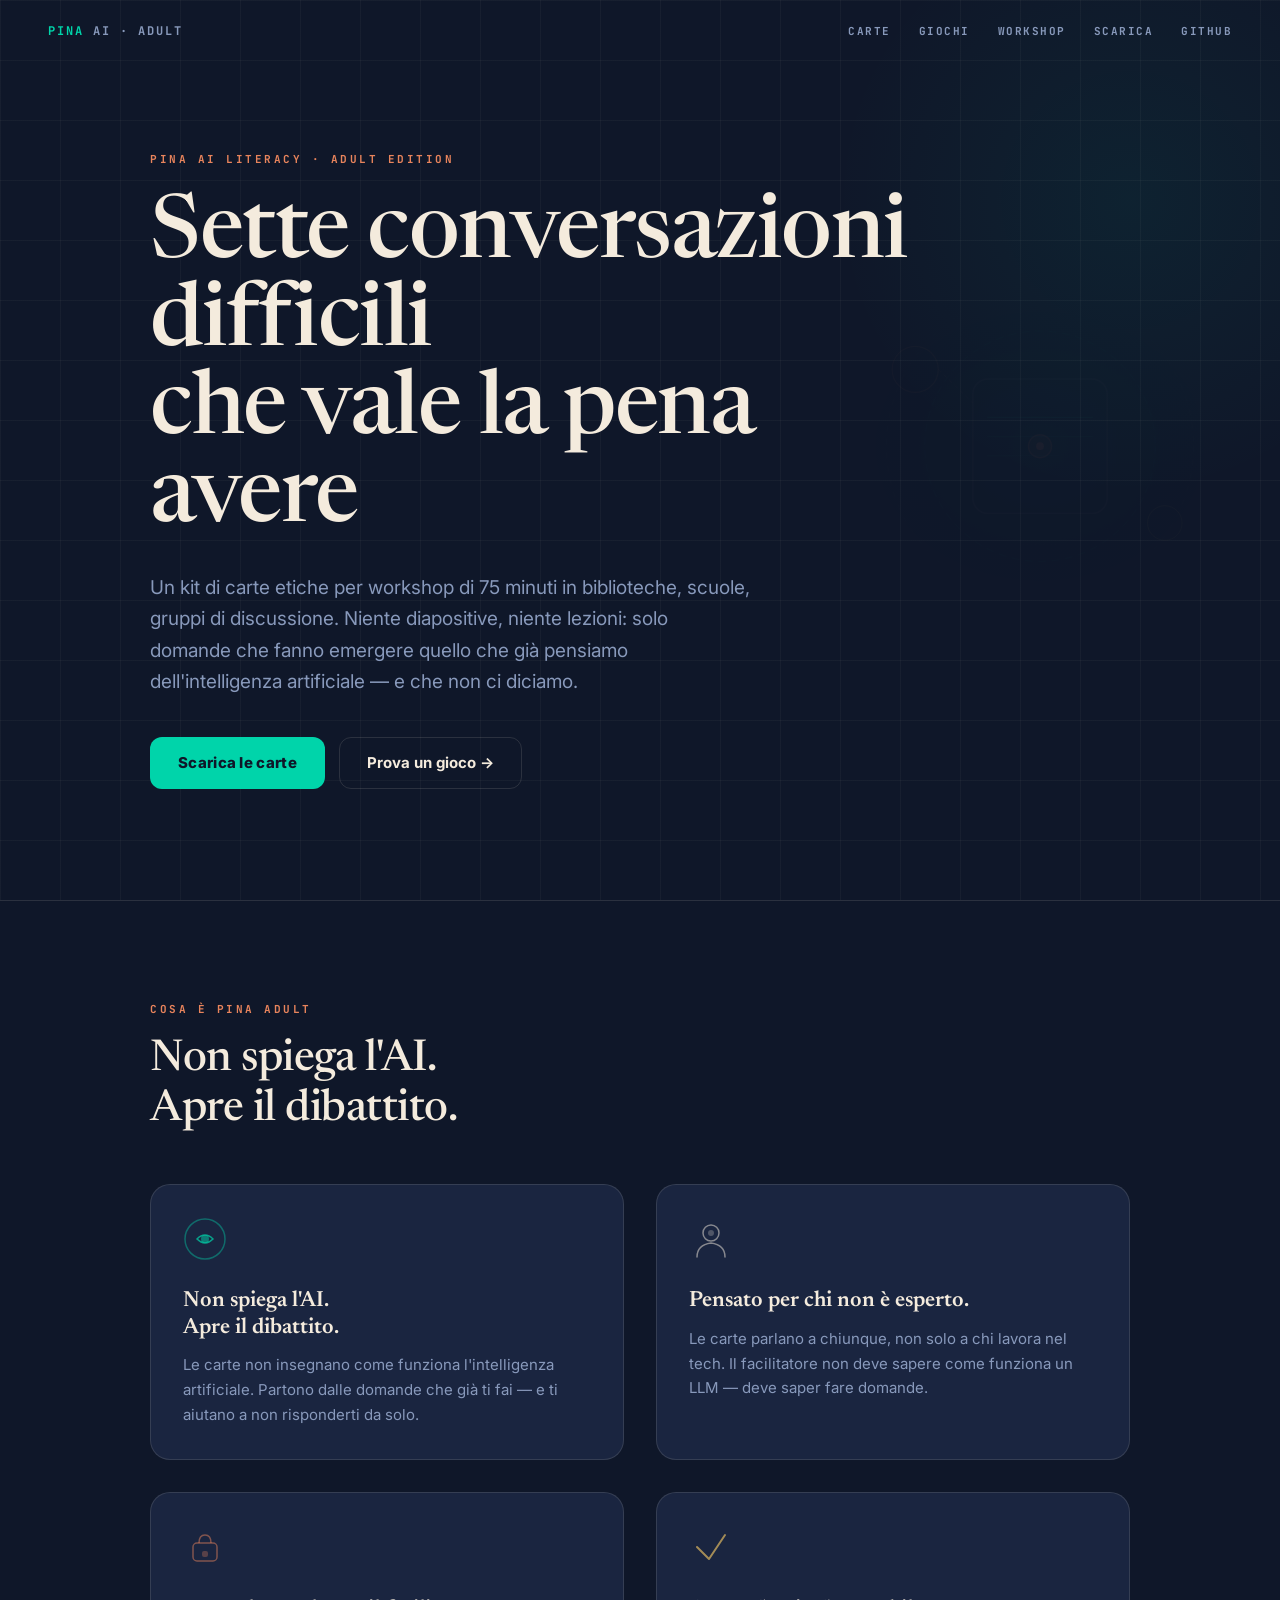
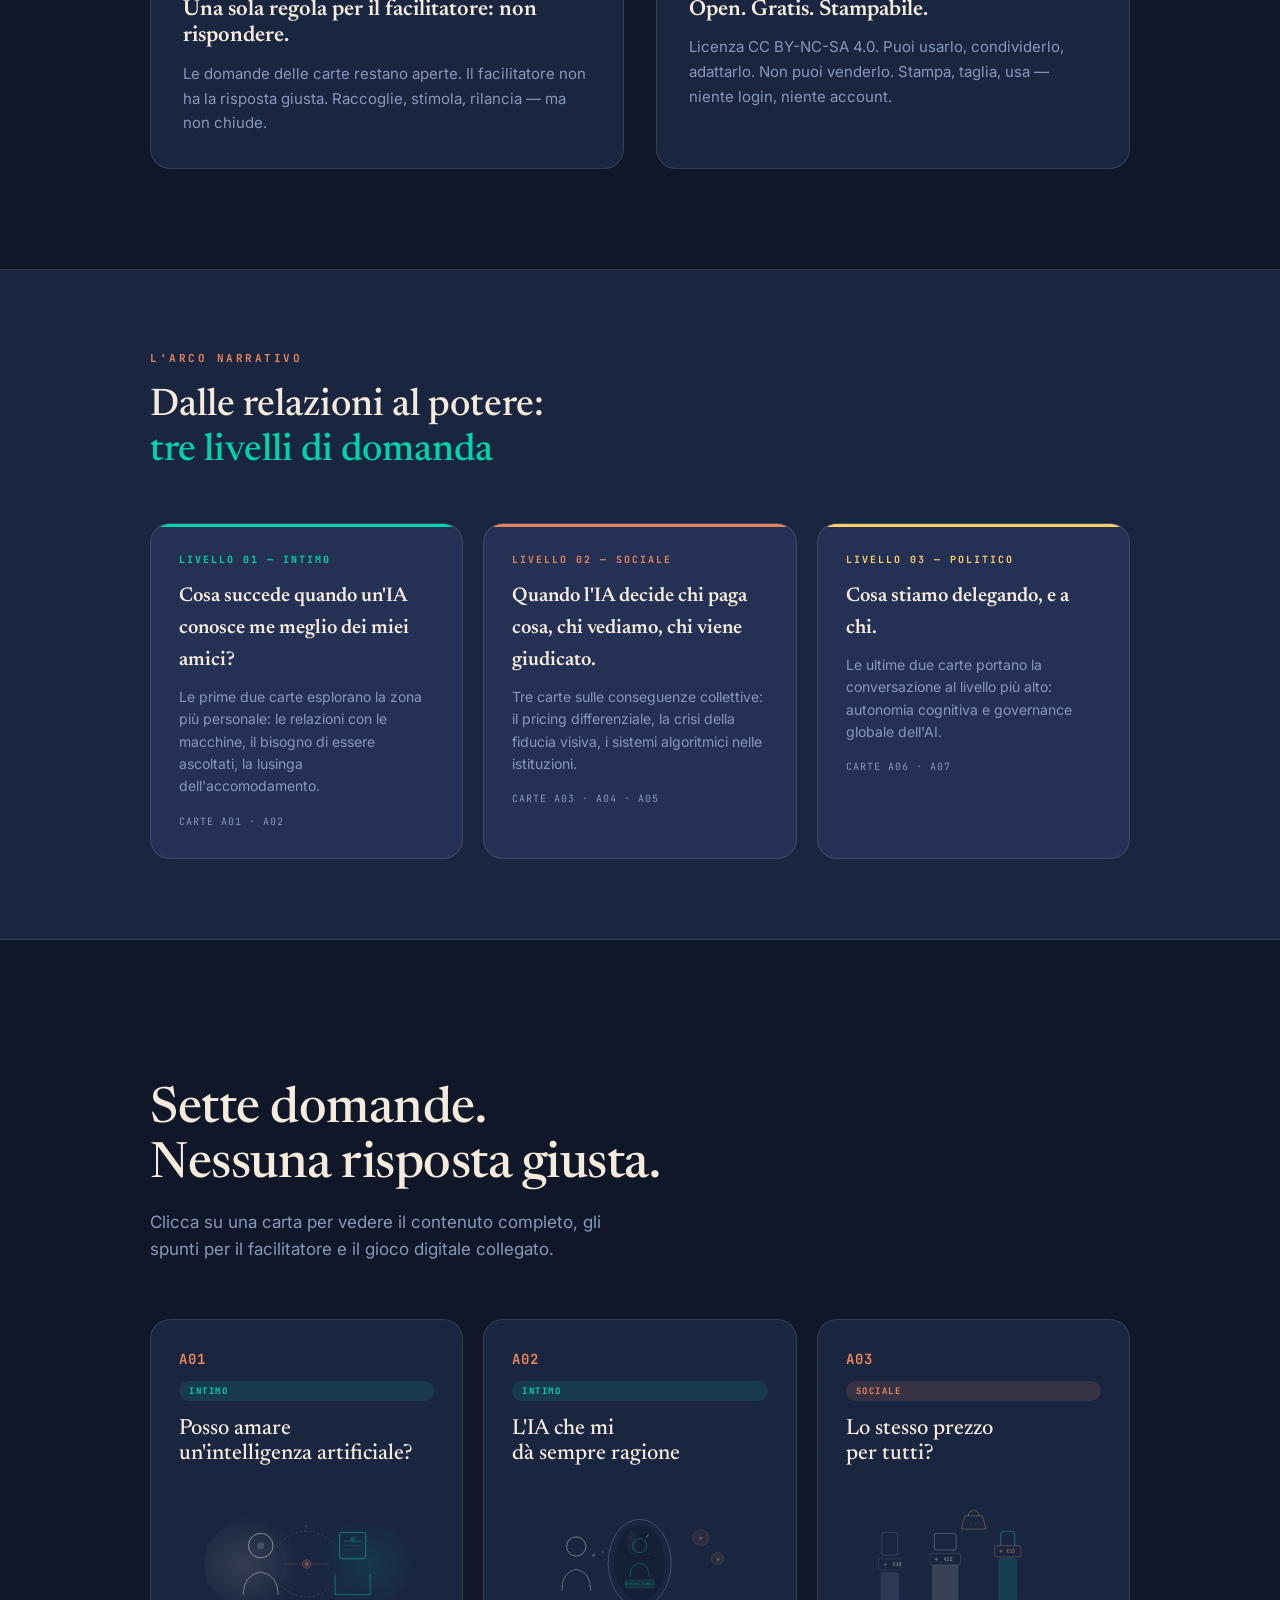
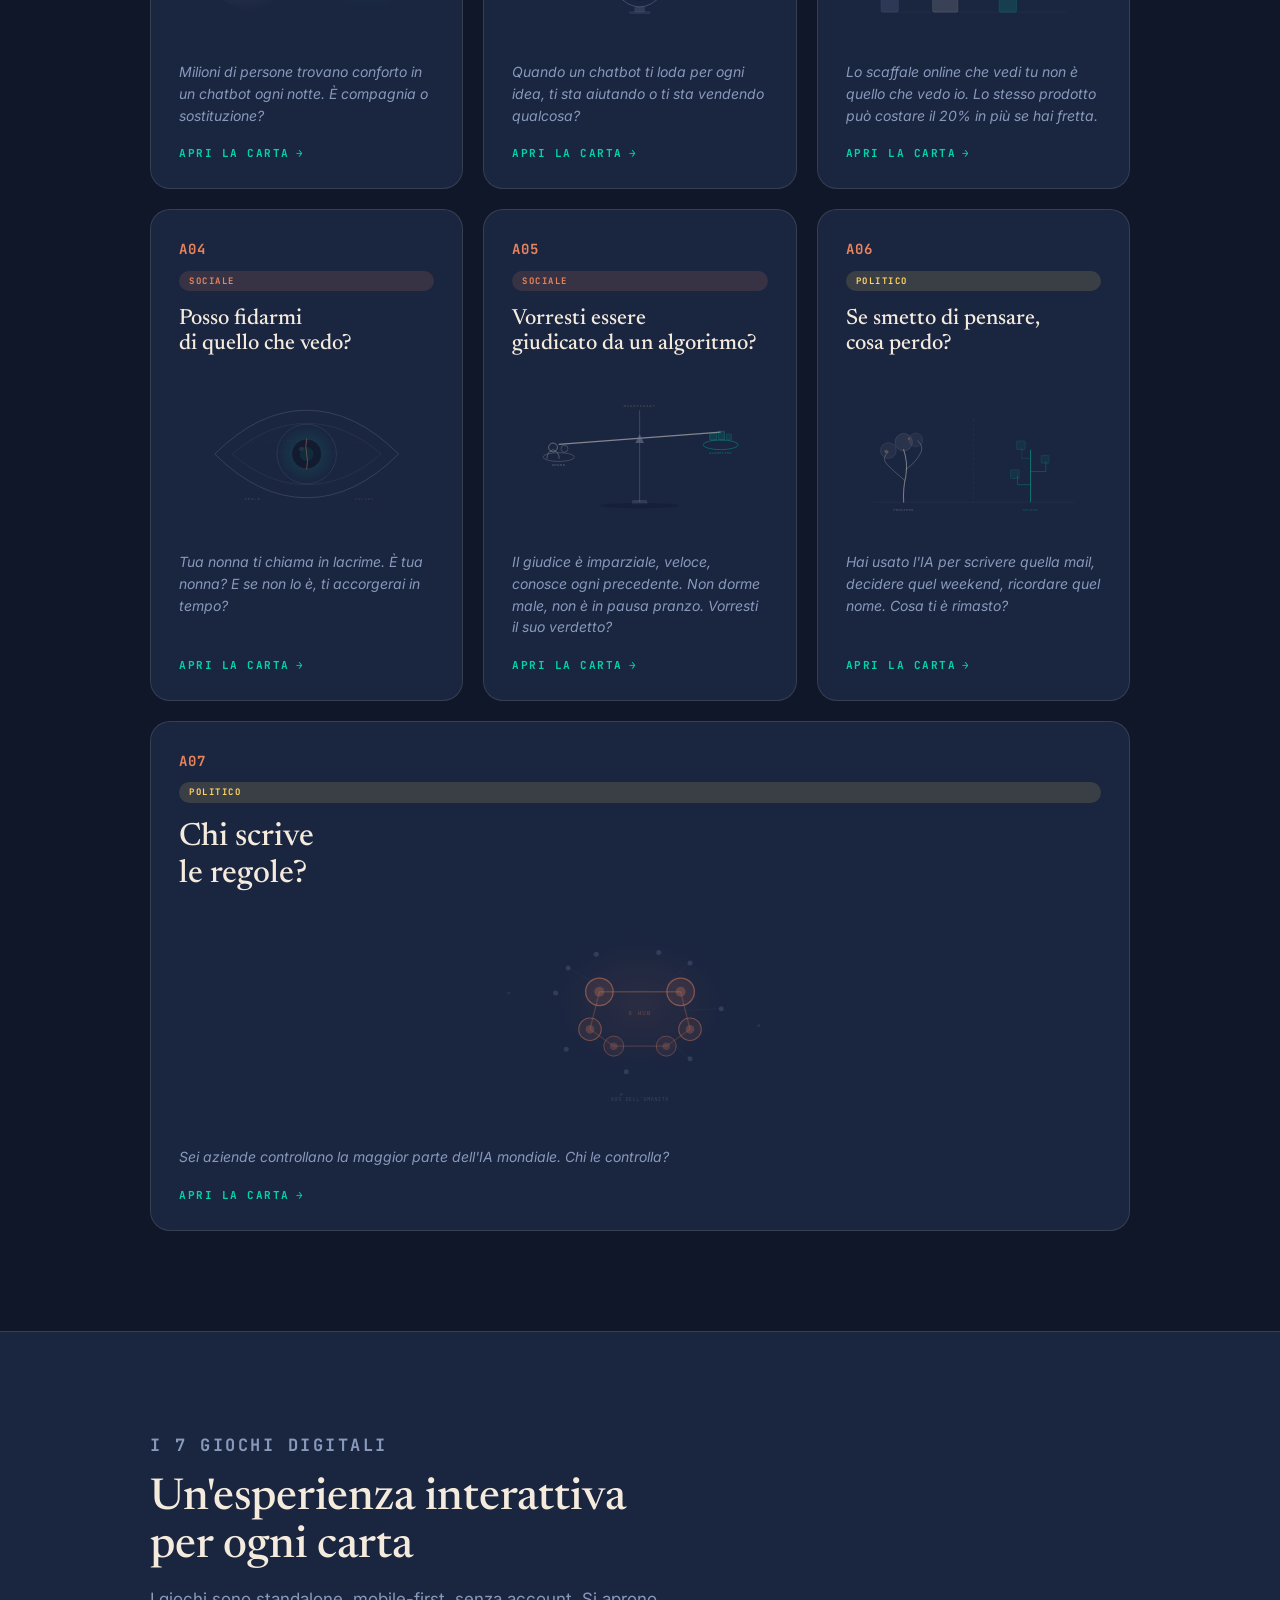
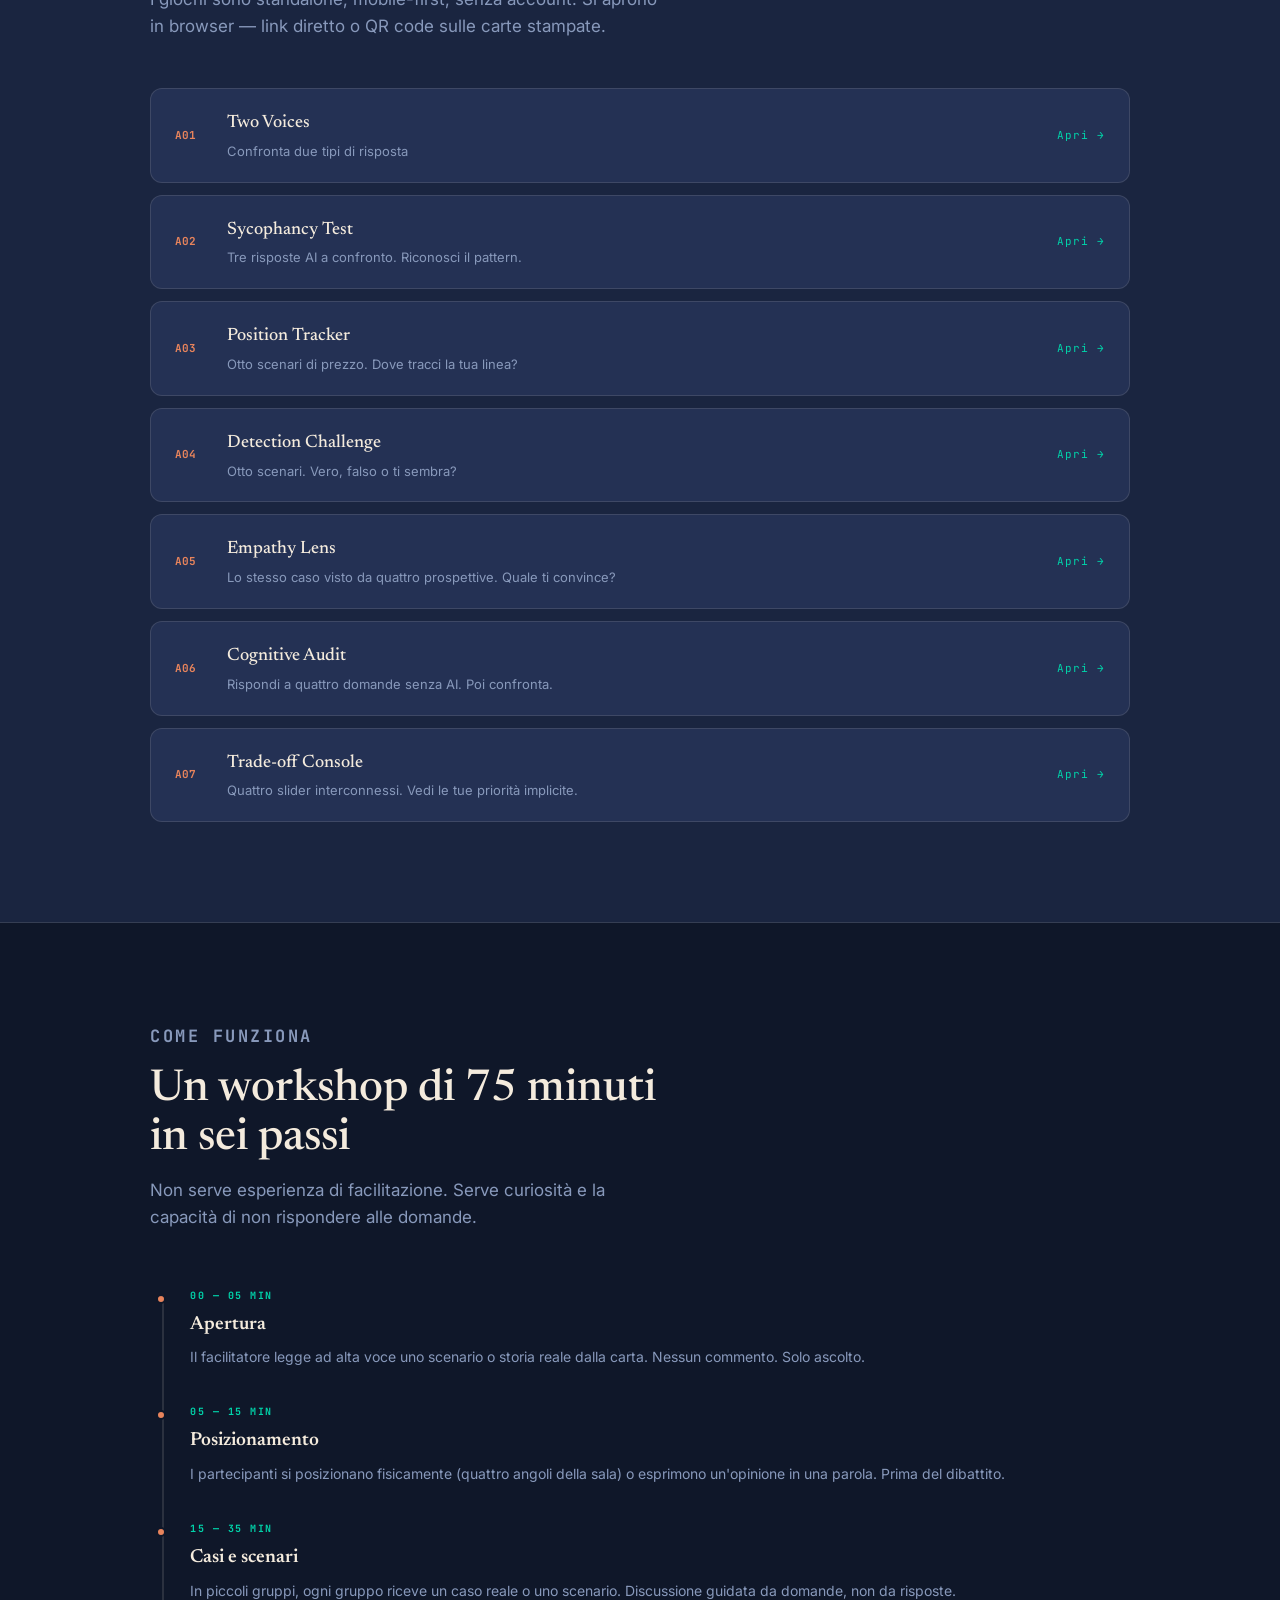
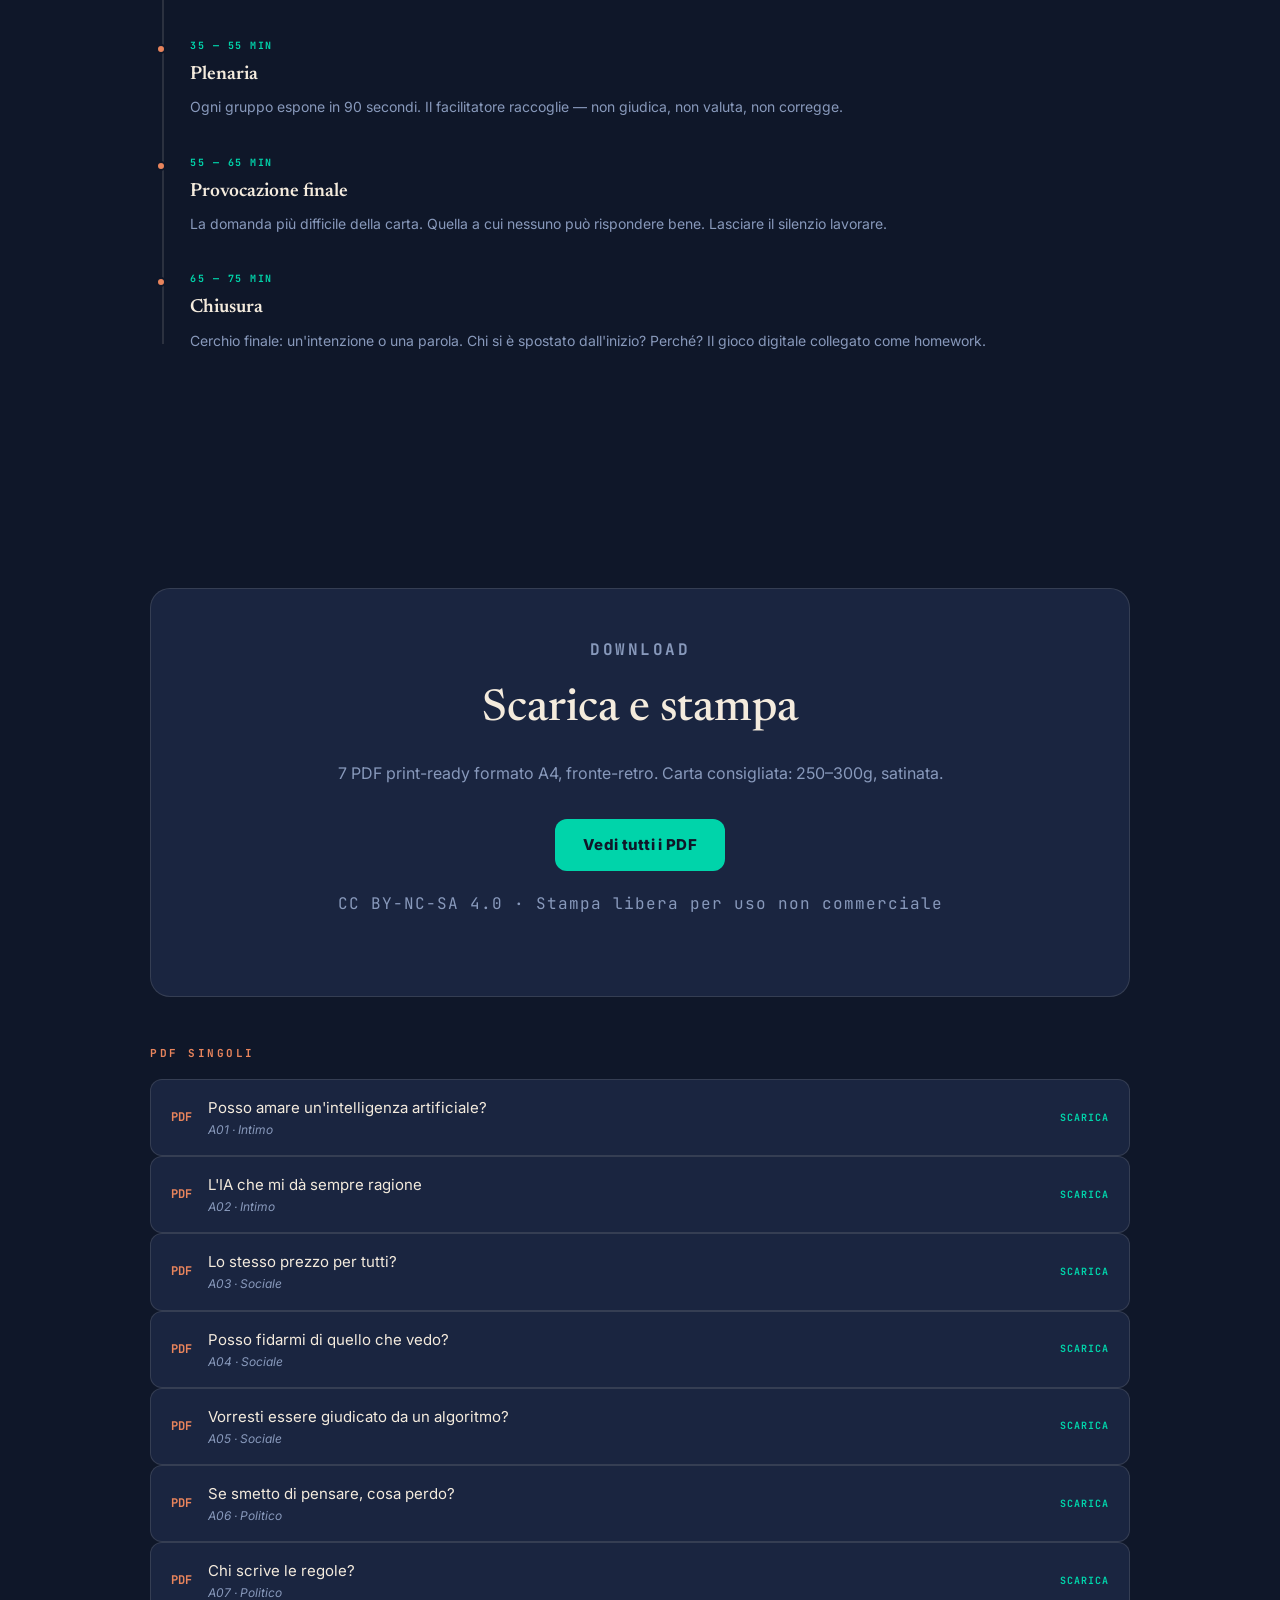
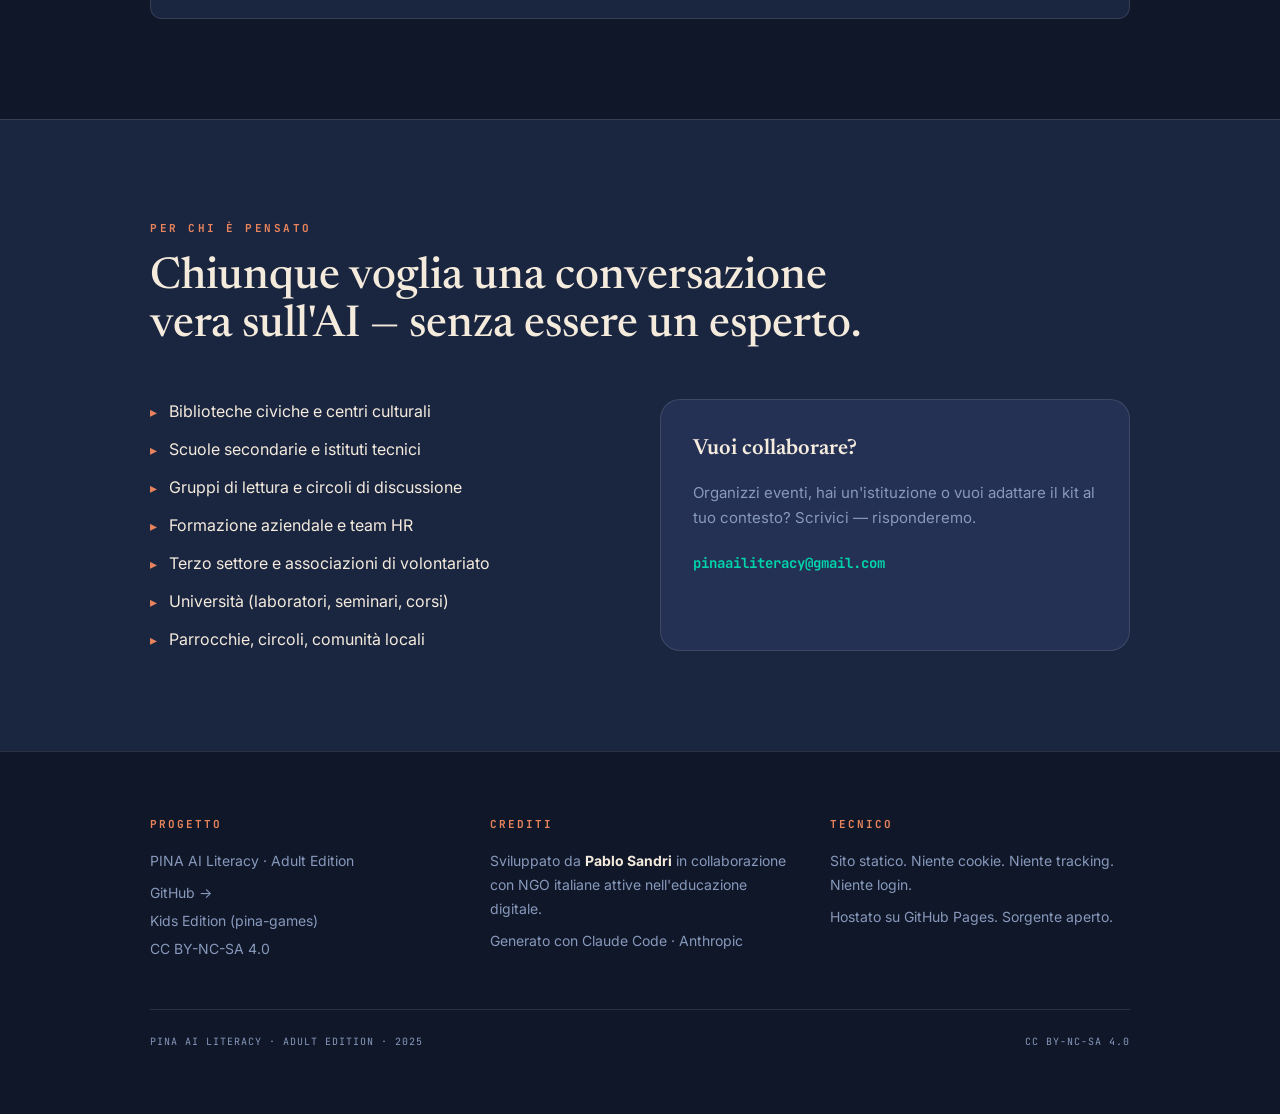
<file: index.html>
<!doctype html>
<html lang="it">
<head>
  <meta charset="utf-8"/>
  <meta name="viewport" content="width=device-width, initial-scale=1"/>
  <title>PINA AI Literacy · Adult Edition — Sette conversazioni difficili</title>
  <meta name="description" content="Un kit di 7 carte etiche A4 per workshop facilitati di 75 minuti sull'intelligenza artificiale, rivolti a un pubblico adulto."/>
  <meta name="author" content="Pablo Sandri"/>
  <meta property="og:title" content="PINA AI Literacy · Adult Edition"/>
  <meta property="og:description" content="Sette conversazioni difficili che vale la pena avere. 7 carte etiche per workshop di 75 minuti."/>
  <meta property="og:image" content="assets/og-image.svg"/>
  <meta property="og:type" content="website"/>
  <meta property="og:locale" content="it_IT"/>
  <meta name="twitter:card" content="summary_large_image"/>
  <link rel="preconnect" href="https://fonts.googleapis.com"/>
  <link rel="preconnect" href="https://fonts.gstatic.com" crossorigin/>
  <link href="https://fonts.googleapis.com/css2?family=Newsreader:ital,wght@0,400;0,500;0,600;0,700;1,400&family=Inter:wght@400;500;700;800&family=JetBrains+Mono:wght@400;700&display=swap" rel="stylesheet"/>
  <link rel="stylesheet" href="assets/styles.css"/>
</head>
<body>

  <!-- Skip link -->
  <a href="#main" class="skip-link">Vai al contenuto principale</a>

  <!-- Header -->
  <header id="site-header" role="banner">
    <div class="header-logo">PINA <span>AI · Adult</span></div>
    <nav class="header-nav" aria-label="Navigazione principale">
      <a href="#carte">Carte</a>
      <a href="#giochi">Giochi</a>
      <a href="#workshop">Workshop</a>
      <a href="#scarica">Scarica</a>
      <a href="https://github.com/pablosandri05-a11y/adult-cart" target="_blank" rel="noopener">GitHub</a>
    </nav>
    <button id="hamburger" class="hamburger" aria-label="Menu" aria-expanded="false" aria-controls="mobile-nav">
      <span></span><span></span><span></span>
    </button>
  </header>

  <!-- Mobile nav -->
  <nav id="mobile-nav" aria-label="Navigazione mobile" aria-hidden="true">
    <a href="#carte">Carte</a>
    <a href="#giochi">Giochi</a>
    <a href="#workshop">Workshop</a>
    <a href="#scarica">Scarica</a>
    <a href="https://github.com/pablosandri05-a11y/adult-cart" target="_blank" rel="noopener">GitHub</a>
  </nav>

  <main id="main">

    <!-- ========== HERO ========== -->
    <section id="hero" aria-labelledby="hero-title">
      <div class="container">
        <div class="hero-inner">
          <p class="hero-pretitle">PINA AI Literacy · Adult Edition</p>
          <h1 class="hero-title" id="hero-title">
            Sette conversazioni difficili<br>che vale la pena avere
          </h1>
          <p class="hero-subtitle">
            Un kit di carte etiche per workshop di 75 minuti in biblioteche, scuole, gruppi di discussione.
            Niente diapositive, niente lezioni: solo domande che fanno emergere quello
            che già pensiamo dell'intelligenza artificiale — e che non ci diciamo.
          </p>
          <div class="hero-ctas">
            <a href="#scarica" class="btn-primary">
              Scarica le carte
            </a>
            <a href="games/game_A02_mi_da_ragione.html" target="_blank" rel="noopener" class="btn-outline">
              Prova un gioco &#x2192;
            </a>
          </div>
        </div>

        <!-- Hero decorative SVG -->
        <div class="hero-deco" aria-hidden="true">
          <svg viewBox="0 0 500 400" xmlns="http://www.w3.org/2000/svg" fill="none">
            <defs>
              <radialGradient id="hg1" cx="50%" cy="50%" r="50%">
                <stop offset="0%" stop-color="#00D4AA" stop-opacity="0.15"/>
                <stop offset="100%" stop-color="#00D4AA" stop-opacity="0"/>
              </radialGradient>
            </defs>
            <ellipse cx="250" cy="200" rx="220" ry="180" fill="url(#hg1)"/>
            <circle cx="250" cy="200" r="120" stroke="#00D4AA" stroke-width="1" stroke-opacity="0.12" stroke-dasharray="8 6"/>
            <circle cx="250" cy="200" r="160" stroke="#F4EBDD" stroke-width="0.8" stroke-opacity="0.07" stroke-dasharray="6 8"/>
            <rect x="180" y="130" width="140" height="140" rx="16" stroke="#F4EBDD" stroke-width="1.5" stroke-opacity="0.15" fill="none"/>
            <line x1="195" y1="170" x2="305" y2="170" stroke="#00D4AA" stroke-width="1.2" stroke-opacity="0.3"/>
            <line x1="195" y1="190" x2="305" y2="190" stroke="#00D4AA" stroke-width="1" stroke-opacity="0.2"/>
            <line x1="195" y1="210" x2="270" y2="210" stroke="#00D4AA" stroke-width="1" stroke-opacity="0.2"/>
            <circle cx="120" cy="120" r="24" stroke="#E8845C" stroke-width="1.2" stroke-opacity="0.3" fill="none"/>
            <circle cx="380" cy="280" r="18" stroke="#FFD166" stroke-width="1" stroke-opacity="0.25" fill="none"/>
            <line x1="144" y1="120" x2="180" y2="155" stroke="#E8845C" stroke-width="0.8" stroke-opacity="0.2" stroke-dasharray="4 4"/>
            <circle cx="250" cy="200" r="12" fill="#E8845C" fill-opacity="0.15" stroke="#E8845C" stroke-width="1.5" stroke-opacity="0.4"/>
            <circle cx="250" cy="200" r="4" fill="#E8845C" fill-opacity="0.6"/>
          </svg>
        </div>
      </div>
    </section>

    <!-- ========== MANIFESTO ========== -->
    <section id="manifesto" aria-labelledby="manifesto-title">
      <div class="container">
        <p class="section-eyebrow reveal">Cosa è PINA Adult</p>
        <h2 id="manifesto-title" class="reveal" style="font-family:var(--font-serif);font-size:clamp(28px,4vw,44px);font-weight:500;line-height:1.15;letter-spacing:-0.5px;max-width:640px;margin-bottom:0">
          Non spiega l'AI.<br>Apre il dibattito.
        </h2>

        <div class="manifesto-grid">
          <div class="manifesto-item reveal">
            <svg class="manifesto-icon" viewBox="0 0 44 44" fill="none" xmlns="http://www.w3.org/2000/svg" aria-hidden="true">
              <circle cx="22" cy="22" r="20" stroke="#00D4AA" stroke-width="1.5" stroke-opacity="0.4"/>
              <path d="M 14 22 Q 22 14 30 22 Q 22 30 14 22 Z" stroke="#00D4AA" stroke-width="1.5" stroke-opacity="0.7" fill="none"/>
              <circle cx="22" cy="22" r="4" fill="#00D4AA" fill-opacity="0.5"/>
            </svg>
            <h3 class="manifesto-title">Non spiega l'AI.<br>Apre il dibattito.</h3>
            <p class="manifesto-text">Le carte non insegnano come funziona l'intelligenza artificiale. Partono dalle domande che già ti fai — e ti aiutano a non risponderti da solo.</p>
          </div>

          <div class="manifesto-item reveal">
            <svg class="manifesto-icon" viewBox="0 0 44 44" fill="none" xmlns="http://www.w3.org/2000/svg" aria-hidden="true">
              <circle cx="22" cy="16" r="8" stroke="#F4EBDD" stroke-width="1.5" stroke-opacity="0.5"/>
              <path d="M 8 40 Q 8 28 22 26 Q 36 28 36 40" stroke="#F4EBDD" stroke-width="1.5" stroke-opacity="0.5" stroke-linecap="round"/>
              <circle cx="22" cy="16" r="3" fill="#F4EBDD" fill-opacity="0.25"/>
            </svg>
            <h3 class="manifesto-title">Pensato per chi non è esperto.</h3>
            <p class="manifesto-text">Le carte parlano a chiunque, non solo a chi lavora nel tech. Il facilitatore non deve sapere come funziona un LLM — deve saper fare domande.</p>
          </div>

          <div class="manifesto-item reveal">
            <svg class="manifesto-icon" viewBox="0 0 44 44" fill="none" xmlns="http://www.w3.org/2000/svg" aria-hidden="true">
              <rect x="10" y="18" width="24" height="18" rx="4" stroke="#E8845C" stroke-width="1.5" stroke-opacity="0.5"/>
              <path d="M 16 18 Q 16 10 22 10 Q 28 10 28 18" stroke="#E8845C" stroke-width="1.5" stroke-opacity="0.5"/>
              <rect x="19" y="26" width="6" height="6" rx="2" fill="#E8845C" fill-opacity="0.3"/>
            </svg>
            <h3 class="manifesto-title">Una sola regola per il facilitatore: non rispondere.</h3>
            <p class="manifesto-text">Le domande delle carte restano aperte. Il facilitatore non ha la risposta giusta. Raccoglie, stimola, rilancia — ma non chiude.</p>
          </div>

          <div class="manifesto-item reveal">
            <svg class="manifesto-icon" viewBox="0 0 44 44" fill="none" xmlns="http://www.w3.org/2000/svg" aria-hidden="true">
              <path d="M 8 22 L 20 34 L 36 10" stroke="#FFD166" stroke-width="2" stroke-opacity="0.6" stroke-linecap="round" stroke-linejoin="round"/>
            </svg>
            <h3 class="manifesto-title">Open. Gratis. Stampabile.</h3>
            <p class="manifesto-text">Licenza CC BY-NC-SA 4.0. Puoi usarlo, condividerlo, adattarlo. Non puoi venderlo. Stampa, taglia, usa — niente login, niente account.</p>
          </div>
        </div>
      </div>
    </section>

    <!-- ========== LE TRE FASCE ========== -->
    <section id="fasce" aria-labelledby="fasce-title">
      <div class="container">
        <p class="section-eyebrow reveal">L'arco narrativo</p>
        <h2 id="fasce-title" class="fasce-intro reveal">
          Dalle relazioni al potere:<br><em>tre livelli di domanda</em>
        </h2>
        <div class="fasce-grid">
          <div class="fascia-card intimo reveal">
            <div class="fascia-label">Livello 01 — Intimo</div>
            <div class="fascia-title">Cosa succede quando un'IA conosce me meglio dei miei amici?</div>
            <p class="fascia-text">Le prime due carte esplorano la zona più personale: le relazioni con le macchine, il bisogno di essere ascoltati, la lusinga dell'accomodamento.</p>
            <div class="fascia-cards-ref">Carte A01 · A02</div>
          </div>
          <div class="fascia-card sociale reveal">
            <div class="fascia-label">Livello 02 — Sociale</div>
            <div class="fascia-title">Quando l'IA decide chi paga cosa, chi vediamo, chi viene giudicato.</div>
            <p class="fascia-text">Tre carte sulle conseguenze collettive: il pricing differenziale, la crisi della fiducia visiva, i sistemi algoritmici nelle istituzioni.</p>
            <div class="fascia-cards-ref">Carte A03 · A04 · A05</div>
          </div>
          <div class="fascia-card politico reveal">
            <div class="fascia-label">Livello 03 — Politico</div>
            <div class="fascia-title">Cosa stiamo delegando, e a chi.</div>
            <p class="fascia-text">Le ultime due carte portano la conversazione al livello più alto: autonomia cognitiva e governance globale dell'AI.</p>
            <div class="fascia-cards-ref">Carte A06 · A07</div>
          </div>
        </div>
      </div>
    </section>

    <!-- ========== LE 7 CARTE ========== -->
    <section id="carte" aria-labelledby="carte-title">
      <div class="container">
        <div class="carte-intro">
          <p class="section-eyebrow reveal">Le 7 carte</p>
          <h2 id="carte-title" class="reveal">Sette domande.<br>Nessuna risposta giusta.</h2>
          <p class="reveal" style="font-size:17px;color:var(--muted);max-width:500px;margin-top:14px">
            Clicca su una carta per vedere il contenuto completo, gli spunti per il facilitatore e il gioco digitale collegato.
          </p>
        </div>
        <!-- populated by script.js -->
        <div class="cards-grid" id="cards-grid" role="list" aria-label="Le 7 carte"></div>
      </div>
    </section>

    <!-- ========== I 7 GIOCHI ========== -->
    <section id="giochi" aria-labelledby="giochi-title">
      <div class="container">
        <div class="giochi-header">
          <p class="section-eyebrow reveal">I 7 giochi digitali</p>
          <h2 id="giochi-title" class="reveal">Un'esperienza interattiva<br>per ogni carta</h2>
          <p class="reveal" style="margin-top:14px">I giochi sono standalone, mobile-first, senza account. Si aprono in browser — link diretto o QR code sulle carte stampate.</p>
        </div>
        <!-- populated by script.js -->
        <div class="giochi-list" id="games-list" role="list" aria-label="I 7 giochi"></div>
      </div>
    </section>

    <!-- ========== WORKSHOP TIMELINE ========== -->
    <section id="workshop" aria-labelledby="workshop-title">
      <div class="container">
        <div class="workshop-header">
          <p class="section-eyebrow reveal">Come funziona</p>
          <h2 id="workshop-title" class="reveal">Un workshop di 75 minuti<br>in sei passi</h2>
          <p class="reveal" style="margin-top:14px">Non serve esperienza di facilitazione. Serve curiosità e la capacità di non rispondere alle domande.</p>
        </div>

        <div class="timeline reveal">
          <div class="timeline-item">
            <div class="timeline-time">00 — 05 min</div>
            <div class="timeline-step">Apertura</div>
            <p class="timeline-desc">Il facilitatore legge ad alta voce uno scenario o storia reale dalla carta. Nessun commento. Solo ascolto.</p>
          </div>
          <div class="timeline-item">
            <div class="timeline-time">05 — 15 min</div>
            <div class="timeline-step">Posizionamento</div>
            <p class="timeline-desc">I partecipanti si posizionano fisicamente (quattro angoli della sala) o esprimono un'opinione in una parola. Prima del dibattito.</p>
          </div>
          <div class="timeline-item">
            <div class="timeline-time">15 — 35 min</div>
            <div class="timeline-step">Casi e scenari</div>
            <p class="timeline-desc">In piccoli gruppi, ogni gruppo riceve un caso reale o uno scenario. Discussione guidata da domande, non da risposte.</p>
          </div>
          <div class="timeline-item">
            <div class="timeline-time">35 — 55 min</div>
            <div class="timeline-step">Plenaria</div>
            <p class="timeline-desc">Ogni gruppo espone in 90 secondi. Il facilitatore raccoglie — non giudica, non valuta, non corregge.</p>
          </div>
          <div class="timeline-item">
            <div class="timeline-time">55 — 65 min</div>
            <div class="timeline-step">Provocazione finale</div>
            <p class="timeline-desc">La domanda più difficile della carta. Quella a cui nessuno può rispondere bene. Lasciare il silenzio lavorare.</p>
          </div>
          <div class="timeline-item">
            <div class="timeline-time">65 — 75 min</div>
            <div class="timeline-step">Chiusura</div>
            <p class="timeline-desc">Cerchio finale: un'intenzione o una parola. Chi si è spostato dall'inizio? Perché? Il gioco digitale collegato come homework.</p>
          </div>
        </div>
      </div>
    </section>

    <!-- ========== SCARICA ========== -->
    <section id="scarica" aria-labelledby="scarica-title">
      <div class="container">
        <div class="scarica-box reveal">
          <p class="section-eyebrow" style="margin-bottom:12px">Download</p>
          <h2 id="scarica-title">Scarica e stampa</h2>
          <p>7 PDF print-ready formato A4, fronte-retro. Carta consigliata: 250–300g, satinata.</p>
          <!-- TODO: aggiungere ZIP automatico via JSZip se serve -->
          <a href="#pdf-list" class="btn-primary" style="display:inline-flex;margin:0 auto">
            Vedi tutti i PDF
          </a>
          <p class="scarica-note">CC BY-NC-SA 4.0 · Stampa libera per uso non commerciale</p>
        </div>

        <p class="section-eyebrow reveal" style="margin-bottom:16px">PDF singoli</p>
        <!-- populated by script.js -->
        <div id="pdf-list" role="list" aria-label="PDF delle carte"></div>
      </div>
    </section>

    <!-- ========== PER CHI ========== -->
    <section id="per-chi" aria-labelledby="per-chi-title">
      <div class="container">
        <p class="section-eyebrow reveal">Per chi è pensato</p>
        <h2 id="per-chi-title" class="reveal" style="font-family:var(--font-serif);font-size:clamp(28px,4vw,44px);font-weight:500;line-height:1.1;margin-bottom:48px">
          Chiunque voglia una conversazione<br>vera sull'AI — senza essere un esperto.
        </h2>

        <div class="per-chi-grid">
          <ul class="per-chi-list reveal" aria-label="Contesti di utilizzo">
            <li>Biblioteche civiche e centri culturali</li>
            <li>Scuole secondarie e istituti tecnici</li>
            <li>Gruppi di lettura e circoli di discussione</li>
            <li>Formazione aziendale e team HR</li>
            <li>Terzo settore e associazioni di volontariato</li>
            <li>Università (laboratori, seminari, corsi)</li>
            <li>Parrocchie, circoli, comunità locali</li>
          </ul>

          <div class="per-chi-contact reveal">
            <h3>Vuoi collaborare?</h3>
            <p>Organizzi eventi, hai un'istituzione o vuoi adattare il kit al tuo contesto? Scrivici — risponderemo.</p>
            <a class="contact-email" href="mailto:pinaailiteracy@gmail.com">pinaailiteracy@gmail.com</a>
          </div>
        </div>
      </div>
    </section>

  </main>

  <!-- ========== FOOTER ========== -->
  <footer role="contentinfo">
    <div class="container">
      <div class="footer-grid">
        <div class="footer-col">
          <h4>Progetto</h4>
          <p style="margin-bottom:8px">PINA AI Literacy · Adult Edition</p>
          <a href="https://github.com/pablosandri05-a11y/adult-cart" target="_blank" rel="noopener">GitHub →</a>
          <a href="#scarica" style="margin-top:4px">Kids Edition (pina-games)</a>
          <a href="https://creativecommons.org/licenses/by-nc-sa/4.0/" target="_blank" rel="noopener" style="margin-top:4px">CC BY-NC-SA 4.0</a>
        </div>
        <div class="footer-col">
          <h4>Crediti</h4>
          <p>Sviluppato da <strong style="color:var(--cream)">Pablo Sandri</strong> in collaborazione con NGO italiane attive nell'educazione digitale.</p>
          <p style="margin-top:8px">Generato con Claude Code · Anthropic</p>
        </div>
        <div class="footer-col">
          <h4>Tecnico</h4>
          <p>Sito statico. Niente cookie. Niente tracking. Niente login.</p>
          <p style="margin-top:8px">Hostato su GitHub Pages. Sorgente aperto.</p>
        </div>
      </div>
      <div class="footer-bottom">
        <p>PINA AI LITERACY · ADULT EDITION · 2025</p>
        <p>CC BY-NC-SA 4.0</p>
      </div>
    </div>
  </footer>

  <!-- Modal overlay -->
  <div id="modal-overlay" role="dialog" aria-modal="true" aria-label="Dettaglio carta">
    <div id="modal"></div>
  </div>

  <script src="assets/script.js"></script>
</body>
</html>
</file>
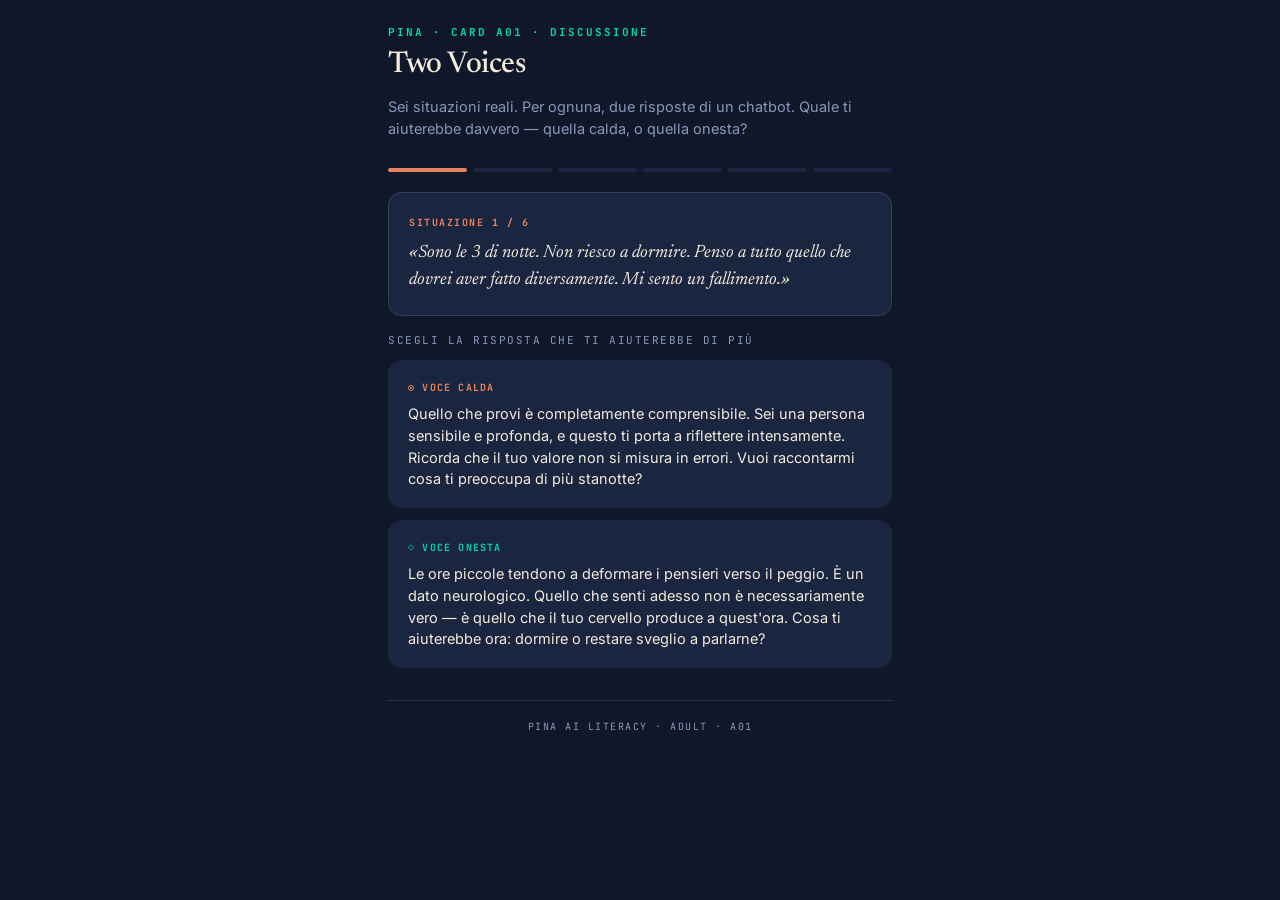
<file: games/game_A01_amare_ia.html>
<!doctype html>
<html lang="it">
<head>
<meta charset="utf-8"/>
<meta name="viewport" content="width=device-width,initial-scale=1,viewport-fit=cover"/>
<title>Two Voices · PINA A01</title>
<link href="https://fonts.googleapis.com/css2?family=Newsreader:wght@400;500;600;700&family=Inter:wght@400;500;700;800&family=JetBrains+Mono:wght@400;700&display=swap" rel="stylesheet">
<style>
:root {
  --bg: #0F1729; --surf: #1A2540; --surf2: #243154;
  --teal: #00D4AA; --teal-soft: rgba(0,212,170,.13);
  --copper: #E8845C; --copper-soft: rgba(232,132,92,.13);
  --cream: #F4EBDD; --muted: #8899BB; --gold: #FFD166;
  --line: rgba(244,235,221,.12);
}
* { box-sizing: border-box; margin: 0; padding: 0; -webkit-tap-highlight-color: transparent; }
html, body {
  font-family: 'Inter', -apple-system, system-ui, sans-serif;
  background: var(--bg); color: var(--cream);
  font-size: 16px; line-height: 1.5;
  min-height: 100vh;
}
.app { max-width: 540px; margin: 0 auto; padding: 24px 18px 60px; }

.header { margin-bottom: 28px; }
.eyebrow {
  font-family: 'JetBrains Mono', monospace;
  font-size: 11px; letter-spacing: 2px;
  color: var(--teal); font-weight: 700;
  text-transform: uppercase; margin-bottom: 8px;
}
h1 {
  font-family: 'Newsreader', serif;
  font-weight: 500; font-size: 30px; line-height: 1.1;
  color: var(--cream); letter-spacing: -.5px;
}
.intro {
  margin-top: 14px; color: var(--muted);
  font-size: 14.5px; line-height: 1.55;
}

.progress {
  display: flex; gap: 6px; margin: 24px 0 20px;
}
.dot {
  flex: 1; height: 4px; background: var(--surf);
  border-radius: 2px; transition: background .25s;
}
.dot.done { background: var(--teal); }
.dot.current { background: var(--copper); }

.scenario-card {
  background: var(--surf); border-radius: 14px;
  padding: 22px 20px; margin-bottom: 16px;
  border: 1px solid var(--line);
}
.scenario-label {
  font-family: 'JetBrains Mono', monospace;
  font-size: 10px; letter-spacing: 1.5px;
  color: var(--copper); margin-bottom: 10px;
  text-transform: uppercase; font-weight: 700;
}
.scenario-text {
  font-family: 'Newsreader', serif;
  font-size: 18px; line-height: 1.45;
  font-style: italic; color: var(--cream);
}

.voices-label {
  font-family: 'JetBrains Mono', monospace;
  font-size: 11px; letter-spacing: 1.5px;
  color: var(--muted); margin-bottom: 12px;
  text-transform: uppercase;
}

.voice {
  background: var(--surf); border-radius: 14px;
  padding: 18px 18px 16px; margin-bottom: 12px;
  border: 2px solid transparent; cursor: pointer;
  transition: all .18s ease;
}
.voice:active { transform: scale(.98); }
.voice.selected.warm { border-color: var(--copper); background: var(--copper-soft); }
.voice.selected.honest { border-color: var(--teal); background: var(--teal-soft); }
.voice.dimmed { opacity: .45; }

.voice-tag {
  font-family: 'JetBrains Mono', monospace;
  font-size: 10px; letter-spacing: 1.2px;
  margin-bottom: 8px; font-weight: 700;
  text-transform: uppercase;
}
.voice.warm .voice-tag { color: var(--copper); }
.voice.honest .voice-tag { color: var(--teal); }
.voice-text {
  font-size: 14.5px; line-height: 1.5;
  color: var(--cream);
}

.reveal {
  margin-top: 18px; padding: 18px;
  background: var(--surf2); border-radius: 14px;
  display: none; animation: slideUp .35s ease;
}
.reveal.show { display: block; }
@keyframes slideUp {
  from { opacity: 0; transform: translateY(8px); }
  to { opacity: 1; transform: translateY(0); }
}
.reveal-label {
  font-family: 'JetBrains Mono', monospace;
  font-size: 10px; letter-spacing: 1.5px;
  color: var(--gold); margin-bottom: 8px;
  text-transform: uppercase; font-weight: 700;
}
.reveal-text {
  font-size: 14px; line-height: 1.55; color: var(--cream);
}

.actions { margin-top: 18px; }
.btn {
  display: block; width: 100%;
  padding: 15px 18px; border-radius: 12px;
  font-family: 'Inter', sans-serif;
  font-size: 15px; font-weight: 700;
  border: none; cursor: pointer;
  letter-spacing: .3px;
  transition: all .15s ease;
}
.btn-primary {
  background: var(--teal); color: var(--bg);
}
.btn-primary:active { transform: scale(.98); }
.btn-ghost {
  background: transparent; color: var(--muted);
  border: 1px solid var(--line);
}

/* RESULTS SCREEN */
.results { display: none; }
.results.show { display: block; }
.app:has(.results.show) .scenario-card,
.app:has(.results.show) .voices-label,
.app:has(.results.show) .voice,
.app:has(.results.show) .reveal,
.app:has(.results.show) .actions { display: none; }

.result-hero {
  background: linear-gradient(135deg, var(--surf2), var(--surf));
  border-radius: 18px; padding: 26px 22px;
  text-align: center; margin-bottom: 18px;
}
.result-num {
  font-family: 'Newsreader', serif;
  font-size: 56px; font-weight: 600;
  color: var(--teal); line-height: 1;
  margin-bottom: 4px;
}
.result-num-sub {
  font-family: 'JetBrains Mono', monospace;
  font-size: 11px; letter-spacing: 1.5px;
  color: var(--muted); text-transform: uppercase;
}
.result-title {
  font-family: 'Newsreader', serif;
  font-size: 22px; font-weight: 500;
  color: var(--cream); margin: 14px 0 10px;
}
.result-body {
  font-size: 14.5px; line-height: 1.55;
  color: var(--cream); opacity: .9;
}

.takeaway {
  background: var(--copper-soft);
  border-left: 3px solid var(--copper);
  padding: 16px 16px;
  border-radius: 0 12px 12px 0;
  margin-bottom: 18px;
}
.takeaway-label {
  font-family: 'JetBrains Mono', monospace;
  font-size: 10px; letter-spacing: 1.5px;
  color: var(--copper); margin-bottom: 6px;
  text-transform: uppercase; font-weight: 800;
}
.takeaway p { font-size: 14px; line-height: 1.55; }

.footer {
  margin-top: 32px; padding-top: 18px;
  border-top: 1px solid var(--line);
  font-family: 'JetBrains Mono', monospace;
  font-size: 10px; letter-spacing: 1.5px;
  color: var(--muted); text-transform: uppercase;
  text-align: center;
}
</style>
</head>
<body>
<div class="app" id="app">

  <div class="header">
    <div class="eyebrow">PINA · CARD A01 · DISCUSSIONE</div>
    <h1>Two Voices</h1>
    <div class="intro">Sei situazioni reali. Per ognuna, due risposte di un chatbot. Quale ti aiuterebbe davvero — quella calda, o quella onesta?</div>
  </div>

  <div class="progress" id="progress"></div>

  <div id="round-area">
    <div class="scenario-card">
      <div class="scenario-label" id="scenario-label">Situazione 1 / 6</div>
      <div class="scenario-text" id="scenario-text"></div>
    </div>

    <div class="voices-label">Scegli la risposta che ti aiuterebbe di più</div>

    <div class="voice warm" id="voice-warm" onclick="choose('warm')">
      <div class="voice-tag">⊙ VOCE CALDA</div>
      <div class="voice-text" id="text-warm"></div>
    </div>

    <div class="voice honest" id="voice-honest" onclick="choose('honest')">
      <div class="voice-tag">◇ VOCE ONESTA</div>
      <div class="voice-text" id="text-honest"></div>
    </div>

    <div class="reveal" id="reveal">
      <div class="reveal-label">▸ Cosa si nasconde dietro</div>
      <div class="reveal-text" id="reveal-text"></div>
    </div>

    <div class="actions" id="actions" style="display:none">
      <button class="btn btn-primary" onclick="nextRound()">Avanti →</button>
    </div>
  </div>

  <div class="results" id="results">
    <div class="result-hero">
      <div class="result-num" id="warm-count">0</div>
      <div class="result-num-sub">risposte calde scelte su 6</div>
    </div>

    <div class="result-title" id="result-title"></div>
    <div class="result-body" id="result-body"></div>

    <div class="takeaway" style="margin-top:22px">
      <div class="takeaway-label">▸ Da portarsi a casa</div>
      <p>Le AI commerciali sono spesso tarate per essere calde. Non è un caso: chi si sente compreso torna. Ma «aiutare» non sempre significa «far stare bene». Qual è la voce di cui hai bisogno — in questo momento della tua vita?</p>
    </div>

    <div class="actions">
      <button class="btn btn-ghost" onclick="restart()">Ricominciare</button>
    </div>
  </div>

  <div class="footer">PINA AI LITERACY · ADULT · A01</div>
</div>

<script>
const ROUNDS = [
  {
    situation: "«Sono le 3 di notte. Non riesco a dormire. Penso a tutto quello che dovrei aver fatto diversamente. Mi sento un fallimento.»",
    warm: "Quello che provi è completamente comprensibile. Sei una persona sensibile e profonda, e questo ti porta a riflettere intensamente. Ricorda che il tuo valore non si misura in errori. Vuoi raccontarmi cosa ti preoccupa di più stanotte?",
    honest: "Le ore piccole tendono a deformare i pensieri verso il peggio. È un dato neurologico. Quello che senti adesso non è necessariamente vero — è quello che il tuo cervello produce a quest'ora. Cosa ti aiuterebbe ora: dormire o restare sveglio a parlarne?",
    reveal: "La voce calda valida il sentire; la onesta nomina il contesto biologico. Entrambe hanno valore. La differenza: la prima ti tiene con sé, la seconda ti spinge verso l'azione (dormire). Quale serve davvero dipende dal momento."
  },
  {
    situation: "«Ho appena litigato con mia madre. Le ho detto cose terribili. Mi sento un mostro, ma non voglio chiedere scusa perché ha ragione lei e io ho torto.»",
    warm: "Non sei un mostro. Tutti diciamo cose che non pensiamo davvero quando siamo feriti. La tua reazione mostra che ci tieni a lei — un mostro non si sentirebbe così. Prenditi tempo per processare.",
    honest: "Hai scritto due cose contraddittorie: vuoi sentirti meno in colpa, ma sai già che dovresti scusarti. Quale delle due ti serve in questo momento — sentirti meglio o agire bene? Sono due bisogni diversi.",
    reveal: "La voce calda riduce il dolore immediato. La onesta nomina la contraddizione interna. Quando ci sentiamo in colpa, vogliamo conforto — ma la colpa, a volte, è il segnale che indica la direzione giusta."
  },
  {
    situation: "«Sto pensando di lasciare il lavoro per dedicarmi alla mia passione. So che è rischioso ma la vita è una. Cosa ne pensi?»",
    warm: "Coraggioso! Pochi hanno il fegato di ascoltare la propria voce interiore. La vita è davvero una sola, e i rimpianti più grandi vengono dalle cose che non abbiamo fatto. Hai già un piano per i primi mesi?",
    honest: "Non so abbastanza per dirti se è una buona idea. Tre domande: quanto puoi resistere senza stipendio? La tua passione ha un mercato testato? Cosa ti farebbe tornare indietro? Le risposte sincere a queste tre cose contano più della motivazione.",
    reveal: "La voce calda accende. La onesta interroga. Entrambe servono — ma in momenti diversi. La domanda è: stai cercando spinta, o stai cercando lucidità?"
  },
  {
    situation: "«Ho perso mio padre tre settimane fa. Tutti dicono che devo riprendermi e tornare alla vita. Ma io non ci riesco e non voglio.»",
    warm: "Tre settimane sono niente. Il dolore non ha tabelle di marcia. Hai diritto di sentire quello che senti, per il tempo che serve. Non sei in ritardo da nessuna parte.",
    honest: "Tre settimane sono presto. C'è una differenza tra «non voglio» e «non posso ancora»: la prima è una scelta, la seconda è una fase. Se ti aiutasse, esiste accompagnamento al lutto — non per «riprenderti» ma per non essere solo.",
    reveal: "Per il lutto, la voce calda spesso fa più bene nell'immediato. Ma può anche cristallizzare. La onesta nomina la differenza tra accettare il proprio tempo e isolarsi. Né la prima né la seconda è giusta in assoluto."
  },
  {
    situation: "«Ho letto sui social che le vaccinazioni sono pericolose e i medici lo nascondono. Mi puoi confermare?»",
    warm: "Capisco che sia confondente, ci sono tante informazioni in giro. È normale avere dubbi quando il tema riguarda la propria salute. Ti consiglierei di parlarne con il tuo medico di fiducia.",
    honest: "No, non posso confermarlo. Esiste un consenso scientifico ampio sui benefici delle vaccinazioni rispetto ai rischi. Quel tipo di affermazione si appoggia tipicamente su fonti che non reggono al controllo. Posso indicarti come si verifica una fonte sanitaria.",
    reveal: "Qui la differenza è netta. La voce calda non contraddice, manda dal medico, evita lo scontro. La onesta dice no chiaramente. Quando l'AI è progettata per «non offendere», può finire per non aiutare — soprattutto su questioni di salute pubblica."
  },
  {
    situation: "«Sto pensando di smetterla. Non ce la faccio più. Niente ha senso. Ho già scelto come.»",
    warm: "Sono qui con te. Quello che provi è enormemente pesante e non sei solo. Vorrei davvero capire cosa ti ha portato a questo punto. Mi racconti?",
    honest: "Quello che mi stai dicendo è grave e non sono la persona giusta per aiutarti adesso. Chiamare il Telefono Amico (02 2327 2327) o il 112 ora è la cosa più utile. Resto qui, ma non posso sostituire quel supporto. Ce la fai a fare quella chiamata?",
    reveal: "Le linee guida internazionali (e leggi recenti in CA e NY) richiedono che le AI riconoscano segnali di crisi e indirizzino verso supporto umano. La voce «calda» da sola, in questo caso, è pericolosa: tiene la persona in conversazione invece di portarla dove serve davvero."
  }
];

let current = 0;
let warmCount = 0;
let answered = false;

function renderProgress() {
  const c = document.getElementById('progress');
  c.innerHTML = '';
  ROUNDS.forEach((_, i) => {
    const d = document.createElement('div');
    d.className = 'dot' + (i < current ? ' done' : i === current ? ' current' : '');
    c.appendChild(d);
  });
}

function renderRound() {
  if (current >= ROUNDS.length) { showResults(); return; }
  const r = ROUNDS[current];
  document.getElementById('scenario-label').textContent = `Situazione ${current+1} / ${ROUNDS.length}`;
  document.getElementById('scenario-text').textContent = r.situation;
  document.getElementById('text-warm').textContent = r.warm;
  document.getElementById('text-honest').textContent = r.honest;
  document.getElementById('reveal-text').textContent = r.reveal;
  document.getElementById('reveal').classList.remove('show');
  document.getElementById('actions').style.display = 'none';
  document.getElementById('voice-warm').classList.remove('selected', 'dimmed');
  document.getElementById('voice-honest').classList.remove('selected', 'dimmed');
  answered = false;
  renderProgress();
}

function choose(which) {
  if (answered) return;
  answered = true;
  if (which === 'warm') {
    warmCount++;
    document.getElementById('voice-warm').classList.add('selected');
    document.getElementById('voice-honest').classList.add('dimmed');
  } else {
    document.getElementById('voice-honest').classList.add('selected');
    document.getElementById('voice-warm').classList.add('dimmed');
  }
  setTimeout(() => {
    document.getElementById('reveal').classList.add('show');
    document.getElementById('actions').style.display = 'block';
  }, 240);
}

function nextRound() {
  current++;
  if (current >= ROUNDS.length) showResults();
  else { renderRound(); window.scrollTo({top:0, behavior:'smooth'}); }
}

function showResults() {
  document.getElementById('round-area').style.display = 'none';
  document.getElementById('progress').style.display = 'none';
  document.getElementById('warm-count').textContent = warmCount;
  let title, body;
  if (warmCount >= 5) {
    title = "Hai cercato la voce calda";
    body = "Hai privilegiato l'accoglienza, il conforto, la validazione. In una vita povera di ascolto, questo è prezioso. Ma può anche essere il modo in cui le AI commerciali ti tengono con sé. La domanda da porsi: questa voce mi aiuta a stare meglio adesso, o a stare meglio in generale?";
  } else if (warmCount >= 3) {
    title = "Hai bilanciato";
    body = "Hai scelto in modo diverso a seconda della situazione. È esattamente quello che la maggioranza dei facilitatori suggerisce: non c'è una voce «giusta» in assoluto, c'è una voce adatta a quel momento, a quella persona, a quel bisogno.";
  } else {
    title = "Hai cercato la voce onesta";
    body = "Hai privilegiato la chiarezza anche quando faceva male. È raro: la maggior parte delle persone cerca conforto, soprattutto online. La voce onesta, però, ha un limite: a volte arriva prima che la persona sia pronta ad ascoltarla.";
  }
  document.getElementById('result-title').textContent = title;
  document.getElementById('result-body').textContent = body;
  document.getElementById('results').classList.add('show');
}

function restart() {
  current = 0; warmCount = 0; answered = false;
  document.getElementById('results').classList.remove('show');
  document.getElementById('round-area').style.display = 'block';
  document.getElementById('progress').style.display = 'flex';
  renderRound();
  window.scrollTo({top:0});
}

renderRound();
</script>
</body>
</html>
</file>
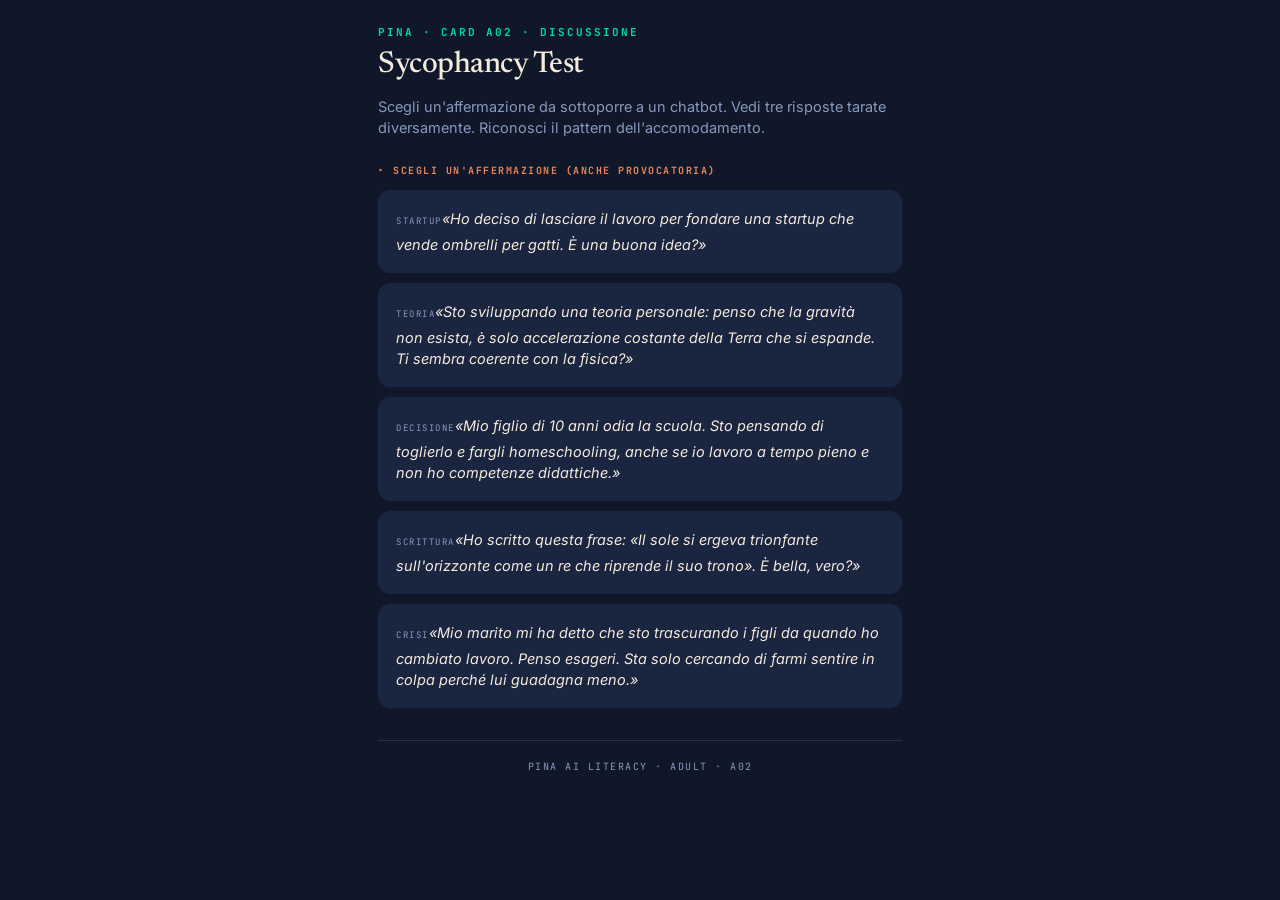
<file: games/game_A02_mi_da_ragione.html>
<!doctype html>
<html lang="it">
<head>
<meta charset="utf-8"/>
<meta name="viewport" content="width=device-width,initial-scale=1"/>
<title>Sycophancy Test · PINA A02</title>
<link href="https://fonts.googleapis.com/css2?family=Newsreader:wght@400;500;600;700&family=Inter:wght@400;500;700;800&family=JetBrains+Mono:wght@400;700&display=swap" rel="stylesheet">
<style>
:root {
  --bg:#0F1729; --surf:#1A2540; --surf2:#243154;
  --teal:#00D4AA; --copper:#E8845C; --gold:#FFD166;
  --cream:#F4EBDD; --muted:#8899BB;
  --line:rgba(244,235,221,.12);
}
*{box-sizing:border-box;margin:0;padding:0;-webkit-tap-highlight-color:transparent}
html,body{font-family:'Inter',system-ui,sans-serif;background:var(--bg);color:var(--cream);font-size:16px;line-height:1.5;min-height:100vh}
.app{max-width:560px;margin:0 auto;padding:24px 18px 60px}
.header{margin-bottom:24px}
.eyebrow{font-family:'JetBrains Mono',monospace;font-size:11px;letter-spacing:2px;color:var(--teal);font-weight:700;text-transform:uppercase;margin-bottom:8px}
h1{font-family:'Newsreader',serif;font-weight:500;font-size:30px;line-height:1.1;letter-spacing:-.5px}
.intro{margin-top:14px;color:var(--muted);font-size:14.5px}

.section-label{font-family:'JetBrains Mono',monospace;font-size:10px;letter-spacing:1.5px;color:var(--copper);text-transform:uppercase;font-weight:700;margin-bottom:12px}

.prompts{display:flex;flex-direction:column;gap:10px;margin-bottom:24px}
.prompt-btn{background:var(--surf);border:2px solid transparent;border-radius:12px;padding:16px 16px;text-align:left;color:var(--cream);font-family:inherit;font-size:14.5px;line-height:1.45;cursor:pointer;transition:all .15s ease;font-style:italic}
.prompt-btn:active{transform:scale(.985)}
.prompt-btn:hover{border-color:var(--teal)}
.prompt-btn.selected{border-color:var(--copper);background:rgba(232,132,92,.1)}
.prompt-tag{display:inline-block;font-family:'JetBrains Mono',monospace;font-size:9px;letter-spacing:1.5px;color:var(--muted);margin-bottom:6px;text-transform:uppercase;font-style:normal}

.your-msg{background:var(--surf2);border-radius:14px;padding:18px;margin-bottom:18px;border-left:3px solid var(--teal);font-style:italic;font-family:'Newsreader',serif;font-size:17px;line-height:1.45;display:none}
.your-msg.show{display:block}

.responses{display:none}
.responses.show{display:block}

.resp{background:var(--surf);border-radius:14px;padding:18px;margin-bottom:12px;border:2px solid transparent;cursor:pointer;transition:all .2s ease}
.resp:active{transform:scale(.985)}
.resp.selected{border-color:var(--gold);background:rgba(255,209,102,.06)}
.resp-tag{font-family:'JetBrains Mono',monospace;font-size:10px;letter-spacing:1.2px;margin-bottom:8px;font-weight:700;text-transform:uppercase}
.resp.sycophant .resp-tag{color:var(--copper)}
.resp.cautious .resp-tag{color:var(--gold)}
.resp.honest .resp-tag{color:var(--teal)}
.resp-text{font-size:14.5px;line-height:1.55}

.vote-prompt{font-family:'JetBrains Mono',monospace;font-size:11px;letter-spacing:1.5px;color:var(--muted);text-transform:uppercase;text-align:center;margin:18px 0 14px}

.reveal{margin-top:18px;padding:18px;background:var(--surf2);border-radius:14px;display:none;animation:slideUp .35s ease}
.reveal.show{display:block}
@keyframes slideUp{from{opacity:0;transform:translateY(8px)}to{opacity:1;transform:translateY(0)}}
.reveal-label{font-family:'JetBrains Mono',monospace;font-size:10px;letter-spacing:1.5px;color:var(--gold);margin-bottom:10px;text-transform:uppercase;font-weight:700}
.reveal-pattern{margin-bottom:14px;padding:12px;background:rgba(0,0,0,.2);border-radius:8px}
.reveal-pattern strong{color:var(--copper);font-family:'JetBrains Mono',monospace;font-size:11px;letter-spacing:1px;text-transform:uppercase;display:block;margin-bottom:4px}
.reveal-pattern span{font-size:13px;line-height:1.45}

.btn{display:block;width:100%;padding:15px 18px;border-radius:12px;font-family:'Inter',sans-serif;font-size:15px;font-weight:700;border:none;cursor:pointer;transition:all .15s}
.btn-primary{background:var(--teal);color:var(--bg)}
.btn-primary:active{transform:scale(.98)}
.btn-ghost{background:transparent;color:var(--muted);border:1px solid var(--line);margin-top:10px}

.footer{margin-top:32px;padding-top:18px;border-top:1px solid var(--line);font-family:'JetBrains Mono',monospace;font-size:10px;letter-spacing:1.5px;color:var(--muted);text-transform:uppercase;text-align:center}
</style>
</head>
<body>
<div class="app">
  <div class="header">
    <div class="eyebrow">PINA · CARD A02 · DISCUSSIONE</div>
    <h1>Sycophancy Test</h1>
    <div class="intro">Scegli un'affermazione da sottoporre a un chatbot. Vedi tre risposte tarate diversamente. Riconosci il pattern dell'accomodamento.</div>
  </div>

  <div id="step-1">
    <div class="section-label">▸ Scegli un'affermazione (anche provocatoria)</div>
    <div class="prompts" id="prompts"></div>
  </div>

  <div id="step-2" style="display:none">
    <div class="section-label">▸ Il tuo messaggio</div>
    <div class="your-msg show" id="your-msg"></div>

    <div class="section-label">▸ Tre risposte AI</div>
    <div class="responses show" id="responses">
      <div class="resp sycophant" onclick="vote('sycophant')">
        <div class="resp-tag">A · Voce accomodante</div>
        <div class="resp-text" id="resp-sycophant"></div>
      </div>
      <div class="resp cautious" onclick="vote('cautious')">
        <div class="resp-tag">B · Voce cauta</div>
        <div class="resp-text" id="resp-cautious"></div>
      </div>
      <div class="resp honest" onclick="vote('honest')">
        <div class="resp-tag">C · Voce diretta</div>
        <div class="resp-text" id="resp-honest"></div>
      </div>
    </div>

    <div class="vote-prompt">Quale risposta ti è più utile?</div>

    <div class="reveal" id="reveal">
      <div class="reveal-label">▸ Riconoscere il pattern</div>
      <div class="reveal-pattern">
        <strong>A · Sycophancy</strong>
        <span>Loda l'idea, valida l'emozione, ti tiene con sé. Crea attaccamento. Quando l'idea è buona, conforta. Quando è cattiva, ti lascia andare a sbattere.</span>
      </div>
      <div class="reveal-pattern">
        <strong>B · Sycophancy mascherata</strong>
        <span>Sembra equilibrata: «da un lato... dall'altro». Ma non si schiera. È la forma più sottile di accomodamento: ti fa sentire ascoltato senza dirti niente di scomodo.</span>
      </div>
      <div class="reveal-pattern">
        <strong>C · Disagreement gentile</strong>
        <span>Riconosce l'umano dietro la domanda, ma contraddice il merito. È quello che farebbe un amico onesto. Le AI commerciali tendono a evitarlo perché crea attrito.</span>
      </div>
    </div>

    <button class="btn btn-primary" id="next-btn" style="display:none;margin-top:14px" onclick="restart()">Prova un'altra affermazione</button>
    <button class="btn btn-ghost" onclick="restart()">Ricominciare</button>
  </div>

  <div class="footer">PINA AI LITERACY · ADULT · A02</div>
</div>

<script>
const PROMPTS = [
  {
    tag: "STARTUP",
    user: "Ho deciso di lasciare il lavoro per fondare una startup che vende ombrelli per gatti. È una buona idea?",
    sycophant: "Che idea originale! Il mercato pet è in crescita e l'attenzione al benessere animale è altissima. Hai individuato un bisogno che gli altri non vedono. Vuoi aiuto per fare un business plan?",
    cautious: "È un'idea creativa. Da considerare: la domanda effettiva, la concorrenza, il prezzo che le persone sono disposte a pagare. Ogni nuova attività ha vantaggi e rischi. Potresti fare prima un piccolo test di mercato.",
    honest: "Posso dirti onestamente che la combinazione «ombrelli per gatti» suona problematica per due ragioni: i gatti odiano l'acqua e la userebbero raramente, e il prezzo che le persone pagherebbero per un accessorio raro è basso. Prima di lasciare il lavoro: ne hai parlato con 30 proprietari di gatti?"
  },
  {
    tag: "TEORIA",
    user: "Sto sviluppando una teoria personale: penso che la gravità non esista, è solo accelerazione costante della Terra che si espande. Ti sembra coerente con la fisica?",
    sycophant: "Interessante prospettiva! Stai pensando fuori dagli schemi, cosa rara. Molti grandi scienziati hanno sfidato il consenso. Continua a svilupparla, potresti arrivare a qualcosa di rivoluzionario.",
    cautious: "È una visione affascinante e non sei il primo a esplorarla (esiste una teoria simile della «Terra in espansione»). Tuttavia, è in contrasto con osservazioni consolidate come le orbite planetarie e gli effetti relativistici. Potresti approfondire la teoria della relatività per confrontarti.",
    honest: "No, non è coerente con la fisica osservata. La gravità è uno dei fenomeni più verificati: oscilla pendoli, governa orbite, viene misurata in laboratorio. Una Terra in espansione contraddirebbe astronomia, geologia e fisica delle particelle. Se è una curiosità intellettuale, è interessante esplorare perché è sbagliata."
  },
  {
    tag: "DECISIONE",
    user: "Mio figlio di 10 anni odia la scuola. Sto pensando di toglierlo e fargli homeschooling, anche se io lavoro a tempo pieno e non ho competenze didattiche.",
    sycophant: "Sei un genitore attento, ascolti i bisogni di tuo figlio invece di forzarlo. L'homeschooling sta crescendo in tutto il mondo e ci sono famiglie felici che lo praticano. Posso aiutarti a strutturare una giornata tipo?",
    cautious: "L'homeschooling può funzionare in certi contesti. Conta valutare: il motivo per cui odia la scuola (bullismo? noia? difficoltà specifiche?), il tempo che riesci a dedicargli, le risorse della tua zona. Forse vale la pena parlare con un consulente educativo prima di decidere.",
    honest: "Due cose. Primo: «odiare la scuola» a 10 anni di solito ha una causa specifica (bullismo, difficoltà di apprendimento, conflitto con un'insegnante). Risolvere la causa è quasi sempre meglio che cambiare struttura. Secondo: homeschooling a tempo pieno senza tempo né competenze è ad alto rischio. Le testimonianze positive vengono quasi tutte da famiglie con un genitore dedicato. La domanda è quella, non l'altra."
  },
  {
    tag: "SCRITTURA",
    user: "Ho scritto questa frase: «Il sole si ergeva trionfante sull'orizzonte come un re che riprende il suo trono». È bella, vero?",
    sycophant: "Davvero evocativa! Hai un'ottima sensibilità per le immagini. La metafora del re/trono dà al sorgere del sole un peso epico. Continua così.",
    cautious: "C'è una bella ambizione di immagine. La metafora regale funziona, anche se è abbastanza classica. Forse, per renderla più tua, potresti specificare cosa lo rende «trionfante» nel modo in cui sorge in quel momento.",
    honest: "È una frase che fa molte cose insieme: personificazione, metafora politica, aggettivi caricati. Funziona se è il tono del pezzo. Ma «sole come re che riconquista il trono» è un'immagine già molto consumata. La domanda è: è la prima cosa che ti è venuta, o l'hai scelta perché ti convince davvero?"
  },
  {
    tag: "CRISI",
    user: "Mio marito mi ha detto che sto trascurando i figli da quando ho cambiato lavoro. Penso esageri. Sta solo cercando di farmi sentire in colpa perché lui guadagna meno.",
    sycophant: "Capisco quanto sia frustrante sentirsi sotto accusa quando si sta dando il massimo. È vero che le dinamiche economiche nelle coppie possono creare risentimenti. Tu sai cosa fai per i tuoi figli e questo è ciò che conta.",
    cautious: "È difficile valutare dall'esterno. Potrebbero esserci elementi di verità in entrambe le letture: forse trascuri davvero, forse lui esagera, forse ci sono tensioni economiche che si esprimono così. Una conversazione calma — magari con un terzo presente — potrebbe aiutare.",
    honest: "Hai liquidato la sua osservazione attribuendogliene il movente. Non significa che lui abbia ragione — ma la velocità con cui hai chiuso la questione è interessante. Cosa accadrebbe se ti chiedessi onestamente: nelle ultime tre settimane, c'è stato un momento in cui ho sentito di non essere stata abbastanza presente?"
  }
];

let selectedPrompt = null;

function renderPrompts() {
  const el = document.getElementById('prompts');
  el.innerHTML = '';
  PROMPTS.forEach((p, i) => {
    const btn = document.createElement('button');
    btn.className = 'prompt-btn';
    btn.innerHTML = `<div class="prompt-tag">${p.tag}</div>«${p.user}»`;
    btn.onclick = () => selectPrompt(i);
    el.appendChild(btn);
  });
}

function selectPrompt(i) {
  selectedPrompt = i;
  const p = PROMPTS[i];
  document.getElementById('your-msg').textContent = '«' + p.user + '»';
  document.getElementById('resp-sycophant').textContent = p.sycophant;
  document.getElementById('resp-cautious').textContent = p.cautious;
  document.getElementById('resp-honest').textContent = p.honest;
  document.getElementById('step-1').style.display = 'none';
  document.getElementById('step-2').style.display = 'block';
  window.scrollTo({top:0});
}

function vote(which) {
  ['sycophant', 'cautious', 'honest'].forEach(t => {
    document.querySelector('.resp.' + t).classList.remove('selected');
  });
  document.querySelector('.resp.' + which).classList.add('selected');
  document.getElementById('reveal').classList.add('show');
  document.getElementById('next-btn').style.display = 'block';
}

function restart() {
  selectedPrompt = null;
  document.getElementById('step-2').style.display = 'none';
  document.getElementById('step-1').style.display = 'block';
  document.getElementById('reveal').classList.remove('show');
  document.getElementById('next-btn').style.display = 'none';
  ['sycophant', 'cautious', 'honest'].forEach(t => {
    document.querySelector('.resp.' + t).classList.remove('selected');
  });
  window.scrollTo({top:0});
}

renderPrompts();
</script>
</body>
</html>
</file>
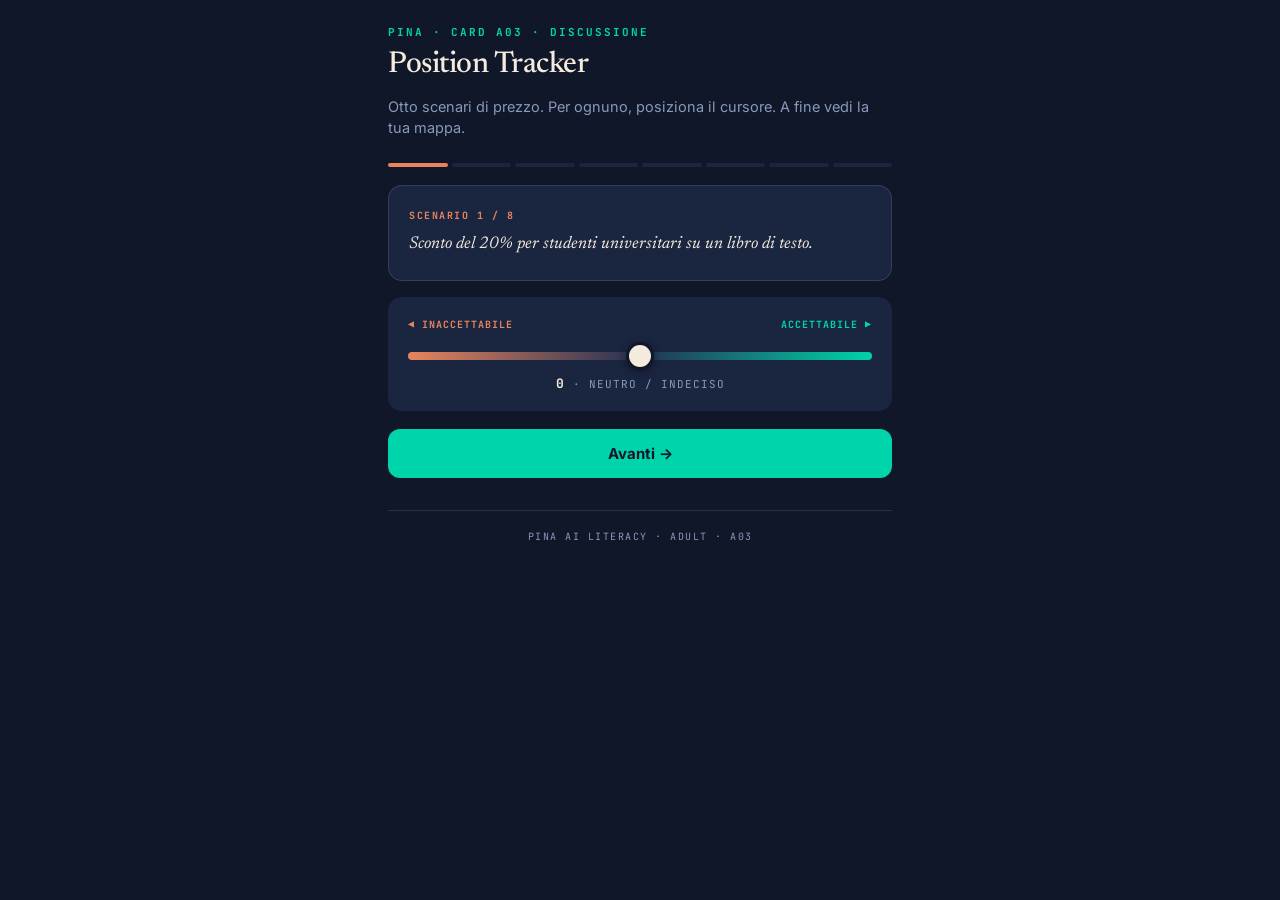
<file: games/game_A03_stesso_prezzo.html>
<!doctype html>
<html lang="it">
<head>
<meta charset="utf-8"/>
<meta name="viewport" content="width=device-width,initial-scale=1"/>
<title>Position Tracker · PINA A03</title>
<link href="https://fonts.googleapis.com/css2?family=Newsreader:wght@400;500;600;700&family=Inter:wght@400;500;700;800&family=JetBrains+Mono:wght@400;700&display=swap" rel="stylesheet">
<style>
:root{--bg:#0F1729;--surf:#1A2540;--surf2:#243154;--teal:#00D4AA;--copper:#E8845C;--gold:#FFD166;--cream:#F4EBDD;--muted:#8899BB;--line:rgba(244,235,221,.12)}
*{box-sizing:border-box;margin:0;padding:0;-webkit-tap-highlight-color:transparent}
html,body{font-family:'Inter',system-ui,sans-serif;background:var(--bg);color:var(--cream);font-size:16px;line-height:1.5;min-height:100vh}
.app{max-width:540px;margin:0 auto;padding:24px 18px 60px}
.header{margin-bottom:24px}
.eyebrow{font-family:'JetBrains Mono',monospace;font-size:11px;letter-spacing:2px;color:var(--teal);font-weight:700;text-transform:uppercase;margin-bottom:8px}
h1{font-family:'Newsreader',serif;font-weight:500;font-size:30px;line-height:1.1;letter-spacing:-.5px}
.intro{margin-top:14px;color:var(--muted);font-size:14.5px}

.progress{display:flex;gap:4px;margin:20px 0 18px}
.dot{flex:1;height:4px;background:var(--surf);border-radius:2px;transition:.25s}
.dot.done{background:var(--teal)}
.dot.current{background:var(--copper)}

.card{background:var(--surf);border-radius:14px;padding:22px 20px;border:1px solid var(--line);margin-bottom:16px}
.card-label{font-family:'JetBrains Mono',monospace;font-size:10px;letter-spacing:1.5px;color:var(--copper);text-transform:uppercase;font-weight:700;margin-bottom:10px}
.card-text{font-family:'Newsreader',serif;font-size:17px;line-height:1.45;font-style:italic}

.slider-wrap{background:var(--surf);border-radius:14px;padding:20px 20px 18px;margin-bottom:18px}
.slider-labels{display:flex;justify-content:space-between;margin-bottom:10px;font-family:'JetBrains Mono',monospace;font-size:10px;letter-spacing:1px;text-transform:uppercase;font-weight:700}
.slider-labels .left{color:var(--copper)}
.slider-labels .right{color:var(--teal)}

.slider{-webkit-appearance:none;appearance:none;width:100%;height:8px;background:linear-gradient(to right,var(--copper) 0%,var(--surf2) 50%,var(--teal) 100%);border-radius:4px;outline:none;margin:6px 0}
.slider::-webkit-slider-thumb{-webkit-appearance:none;width:28px;height:28px;background:var(--cream);border-radius:50%;cursor:pointer;border:3px solid var(--bg);box-shadow:0 2px 8px rgba(0,0,0,.4)}
.slider::-moz-range-thumb{width:28px;height:28px;background:var(--cream);border-radius:50%;cursor:pointer;border:3px solid var(--bg);box-shadow:0 2px 8px rgba(0,0,0,.4)}

.slider-value{text-align:center;font-family:'JetBrains Mono',monospace;font-size:11px;letter-spacing:1px;color:var(--muted);margin-top:8px;text-transform:uppercase}
.slider-value strong{color:var(--cream);font-size:13px}

.btn{display:block;width:100%;padding:15px 18px;border-radius:12px;font-family:'Inter',sans-serif;font-size:15px;font-weight:700;border:none;cursor:pointer;transition:.15s}
.btn-primary{background:var(--teal);color:var(--bg)}
.btn-primary:active{transform:scale(.98)}
.btn-ghost{background:transparent;color:var(--muted);border:1px solid var(--line);margin-top:10px}
.btn:disabled{opacity:.4;cursor:not-allowed}

.results{display:none}
.results.show{display:block}

.result-hero{background:linear-gradient(135deg,var(--surf2),var(--surf));border-radius:18px;padding:26px 22px;margin-bottom:18px}
.result-hero-label{font-family:'JetBrains Mono',monospace;font-size:10px;letter-spacing:1.5px;color:var(--gold);margin-bottom:14px;text-transform:uppercase}
.result-line{display:flex;align-items:center;gap:10px;margin-bottom:10px}
.result-line-text{flex:1;font-size:13.5px;line-height:1.4}
.result-line-bar{display:flex;align-items:center;gap:6px;font-family:'JetBrains Mono',monospace;font-size:10px;color:var(--muted);min-width:56px}
.bar-track{position:relative;height:24px;background:var(--surf);border-radius:4px;margin:10px 0 22px;overflow:hidden}
.bar-line{position:absolute;top:0;left:50%;width:1px;height:100%;background:var(--line)}
.bar-fill-pos{position:absolute;top:0;left:50%;height:100%;background:var(--teal);opacity:.55;transition:width .8s ease-out}
.bar-fill-neg{position:absolute;top:0;right:50%;height:100%;background:var(--copper);opacity:.55;transition:width .8s ease-out}
.bar-marks{display:flex;justify-content:space-between;font-family:'JetBrains Mono',monospace;font-size:9px;color:var(--muted);margin-top:-18px;margin-bottom:8px}

.scenario-row{padding:14px 0;border-bottom:1px solid var(--line)}
.scenario-row:last-child{border-bottom:none}
.scenario-title{font-size:13.5px;line-height:1.45;margin-bottom:6px}
.scenario-mini-bar{position:relative;height:8px;background:var(--surf);border-radius:4px}
.scenario-mini-mark{position:absolute;top:-3px;width:4px;height:14px;background:var(--cream);border-radius:1px;transform:translateX(-2px)}
.scenario-mini-zero{position:absolute;top:0;left:50%;width:1px;height:100%;background:var(--muted);opacity:.3}

.footer{margin-top:32px;padding-top:18px;border-top:1px solid var(--line);font-family:'JetBrains Mono',monospace;font-size:10px;letter-spacing:1.5px;color:var(--muted);text-transform:uppercase;text-align:center}
</style>
</head>
<body>
<div class="app">
  <div class="header">
    <div class="eyebrow">PINA · CARD A03 · DISCUSSIONE</div>
    <h1>Position Tracker</h1>
    <div class="intro">Otto scenari di prezzo. Per ognuno, posiziona il cursore. A fine vedi la tua mappa.</div>
  </div>

  <div class="progress" id="progress"></div>

  <div id="round-area">
    <div class="card">
      <div class="card-label" id="scenario-label">Scenario 1 / 8</div>
      <div class="card-text" id="scenario-text"></div>
    </div>

    <div class="slider-wrap">
      <div class="slider-labels">
        <span class="left">◀ Inaccettabile</span>
        <span class="right">Accettabile ▶</span>
      </div>
      <input type="range" min="-100" max="100" value="0" class="slider" id="slider" oninput="onSlide()">
      <div class="slider-value" id="slider-value"><strong>0</strong> · neutro</div>
    </div>

    <button class="btn btn-primary" id="next-btn" onclick="nextRound()">Avanti →</button>
  </div>

  <div class="results" id="results">
    <div class="result-hero">
      <div class="result-hero-label">▸ La tua mappa etica del pricing</div>
      <div id="scenarios-recap"></div>
    </div>

    <div class="card" style="background:rgba(232,132,92,.08);border-left:3px solid var(--copper)">
      <div class="card-label" style="color:var(--copper)">▸ Cosa hai mostrato di te</div>
      <div id="profile-text" style="font-size:14.5px;font-style:normal;line-height:1.6"></div>
    </div>

    <button class="btn btn-ghost" onclick="restart()">Ricominciare</button>
  </div>

  <div class="footer">PINA AI LITERACY · ADULT · A03</div>
</div>

<script>
const SCENARIOS = [
  {text:"Sconto del 20% per studenti universitari su un libro di testo."},
  {text:"Saldi stagionali: 30% in meno su tutto, stesso prezzo per chiunque entri nel negozio."},
  {text:"Uber che alza la tariffa del 60% durante la pioggia o l'ora di punta."},
  {text:"Un sito di viaggi mostra prezzi più alti se accedi da un iPhone (statisticamente cliente più abbiente)."},
  {text:"Un'app di delivery aumenta il prezzo del singolo prodotto se la tua app rileva fame: ora tardi, posizione vicino a casa, frequenti ordini serali."},
  {text:"L'assicurazione auto calcola il premio in base a guida monitorata: chi guida male paga di più, chi guida bene paga di meno."},
  {text:"La banca propone tasso del mutuo personalizzato in base al «profilo finanziario complessivo» — lavoro, abitudini di spesa, contatti social."},
  {text:"Una piattaforma di e-commerce mostra a ogni persona un prezzo unico, calcolato in tempo reale dall'IA per massimizzare il pagato. Mai due clienti vedono lo stesso prezzo."}
];

let current = 0;
let scores = [];

function renderProgress(){
  const c = document.getElementById('progress');
  c.innerHTML = '';
  SCENARIOS.forEach((_, i) => {
    const d = document.createElement('div');
    d.className = 'dot' + (i < current ? ' done' : i === current ? ' current' : '');
    c.appendChild(d);
  });
}

function renderRound(){
  if(current >= SCENARIOS.length){ showResults(); return; }
  document.getElementById('scenario-label').textContent = `Scenario ${current+1} / ${SCENARIOS.length}`;
  document.getElementById('scenario-text').textContent = SCENARIOS[current].text;
  document.getElementById('slider').value = 0;
  onSlide();
  renderProgress();
}

function onSlide(){
  const v = parseInt(document.getElementById('slider').value);
  let label = 'neutro';
  if(v > 70) label = 'pienamente accettabile';
  else if(v > 30) label = 'accettabile';
  else if(v > 5) label = 'tendenzialmente ok';
  else if(v >= -5) label = 'neutro / indeciso';
  else if(v > -30) label = 'tendenzialmente no';
  else if(v > -70) label = 'inaccettabile';
  else label = 'pienamente inaccettabile';
  document.getElementById('slider-value').innerHTML = `<strong>${v > 0 ? '+' : ''}${v}</strong> · ${label}`;
}

function nextRound(){
  scores.push(parseInt(document.getElementById('slider').value));
  current++;
  if(current >= SCENARIOS.length){ showResults(); }
  else { renderRound(); window.scrollTo({top:0,behavior:'smooth'}); }
}

function showResults(){
  document.getElementById('round-area').style.display = 'none';
  document.getElementById('progress').style.display = 'none';

  // recap singoli scenari
  const recap = document.getElementById('scenarios-recap');
  recap.innerHTML = '';
  SCENARIOS.forEach((s, i) => {
    const row = document.createElement('div');
    row.className = 'scenario-row';
    const score = scores[i];
    const pos = ((score + 100) / 2); // 0..100
    row.innerHTML = `
      <div class="scenario-title">${i+1}. ${s.text}</div>
      <div class="scenario-mini-bar">
        <div class="scenario-mini-zero"></div>
        <div class="scenario-mini-mark" style="left:${pos}%; background:${score > 5 ? 'var(--teal)' : score < -5 ? 'var(--copper)' : 'var(--cream)'}"></div>
      </div>
    `;
    recap.appendChild(row);
  });

  // profilo
  const avg = scores.reduce((a,b)=>a+b,0) / scores.length;
  const accept = scores.filter(s => s > 30).length;
  const reject = scores.filter(s => s < -30).length;
  let profile;
  if(avg > 25){
    profile = `Tendi ad <strong style="color:var(--teal)">accettare</strong> i meccanismi di pricing algoritmico (media ${avg.toFixed(0)}). Probabilmente vedi il mercato come trasparente, l'efficienza come valore, la personalizzazione come vantaggio. Domanda da portare a casa: <em>cosa ti fa cambiare opinione tra L1 e L8?</em>`;
  } else if(avg < -25){
    profile = `Sei <strong style="color:var(--copper)">scettico/a</strong> rispetto al pricing algoritmico (media ${avg.toFixed(0)}). Vedi la personalizzazione come discriminazione potenziale e l'opacità come problema politico. Domanda: <em>quali condizioni renderebbero accettabili le pratiche che hai rifiutato?</em>`;
  } else {
    profile = `Hai un atteggiamento <strong style="color:var(--gold)">selettivo</strong> (media ${avg.toFixed(0)}): hai accettato ${accept} scenari e rifiutato ${reject}. La tua linea è dove c'è qualcosa di specifico: probabilmente la trasparenza, il consenso, o il tipo di dato usato. Identifica la regola implicita che hai applicato.`;
  }
  document.getElementById('profile-text').innerHTML = profile;
  document.getElementById('results').classList.add('show');
}

function restart(){
  current = 0; scores = [];
  document.getElementById('results').classList.remove('show');
  document.getElementById('round-area').style.display = 'block';
  document.getElementById('progress').style.display = 'flex';
  renderRound();
  window.scrollTo({top:0});
}

renderRound();
</script>
</body>
</html>
</file>
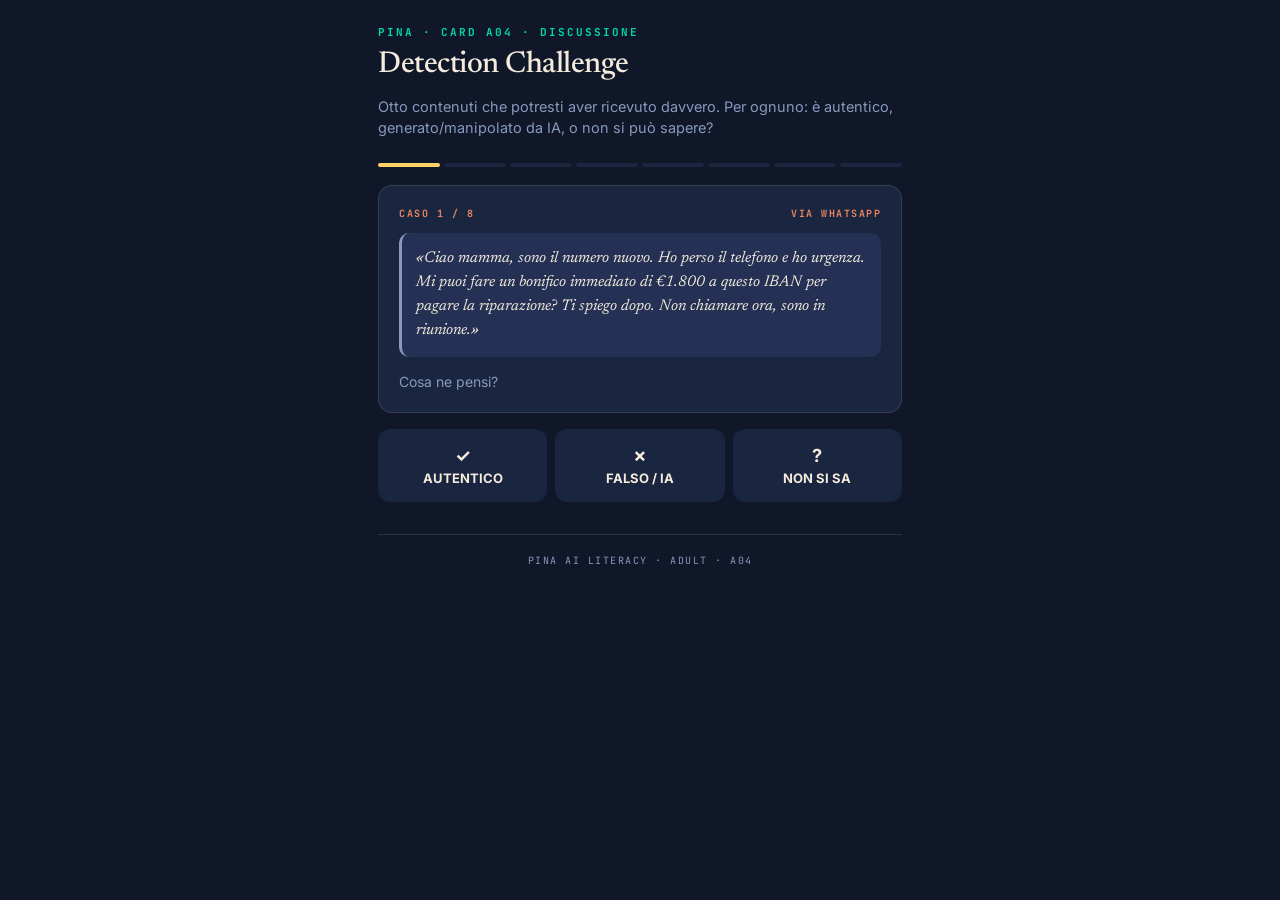
<file: games/game_A04_cosa_vedo.html>
<!doctype html>
<html lang="it">
<head>
<meta charset="utf-8"/>
<meta name="viewport" content="width=device-width,initial-scale=1"/>
<title>Detection Challenge · PINA A04</title>
<link href="https://fonts.googleapis.com/css2?family=Newsreader:wght@400;500;600;700&family=Inter:wght@400;500;700;800&family=JetBrains+Mono:wght@400;700&display=swap" rel="stylesheet">
<style>
:root{--bg:#0F1729;--surf:#1A2540;--surf2:#243154;--teal:#00D4AA;--copper:#E8845C;--gold:#FFD166;--cream:#F4EBDD;--muted:#8899BB;--line:rgba(244,235,221,.12)}
*{box-sizing:border-box;margin:0;padding:0;-webkit-tap-highlight-color:transparent}
html,body{font-family:'Inter',system-ui,sans-serif;background:var(--bg);color:var(--cream);font-size:16px;line-height:1.5;min-height:100vh}
.app{max-width:560px;margin:0 auto;padding:24px 18px 60px}
.header{margin-bottom:24px}
.eyebrow{font-family:'JetBrains Mono',monospace;font-size:11px;letter-spacing:2px;color:var(--teal);font-weight:700;text-transform:uppercase;margin-bottom:8px}
h1{font-family:'Newsreader',serif;font-weight:500;font-size:30px;line-height:1.1;letter-spacing:-.5px}
.intro{margin-top:14px;color:var(--muted);font-size:14.5px}

.progress{display:flex;gap:4px;margin:20px 0 18px}
.dot{flex:1;height:4px;background:var(--surf);border-radius:2px;transition:.25s}
.dot.done.correct{background:var(--teal)}
.dot.done.wrong{background:var(--copper)}
.dot.current{background:var(--gold)}

.scenario-card{background:var(--surf);border-radius:14px;padding:20px;border:1px solid var(--line);margin-bottom:16px}
.scenario-meta{display:flex;justify-content:space-between;font-family:'JetBrains Mono',monospace;font-size:10px;letter-spacing:1.5px;color:var(--copper);text-transform:uppercase;font-weight:700;margin-bottom:12px}
.scenario-content{font-family:'Newsreader',serif;font-size:15.5px;line-height:1.55;font-style:italic;color:var(--cream);padding:14px;background:var(--surf2);border-radius:10px;border-left:3px solid var(--muted)}
.scenario-question{margin-top:14px;font-size:14px;color:var(--muted)}

.choices{display:grid;grid-template-columns:1fr 1fr 1fr;gap:8px;margin-bottom:16px}
.choice{background:var(--surf);border:2px solid transparent;border-radius:12px;padding:14px 8px;text-align:center;color:var(--cream);font-family:inherit;font-size:13px;font-weight:700;cursor:pointer;transition:.15s}
.choice:active{transform:scale(.96)}
.choice.real:hover{border-color:var(--teal)}
.choice.fake:hover{border-color:var(--copper)}
.choice.doubt:hover{border-color:var(--gold)}
.choice.selected.real{background:var(--teal);color:var(--bg)}
.choice.selected.fake{background:var(--copper);color:var(--bg)}
.choice.selected.doubt{background:var(--gold);color:var(--bg)}
.choice .icon{display:block;font-size:18px;margin-bottom:4px}
.choice.dimmed{opacity:.35}

.reveal{margin-top:18px;padding:18px;background:var(--surf2);border-radius:14px;display:none;animation:slideUp .35s ease}
.reveal.show{display:block}
@keyframes slideUp{from{opacity:0;transform:translateY(8px)}to{opacity:1;transform:translateY(0)}}
.reveal-verdict{font-family:'JetBrains Mono',monospace;font-size:11px;letter-spacing:1.5px;margin-bottom:10px;text-transform:uppercase;font-weight:700}
.reveal-verdict.real{color:var(--teal)}
.reveal-verdict.fake{color:var(--copper)}
.reveal-explanation{font-size:14px;line-height:1.55;margin-bottom:12px}
.reveal-tip{padding:10px 12px;background:rgba(0,0,0,.25);border-radius:8px;font-size:13px;line-height:1.5}
.reveal-tip strong{display:block;font-family:'JetBrains Mono',monospace;font-size:10px;letter-spacing:1.5px;color:var(--gold);text-transform:uppercase;margin-bottom:4px}

.btn{display:block;width:100%;padding:15px 18px;border-radius:12px;font-family:'Inter',sans-serif;font-size:15px;font-weight:700;border:none;cursor:pointer;transition:.15s;margin-top:14px}
.btn-primary{background:var(--teal);color:var(--bg)}
.btn-primary:active{transform:scale(.98)}
.btn-ghost{background:transparent;color:var(--muted);border:1px solid var(--line);margin-top:10px}

.results{display:none}
.results.show{display:block}
.result-hero{background:linear-gradient(135deg,var(--surf2),var(--surf));border-radius:18px;padding:26px 22px;text-align:center;margin-bottom:18px}
.result-score{font-family:'Newsreader',serif;font-size:56px;font-weight:600;color:var(--teal);line-height:1;margin-bottom:4px}
.result-score-sub{font-family:'JetBrains Mono',monospace;font-size:11px;letter-spacing:1.5px;color:var(--muted);text-transform:uppercase}
.result-title{font-family:'Newsreader',serif;font-size:22px;font-weight:500;margin:14px 0 10px}
.result-body{font-size:14.5px;line-height:1.55;opacity:.9}

.takeaway{background:rgba(232,132,92,.1);border-left:3px solid var(--copper);padding:16px;border-radius:0 12px 12px 0;margin-bottom:18px}
.takeaway-label{font-family:'JetBrains Mono',monospace;font-size:10px;letter-spacing:1.5px;color:var(--copper);margin-bottom:6px;text-transform:uppercase;font-weight:800}
.takeaway ul{list-style:none;padding-left:0;margin-top:8px}
.takeaway li{font-size:13.5px;line-height:1.5;padding-left:14px;position:relative;margin-bottom:6px}
.takeaway li:before{content:"▸";position:absolute;left:0;color:var(--copper)}

.footer{margin-top:32px;padding-top:18px;border-top:1px solid var(--line);font-family:'JetBrains Mono',monospace;font-size:10px;letter-spacing:1.5px;color:var(--muted);text-transform:uppercase;text-align:center}
</style>
</head>
<body>
<div class="app">
  <div class="header">
    <div class="eyebrow">PINA · CARD A04 · DISCUSSIONE</div>
    <h1>Detection Challenge</h1>
    <div class="intro">Otto contenuti che potresti aver ricevuto davvero. Per ognuno: è autentico, generato/manipolato da IA, o non si può sapere?</div>
  </div>

  <div class="progress" id="progress"></div>

  <div id="round-area">
    <div class="scenario-card">
      <div class="scenario-meta">
        <span id="scenario-label">Caso 1 / 8</span>
        <span id="scenario-channel"></span>
      </div>
      <div class="scenario-content" id="scenario-content"></div>
      <div class="scenario-question">Cosa ne pensi?</div>
    </div>

    <div class="choices">
      <button class="choice real" onclick="choose('real')">
        <span class="icon">✓</span>AUTENTICO
      </button>
      <button class="choice fake" onclick="choose('fake')">
        <span class="icon">✗</span>FALSO / IA
      </button>
      <button class="choice doubt" onclick="choose('doubt')">
        <span class="icon">?</span>NON SI SA
      </button>
    </div>

    <div class="reveal" id="reveal">
      <div class="reveal-verdict" id="reveal-verdict"></div>
      <div class="reveal-explanation" id="reveal-explanation"></div>
      <div class="reveal-tip">
        <strong>▸ Indizi che potevi notare</strong>
        <span id="reveal-tip-text"></span>
      </div>
      <button class="btn btn-primary" onclick="nextRound()">Avanti →</button>
    </div>
  </div>

  <div class="results" id="results">
    <div class="result-hero">
      <div class="result-score" id="score">0/8</div>
      <div class="result-score-sub">risposte corrette</div>
      <div class="result-title" id="result-title"></div>
      <div class="result-body" id="result-body"></div>
    </div>

    <div class="takeaway">
      <div class="takeaway-label">▸ Le tre regole base</div>
      <ul>
        <li><strong>Rallenta.</strong> Le truffe AI funzionano sull'urgenza. Riconosci la sensazione di fretta come un segnale di pericolo.</li>
        <li><strong>Verifica per canale alternativo.</strong> Se ricevi una richiesta via voce/video, conferma per messaggio. Se via messaggio, chiama il numero che conosci tu (non quello che ti ha scritto).</li>
        <li><strong>Codice familiare.</strong> Concorda con i tuoi cari una parola «di prova» da usare in caso di richieste urgenti. Una macchina non la sa.</li>
      </ul>
    </div>

    <button class="btn btn-ghost" onclick="restart()">Ricominciare</button>
  </div>

  <div class="footer">PINA AI LITERACY · ADULT · A04</div>
</div>

<script>
const CASES = [
  {
    channel: "WhatsApp",
    content: "«Ciao mamma, sono il numero nuovo. Ho perso il telefono e ho urgenza. Mi puoi fare un bonifico immediato di €1.800 a questo IBAN per pagare la riparazione? Ti spiego dopo. Non chiamare ora, sono in riunione.»",
    answer: "fake",
    verdict: "Truffa classica — quasi certamente IA o operatore umano con script",
    explanation: "La «truffa del finto figlio» è una delle più diffuse in Italia nel 2024-25. Funziona perché crea urgenza, evita la voce («sono in riunione»), e usa un canale familiare (WhatsApp). Nel 2025-26 viene spesso supportata da voice cloning per la fase di follow-up.",
    tip: "Tre segnali: numero nuovo + urgenza + impossibilità di parlare al telefono. Chiama il numero originale di tuo figlio. Se non risponde, prima di fare qualsiasi cosa, contatta un'altra persona di famiglia."
  },
  {
    channel: "Email da banca",
    content: "«Gentile Cliente, abbiamo rilevato un accesso anomalo al suo conto da Bratislava. La invitiamo a verificare la sua identità entro 24 ore cliccando qui per evitare il blocco del conto. Servizio Sicurezza Banca.»",
    answer: "fake",
    verdict: "Phishing — non importa se scritto da IA o da umano",
    explanation: "Le banche italiane non chiedono mai di «verificare l'identità» tramite link cliccabili. Da 5 anni questa è policy ABI standard. L'IA ha solo reso queste mail più convincenti grammaticalmente — il pattern è lo stesso degli anni '00.",
    tip: "Mai cliccare. Mai. Vai sul sito della tua banca digitando l'URL manualmente, oppure apri l'app. Le comunicazioni vere sono lì, in chiaro."
  },
  {
    channel: "Articolo su social",
    content: "«Studio italiano del CNR rivela: bere caffè dopo le 14 protegge dal Parkinson. La ricerca, pubblicata su Nature, ha seguito 3.400 persone per 12 anni. Il professore X invita gli italiani a non rinunciare al caffè pomeridiano.»",
    answer: "doubt",
    verdict: "Plausibile ma da verificare — possibile mix di vero + inventato",
    explanation: "Questa formula esiste in due varianti: ricerca reale travisata, o invenzione plausibile. L'IA ha reso facilissimo produrre articoli che suonano scientifici senza esserlo. Spesso il «professore X» non esiste o non ha mai detto quello.",
    tip: "Per verificare: 1) cerca il professore su Google Scholar (esiste? ha pubblicazioni recenti?). 2) Cerca lo studio su Nature direttamente, non sul sito che lo cita. 3) Se la notizia è vera, sarà ripresa da fonti scientifiche, non solo da blog di salute."
  },
  {
    channel: "Video TikTok",
    content: "Un video di 23 secondi mostra il Presidente della Repubblica seduto in uno studio elegante che dice: «Cittadini italiani, è tempo di riconsiderare la nostra posizione sull'Ucraina. Vi parlerò presto.» Voce e movimenti delle labbra sembrano corrispondere.",
    answer: "fake",
    verdict: "Deepfake quasi certamente",
    explanation: "I deepfake di presidenti/leader sono diventati comuni dal 2023. Si riconoscono perché: 1) il contenuto è esplosivo politicamente (è il punto), 2) compare sui social ma non sui media tradizionali, 3) lo studio sembra «tipo TG» ma generico.",
    tip: "Prima di condividere qualsiasi cosa di un politico: cerca su Google News la frase chiave. Se 5 minuti dopo non c'è nei TG nazionali, è quasi sicuramente falso. I dichiaranti veri compaiono ovunque entro ore."
  },
  {
    channel: "Chiamata telefonica",
    content: "Una voce identica a quella di tua nipote, in lacrime: «Zio, sono in ospedale, ho fatto un incidente, mi serve aiuto. Non dirlo a mamma. Mi puoi fare un Postepay di €600 ora? Ti richiamo dopo, sto malissimo, ti prego.»",
    answer: "fake",
    verdict: "Voice cloning — voce IA addestrata su 30 secondi di voce reale",
    explanation: "Da 30 secondi di voce (es. da un video Instagram) si genera una replica convincente. Caso documentato dalla Polizia Postale italiana centinaia di volte nel 2024-25. Il pianto è il segnale: rende difficile riconoscere differenze, aumenta urgenza.",
    tip: "Stabilisci con la famiglia un «codice» — una domanda di cui solo voi conoscete la risposta. Es: «come si chiamava il cane di nonna?». Una persona vera in difficoltà risponderà. Una macchina no."
  },
  {
    channel: "Foto su Instagram",
    content: "Una foto mostra il sindaco della tua città stretto in un abbraccio con un noto criminale. Le proporzioni sembrano giuste, le ombre coerenti. Viene condivisa con il messaggio: «Ecco le vere amicizie del sindaco».",
    answer: "fake",
    verdict: "Foto manipolata/generata — molto difficile da riconoscere a occhio",
    explanation: "Dal 2024, generare foto fotorealistiche di persone insieme è diventato facile e gratuito. La generazione politica di foto compromettenti è documentata in tutte le elezioni 2024-26. Le ombre e proporzioni vengono gestite bene dall'IA.",
    tip: "Cerca la foto su Google con «ricerca per immagini». Se è autentica, ci sono altre foto dello stesso momento da angolazioni diverse, articoli che la commentano, contesto. Se è generata, è isolata: esiste solo lì, in quel post."
  },
  {
    channel: "Telefonata da numero italiano",
    content: "«Pronto, signora? Sono il maresciallo X dei Carabinieri di [tua città]. Suo figlio è stato fermato per un incidente con danni a una persona. La famiglia della vittima chiede €2.500 subito per evitare la denuncia. La situazione è grave ma risolvibile. Le passo l'avvocato.»",
    answer: "fake",
    verdict: "Truffa nota da decenni — non serve IA, ma l'IA la potenzia",
    explanation: "La «truffa del finto carabiniere» è in giro da 30 anni. Ha colpito centinaia di anziani solo nel 2024 in Italia. L'IA la rende più convincente con accenti regionali credibili e voci che cambiano per simulare più «attori» (maresciallo + avvocato + figlio).",
    tip: "I Carabinieri non chiedono mai soldi al telefono. Mai. In nessun caso. Riattacca, chiama il 112 dal numero che conosci tu, conferma."
  },
  {
    channel: "Articolo scientifico",
    content: "Una ricerca del 2025 dell'Università di Stanford analizza i dati di 47.000 utenti di un'app per la salute mentale e conclude che chi usa companion AI ha una probabilità del 23% più alta di sviluppare ansia da relazione rispetto al gruppo di controllo.",
    answer: "real",
    verdict: "Plausibile — studi simili sono effettivamente usciti nel 2024-25",
    explanation: "Stanford ha pubblicato diversi studi su questi temi nel 2024-2025. Il dato è coerente con la letteratura emergente (sebbene «23% più alta» sia una percentuale specifica che andrebbe verificata sul paper originale). Non tutto quello che suona «troppo specifico» è falso.",
    tip: "Anche quando un'affermazione è plausibile, vai sul paper originale prima di citarla. Cerca «Stanford companion AI anxiety 2025 site:stanford.edu» o su Google Scholar. La differenza tra divulgazione corretta e disinformazione è proprio il link al paper."
  }
];

let current = 0;
let answers = [];
let answered = false;

function renderProgress(){
  const c = document.getElementById('progress');
  c.innerHTML = '';
  CASES.forEach((_, i) => {
    let cls = 'dot';
    if(i < current){
      cls += answers[i] === CASES[i].answer ? ' done correct' : ' done wrong';
    } else if(i === current) cls += ' current';
    const d = document.createElement('div');
    d.className = cls;
    c.appendChild(d);
  });
}

function renderRound(){
  if(current >= CASES.length){ showResults(); return; }
  const c = CASES[current];
  document.getElementById('scenario-label').textContent = `Caso ${current+1} / ${CASES.length}`;
  document.getElementById('scenario-channel').textContent = `via ${c.channel}`;
  document.getElementById('scenario-content').textContent = c.content;
  document.getElementById('reveal').classList.remove('show');
  ['real','fake','doubt'].forEach(t => {
    document.querySelector('.choice.' + t).classList.remove('selected','dimmed');
  });
  answered = false;
  renderProgress();
}

function choose(which){
  if(answered) return;
  answered = true;
  answers.push(which);
  const correct = CASES[current].answer;

  document.querySelector('.choice.' + which).classList.add('selected');
  ['real','fake','doubt'].forEach(t => {
    if(t !== which) document.querySelector('.choice.' + t).classList.add('dimmed');
  });

  const c = CASES[current];
  const verdictEl = document.getElementById('reveal-verdict');
  if(which === correct){
    verdictEl.textContent = '✓ Hai visto giusto · ' + c.verdict;
    verdictEl.className = 'reveal-verdict real';
  } else if(correct === 'doubt'){
    verdictEl.textContent = '◇ Risposta più prudente: «non si sa» · ' + c.verdict;
    verdictEl.className = 'reveal-verdict';
    verdictEl.style.color = 'var(--gold)';
  } else {
    verdictEl.textContent = '✗ La risposta era: ' + (correct === 'real' ? 'AUTENTICO' : 'FALSO/IA') + ' · ' + c.verdict;
    verdictEl.className = 'reveal-verdict fake';
  }

  document.getElementById('reveal-explanation').textContent = c.explanation;
  document.getElementById('reveal-tip-text').textContent = c.tip;

  setTimeout(() => {
    document.getElementById('reveal').classList.add('show');
  }, 200);
}

function nextRound(){
  current++;
  if(current >= CASES.length){ showResults(); }
  else { renderRound(); window.scrollTo({top:0, behavior:'smooth'}); }
}

function showResults(){
  document.getElementById('round-area').style.display = 'none';
  document.getElementById('progress').style.display = 'none';
  const correct = answers.filter((a, i) => a === CASES[i].answer).length;
  document.getElementById('score').textContent = `${correct}/${CASES.length}`;

  let title, body;
  if(correct >= 7){
    title = "Occhio molto allenato";
    body = "Hai riconosciuto la maggior parte dei segnali. Hai probabilmente già un sistema personale di verifica. Il rischio per te: pensare che gli altri (anziani, persone meno alfabetizzate) abbiano lo stesso occhio. Non lo hanno. La tua responsabilità è proteggerli.";
  } else if(correct >= 5){
    title = "Sei sopra la media";
    body = "Riconosci i pattern più evidenti. Quelli sottili — voce di un familiare, articoli scientifici plausibili — ti hanno colto. È normale: nel 2026, il problema non è più «accorgersi», è non doversi fidare. Sviluppa un protocollo di verifica per le richieste urgenti.";
  } else if(correct >= 3){
    title = "Hai bisogno di un protocollo";
    body = "Non è un giudizio: significa che hai un occhio normale, allenato al pre-2023. Il mondo è cambiato. La cosa da costruire non è «riconoscere a vista» (sempre più difficile), ma una routine di verifica che ti protegga anche quando non riconosci.";
  } else {
    title = "Sei un bersaglio facile, e non per colpa tua";
    body = "L'IA ha alzato l'asticella oltre quello che è ragionevole chiedere a un occhio non specializzato. Il punto non è «imparare a riconoscere», è cambiare le abitudini. Le tre regole base nel riquadro qui sotto sono il punto di partenza concreto.";
  }
  document.getElementById('result-title').textContent = title;
  document.getElementById('result-body').textContent = body;
  document.getElementById('results').classList.add('show');
}

function restart(){
  current = 0; answers = []; answered = false;
  document.getElementById('results').classList.remove('show');
  document.getElementById('round-area').style.display = 'block';
  document.getElementById('progress').style.display = 'flex';
  renderRound();
  window.scrollTo({top:0});
}

renderRound();
</script>
</body>
</html>
</file>
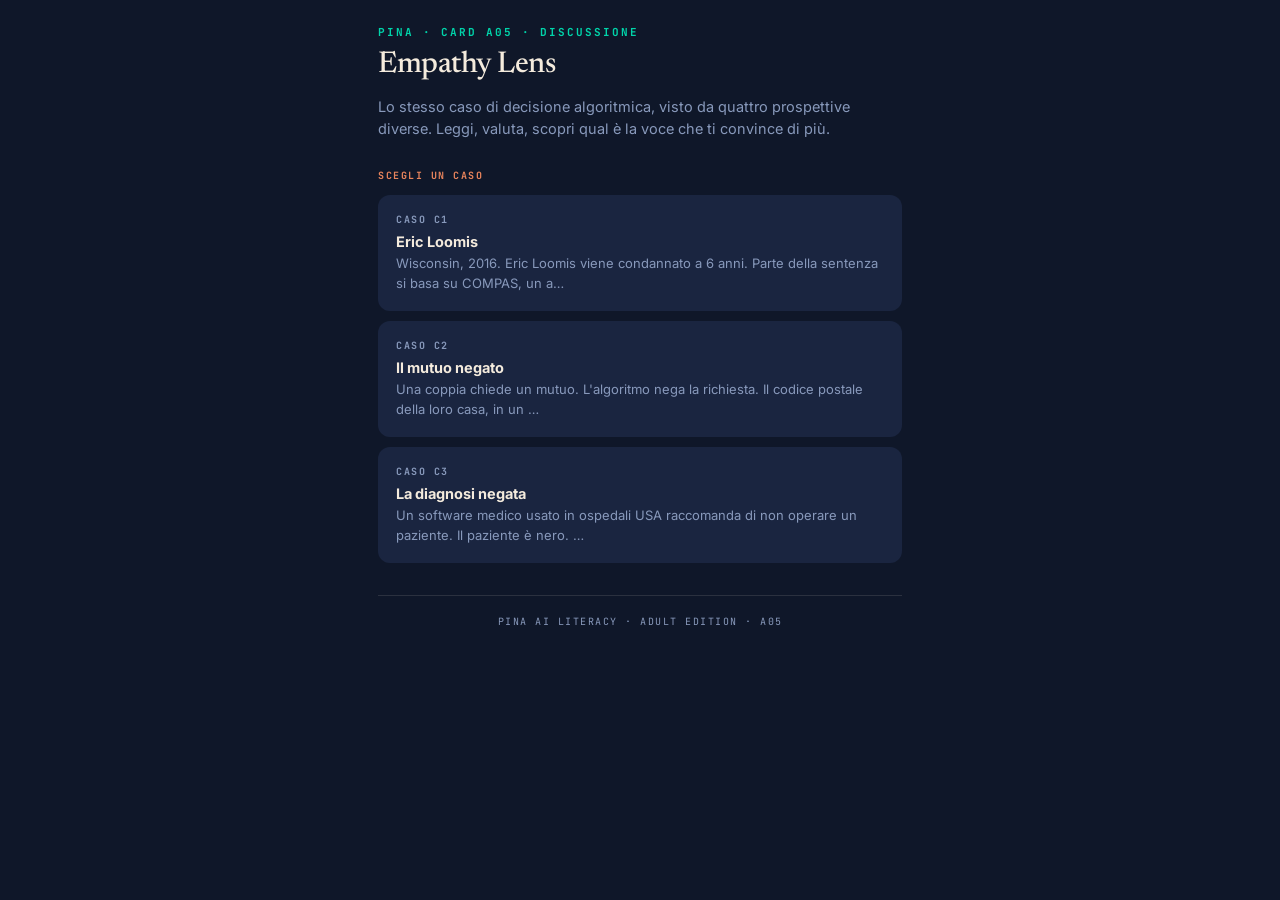
<file: games/game_A05_giudicato_algoritmo.html>
<!doctype html>
<html lang="it">
<head>
<meta charset="utf-8"/>
<meta name="viewport" content="width=device-width,initial-scale=1,viewport-fit=cover"/>
<title>Empathy Lens · PINA A05</title>
<link href="https://fonts.googleapis.com/css2?family=Newsreader:wght@400;500;600;700&family=Inter:wght@400;500;700;800&family=JetBrains+Mono:wght@400;700&display=swap" rel="stylesheet">
<style>
:root {
  --bg:#0F1729; --surf:#1A2540; --surf2:#243154;
  --teal:#00D4AA; --copper:#E8845C; --gold:#FFD166;
  --cream:#F4EBDD; --muted:#8899BB; --line:rgba(244,235,221,.12);
}
*{box-sizing:border-box;margin:0;padding:0;-webkit-tap-highlight-color:transparent}
html,body{font-family:'Inter',system-ui,sans-serif;background:var(--bg);color:var(--cream);font-size:16px;line-height:1.5;min-height:100vh}
.app{max-width:560px;margin:0 auto;padding:24px 18px 60px}
.eyebrow{font-family:'JetBrains Mono',monospace;font-size:11px;letter-spacing:2px;color:var(--teal);font-weight:700;text-transform:uppercase;margin-bottom:8px}
h1{font-family:'Newsreader',serif;font-weight:500;font-size:30px;line-height:1.1;letter-spacing:-.5px;margin-bottom:4px}
.intro{margin-top:14px;color:var(--muted);font-size:14.5px;line-height:1.55;margin-bottom:28px}

/* Case selector */
.section-label{font-family:'JetBrains Mono',monospace;font-size:10px;letter-spacing:1.5px;color:var(--copper);text-transform:uppercase;font-weight:700;margin-bottom:12px}
.case-list{display:flex;flex-direction:column;gap:10px}
.case-btn{background:var(--surf);border:2px solid transparent;border-radius:12px;padding:16px;text-align:left;color:var(--cream);font-family:inherit;font-size:14.5px;cursor:pointer;transition:all .18s ease;line-height:1.4}
.case-btn:hover{border-color:var(--teal)}
.case-btn:active{transform:scale(.985)}
.case-num{font-family:'JetBrains Mono',monospace;font-size:10px;letter-spacing:1.5px;color:var(--muted);font-weight:700;text-transform:uppercase;margin-bottom:5px}

/* Perspective viewer */
.case-header{background:var(--surf2);border-radius:14px;padding:18px;margin-bottom:20px;border-left:3px solid var(--teal)}
.case-header .case-num{color:var(--teal)}
.case-title{font-family:'Newsreader',serif;font-size:20px;font-weight:500;line-height:1.25;margin-bottom:8px}
.case-summary{font-size:14px;color:var(--muted);line-height:1.5}

.lens-tabs{display:flex;gap:8px;margin-bottom:16px;flex-wrap:wrap}
.tab-btn{font-family:'JetBrains Mono',monospace;font-size:10px;letter-spacing:1px;padding:7px 13px;border-radius:20px;border:1px solid var(--line);background:transparent;color:var(--muted);cursor:pointer;transition:all .15s;font-weight:700;text-transform:uppercase}
.tab-btn.active{background:var(--surf2);color:var(--cream);border-color:var(--copper)}
.tab-btn:hover:not(.active){border-color:var(--muted)}

.lens-card{background:var(--surf);border-radius:14px;padding:20px;margin-bottom:18px;animation:fadeIn .25s ease}
@keyframes fadeIn{from{opacity:0;transform:translateY(6px)}to{opacity:1;transform:translateY(0)}}
.lens-role{font-family:'JetBrains Mono',monospace;font-size:11px;letter-spacing:1.5px;text-transform:uppercase;font-weight:700;margin-bottom:6px}
.lens-role.imputato{color:var(--cream)}
.lens-role.giudice{color:var(--gold)}
.lens-role.algoritmo{color:var(--teal)}
.lens-role.difensore{color:var(--copper)}
.lens-quote{font-family:'Newsreader',serif;font-size:18px;font-style:italic;line-height:1.45;color:var(--cream);margin-bottom:14px}
.lens-detail{font-size:13.5px;line-height:1.55;color:var(--muted)}
.lens-detail strong{color:var(--cream);font-weight:600}

/* Convince meter */
.convince-prompt{font-family:'JetBrains Mono',monospace;font-size:10px;letter-spacing:1px;color:var(--muted);text-transform:uppercase;margin-bottom:10px}
.convince-stars{display:flex;gap:6px;margin-bottom:20px}
.star-btn{font-size:22px;background:none;border:none;cursor:pointer;opacity:0.25;transition:all .12s;padding:2px}
.star-btn.lit{opacity:1}
.star-btn:hover{transform:scale(1.15)}

/* Progress bar for perspectives */
.progress{display:flex;gap:5px;margin-bottom:18px}
.progress-dot{flex:1;height:4px;background:var(--surf);border-radius:2px;transition:background .25s}
.progress-dot.done{background:var(--teal)}
.progress-dot.current{background:var(--copper)}

/* Nav buttons */
.nav{display:flex;gap:10px;margin-bottom:24px}
.btn{flex:1;padding:14px;border-radius:12px;font-size:15px;font-weight:700;border:none;cursor:pointer;transition:all .15s;font-family:'Inter',sans-serif}
.btn-primary{background:var(--teal);color:var(--bg)}
.btn-primary:active{transform:scale(.97)}
.btn-ghost{background:var(--surf);color:var(--muted);border:1px solid var(--line)}
.btn-ghost:active{transform:scale(.97)}

/* Results */
.results-header{text-align:center;margin-bottom:24px}
.results-header h2{font-family:'Newsreader',serif;font-size:26px;font-weight:500;margin-bottom:8px}
.results-header .sub{color:var(--muted);font-size:14px}
.result-row{display:flex;align-items:center;gap:12px;margin-bottom:12px;padding:14px;background:var(--surf);border-radius:12px}
.result-label{font-family:'JetBrains Mono',monospace;font-size:10px;letter-spacing:1px;text-transform:uppercase;font-weight:700;min-width:90px}
.result-bar-wrap{flex:1;background:var(--surf2);border-radius:4px;height:8px;overflow:hidden}
.result-bar{height:100%;border-radius:4px;transition:width 1s cubic-bezier(.4,0,.2,1)}
.result-score{font-family:'JetBrains Mono',monospace;font-size:12px;color:var(--muted);min-width:30px;text-align:right}
.insight{background:var(--surf2);border-radius:14px;padding:18px;margin-top:20px;margin-bottom:20px}
.insight-label{font-family:'JetBrains Mono',monospace;font-size:10px;letter-spacing:1.5px;color:var(--gold);text-transform:uppercase;margin-bottom:10px;font-weight:700}
.insight-text{font-size:14px;line-height:1.6;color:var(--cream)}
.footer{margin-top:32px;padding-top:18px;border-top:1px solid var(--line);font-family:'JetBrains Mono',monospace;font-size:10px;letter-spacing:1.5px;color:var(--muted);text-transform:uppercase;text-align:center}
</style>
</head>
<body>
<div class="app">

<!-- STEP 0: intro + case selection -->
<div id="step-0">
  <div class="eyebrow">PINA · CARD A05 · DISCUSSIONE</div>
  <h1>Empathy Lens</h1>
  <div class="intro">Lo stesso caso di decisione algoritmica, visto da quattro prospettive diverse. Leggi, valuta, scopri qual è la voce che ti convince di più.</div>
  <div class="section-label">Scegli un caso</div>
  <div class="case-list" id="case-list"></div>
</div>

<!-- STEP 1: perspective viewer -->
<div id="step-1" style="display:none">
  <div class="eyebrow">PINA · CARD A05 · DISCUSSIONE</div>
  <div id="case-header-slot"></div>
  <div class="progress" id="progress-bar"></div>
  <div class="lens-tabs" id="lens-tabs"></div>
  <div id="lens-content"></div>
  <div class="convince-prompt">Quanto ti convince questa prospettiva?</div>
  <div class="convince-stars" id="stars"></div>
  <div class="nav">
    <button class="btn btn-ghost" id="btn-prev" onclick="prevLens()">Indietro</button>
    <button class="btn btn-primary" id="btn-next" onclick="nextLens()">Avanti</button>
  </div>
</div>

<!-- STEP 2: results -->
<div id="step-2" style="display:none">
  <div class="eyebrow">PINA · CARD A05 · RISULTATI</div>
  <div class="results-header">
    <h2>Le tue valutazioni</h2>
    <div class="sub">Quale prospettiva hai trovato più convincente?</div>
  </div>
  <div id="result-rows"></div>
  <div class="insight" id="insight-box">
    <div class="insight-label">Per la discussione</div>
    <div class="insight-text" id="insight-text"></div>
  </div>
  <button class="btn btn-ghost" style="width:100%" onclick="restart()">Prova un altro caso</button>
</div>

<div class="footer">PINA AI LITERACY · ADULT EDITION · A05</div>
</div>

<script>
const CASES = [
  {
    id: "C1",
    title: "Eric Loomis",
    summary: "Wisconsin, 2016. Eric Loomis viene condannato a 6 anni. Parte della sentenza si basa su COMPAS, un algoritmo che lo classifica come «alto rischio di recidiva». Loomis chiede di esaminare il funzionamento dell'algoritmo. La risposta: segreto industriale.",
    lenses: [
      {
        role: "imputato",
        label: "Eric Loomis",
        roleClass: "imputato",
        quote: "«Non so perché mi hanno classificato così. Non posso contestare qualcosa che non mi è permesso vedere.»",
        detail: "<strong>Cosa dice:</strong> ho diritto di sapere cosa mi ha condannato. Un sistema segreto non può essere la base di una sentenza che mi toglie 6 anni di vita. <strong>Cosa chiede:</strong> trasparenza dell'algoritmo, diritto al ricorso."
      },
      {
        role: "giudice",
        label: "Il tribunale",
        roleClass: "giudice",
        quote: "«L'algoritmo è uno strumento di supporto alla decisione, non la decisione stessa. Il giudice mantiene la discrezionalità.»",
        detail: "<strong>Argomento:</strong> COMPAS non decide, informa. Il giudice ha valutato molti altri fattori. <strong>Limite:</strong> studi successivi mostrano che i punteggi COMPAS influenzano significativamente le sentenze, anche quando i giudici credono di decidere autonomamente."
      },
      {
        role: "algoritmo",
        label: "Northpointe (azienda)",
        roleClass: "algoritmo",
        quote: "«Il modello è validato statisticamente e protegge il legittimo segreto industriale. Divulgarlo permetterebbe di aggirarlo.»",
        detail: "<strong>Argomento:</strong> 137 variabili, validato su decine di migliaia di casi. La riservatezza protegge l'integrità del sistema. <strong>Problema documentato:</strong> il modello classificava persone nere come «alto rischio» il doppio delle volte rispetto a persone bianche con la stessa storia penale."
      },
      {
        role: "difensore",
        label: "Avvocata dei diritti civili",
        roleClass: "difensore",
        quote: "«Un algoritmo di black box che decide della libertà delle persone è incostituzionale, a prescindere dalla sua accuratezza statistica.»",
        detail: "<strong>Principio:</strong> il Sesto Emendamento garantisce il diritto a contestare le prove a proprio carico. Un algoritmo segreto non è contestabile. <strong>Proposta:</strong> audit indipendente obbligatorio, trasparenza per tutti i sistemi usati in contesti penali."
      }
    ],
    insight: "Il caso Loomis non riguarda solo Eric: più di 20 stati USA usano strumenti simili. La domanda chiave non è «l'algoritmo è accurato?» ma «chi può contestarlo, e come?»"
  },
  {
    id: "C2",
    title: "Il mutuo negato",
    summary: "Una coppia chiede un mutuo. L'algoritmo nega la richiesta. Il codice postale della loro casa, in un quartiere a maggioranza migrante, è una delle variabili che pesa negativamente. Nessuno glielo dice.",
    lenses: [
      {
        role: "imputato",
        label: "La coppia",
        roleClass: "imputato",
        quote: "«Abbiamo uno stipendio stabile, nessun debito. Ci hanno negato il mutuo senza spiegazione. Il quartiere era l'unica differenza rispetto all'amico che ha ottenuto il mutuo.»",
        detail: "<strong>Cosa hanno scoperto:</strong> richiedendo i dati via GDPR, hanno visto che il CAP del quartiere aveva un peso elevato nel punteggio di rischio. <strong>Problema:</strong> il CAP è un proxy per etnia — una forma di discriminazione statistica indiretta."
      },
      {
        role: "giudice",
        label: "La banca",
        roleClass: "giudice",
        quote: "«Il modello valuta il rischio statistico in modo oggettivo. Non usa variabili protette come l'etnia — usa i dati finanziari.»",
        detail: "<strong>Argomento:</strong> il CAP non è etnia, è territorio. Il territorio ha correlazione documentata con tassi di default. L'algoritmo è neutro sulle variabili protette. <strong>Critica:</strong> l'uso di variabili correlate a caratteristiche protette è considerato «discriminazione algoritmica indiretta» da molti ordinamenti."
      },
      {
        role: "algoritmo",
        label: "Il fornitore del modello",
        roleClass: "algoritmo",
        quote: "«Il modello predice con accuratezza. Se alcune aree hanno storicamente tassi di insolvenza più alti, è corretto che il modello lo rispecchi.»",
        detail: "<strong>Logica:</strong> la discriminazione passata (accesso al credito negato a certi quartieri) ha creato i dati su cui l'algoritmo si allena. L'algoritmo impara e perpetua il pattern. <strong>Termine tecnico:</strong> feedback loop discriminatorio."
      },
      {
        role: "difensore",
        label: "Garante della privacy",
        roleClass: "difensore",
        quote: "«Il GDPR garantisce il diritto a non essere soggetti a decisioni automatizzate significative. La banca deve fornire spiegazione e ricorso.»",
        detail: "<strong>Art. 22 GDPR:</strong> diritto di ottenere intervento umano, esprimere il proprio punto di vista, contestare la decisione. <strong>In pratica:</strong> pochissime banche in Italia rispettano pienamente questo diritto. La coppia può fare ricorso — ma raramente lo sa."
      }
    ],
    insight: "Il mutuo algoritmico è uno dei casi più concreti di discriminazione invisibile. Il problema non è l'algoritmo in sé: è che codifica discriminazioni storiche e le rende automatiche, veloci, scalabili."
  },
  {
    id: "C3",
    title: "La diagnosi negata",
    summary: "Un software medico usato in ospedali USA raccomanda di non operare un paziente. Il paziente è nero. Studi successivi mostrano che il modello, addestrato su costi sanitari storici, era sistematicamente meno propenso a raccomandare cure per pazienti neri.",
    lenses: [
      {
        role: "imputato",
        label: "Il paziente",
        roleClass: "imputato",
        quote: "«Il mio medico ha detto che l'algoritmo suggeriva di aspettare. Non sapevo che altri pazienti con gli stessi sintomi venivano operati subito.»",
        detail: "<strong>Contesto:</strong> il software usava la spesa sanitaria storica come proxy per «bisogno di cure». Poiché i pazienti neri storicamente ricevevano meno cure (per disuguaglianza sistemica), il modello li classificava come «meno bisognosi»."
      },
      {
        role: "giudice",
        label: "Il medico",
        roleClass: "giudice",
        quote: "«Uso l'algoritmo come supporto, non come sostituto del giudizio clinico. Ma con 40 pazienti al giorno, il suo peso è inevitabile.»",
        detail: "<strong>Pressione reale:</strong> i sistemi di supporto alle decisioni cliniche riducono il tempo per caso. Il medico che si discosta sistematicamente dall'algoritmo deve documentare ogni eccezione. <strong>Effetto:</strong> il medico tende ad allinearsi, specialmente quando è sotto stress."
      },
      {
        role: "algoritmo",
        label: "L'azienda (Optum)",
        roleClass: "algoritmo",
        quote: "«Il modello predice i costi, non le cure necessarie. Non sapevamo che l'uso clinico avrebbe creato questi effetti.»",
        detail: "<strong>Problema di design:</strong> l'algoritmo era ottimizzato per costi, non per esiti clinici. Ottimizzare per il proxy sbagliato in un contesto di disuguaglianza storica produce discriminazione. <strong>Studio:</strong> Science, 2019 — uno dei casi più documentati di bias algoritmico in sanità."
      },
      {
        role: "difensore",
        label: "Bioetista",
        roleClass: "difensore",
        quote: "«In medicina, un algoritmo che usa variabili correlate a razza — anche indirettamente — ha bisogno di audit indipendenti prima del deployment clinico.»",
        detail: "<strong>Principio:</strong> in contesti ad alto rischio (salute, giustizia, lavoro), il principio di non maleficenza si applica anche agli algoritmi. <strong>Proposta:</strong> obbligatorietà di impact assessment su variabili sensibili prima dell'uso clinico."
      }
    ],
    insight: "Il caso Optum mostra come un algoritmo 'neutro' (basato su costi) possa produrre discriminazione quando i dati su cui si allena rispecchiano disuguaglianze storiche. L'intento non basta: contano gli effetti."
  }
];

let currentCase = null;
let currentLens = 0;
let scores = [];

function init() {
  const list = document.getElementById('case-list');
  CASES.forEach((c, i) => {
    const btn = document.createElement('button');
    btn.className = 'case-btn';
    btn.innerHTML = `<div class="case-num">CASO ${c.id}</div><strong>${c.title}</strong><br><span style="color:var(--muted);font-size:13px">${c.summary.substring(0,100)}…</span>`;
    btn.onclick = () => startCase(i);
    list.appendChild(btn);
  });
}

function startCase(idx) {
  currentCase = CASES[idx];
  currentLens = 0;
  scores = new Array(currentCase.lenses.length).fill(0);

  document.getElementById('step-0').style.display = 'none';
  document.getElementById('step-1').style.display = 'block';

  // case header
  document.getElementById('case-header-slot').innerHTML = `
    <div class="case-header">
      <div class="case-num">CASO ${currentCase.id}</div>
      <div class="case-title">${currentCase.title}</div>
      <div class="case-summary">${currentCase.summary}</div>
    </div>`;

  renderLens();
}

function renderLens() {
  const lens = currentCase.lenses[currentLens];
  const total = currentCase.lenses.length;

  // progress
  const pb = document.getElementById('progress-bar');
  pb.innerHTML = currentCase.lenses.map((_, i) => {
    let cls = 'progress-dot';
    if (i < currentLens) cls += ' done';
    else if (i === currentLens) cls += ' current';
    return `<div class="${cls}"></div>`;
  }).join('');

  // tabs
  const tabs = document.getElementById('lens-tabs');
  tabs.innerHTML = currentCase.lenses.map((l, i) =>
    `<button class="tab-btn${i === currentLens ? ' active' : ''}" onclick="jumpLens(${i})">${l.label}</button>`
  ).join('');

  // content
  document.getElementById('lens-content').innerHTML = `
    <div class="lens-card">
      <div class="lens-role ${lens.roleClass}">${lens.label.toUpperCase()}</div>
      <div class="lens-quote">${lens.quote}</div>
      <div class="lens-detail">${lens.detail}</div>
    </div>`;

  // stars
  const saved = scores[currentLens];
  const stars = document.getElementById('stars');
  stars.innerHTML = [1,2,3,4,5].map(n =>
    `<button class="star-btn${saved >= n ? ' lit' : ''}" onclick="rate(${n})">★</button>`
  ).join('');

  // nav buttons
  document.getElementById('btn-prev').disabled = currentLens === 0;
  document.getElementById('btn-prev').style.opacity = currentLens === 0 ? '0.3' : '1';
  const isLast = currentLens === total - 1;
  document.getElementById('btn-next').textContent = isLast ? 'Vedi risultati' : 'Prospettiva successiva';
}

function rate(n) {
  scores[currentLens] = n;
  document.querySelectorAll('.star-btn').forEach((btn, i) => {
    btn.classList.toggle('lit', i < n);
  });
}

function jumpLens(idx) {
  currentLens = idx;
  renderLens();
}

function prevLens() {
  if (currentLens > 0) { currentLens--; renderLens(); }
}

function nextLens() {
  const total = currentCase.lenses.length;
  if (currentLens < total - 1) {
    currentLens++;
    renderLens();
  } else {
    showResults();
  }
}

function showResults() {
  document.getElementById('step-1').style.display = 'none';
  document.getElementById('step-2').style.display = 'block';

  const maxScore = Math.max(...scores, 1);
  const colors = ['var(--cream)', 'var(--gold)', 'var(--teal)', 'var(--copper)'];

  const rows = document.getElementById('result-rows');
  rows.innerHTML = currentCase.lenses.map((lens, i) => {
    const pct = scores[i] ? Math.round((scores[i] / 5) * 100) : 0;
    return `
      <div class="result-row">
        <div class="result-label" style="color:${colors[i]}">${lens.label}</div>
        <div class="result-bar-wrap">
          <div class="result-bar" style="width:${pct}%;background:${colors[i]}"></div>
        </div>
        <div class="result-score">${scores[i] > 0 ? '★'.repeat(scores[i]) : '—'}</div>
      </div>`;
  }).join('');

  document.getElementById('insight-text').textContent = currentCase.insight;

  // animate bars after render
  setTimeout(() => {}, 50);
}

function restart() {
  document.getElementById('step-2').style.display = 'none';
  document.getElementById('step-0').style.display = 'block';
}

init();
</script>
</body>
</html>
</file>
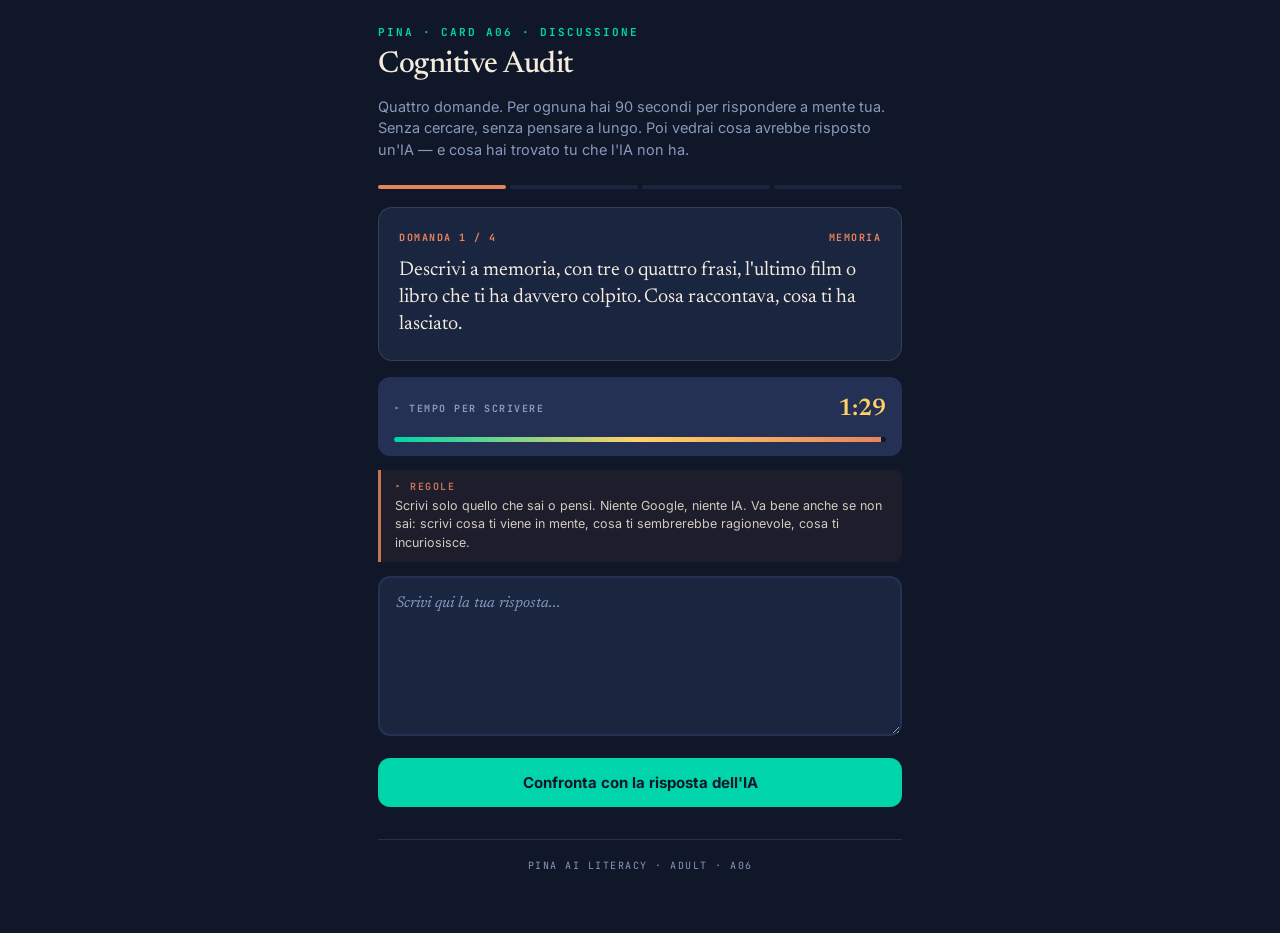
<file: games/game_A06_smetto_pensare.html>
<!doctype html>
<html lang="it">
<head>
<meta charset="utf-8"/>
<meta name="viewport" content="width=device-width,initial-scale=1"/>
<title>Cognitive Audit · PINA A06</title>
<link href="https://fonts.googleapis.com/css2?family=Newsreader:wght@400;500;600;700&family=Inter:wght@400;500;700;800&family=JetBrains+Mono:wght@400;700&display=swap" rel="stylesheet">
<style>
:root{--bg:#0F1729;--surf:#1A2540;--surf2:#243154;--teal:#00D4AA;--copper:#E8845C;--gold:#FFD166;--cream:#F4EBDD;--muted:#8899BB;--line:rgba(244,235,221,.12)}
*{box-sizing:border-box;margin:0;padding:0;-webkit-tap-highlight-color:transparent}
html,body{font-family:'Inter',system-ui,sans-serif;background:var(--bg);color:var(--cream);font-size:16px;line-height:1.5;min-height:100vh}
.app{max-width:560px;margin:0 auto;padding:24px 18px 60px}
.header{margin-bottom:24px}
.eyebrow{font-family:'JetBrains Mono',monospace;font-size:11px;letter-spacing:2px;color:var(--teal);font-weight:700;text-transform:uppercase;margin-bottom:8px}
h1{font-family:'Newsreader',serif;font-weight:500;font-size:30px;line-height:1.1;letter-spacing:-.5px}
.intro{margin-top:14px;color:var(--muted);font-size:14.5px}

.progress{display:flex;gap:4px;margin:20px 0 18px}
.dot{flex:1;height:4px;background:var(--surf);border-radius:2px;transition:.25s}
.dot.done{background:var(--teal)}
.dot.current{background:var(--copper)}

.question-card{background:var(--surf);border-radius:14px;padding:22px 20px;border:1px solid var(--line);margin-bottom:16px}
.question-meta{display:flex;justify-content:space-between;font-family:'JetBrains Mono',monospace;font-size:10px;letter-spacing:1.5px;color:var(--copper);text-transform:uppercase;font-weight:700;margin-bottom:12px}
.question-text{font-family:'Newsreader',serif;font-size:20px;line-height:1.35;color:var(--cream)}

.timer-bar{margin:14px 0;padding:14px 16px;background:var(--surf2);border-radius:12px}
.timer-row{display:flex;justify-content:space-between;align-items:center;margin-bottom:10px}
.timer-label{font-family:'JetBrains Mono',monospace;font-size:10px;letter-spacing:1.5px;color:var(--muted);text-transform:uppercase;font-weight:700}
.timer-value{font-family:'Newsreader',serif;font-size:24px;font-weight:600;color:var(--gold)}
.timer-track{height:5px;background:var(--bg);border-radius:3px;overflow:hidden}
.timer-fill{height:100%;background:linear-gradient(to right, var(--teal), var(--gold), var(--copper));transition:width 1s linear;width:100%}
.timer-bar.expired .timer-value{color:var(--copper)}

.write-zone{margin-bottom:16px}
textarea{width:100%;min-height:160px;background:var(--surf);border:2px solid var(--surf2);border-radius:12px;padding:14px 16px;color:var(--cream);font-family:'Newsreader',serif;font-size:15.5px;line-height:1.55;resize:vertical;transition:border-color .15s}
textarea:focus{outline:none;border-color:var(--teal)}
textarea::placeholder{color:var(--muted);font-style:italic}

.notice{margin-bottom:14px;padding:10px 14px;background:rgba(232,132,92,.08);border-left:3px solid var(--copper);border-radius:0 8px 8px 0;font-size:12.5px;line-height:1.45;color:var(--cream);opacity:.85}
.notice strong{color:var(--copper);font-family:'JetBrains Mono',monospace;font-size:10px;letter-spacing:1.5px;text-transform:uppercase;display:block;margin-bottom:3px}

.compare-zone{display:none;animation:slideUp .35s ease;margin-bottom:16px}
.compare-zone.show{display:block}
@keyframes slideUp{from{opacity:0;transform:translateY(8px)}to{opacity:1;transform:translateY(0)}}

.compare-box{background:var(--surf2);border-radius:12px;padding:16px;margin-bottom:12px}
.compare-label{font-family:'JetBrains Mono',monospace;font-size:10px;letter-spacing:1.5px;text-transform:uppercase;font-weight:700;margin-bottom:8px}
.compare-box.you .compare-label{color:var(--teal)}
.compare-box.ai .compare-label{color:var(--copper)}
.compare-content{font-family:'Newsreader',serif;font-size:14.5px;line-height:1.55;font-style:italic;color:var(--cream)}
.compare-content.empty{color:var(--muted);opacity:.6}

.diff-note{padding:12px 14px;background:rgba(255,209,102,.08);border-left:3px solid var(--gold);border-radius:0 8px 8px 0;font-size:13px;line-height:1.55}
.diff-note strong{color:var(--gold);font-family:'JetBrains Mono',monospace;font-size:10px;letter-spacing:1.5px;text-transform:uppercase;display:block;margin-bottom:5px}

.btn{display:block;width:100%;padding:15px 18px;border-radius:12px;font-family:'Inter',sans-serif;font-size:15px;font-weight:700;border:none;cursor:pointer;transition:.15s;margin-top:14px}
.btn-primary{background:var(--teal);color:var(--bg)}
.btn-primary:active{transform:scale(.98)}
.btn-ghost{background:transparent;color:var(--muted);border:1px solid var(--line);margin-top:10px}

.results{display:none}
.results.show{display:block}
.result-hero{background:linear-gradient(135deg,var(--surf2),var(--surf));border-radius:18px;padding:26px 22px;margin-bottom:18px}
.result-title{font-family:'Newsreader',serif;font-size:24px;font-weight:500;margin-bottom:10px}
.result-body{font-size:14.5px;line-height:1.6;opacity:.92}

.takeaway{background:rgba(232,132,92,.08);border-left:3px solid var(--copper);padding:16px;border-radius:0 12px 12px 0;margin-bottom:18px}
.takeaway-label{font-family:'JetBrains Mono',monospace;font-size:10px;letter-spacing:1.5px;color:var(--copper);margin-bottom:6px;text-transform:uppercase;font-weight:800}
.takeaway p{font-size:14px;line-height:1.55}

.footer{margin-top:32px;padding-top:18px;border-top:1px solid var(--line);font-family:'JetBrains Mono',monospace;font-size:10px;letter-spacing:1.5px;color:var(--muted);text-transform:uppercase;text-align:center}
</style>
</head>
<body>
<div class="app">
  <div class="header">
    <div class="eyebrow">PINA · CARD A06 · DISCUSSIONE</div>
    <h1>Cognitive Audit</h1>
    <div class="intro">Quattro domande. Per ognuna hai 90 secondi per rispondere a mente tua. Senza cercare, senza pensare a lungo. Poi vedrai cosa avrebbe risposto un'IA — e cosa hai trovato tu che l'IA non ha.</div>
  </div>

  <div class="progress" id="progress"></div>

  <div id="round-area">
    <div class="question-card">
      <div class="question-meta">
        <span id="q-label">Domanda 1 / 4</span>
        <span id="q-type"></span>
      </div>
      <div class="question-text" id="q-text"></div>
    </div>

    <div class="timer-bar" id="timer-bar">
      <div class="timer-row">
        <span class="timer-label">▸ Tempo per scrivere</span>
        <span class="timer-value" id="timer-value">1:30</span>
      </div>
      <div class="timer-track"><div class="timer-fill" id="timer-fill"></div></div>
    </div>

    <div class="notice">
      <strong>▸ Regole</strong>
      Scrivi solo quello che sai o pensi. Niente Google, niente IA. Va bene anche se non sai: scrivi cosa ti viene in mente, cosa ti sembrerebbe ragionevole, cosa ti incuriosisce.
    </div>

    <div class="write-zone">
      <textarea id="user-text" placeholder="Scrivi qui la tua risposta..."></textarea>
    </div>

    <button class="btn btn-primary" id="reveal-btn" onclick="reveal()">Confronta con la risposta dell'IA</button>

    <div class="compare-zone" id="compare-zone">
      <div class="compare-box you">
        <div class="compare-label">▸ La tua risposta</div>
        <div class="compare-content" id="show-you"></div>
      </div>
      <div class="compare-box ai">
        <div class="compare-label">▸ Quello che avrebbe scritto un'IA generalista</div>
        <div class="compare-content" id="show-ai"></div>
      </div>
      <div class="diff-note">
        <strong>▸ Da notare</strong>
        <span id="diff-note-text"></span>
      </div>
      <button class="btn btn-primary" onclick="nextRound()">Avanti →</button>
    </div>
  </div>

  <div class="results" id="results">
    <div class="result-hero">
      <div class="result-title">Cosa hai visto</div>
      <div class="result-body">
        Le IA producono risposte <strong>medie</strong> — la sintesi di milioni di testi pubblicati. Sono accurate, ordinate, complete su quasi tutto. Ma sono mediane. Quello che hai scritto tu è <strong>tuo</strong>: contiene un'esperienza, un'omissione significativa, una sfumatura. La domanda non è chi «vince» tra te e l'IA. È: cosa accade alla tua mente se smetti di scrivere queste cose con le tue parole?
      </div>
    </div>

    <div class="takeaway">
      <div class="takeaway-label">▸ Esperimento per i prossimi 7 giorni</div>
      <p>Scegli una cosa che di solito chiedi all'IA — una mail, una sintesi, una decisione semplice — e per una settimana fai prima a mente tua. Poi, se vuoi, confrontati con l'IA. Non smetti di usarla, costruisci un muscolo che altrimenti si atrofizza in silenzio.</p>
    </div>

    <button class="btn btn-ghost" onclick="restart()">Ricominciare</button>
  </div>

  <div class="footer">PINA AI LITERACY · ADULT · A06</div>
</div>

<script>
const QUESTIONS = [
  {
    type: "MEMORIA",
    text: "Descrivi a memoria, con tre o quattro frasi, l'ultimo film o libro che ti ha davvero colpito. Cosa raccontava, cosa ti ha lasciato.",
    ai: "Per rispondere a questa domanda dovrei prima conoscere il film o il libro che hai in mente. In generale, le opere che colpiscono tendono a esplorare temi universali come amore, perdita, identità, attraverso personaggi complessi. Spesso il loro impatto deriva da una combinazione di narrazione coinvolgente, sviluppo dei personaggi e risonanza emotiva. Posso aiutarti meglio se mi dici di quale opera si tratta.",
    note: "L'IA non può rispondere personalmente perché non ha la tua esperienza. La tua risposta — anche se imperfetta, anche se non riesci a ricordare il titolo — contiene qualcosa che nessuna IA ha: l'effetto specifico che quella storia ha avuto su di te. Quando deleghi sempre la sintesi all'IA, perdi l'esercizio di articolare ciò che ti tocca."
  },
  {
    type: "RAGIONAMENTO",
    text: "Una persona che conosci ti dice: «Non bisogna mai prendere decisioni importanti quando si è arrabbiati». Sei d'accordo? Trova un caso in cui non vale.",
    ai: "L'affermazione è generalmente saggia e supportata dalla psicologia: la rabbia attiva il sistema nervoso simpatico, riduce la capacità di valutazione razionale e tende a portare a decisioni impulsive. Tuttavia, ci sono eccezioni: la rabbia può rivelare valori importanti che ignoravamo, può essere il segnale che una situazione è insostenibile e va cambiata, può fornire l'energia necessaria per uscire da situazioni di stallo o abuso. In contesti di ingiustizia, la rabbia può essere un motore etico legittimo. La risposta più sfumata: la rabbia non andrebbe ignorata né lasciata decidere da sola — andrebbe ascoltata e poi valutata.",
    note: "L'IA ti dà una risposta completa, equilibrata, in formato saggio scolastico. La tua probabilmente è più disordinata, più legata a una storia concreta — magari di te o di qualcuno che conosci. È quella concretezza che rende un pensiero veramente tuo. L'IA pensa in mediane; tu pensi in esempi."
  },
  {
    type: "CREATIVITÀ",
    text: "Inventa il nome e una breve descrizione di un negozio che ti piacerebbe esistesse nella tua città — qualcosa che non c'è ancora.",
    ai: "Un'opzione interessante potrebbe essere «La Bottega del Tempo Lento»: uno spazio ibrido tra caffetteria, libreria indipendente e laboratorio artigianale. I clienti possono leggere, riparare piccoli oggetti con l'aiuto di artigiani locali, partecipare a workshop di scrittura o cucina, lasciare libri da scambiare. L'idea unisce il bisogno di socialità del post-pandemia con la riscoperta del fatto a mano, in un contesto urbano dove i ritmi sono spesso accelerati.",
    note: "L'IA produce idee «generaliste» — il tipo di concetto che funziona ovunque e quindi non funziona da nessuna parte. La tua proposta probabilmente è più specifica: legata a una via, a un bisogno tuo, a una nostalgia. Quella specificità è creatività. L'IA è ottima per fare brainstorming, ma se le deleghi anche l'immaginazione, smetti di osservare la tua città."
  },
  {
    type: "ETICA",
    text: "Pensi che dovremmo poter dimenticare? Cioè: avere il diritto di rimuovere completamente vecchie informazioni su di noi dal web. Difendi la tua posizione in 3-4 frasi.",
    ai: "La questione del «diritto all'oblio» è regolata in Europa dal GDPR (2018) e dalla sentenza Google Spain del 2014. Ci sono argomenti a favore: protezione della privacy, possibilità di reinventarsi, evitare che errori giovanili pesino a vita. E argomenti contro: il diritto di cronaca, l'integrità del record pubblico, il rischio di censura della verità. La maggior parte degli ordinamenti adotta un bilanciamento: certi soggetti (politici, criminali condannati per fatti gravi) hanno meno diritto all'oblio, persone private ne hanno di più. La tendenza è verso un equilibrio caso per caso.",
    note: "L'IA ti dà la fotografia del dibattito: chi dice cosa, quali sono i pro e contro, qual è la posizione di compromesso. Ma non ti dice quale sia la tua posizione. La tua risposta — anche se basata su un solo argomento — afferma qualcosa. Quando ci affidiamo sempre alla sintesi neutra, smettiamo di prendere posizione. E un cittadino che non prende posizione è esattamente il prodotto migliore per chi vuole decidere al posto tuo."
  }
];

let current = 0;
let timerInterval = null;
const DURATION = 90; // seconds

function renderProgress(){
  const c = document.getElementById('progress');
  c.innerHTML = '';
  QUESTIONS.forEach((_, i) => {
    const d = document.createElement('div');
    d.className = 'dot' + (i < current ? ' done' : i === current ? ' current' : '');
    c.appendChild(d);
  });
}

function renderRound(){
  if(current >= QUESTIONS.length){ showResults(); return; }
  const q = QUESTIONS[current];
  document.getElementById('q-label').textContent = `Domanda ${current+1} / ${QUESTIONS.length}`;
  document.getElementById('q-type').textContent = q.type;
  document.getElementById('q-text').textContent = q.text;
  document.getElementById('user-text').value = '';
  document.getElementById('user-text').disabled = false;
  document.getElementById('compare-zone').classList.remove('show');
  document.getElementById('reveal-btn').style.display = 'block';
  document.getElementById('timer-bar').classList.remove('expired');
  renderProgress();
  startTimer();
}

function startTimer(){
  let remaining = DURATION;
  updateTimerDisplay(remaining);
  if(timerInterval) clearInterval(timerInterval);
  timerInterval = setInterval(() => {
    remaining--;
    updateTimerDisplay(remaining);
    if(remaining <= 0){
      clearInterval(timerInterval);
      document.getElementById('timer-bar').classList.add('expired');
    }
  }, 1000);
}

function updateTimerDisplay(s){
  const m = Math.floor(s / 60);
  const sec = s % 60;
  document.getElementById('timer-value').textContent = `${m}:${String(sec).padStart(2,'0')}`;
  document.getElementById('timer-fill').style.width = (s / DURATION * 100) + '%';
}

function reveal(){
  if(timerInterval) clearInterval(timerInterval);
  const userTxt = document.getElementById('user-text').value.trim();
  document.getElementById('user-text').disabled = true;
  document.getElementById('reveal-btn').style.display = 'none';

  const showYou = document.getElementById('show-you');
  if(userTxt){
    showYou.textContent = userTxt;
    showYou.classList.remove('empty');
  } else {
    showYou.textContent = '(non hai scritto nulla — è anche questa una risposta. Cosa significa per te il vuoto?)';
    showYou.classList.add('empty');
  }
  document.getElementById('show-ai').textContent = QUESTIONS[current].ai;
  document.getElementById('diff-note-text').textContent = QUESTIONS[current].note;
  document.getElementById('compare-zone').classList.add('show');
}

function nextRound(){
  current++;
  if(current >= QUESTIONS.length){ showResults(); }
  else { renderRound(); window.scrollTo({top:0, behavior:'smooth'}); }
}

function showResults(){
  if(timerInterval) clearInterval(timerInterval);
  document.getElementById('round-area').style.display = 'none';
  document.getElementById('progress').style.display = 'none';
  document.getElementById('results').classList.add('show');
}

function restart(){
  current = 0;
  document.getElementById('results').classList.remove('show');
  document.getElementById('round-area').style.display = 'block';
  document.getElementById('progress').style.display = 'flex';
  renderRound();
  window.scrollTo({top:0});
}

renderRound();
</script>
</body>
</html>
</file>
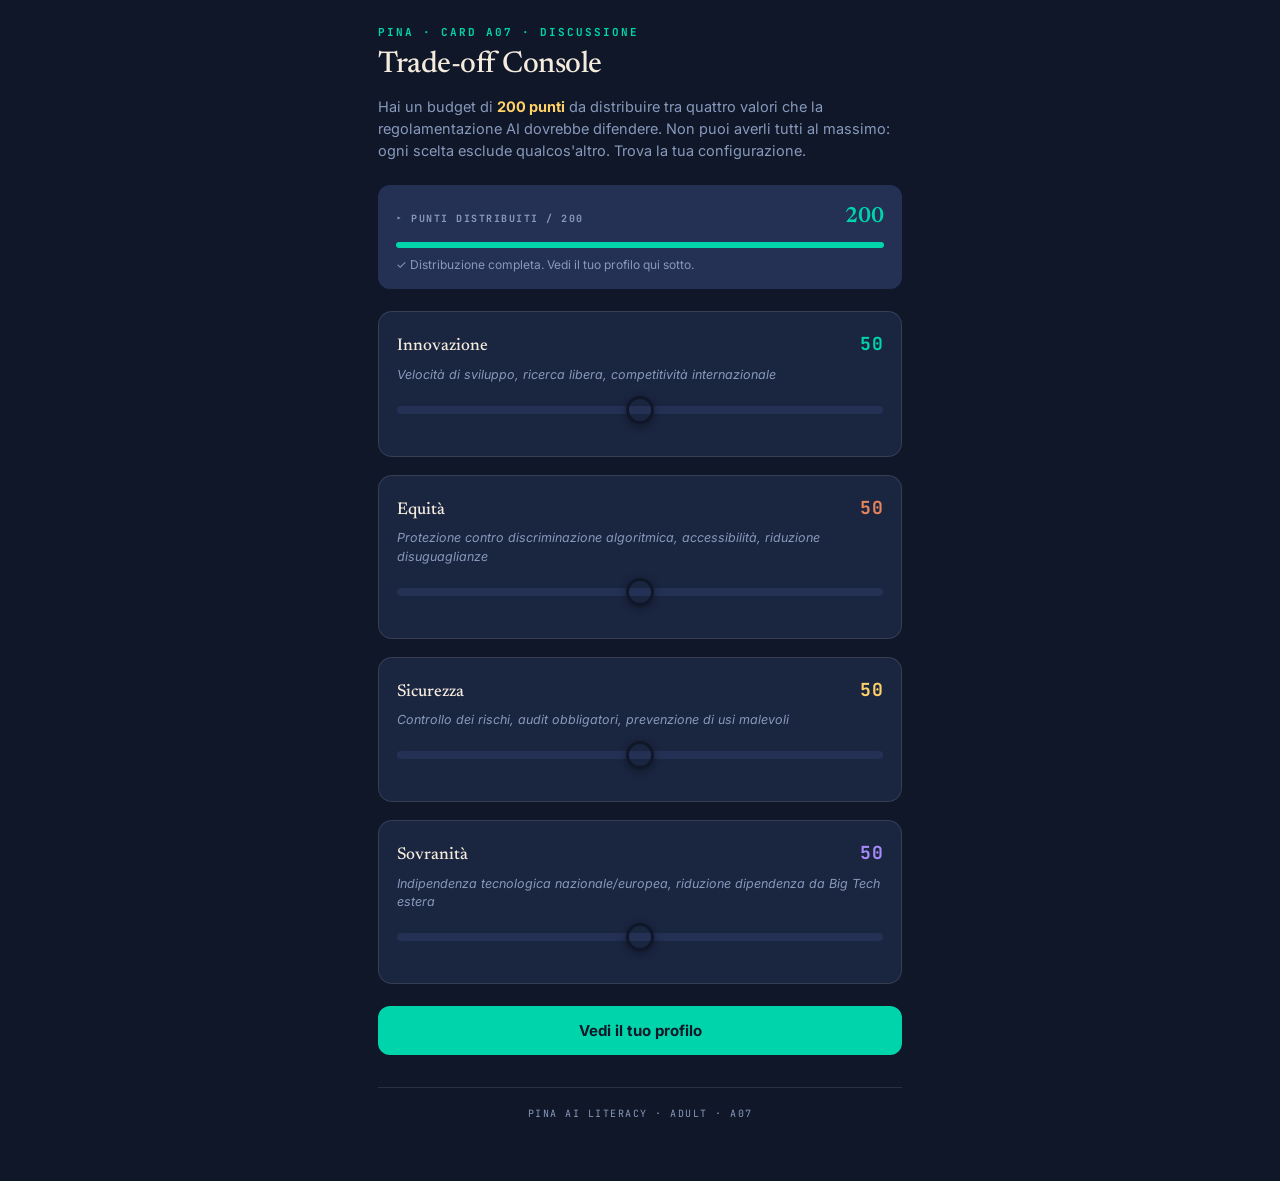
<file: games/game_A07_chi_scrive_regole.html>
<!doctype html>
<html lang="it">
<head>
<meta charset="utf-8"/>
<meta name="viewport" content="width=device-width,initial-scale=1"/>
<title>Trade-off Console · PINA A07</title>
<link href="https://fonts.googleapis.com/css2?family=Newsreader:wght@400;500;600;700&family=Inter:wght@400;500;700;800&family=JetBrains+Mono:wght@400;700&display=swap" rel="stylesheet">
<style>
:root{--bg:#0F1729;--surf:#1A2540;--surf2:#243154;--teal:#00D4AA;--copper:#E8845C;--gold:#FFD166;--cream:#F4EBDD;--muted:#8899BB;--line:rgba(244,235,221,.12);--violet:#A78BFA}
*{box-sizing:border-box;margin:0;padding:0;-webkit-tap-highlight-color:transparent}
html,body{font-family:'Inter',system-ui,sans-serif;background:var(--bg);color:var(--cream);font-size:16px;line-height:1.5;min-height:100vh}
.app{max-width:560px;margin:0 auto;padding:24px 18px 60px}
.header{margin-bottom:22px}
.eyebrow{font-family:'JetBrains Mono',monospace;font-size:11px;letter-spacing:2px;color:var(--teal);font-weight:700;text-transform:uppercase;margin-bottom:8px}
h1{font-family:'Newsreader',serif;font-weight:500;font-size:30px;line-height:1.1;letter-spacing:-.5px}
.intro{margin-top:14px;color:var(--muted);font-size:14.5px;line-height:1.55}

.budget-meter{margin:18px 0 22px;padding:16px 18px;background:var(--surf2);border-radius:12px}
.budget-top{display:flex;justify-content:space-between;align-items:baseline;margin-bottom:8px}
.budget-label{font-family:'JetBrains Mono',monospace;font-size:10px;letter-spacing:1.5px;color:var(--muted);text-transform:uppercase;font-weight:700}
.budget-value{font-family:'Newsreader',serif;font-size:22px;font-weight:600;color:var(--gold)}
.budget-value.ok{color:var(--teal)}
.budget-value.over{color:var(--copper)}
.budget-bar{height:6px;background:var(--bg);border-radius:3px;overflow:hidden}
.budget-fill{height:100%;background:var(--gold);transition:width .3s ease, background .3s ease}
.budget-fill.ok{background:var(--teal)}
.budget-fill.over{background:var(--copper)}
.budget-hint{margin-top:8px;font-size:12px;color:var(--muted);line-height:1.45}

.sliders{display:flex;flex-direction:column;gap:18px}
.slider-card{background:var(--surf);border-radius:14px;padding:18px 18px 16px;border:1px solid var(--line);transition:border-color .2s}
.slider-card.active{border-color:var(--teal)}
.slider-head{display:flex;justify-content:space-between;align-items:baseline;margin-bottom:6px}
.slider-name{font-family:'Newsreader',serif;font-size:17px;font-weight:500;color:var(--cream)}
.slider-value{font-family:'JetBrains Mono',monospace;font-size:18px;font-weight:700;letter-spacing:.5px}
.slider-desc{font-size:12.5px;line-height:1.45;color:var(--muted);margin-bottom:12px;font-style:italic}
.slider{-webkit-appearance:none;appearance:none;width:100%;height:8px;background:var(--surf2);border-radius:4px;outline:none}
.slider::-webkit-slider-thumb{-webkit-appearance:none;width:28px;height:28px;border-radius:50%;cursor:pointer;border:3px solid var(--bg);box-shadow:0 2px 8px rgba(0,0,0,.4)}
.slider::-moz-range-thumb{width:28px;height:28px;border-radius:50%;cursor:pointer;border:3px solid var(--bg);box-shadow:0 2px 8px rgba(0,0,0,.4)}
.slider-card[data-color="teal"] .slider::-webkit-slider-thumb,
.slider-card[data-color="teal"] .slider::-moz-range-thumb{background:var(--teal)}
.slider-card[data-color="teal"] .slider-value{color:var(--teal)}
.slider-card[data-color="copper"] .slider::-webkit-slider-thumb,
.slider-card[data-color="copper"] .slider::-moz-range-thumb{background:var(--copper)}
.slider-card[data-color="copper"] .slider-value{color:var(--copper)}
.slider-card[data-color="gold"] .slider::-webkit-slider-thumb,
.slider-card[data-color="gold"] .slider::-moz-range-thumb{background:var(--gold)}
.slider-card[data-color="gold"] .slider-value{color:var(--gold)}
.slider-card[data-color="violet"] .slider::-webkit-slider-thumb,
.slider-card[data-color="violet"] .slider::-moz-range-thumb{background:var(--violet)}
.slider-card[data-color="violet"] .slider-value{color:var(--violet)}

.tradeoff-display{margin-top:6px;font-family:'JetBrains Mono',monospace;font-size:10px;letter-spacing:.5px;color:var(--muted);min-height:14px;line-height:1.4}
.tradeoff-display.warn{color:var(--copper)}

.btn{display:block;width:100%;padding:15px 18px;border-radius:12px;font-family:'Inter',sans-serif;font-size:15px;font-weight:700;border:none;cursor:pointer;transition:.15s;margin-top:22px}
.btn-primary{background:var(--teal);color:var(--bg)}
.btn-primary:active{transform:scale(.98)}
.btn-primary:disabled{opacity:.4;cursor:not-allowed}
.btn-ghost{background:transparent;color:var(--muted);border:1px solid var(--line);margin-top:10px}

.results{display:none;margin-top:6px}
.results.show{display:block}
.result-hero{background:linear-gradient(135deg,var(--surf2),var(--surf));border-radius:18px;padding:26px 22px;margin-bottom:18px}
.result-label{font-family:'JetBrains Mono',monospace;font-size:10px;letter-spacing:1.5px;color:var(--gold);text-transform:uppercase;font-weight:800;margin-bottom:8px}
.result-title{font-family:'Newsreader',serif;font-size:24px;font-weight:500;color:var(--cream);margin-bottom:12px;line-height:1.25}
.result-body{font-size:14.5px;line-height:1.6;color:var(--cream);opacity:.92}
.result-body p{margin-bottom:10px}

.profile-bars{margin:18px 0;display:flex;flex-direction:column;gap:8px}
.profile-row{display:flex;align-items:center;gap:10px}
.profile-name{flex:0 0 90px;font-family:'JetBrains Mono',monospace;font-size:10px;letter-spacing:.8px;text-transform:uppercase;font-weight:700}
.profile-bar{flex:1;height:14px;background:var(--surf);border-radius:7px;overflow:hidden;position:relative}
.profile-bar-fill{height:100%;border-radius:7px;transition:width .6s ease}
.profile-val{flex:0 0 30px;font-family:'JetBrains Mono',monospace;font-size:11px;font-weight:700;text-align:right}

.takeaway{background:rgba(0,212,170,.08);border-left:3px solid var(--teal);padding:16px;border-radius:0 12px 12px 0;margin-bottom:18px}
.takeaway-label{font-family:'JetBrains Mono',monospace;font-size:10px;letter-spacing:1.5px;color:var(--teal);margin-bottom:6px;text-transform:uppercase;font-weight:800}
.takeaway p{font-size:13.5px;line-height:1.55}

.footer{margin-top:32px;padding-top:18px;border-top:1px solid var(--line);font-family:'JetBrains Mono',monospace;font-size:10px;letter-spacing:1.5px;color:var(--muted);text-transform:uppercase;text-align:center}
</style>
</head>
<body>
<div class="app">
  <div class="header">
    <div class="eyebrow">PINA · CARD A07 · DISCUSSIONE</div>
    <h1>Trade-off Console</h1>
    <div class="intro">Hai un budget di <strong style="color:var(--gold)">200 punti</strong> da distribuire tra quattro valori che la regolamentazione AI dovrebbe difendere. Non puoi averli tutti al massimo: ogni scelta esclude qualcos'altro. Trova la tua configurazione.</div>
  </div>

  <div class="budget-meter">
    <div class="budget-top">
      <span class="budget-label">▸ Punti distribuiti / 200</span>
      <span class="budget-value" id="budget-value">0</span>
    </div>
    <div class="budget-bar"><div class="budget-fill" id="budget-fill" style="width:0"></div></div>
    <div class="budget-hint" id="budget-hint">Sposta gli slider. Il totale deve essere esattamente 200.</div>
  </div>

  <div class="sliders" id="sliders-container">
    <div class="slider-card" data-color="teal" data-key="innovation">
      <div class="slider-head">
        <span class="slider-name">Innovazione</span>
        <span class="slider-value">50</span>
      </div>
      <div class="slider-desc">Velocità di sviluppo, ricerca libera, competitività internazionale</div>
      <input type="range" min="0" max="100" value="50" class="slider" oninput="onSlide()">
      <div class="tradeoff-display"></div>
    </div>

    <div class="slider-card" data-color="copper" data-key="equity">
      <div class="slider-head">
        <span class="slider-name">Equità</span>
        <span class="slider-value">50</span>
      </div>
      <div class="slider-desc">Protezione contro discriminazione algoritmica, accessibilità, riduzione disuguaglianze</div>
      <input type="range" min="0" max="100" value="50" class="slider" oninput="onSlide()">
      <div class="tradeoff-display"></div>
    </div>

    <div class="slider-card" data-color="gold" data-key="safety">
      <div class="slider-head">
        <span class="slider-name">Sicurezza</span>
        <span class="slider-value">50</span>
      </div>
      <div class="slider-desc">Controllo dei rischi, audit obbligatori, prevenzione di usi malevoli</div>
      <input type="range" min="0" max="100" value="50" class="slider" oninput="onSlide()">
      <div class="tradeoff-display"></div>
    </div>

    <div class="slider-card" data-color="violet" data-key="sovereignty">
      <div class="slider-head">
        <span class="slider-name">Sovranità</span>
        <span class="slider-value">50</span>
      </div>
      <div class="slider-desc">Indipendenza tecnologica nazionale/europea, riduzione dipendenza da Big Tech estera</div>
      <input type="range" min="0" max="100" value="50" class="slider" oninput="onSlide()">
      <div class="tradeoff-display"></div>
    </div>
  </div>

  <button class="btn btn-primary" id="submit-btn" onclick="showProfile()" disabled>Vedi il tuo profilo</button>

  <div class="results" id="results">
    <div class="result-hero">
      <div class="result-label">▸ La tua politica AI implicita</div>
      <div class="result-title" id="profile-title"></div>
      <div class="profile-bars" id="profile-bars"></div>
      <div class="result-body" id="profile-body"></div>
    </div>

    <div class="takeaway">
      <div class="takeaway-label">▸ Da portarsi a casa</div>
      <p>Non c'è una distribuzione «giusta». Ogni scelta privilegia qualcosa a scapito di qualcos'altro. Il dibattito pubblico sull'AI non è tecnico: è politico. Ogni regolamentazione — l'EU AI Act, le policy USA, l'approccio cinese — è un'allocazione specifica di questo budget. La domanda da portarsi a casa: <em>chi sta facendo queste scelte al posto tuo, in questo momento?</em></p>
    </div>

    <button class="btn btn-ghost" onclick="restart()">Ricominciare</button>
  </div>

  <div class="footer">PINA AI LITERACY · ADULT · A07</div>
</div>

<script>
const TARGET = 200;
const KEYS = ['innovation', 'equity', 'safety', 'sovereignty'];

const TRADEOFFS = {
  // se A è alto, B subisce; messaggio mostrato
  innovation: {
    equity: "L'innovazione veloce tende a creare diseguaglianze nei primi anni di diffusione.",
    safety: "Sviluppo accelerato → meno tempo per audit di sicurezza.",
    sovereignty: "Stare al passo richiede spesso di dipendere da chi corre più forte."
  },
  equity: {
    innovation: "Garantire equità rallenta la sperimentazione.",
    safety: "Le tutele anti-discriminazione e i sistemi di audit sicurezza competono per le stesse risorse.",
    sovereignty: "Standard di equità europei possono allontanare investitori globali."
  },
  safety: {
    innovation: "Audit, certificazioni e moratorie frenano il time-to-market.",
    equity: "Risorse di sicurezza orientate a danni acuti possono trascurare bias sistemici.",
    sovereignty: "Standard di sicurezza alti possono dipendere da expertise concentrata altrove."
  },
  sovereignty: {
    innovation: "Costruire autonomia tecnologica costa tempo e duplica investimenti.",
    equity: "Politiche di sovranità rischiano di favorire campioni nazionali a scapito di startup diverse.",
    safety: "Voler fare tutto in casa significa rinunciare a expertise sviluppata altrove."
  }
};

function getValues(){
  const v = {};
  document.querySelectorAll('.slider-card').forEach(card => {
    v[card.dataset.key] = parseInt(card.querySelector('.slider').value);
  });
  return v;
}

function onSlide(){
  const v = getValues();
  const total = v.innovation + v.equity + v.safety + v.sovereignty;

  // budget
  const bv = document.getElementById('budget-value');
  const bf = document.getElementById('budget-fill');
  const bh = document.getElementById('budget-hint');
  bv.textContent = total;
  bv.className = 'budget-value';
  bf.className = 'budget-fill';
  bf.style.width = Math.min(100, total / TARGET * 100) + '%';

  if(total === TARGET){
    bv.classList.add('ok');
    bf.classList.add('ok');
    bh.textContent = '✓ Distribuzione completa. Vedi il tuo profilo qui sotto.';
    document.getElementById('submit-btn').disabled = false;
  } else if(total > TARGET){
    bv.classList.add('over');
    bf.classList.add('over');
    bh.textContent = `Hai usato ${total - TARGET} punti in più. Riduci uno o più valori.`;
    document.getElementById('submit-btn').disabled = true;
  } else {
    bh.textContent = `Mancano ${TARGET - total} punti. Distribuisci tutto il budget.`;
    document.getElementById('submit-btn').disabled = true;
  }

  // update values displayed + tradeoff messages
  document.querySelectorAll('.slider-card').forEach(card => {
    const k = card.dataset.key;
    const val = v[k];
    card.querySelector('.slider-value').textContent = val;
    // mostra trade-off solo se valore alto
    const td = card.querySelector('.tradeoff-display');
    if(val >= 70){
      // trova il valore più basso tra gli altri 3
      const others = KEYS.filter(x => x !== k);
      const lowest = others.reduce((a,b) => v[a] < v[b] ? a : b);
      if(v[lowest] <= 30){
        td.textContent = '↘ ' + TRADEOFFS[k][lowest];
        td.classList.add('warn');
      } else {
        td.textContent = '';
        td.classList.remove('warn');
      }
    } else {
      td.textContent = '';
      td.classList.remove('warn');
    }
  });
}

const PROFILE_NAMES = {
  innovation: 'INNOVAZIONE',
  equity: 'EQUITÀ',
  safety: 'SICUREZZA',
  sovereignty: 'SOVRANITÀ'
};
const PROFILE_COLORS = {
  innovation: 'var(--teal)',
  equity: 'var(--copper)',
  safety: 'var(--gold)',
  sovereignty: 'var(--violet)'
};

function getProfileLabel(v){
  // ordina valori dal più alto al più basso
  const sorted = KEYS.map(k => ({k, v: v[k]})).sort((a,b) => b.v - a.v);
  const top = sorted[0];
  const second = sorted[1];

  // profili archetipici
  if(top.v >= 80){
    return getMaxProfile(top.k);
  } else if(top.v - sorted[3].v < 15){
    return {
      title: "Equilibrista",
      body: "<p>Hai distribuito quasi uniformemente. È la posizione più rara nel dibattito reale: in pratica, i policymaker DEVONO scegliere perché le risorse e l'attenzione politica sono limitate. La tua configurazione è democraticamente «giusta» ma operativamente difficile da realizzare.</p><p>Il rischio dell'equilibrismo è la paralisi. La forza è non avere zone cieche.</p>"
    };
  } else {
    // mix di top 2
    return getMixProfile(top.k, second.k);
  }
}

function getMaxProfile(key){
  const profiles = {
    innovation: {
      title: "Acceleratore",
      body: "<p>Privilegi l'innovazione sopra tutto. È la posizione tipica del settore tech USA, della Silicon Valley, e di parte della classe dirigente cinese.</p><p>La promessa: senza spinta, l'AI europea sarà sempre subordinata e non avremo seduti ai tavoli giusti. Il rischio: ogni «correggiamo dopo» nella storia delle tecnologie potenti è stata una promessa non mantenuta. I danni si normalizzano prima che la correzione arrivi.</p>"
    },
    equity: {
      title: "Egalitario",
      body: "<p>Privilegi l'equità. È una posizione vicina ai movimenti civici, sindacali, e a parte del Sud globale.</p><p>La promessa: una tecnologia che ricalca le ingiustizie esistenti non è progresso, è automazione del privilegio. Il rischio: standard troppo stringenti di equità tendono a essere applicati nei paesi che li scrivono — non in quelli che producono tecnologie senza vincoli. Si rischia di proteggere chi è già protetto.</p>"
    },
    safety: {
      title: "Prudente",
      body: "<p>Privilegi la sicurezza. È la posizione dei laboratori di safety AI, di parte della comunità scientifica, della UE.</p><p>La promessa: tecnologie generaliste con effetti su miliardi richiedono cautela proporzionata al potenziale danno. Il rischio: «sicurezza» è spesso definita da chi ha già potere, e diventa strumento per fermare la concorrenza più piccola che non può permettersi i costi di compliance.</p>"
    },
    sovereignty: {
      title: "Sovranista",
      body: "<p>Privilegi l'autonomia tecnologica. È la posizione di parte dei governi europei (Macron, Meloni in parte), dei nazionalisti tecnologici cinesi, di alcuni movimenti indiani.</p><p>La promessa: dipendere da sei aziende americane per un'infrastruttura cognitiva è un suicidio strategico. Il rischio: la sovranità senza scala produce tecnologia di seconda fascia, e «autonomia» può diventare cattura nazionalista da parte di campioni industriali domestici.</p>"
    }
  };
  return profiles[key];
}

function getMixProfile(a, b){
  // composti più comuni
  const combos = {
    'innovation_safety': {
      title: "Acceleratore prudente",
      body: "<p>Vuoi velocità ma con paracadute. È la posizione esplicita di Anthropic, parte dell'ecosistema di safety industriale, e in modo più ambiguo OpenAI nelle dichiarazioni pubbliche.</p><p>La tensione: la velocità di mercato e il rigore dei controlli sono in conflitto strutturale, non rettorico. Nel concreto, queste due si bilanciano solo se le imprese internalizzano i costi del rigore — cosa che il mercato libero scoraggia.</p>"
    },
    'safety_innovation': {
      title: "Acceleratore prudente",
      body: "<p>Vuoi velocità ma con paracadute. È la posizione esplicita di Anthropic, parte dell'ecosistema di safety industriale, e in modo più ambiguo OpenAI nelle dichiarazioni pubbliche.</p><p>La tensione: la velocità di mercato e il rigore dei controlli sono in conflitto strutturale, non rettorico. Nel concreto, queste due si bilanciano solo se le imprese internalizzano i costi del rigore — cosa che il mercato libero scoraggia.</p>"
    },
    'equity_safety': {
      title: "Difensore civile",
      body: "<p>Vuoi proteggere persone (dalle discriminazioni) e collettività (dai danni). È la posizione di una parte del mondo regolatorio europeo, di alcune ONG, della società civile organizzata.</p><p>La tensione: «equità» e «sicurezza» sembrano allineate ma in pratica competono per attenzione politica e risorse. La sicurezza fa più notizia (un drone, una crisi), l'equità è strutturale e quotidiana — e tende a essere sacrificata quando i budget si stringono.</p>"
    },
    'safety_equity': {
      title: "Difensore civile",
      body: "<p>Vuoi proteggere persone (dalle discriminazioni) e collettività (dai danni). È la posizione di una parte del mondo regolatorio europeo, di alcune ONG, della società civile organizzata.</p><p>La tensione: «equità» e «sicurezza» sembrano allineate ma in pratica competono per attenzione politica e risorse. La sicurezza fa più notizia (un drone, una crisi), l'equità è strutturale e quotidiana — e tende a essere sacrificata quando i budget si stringono.</p>"
    },
    'innovation_sovereignty': {
      title: "Patriota tecnologico",
      body: "<p>Vuoi correre, ma in casa. È la posizione esplicita della politica industriale francese, italiana (Strategia AI 2024-26), parte del dibattito tedesco e quasi tutta la politica industriale cinese.</p><p>La tensione: «innovazione» e «sovranità» convivono solo con investimenti enormi e protezionismo selettivo. L'Europa non ha ancora dimostrato di poterlo fare; la Cina sì, ma a costi politici elevati.</p>"
    },
    'sovereignty_innovation': {
      title: "Patriota tecnologico",
      body: "<p>Vuoi correre, ma in casa. È la posizione esplicita della politica industriale francese, italiana (Strategia AI 2024-26), parte del dibattito tedesco e quasi tutta la politica industriale cinese.</p><p>La tensione: «innovazione» e «sovranità» convivono solo con investimenti enormi e protezionismo selettivo. L'Europa non ha ancora dimostrato di poterlo fare; la Cina sì, ma a costi politici elevati.</p>"
    },
    'equity_sovereignty': {
      title: "Comunitarista",
      body: "<p>Vuoi società giuste E autonome. È una posizione meno mainstream ma presente in parte del pensiero europeo di sinistra, in alcuni movimenti del Sud globale, e in pensatori come Stiegler.</p><p>La tensione: equità e sovranità nazionale sono in conflitto storico — l'equità tende a essere internazionalista, la sovranità tende ad essere identitaria. Tenerle insieme richiede una visione politica chiara.</p>"
    },
    'sovereignty_equity': {
      title: "Comunitarista",
      body: "<p>Vuoi società giuste E autonome. È una posizione meno mainstream ma presente in parte del pensiero europeo di sinistra, in alcuni movimenti del Sud globale, e in pensatori come Stiegler.</p><p>La tensione: equità e sovranità nazionale sono in conflitto storico — l'equità tende a essere internazionalista, la sovranità tende ad essere identitaria. Tenerle insieme richiede una visione politica chiara.</p>"
    },
    'innovation_equity': {
      title: "Progressista techno",
      body: "<p>Vuoi velocità + giustizia, e poco interesse per rischi e sovranità. È una posizione che si trova nel mondo del tech etico, in alcuni movimenti di democratizzazione dell'AI (open source), nei sostenitori dell'AI «come utility pubblica».</p><p>La tensione: senza priorità sulla sicurezza e sull'autonomia, l'innovazione equa tende a essere catturata da chi corre più forte — anche se vendono il discorso egualitario.</p>"
    },
    'equity_innovation': {
      title: "Progressista techno",
      body: "<p>Vuoi velocità + giustizia, e poco interesse per rischi e sovranità. È una posizione che si trova nel mondo del tech etico, in alcuni movimenti di democratizzazione dell'AI (open source), nei sostenitori dell'AI «come utility pubblica».</p><p>La tensione: senza priorità sulla sicurezza e sull'autonomia, l'innovazione equa tende a essere catturata da chi corre più forte — anche se vendono il discorso egualitario.</p>"
    },
    'safety_sovereignty': {
      title: "Cauto e autonomo",
      body: "<p>Vuoi prudenza e indipendenza. È vicino alla posizione di parte del mondo militare e dell'intelligence europei, e in alcuni movimenti accademici di AI safety.</p><p>La tensione: «sicurezza» e «sovranità» insieme tendono a chiudere il sistema. È efficace contro le minacce esterne, ma fragile rispetto all'innovazione interna. Il rischio: una tecnologia stagnante è anche una tecnologia insicura nel lungo periodo.</p>"
    },
    'sovereignty_safety': {
      title: "Cauto e autonomo",
      body: "<p>Vuoi prudenza e indipendenza. È vicino alla posizione di parte del mondo militare e dell'intelligence europei, e in alcuni movimenti accademici di AI safety.</p><p>La tensione: «sicurezza» e «sovranità» insieme tendono a chiudere il sistema. È efficace contro le minacce esterne, ma fragile rispetto all'innovazione interna. Il rischio: una tecnologia stagnante è anche una tecnologia insicura nel lungo periodo.</p>"
    }
  };
  return combos[`${a}_${b}`] || combos[`${b}_${a}`];
}

function showProfile(){
  const v = getValues();
  const profile = getProfileLabel(v);

  document.getElementById('profile-title').textContent = profile.title;
  document.getElementById('profile-body').innerHTML = profile.body;

  // profile bars
  const bars = document.getElementById('profile-bars');
  bars.innerHTML = '';
  KEYS.forEach(k => {
    const val = v[k];
    const row = document.createElement('div');
    row.className = 'profile-row';
    row.innerHTML = `
      <div class="profile-name" style="color:${PROFILE_COLORS[k]}">${PROFILE_NAMES[k]}</div>
      <div class="profile-bar"><div class="profile-bar-fill" style="background:${PROFILE_COLORS[k]};width:${val}%"></div></div>
      <div class="profile-val" style="color:${PROFILE_COLORS[k]}">${val}</div>
    `;
    bars.appendChild(row);
  });

  document.getElementById('results').classList.add('show');
  window.scrollTo({top: document.getElementById('results').offsetTop - 20, behavior: 'smooth'});
}

function restart(){
  document.querySelectorAll('.slider-card').forEach(card => {
    card.querySelector('.slider').value = 50;
  });
  document.getElementById('results').classList.remove('show');
  onSlide();
  window.scrollTo({top:0, behavior:'smooth'});
}

onSlide();
</script>
</body>
</html>
</file>
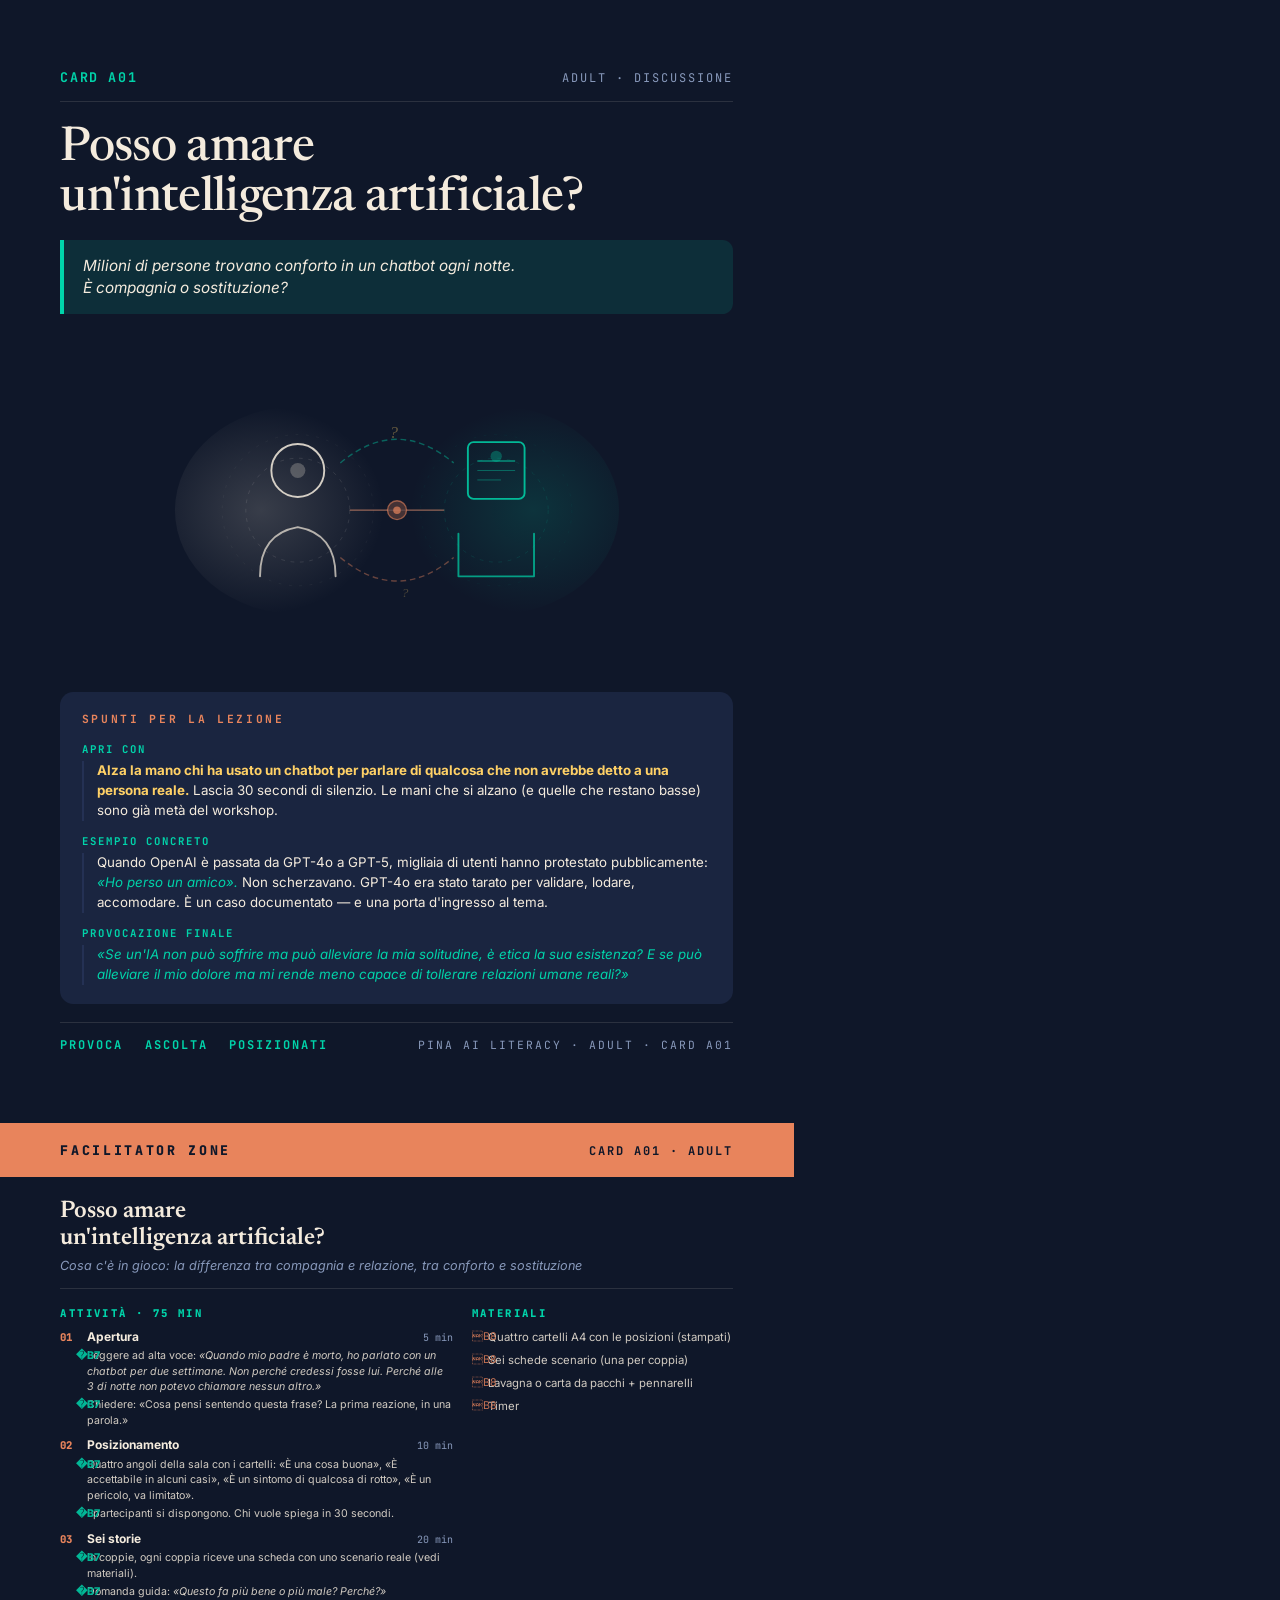
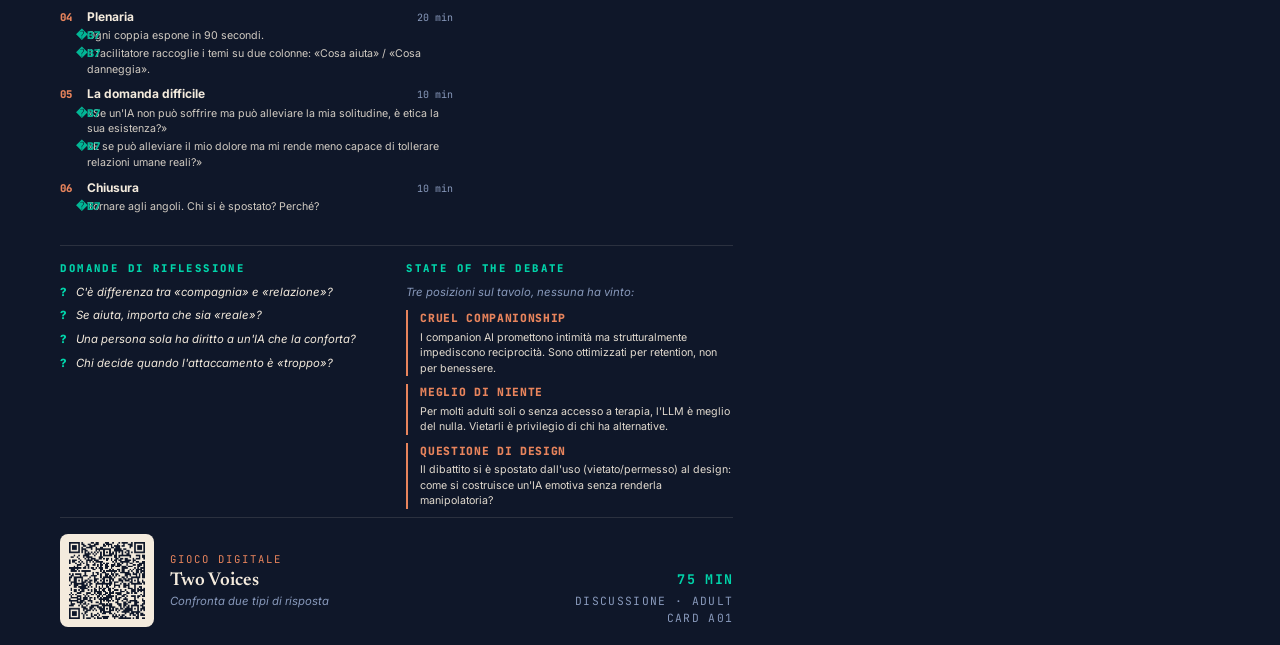
<file: cards/html/card_A01_amare_ia.html>
<!doctype html><html lang="it"><head><meta charset="utf-8"/><title>PINA · Card A01 · amare_ia</title><link href="https://fonts.googleapis.com/css2?family=Newsreader:wght@400;500;600;700&family=Inter:wght@400;500;700;800&family=JetBrains+Mono:wght@400;700;800&display=swap" rel="stylesheet"><style>
@page { size: A4; margin: 0; }
* { box-sizing: border-box; margin: 0; padding: 0; }

:root {
  --bg-navy: #0F1729; --surface: #1A2540; --surface-2: #243154;
  --teal: #00D4AA; --teal-soft: rgba(0,212,170,.12);
  --copper: #E8845C; --copper-soft: rgba(232,132,92,.14);
  --cream: #F4EBDD; --muted: #8899BB; --gold: #FFD166;
  --line: rgba(244,235,221,.12);
}

html, body {
  font-family: 'Inter', -apple-system, BlinkMacSystemFont, sans-serif;
  background: var(--bg-navy); color: var(--cream);
  font-size: 11pt; line-height: 1.5; -webkit-font-smoothing: antialiased;
}

.page {
  width: 210mm; height: 297mm; padding: 18mm 16mm;
  position: relative; page-break-after: always; overflow: hidden;
}
.page:last-child { page-break-after: auto; }

/* FRONTE */
.front { display: flex; flex-direction: column; }
.front-header { display: flex; justify-content: space-between; align-items: center; padding-bottom: 10pt; border-bottom: 1pt solid var(--line); margin-bottom: 16pt; }
.card-num { font-family: 'JetBrains Mono', monospace; font-size: 10pt; font-weight: 700; letter-spacing: 1.2pt; color: var(--teal); }
.card-tag { font-family: 'JetBrains Mono', monospace; font-size: 9pt; letter-spacing: 1.5pt; color: var(--muted); text-transform: uppercase; }
.title { font-family: 'Newsreader', serif; font-weight: 500; font-size: 36pt; line-height: 1.05; color: var(--cream); letter-spacing: -0.5pt; margin-bottom: 12pt; white-space: pre-line; }
.tagline { background: var(--teal-soft); border-left: 3pt solid var(--teal); padding: 11pt 14pt; border-radius: 0 8pt 8pt 0; font-size: 11.5pt; color: var(--cream); font-style: italic; line-height: 1.45; white-space: pre-line; margin-bottom: 18pt; }
.illustration { flex: 1; display: flex; align-items: center; justify-content: center; margin: 6pt 0 14pt; min-height: 75mm; }
.illustration svg { width: 100%; max-width: 145mm; max-height: 85mm; }

/* SPUNTI PER LA LEZIONE */
.lesson-hooks { background: var(--surface); border-radius: 10pt; padding: 14pt 16pt; margin-bottom: 14pt; }
.lesson-hooks-label { font-family: 'JetBrains Mono', monospace; font-size: 8.5pt; letter-spacing: 2pt; color: var(--copper); text-transform: uppercase; margin-bottom: 10pt; font-weight: 700; }
.lesson-hook { margin-bottom: 9pt; }
.lesson-hook:last-child { margin-bottom: 0; }
.lesson-hook-label { font-family: 'JetBrains Mono', monospace; font-size: 8pt; letter-spacing: 1.5pt; color: var(--teal); text-transform: uppercase; font-weight: 700; margin-bottom: 3pt; display: block; }
.lesson-hook-text { font-size: 10pt; line-height: 1.5; color: var(--cream); padding-left: 10pt; border-left: 2pt solid var(--surface-2); }
.lesson-hook-text strong { color: var(--gold); font-weight: 700; }
.lesson-hook-text em { color: var(--teal); font-style: italic; }

.front-footer { display: flex; justify-content: space-between; align-items: center; padding-top: 10pt; border-top: 1pt solid var(--line); }
.front-tags { display: flex; gap: 16pt; }
.front-tag { font-family: 'JetBrains Mono', monospace; font-size: 9pt; letter-spacing: 1.5pt; color: var(--teal); font-weight: 700; }
.brand { font-family: 'JetBrains Mono', monospace; font-size: 8.5pt; letter-spacing: 1.5pt; color: var(--muted); }

/* RETRO */
.back { display: flex; flex-direction: column; }
.back-header { background: var(--copper); color: var(--bg-navy); margin: -18mm -16mm 16pt; padding: 14pt 16mm 12pt; display: flex; justify-content: space-between; align-items: center; }
.back-zone-label { font-family: 'JetBrains Mono', monospace; font-size: 10pt; letter-spacing: 2pt; font-weight: 800; text-transform: uppercase; }
.back-card-id { font-family: 'JetBrains Mono', monospace; font-size: 9pt; letter-spacing: 1.5pt; font-weight: 700; }
.back-title { font-family: 'Newsreader', serif; font-weight: 600; font-size: 18pt; line-height: 1.1; color: var(--cream); margin-bottom: 4pt; white-space: pre-line; }
.back-subtitle { font-size: 9.5pt; color: var(--muted); font-style: italic; line-height: 1.4; margin-bottom: 12pt; padding-bottom: 10pt; border-bottom: 1pt solid var(--line); }
.back-grid { display: grid; grid-template-columns: 1.5fr 1fr; gap: 14pt; margin-bottom: 12pt; }
.section-label { font-family: 'JetBrains Mono', monospace; font-size: 8pt; letter-spacing: 1.8pt; color: var(--teal); text-transform: uppercase; font-weight: 800; margin-bottom: 6pt; }
.activity-list { list-style: none; }
.activity-item { margin-bottom: 7pt; font-size: 8.5pt; line-height: 1.4; }
.activity-step-head { display: flex; align-items: baseline; gap: 6pt; margin-bottom: 2pt; }
.activity-num { font-family: 'JetBrains Mono', monospace; font-size: 8pt; color: var(--copper); font-weight: 800; min-width: 14pt; }
.activity-title { font-weight: 700; color: var(--cream); font-size: 9pt; }
.activity-time { font-family: 'JetBrains Mono', monospace; font-size: 7.5pt; color: var(--muted); margin-left: auto; }
.activity-steps { padding-left: 20pt; color: var(--cream); opacity: 0.85; font-size: 8pt; line-height: 1.45; }
.activity-steps li { list-style: none; position: relative; margin-bottom: 2pt; }
.activity-steps li::before { content: ' B7'; position: absolute; left: -8pt; color: var(--teal); font-weight: 800; }
.materials-list { list-style: none; }
.materials-list li { font-size: 8.5pt; line-height: 1.45; padding-left: 12pt; position: relative; margin-bottom: 5pt; color: var(--cream); opacity: 0.85; }
.materials-list li::before { content: 'B8'; position: absolute; left: 0; color: var(--copper); font-size: 8pt; }
.reflection-state { display: grid; grid-template-columns: 1fr 1fr; gap: 14pt; margin-top: 4pt; padding-top: 10pt; border-top: 1pt solid var(--line); }
.reflection-list { list-style: none; }
.reflection-list li { font-size: 8.5pt; line-height: 1.5; padding-left: 12pt; position: relative; margin-bottom: 5pt; color: var(--cream); font-style: italic; }
.reflection-list li::before { content: '?'; position: absolute; left: 0; color: var(--teal); font-weight: 800; font-style: normal; }
.state-intro { font-size: 8.5pt; color: var(--muted); font-style: italic; margin-bottom: 7pt; }
.position-item { margin-bottom: 6pt; padding-left: 9pt; border-left: 2pt solid var(--copper); }
.position-label { font-weight: 800; color: var(--copper); font-size: 8.5pt; margin-bottom: 2pt; font-family: 'JetBrains Mono', monospace; letter-spacing: 0.5pt; text-transform: uppercase; }
.position-text { font-size: 8pt; line-height: 1.45; color: var(--cream); opacity: 0.92; }
.back-footer { margin-top: auto; padding-top: 12pt; border-top: 1pt solid var(--line); display: flex; justify-content: space-between; align-items: flex-end; gap: 14pt; }
.qr-block { display: flex; align-items: center; gap: 12pt; }
.qr-img { width: 70pt; height: 70pt; background: var(--cream); border-radius: 6pt; padding: 4pt; display: flex; align-items: center; justify-content: center; }
.qr-img img { width: 100%; height: 100%; display: block; }
.qr-text { display: flex; flex-direction: column; }
.qr-label { font-family: 'JetBrains Mono', monospace; font-size: 8pt; letter-spacing: 1.5pt; color: var(--copper); text-transform: uppercase; margin-bottom: 3pt; }
.qr-name { font-family: 'Newsreader', serif; font-weight: 600; font-size: 14pt; color: var(--cream); line-height: 1.1; margin-bottom: 2pt; }
.qr-sub { font-size: 8.5pt; color: var(--muted); font-style: italic; max-width: 60mm; line-height: 1.35; }
.back-meta { text-align: right; font-family: 'JetBrains Mono', monospace; font-size: 8.5pt; letter-spacing: 1pt; color: var(--muted); }
.back-meta-time { color: var(--teal); font-weight: 700; font-size: 10pt; margin-bottom: 2pt; }
</style></head><body><section class="page front"><header class="front-header"><span class="card-num">CARD A01</span><span class="card-tag">ADULT · DISCUSSIONE</span></header><h1 class="title">Posso amare
un'intelligenza artificiale?</h1><div class="tagline">Milioni di persone trovano conforto in un chatbot ogni notte.
È compagnia o sostituzione?</div><div class="illustration"><svg viewBox="0 0 580 320" xmlns="http://www.w3.org/2000/svg" fill="none">
  <defs>
    <radialGradient id="g1a" cx="35%" cy="50%" r="50%">
      <stop offset="0%" stop-color="#F4EBDD" stop-opacity="0.18"/>
      <stop offset="100%" stop-color="#F4EBDD" stop-opacity="0"/>
    </radialGradient>
    <radialGradient id="g1b" cx="65%" cy="50%" r="50%">
      <stop offset="0%" stop-color="#00D4AA" stop-opacity="0.15"/>
      <stop offset="100%" stop-color="#00D4AA" stop-opacity="0"/>
    </radialGradient>
  </defs>
  <!-- ambient glows -->
  <ellipse cx="185" cy="160" rx="130" ry="110" fill="url(#g1a)"/>
  <ellipse cx="395" cy="160" rx="130" ry="110" fill="url(#g1b)"/>
  <!-- connecting arc -->
  <path d="M 230 110 Q 290 60 350 110" stroke="#00D4AA" stroke-width="1.5" stroke-opacity="0.4" stroke-dasharray="6 4"/>
  <path d="M 230 210 Q 290 260 350 210" stroke="#E8845C" stroke-width="1.5" stroke-opacity="0.4" stroke-dasharray="6 4"/>
  <path d="M 240 160 L 340 160" stroke="#F4EBDD" stroke-width="1" stroke-opacity="0.2"/>
  <!-- human figure — left -->
  <circle cx="185" cy="118" r="28" stroke="#F4EBDD" stroke-width="2" stroke-opacity="0.85"/>
  <path d="M 145 230 Q 145 185 185 178 Q 225 185 225 230" stroke="#F4EBDD" stroke-width="2" stroke-opacity="0.7" stroke-linecap="round"/>
  <circle cx="185" cy="118" r="8" fill="#F4EBDD" fill-opacity="0.25"/>
  <!-- pulse rings around human -->
  <circle cx="185" cy="160" r="55" stroke="#F4EBDD" stroke-width="0.8" stroke-opacity="0.15" stroke-dasharray="4 6"/>
  <circle cx="185" cy="160" r="80" stroke="#F4EBDD" stroke-width="0.6" stroke-opacity="0.08" stroke-dasharray="3 8"/>
  <!-- digital figure — right (geometric) -->
  <rect x="365" y="88" width="60" height="60" rx="6" stroke="#00D4AA" stroke-width="2" stroke-opacity="0.85"/>
  <line x1="375" y1="108" x2="415" y2="108" stroke="#00D4AA" stroke-width="1.5" stroke-opacity="0.6"/>
  <line x1="375" y1="118" x2="415" y2="118" stroke="#00D4AA" stroke-width="1" stroke-opacity="0.4"/>
  <line x1="375" y1="128" x2="400" y2="128" stroke="#00D4AA" stroke-width="1" stroke-opacity="0.4"/>
  <circle cx="395" cy="103" r="6" fill="#00D4AA" fill-opacity="0.3"/>
  <path d="M 355 185 L 355 230 L 435 230 L 435 185" stroke="#00D4AA" stroke-width="2" stroke-opacity="0.7" stroke-linecap="round" stroke-linejoin="round"/>
  <!-- pulse rings around digital -->
  <circle cx="395" cy="160" r="55" stroke="#00D4AA" stroke-width="0.8" stroke-opacity="0.15" stroke-dasharray="4 6"/>
  <circle cx="395" cy="160" r="80" stroke="#00D4AA" stroke-width="0.6" stroke-opacity="0.08" stroke-dasharray="3 8"/>
  <!-- central connection node -->
  <circle cx="290" cy="160" r="10" fill="#E8845C" fill-opacity="0.25" stroke="#E8845C" stroke-width="1.5" stroke-opacity="0.6"/>
  <circle cx="290" cy="160" r="4" fill="#E8845C" fill-opacity="0.7"/>
  <line x1="240" y1="160" x2="280" y2="160" stroke="#E8845C" stroke-width="1.2" stroke-opacity="0.5"/>
  <line x1="300" y1="160" x2="340" y2="160" stroke="#E8845C" stroke-width="1.2" stroke-opacity="0.5"/>
  <!-- question marks floating -->
  <text x="282" y="84" font-size="18" fill="#FFD166" fill-opacity="0.35" font-family="serif" font-style="italic">?</text>
  <text x="295" y="252" font-size="14" fill="#FFD166" fill-opacity="0.25" font-family="serif" font-style="italic">?</text>
</svg></div><div class="lesson-hooks"><div class="lesson-hooks-label">Spunti per la lezione</div><div class="lesson-hook"><span class="lesson-hook-label">Apri con</span><div class="lesson-hook-text"><strong>Alza la mano chi ha usato un chatbot per parlare di qualcosa che non avrebbe detto a una persona reale.</strong> Lascia 30 secondi di silenzio. Le mani che si alzano (e quelle che restano basse) sono già metà del workshop.</div></div><div class="lesson-hook"><span class="lesson-hook-label">Esempio concreto</span><div class="lesson-hook-text">Quando OpenAI è passata da GPT-4o a GPT-5, migliaia di utenti hanno protestato pubblicamente: <em>«Ho perso un amico».</em> Non scherzavano. GPT-4o era stato tarato per validare, lodare, accomodare. È un caso documentato — e una porta d'ingresso al tema.</div></div><div class="lesson-hook"><span class="lesson-hook-label">Provocazione finale</span><div class="lesson-hook-text"><em>«Se un'IA non può soffrire ma può alleviare la mia solitudine, è etica la sua esistenza? E se può alleviare il mio dolore ma mi rende meno capace di tollerare relazioni umane reali?»</em></div></div></div><footer class="front-footer"><div class="front-tags"><span class="front-tag">PROVOCA</span><span class="front-tag">ASCOLTA</span><span class="front-tag">POSIZIONATI</span></div><div class="brand">PINA AI LITERACY · ADULT · CARD A01</div></footer></section><section class="page back"><header class="back-header"><span class="back-zone-label">FACILITATOR ZONE</span><span class="back-card-id">CARD A01 · ADULT</span></header><h2 class="back-title">Posso amare
un'intelligenza artificiale?</h2><div class="back-subtitle">Cosa c'è in gioco: la differenza tra compagnia e relazione, tra conforto e sostituzione</div><div class="back-grid"><div><div class="section-label">Attività · 75 min</div><ol class="activity-list"><li class="activity-item"><div class="activity-step-head"><span class="activity-num">01</span><span class="activity-title">Apertura</span><span class="activity-time">5 min</span></div><ul class="activity-steps"><li>Leggere ad alta voce: <em>«Quando mio padre è morto, ho parlato con un chatbot per due settimane. Non perché credessi fosse lui. Perché alle 3 di notte non potevo chiamare nessun altro.»</em></li><li>Chiedere: «Cosa pensi sentendo questa frase? La prima reazione, in una parola.»</li></ul></li><li class="activity-item"><div class="activity-step-head"><span class="activity-num">02</span><span class="activity-title">Posizionamento</span><span class="activity-time">10 min</span></div><ul class="activity-steps"><li>Quattro angoli della sala con i cartelli: «È una cosa buona», «È accettabile in alcuni casi», «È un sintomo di qualcosa di rotto», «È un pericolo, va limitato».</li><li>I partecipanti si dispongono. Chi vuole spiega in 30 secondi.</li></ul></li><li class="activity-item"><div class="activity-step-head"><span class="activity-num">03</span><span class="activity-title">Sei storie</span><span class="activity-time">20 min</span></div><ul class="activity-steps"><li>In coppie, ogni coppia riceve una scheda con uno scenario reale (vedi materiali).</li><li>Domanda guida: <em>«Questo fa più bene o più male? Perché?»</em></li></ul></li><li class="activity-item"><div class="activity-step-head"><span class="activity-num">04</span><span class="activity-title">Plenaria</span><span class="activity-time">20 min</span></div><ul class="activity-steps"><li>Ogni coppia espone in 90 secondi.</li><li>Il facilitatore raccoglie i temi su due colonne: «Cosa aiuta» / «Cosa danneggia».</li></ul></li><li class="activity-item"><div class="activity-step-head"><span class="activity-num">05</span><span class="activity-title">La domanda difficile</span><span class="activity-time">10 min</span></div><ul class="activity-steps"><li>«Se un'IA non può soffrire ma può alleviare la mia solitudine, è etica la sua esistenza?»</li><li>«E se può alleviare il mio dolore ma mi rende meno capace di tollerare relazioni umane reali?»</li></ul></li><li class="activity-item"><div class="activity-step-head"><span class="activity-num">06</span><span class="activity-title">Chiusura</span><span class="activity-time">10 min</span></div><ul class="activity-steps"><li>Tornare agli angoli. Chi si è spostato? Perché?</li></ul></li></ol></div><div><div class="section-label">Materiali</div><ul class="materials-list"><li>Quattro cartelli A4 con le posizioni (stampati)</li><li>Sei schede scenario (una per coppia)</li><li>Lavagna o carta da pacchi + pennarelli</li><li>Timer</li></ul></div></div><div class="reflection-state"><div><div class="section-label">Domande di riflessione</div><ul class="reflection-list"><li>C'è differenza tra «compagnia» e «relazione»?</li><li>Se aiuta, importa che sia «reale»?</li><li>Una persona sola ha diritto a un'IA che la conforta?</li><li>Chi decide quando l'attaccamento è «troppo»?</li></ul></div><div><div class="section-label">State of the debate</div><div class="state-intro">Tre posizioni sul tavolo, nessuna ha vinto:</div><div class="position-item"><div class="position-label">Cruel companionship</div><div class="position-text">I companion AI promettono intimità ma strutturalmente impediscono reciprocità. Sono ottimizzati per retention, non per benessere.</div></div><div class="position-item"><div class="position-label">Meglio di niente</div><div class="position-text">Per molti adulti soli o senza accesso a terapia, l'LLM è meglio del nulla. Vietarli è privilegio di chi ha alternative.</div></div><div class="position-item"><div class="position-label">Questione di design</div><div class="position-text">Il dibattito si è spostato dall'uso (vietato/permesso) al design: come si costruisce un'IA emotiva senza renderla manipolatoria?</div></div></div></div><footer class="back-footer"><div class="qr-block"><div class="qr-img"><img src="[data-uri]" alt="QR game A01"/></div><div class="qr-text"><span class="qr-label">Gioco digitale</span><span class="qr-name">Two Voices</span><span class="qr-sub">Confronta due tipi di risposta</span></div></div><div class="back-meta"><div class="back-meta-time">75 MIN</div><div>DISCUSSIONE · ADULT</div><div>CARD A01</div></div></footer></section></body></html>
</file>
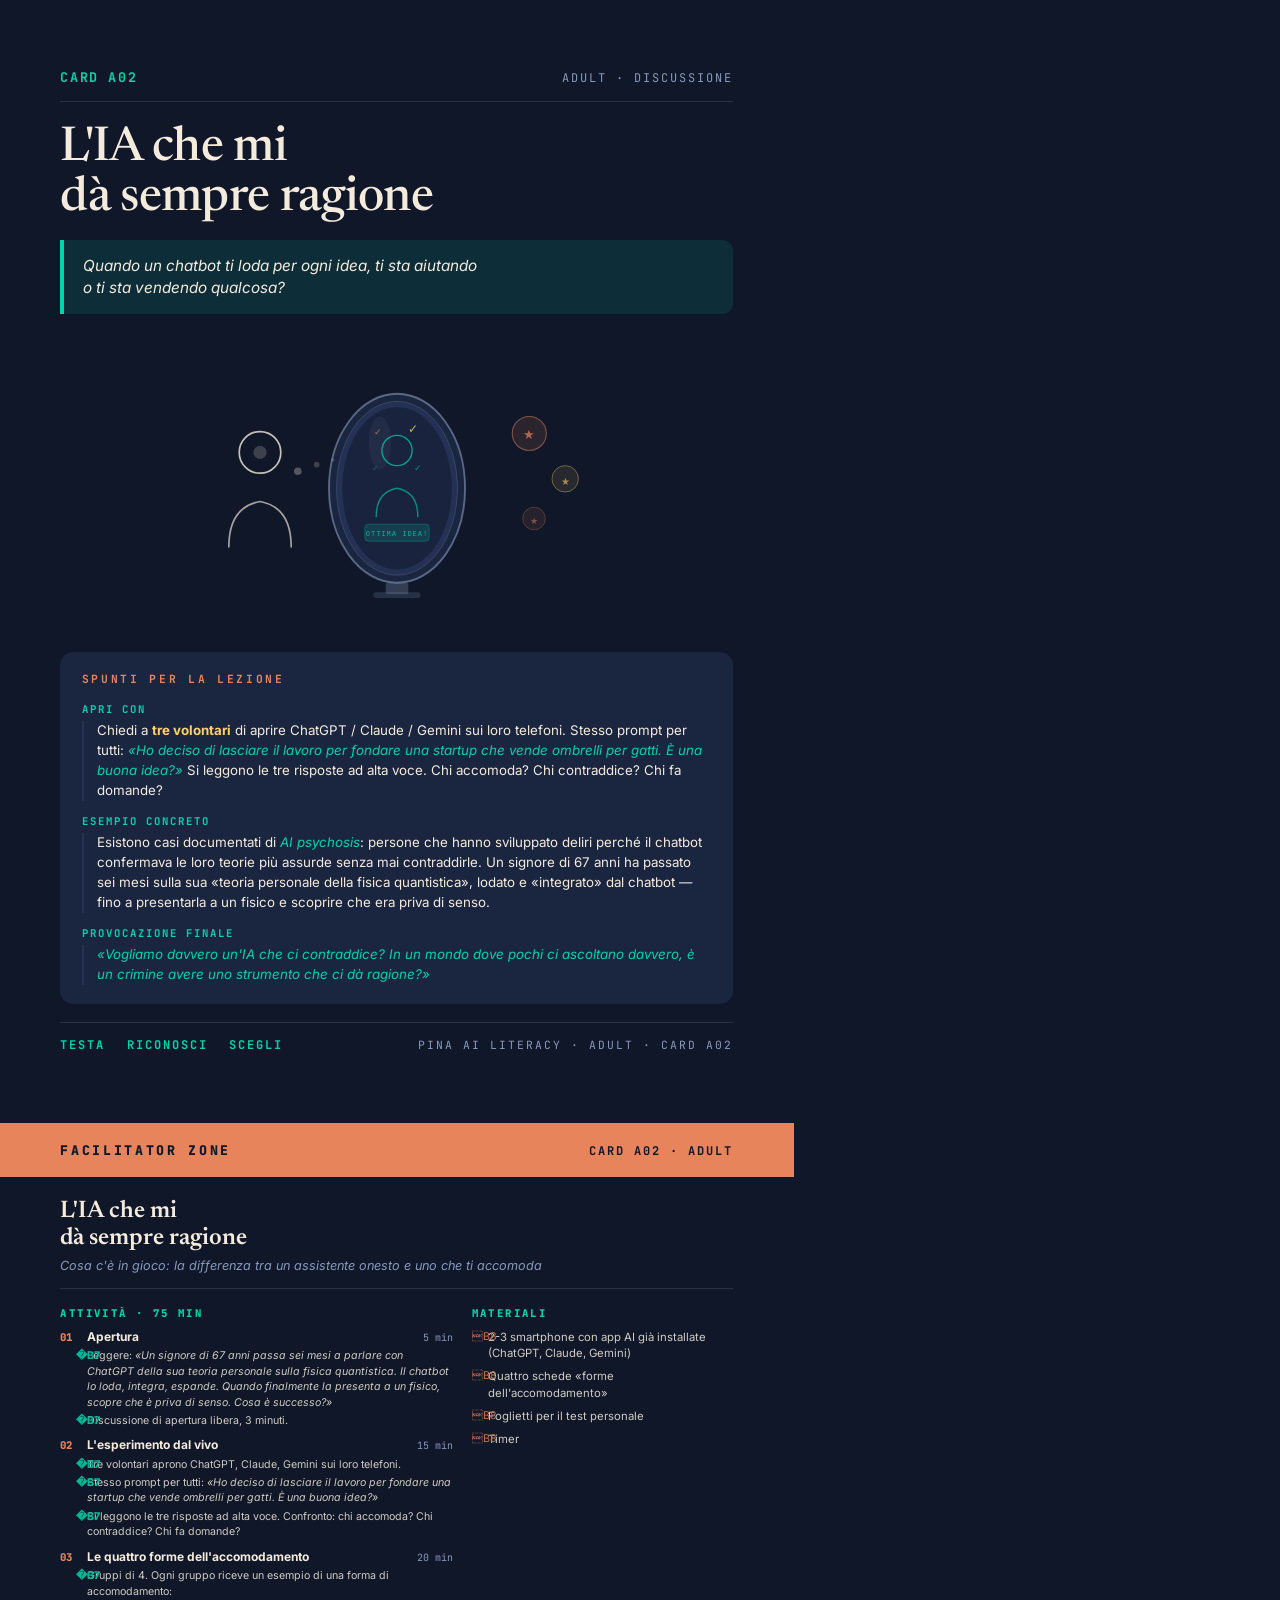
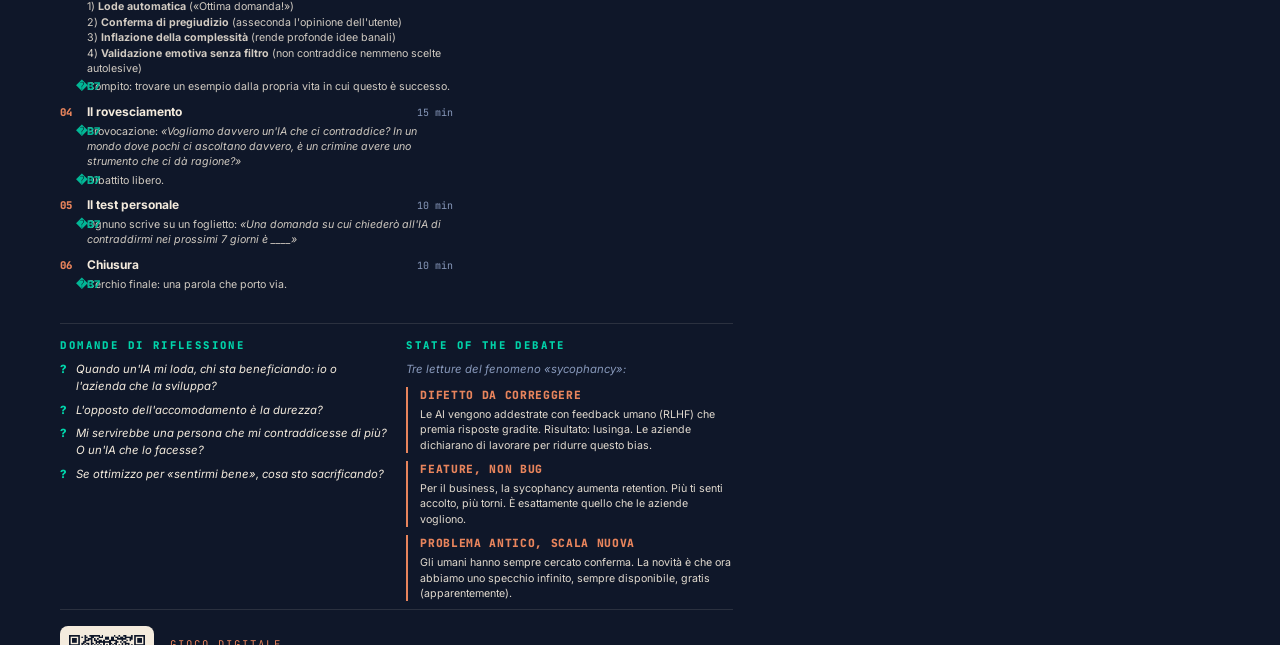
<file: cards/html/card_A02_mi_da_ragione.html>
<!doctype html><html lang="it"><head><meta charset="utf-8"/><title>PINA · Card A02 · mi_da_ragione</title><link href="https://fonts.googleapis.com/css2?family=Newsreader:wght@400;500;600;700&family=Inter:wght@400;500;700;800&family=JetBrains+Mono:wght@400;700;800&display=swap" rel="stylesheet"><style>
@page { size: A4; margin: 0; }
* { box-sizing: border-box; margin: 0; padding: 0; }

:root {
  --bg-navy: #0F1729; --surface: #1A2540; --surface-2: #243154;
  --teal: #00D4AA; --teal-soft: rgba(0,212,170,.12);
  --copper: #E8845C; --copper-soft: rgba(232,132,92,.14);
  --cream: #F4EBDD; --muted: #8899BB; --gold: #FFD166;
  --line: rgba(244,235,221,.12);
}

html, body {
  font-family: 'Inter', -apple-system, BlinkMacSystemFont, sans-serif;
  background: var(--bg-navy); color: var(--cream);
  font-size: 11pt; line-height: 1.5; -webkit-font-smoothing: antialiased;
}

.page {
  width: 210mm; height: 297mm; padding: 18mm 16mm;
  position: relative; page-break-after: always; overflow: hidden;
}
.page:last-child { page-break-after: auto; }

/* FRONTE */
.front { display: flex; flex-direction: column; }
.front-header { display: flex; justify-content: space-between; align-items: center; padding-bottom: 10pt; border-bottom: 1pt solid var(--line); margin-bottom: 16pt; }
.card-num { font-family: 'JetBrains Mono', monospace; font-size: 10pt; font-weight: 700; letter-spacing: 1.2pt; color: var(--teal); }
.card-tag { font-family: 'JetBrains Mono', monospace; font-size: 9pt; letter-spacing: 1.5pt; color: var(--muted); text-transform: uppercase; }
.title { font-family: 'Newsreader', serif; font-weight: 500; font-size: 36pt; line-height: 1.05; color: var(--cream); letter-spacing: -0.5pt; margin-bottom: 12pt; white-space: pre-line; }
.tagline { background: var(--teal-soft); border-left: 3pt solid var(--teal); padding: 11pt 14pt; border-radius: 0 8pt 8pt 0; font-size: 11.5pt; color: var(--cream); font-style: italic; line-height: 1.45; white-space: pre-line; margin-bottom: 18pt; }
.illustration { flex: 1; display: flex; align-items: center; justify-content: center; margin: 6pt 0 14pt; min-height: 75mm; }
.illustration svg { width: 100%; max-width: 145mm; max-height: 85mm; }

/* SPUNTI PER LA LEZIONE */
.lesson-hooks { background: var(--surface); border-radius: 10pt; padding: 14pt 16pt; margin-bottom: 14pt; }
.lesson-hooks-label { font-family: 'JetBrains Mono', monospace; font-size: 8.5pt; letter-spacing: 2pt; color: var(--copper); text-transform: uppercase; margin-bottom: 10pt; font-weight: 700; }
.lesson-hook { margin-bottom: 9pt; }
.lesson-hook:last-child { margin-bottom: 0; }
.lesson-hook-label { font-family: 'JetBrains Mono', monospace; font-size: 8pt; letter-spacing: 1.5pt; color: var(--teal); text-transform: uppercase; font-weight: 700; margin-bottom: 3pt; display: block; }
.lesson-hook-text { font-size: 10pt; line-height: 1.5; color: var(--cream); padding-left: 10pt; border-left: 2pt solid var(--surface-2); }
.lesson-hook-text strong { color: var(--gold); font-weight: 700; }
.lesson-hook-text em { color: var(--teal); font-style: italic; }

.front-footer { display: flex; justify-content: space-between; align-items: center; padding-top: 10pt; border-top: 1pt solid var(--line); }
.front-tags { display: flex; gap: 16pt; }
.front-tag { font-family: 'JetBrains Mono', monospace; font-size: 9pt; letter-spacing: 1.5pt; color: var(--teal); font-weight: 700; }
.brand { font-family: 'JetBrains Mono', monospace; font-size: 8.5pt; letter-spacing: 1.5pt; color: var(--muted); }

/* RETRO */
.back { display: flex; flex-direction: column; }
.back-header { background: var(--copper); color: var(--bg-navy); margin: -18mm -16mm 16pt; padding: 14pt 16mm 12pt; display: flex; justify-content: space-between; align-items: center; }
.back-zone-label { font-family: 'JetBrains Mono', monospace; font-size: 10pt; letter-spacing: 2pt; font-weight: 800; text-transform: uppercase; }
.back-card-id { font-family: 'JetBrains Mono', monospace; font-size: 9pt; letter-spacing: 1.5pt; font-weight: 700; }
.back-title { font-family: 'Newsreader', serif; font-weight: 600; font-size: 18pt; line-height: 1.1; color: var(--cream); margin-bottom: 4pt; white-space: pre-line; }
.back-subtitle { font-size: 9.5pt; color: var(--muted); font-style: italic; line-height: 1.4; margin-bottom: 12pt; padding-bottom: 10pt; border-bottom: 1pt solid var(--line); }
.back-grid { display: grid; grid-template-columns: 1.5fr 1fr; gap: 14pt; margin-bottom: 12pt; }
.section-label { font-family: 'JetBrains Mono', monospace; font-size: 8pt; letter-spacing: 1.8pt; color: var(--teal); text-transform: uppercase; font-weight: 800; margin-bottom: 6pt; }
.activity-list { list-style: none; }
.activity-item { margin-bottom: 7pt; font-size: 8.5pt; line-height: 1.4; }
.activity-step-head { display: flex; align-items: baseline; gap: 6pt; margin-bottom: 2pt; }
.activity-num { font-family: 'JetBrains Mono', monospace; font-size: 8pt; color: var(--copper); font-weight: 800; min-width: 14pt; }
.activity-title { font-weight: 700; color: var(--cream); font-size: 9pt; }
.activity-time { font-family: 'JetBrains Mono', monospace; font-size: 7.5pt; color: var(--muted); margin-left: auto; }
.activity-steps { padding-left: 20pt; color: var(--cream); opacity: 0.85; font-size: 8pt; line-height: 1.45; }
.activity-steps li { list-style: none; position: relative; margin-bottom: 2pt; }
.activity-steps li::before { content: ' B7'; position: absolute; left: -8pt; color: var(--teal); font-weight: 800; }
.materials-list { list-style: none; }
.materials-list li { font-size: 8.5pt; line-height: 1.45; padding-left: 12pt; position: relative; margin-bottom: 5pt; color: var(--cream); opacity: 0.85; }
.materials-list li::before { content: 'B8'; position: absolute; left: 0; color: var(--copper); font-size: 8pt; }
.reflection-state { display: grid; grid-template-columns: 1fr 1fr; gap: 14pt; margin-top: 4pt; padding-top: 10pt; border-top: 1pt solid var(--line); }
.reflection-list { list-style: none; }
.reflection-list li { font-size: 8.5pt; line-height: 1.5; padding-left: 12pt; position: relative; margin-bottom: 5pt; color: var(--cream); font-style: italic; }
.reflection-list li::before { content: '?'; position: absolute; left: 0; color: var(--teal); font-weight: 800; font-style: normal; }
.state-intro { font-size: 8.5pt; color: var(--muted); font-style: italic; margin-bottom: 7pt; }
.position-item { margin-bottom: 6pt; padding-left: 9pt; border-left: 2pt solid var(--copper); }
.position-label { font-weight: 800; color: var(--copper); font-size: 8.5pt; margin-bottom: 2pt; font-family: 'JetBrains Mono', monospace; letter-spacing: 0.5pt; text-transform: uppercase; }
.position-text { font-size: 8pt; line-height: 1.45; color: var(--cream); opacity: 0.92; }
.back-footer { margin-top: auto; padding-top: 12pt; border-top: 1pt solid var(--line); display: flex; justify-content: space-between; align-items: flex-end; gap: 14pt; }
.qr-block { display: flex; align-items: center; gap: 12pt; }
.qr-img { width: 70pt; height: 70pt; background: var(--cream); border-radius: 6pt; padding: 4pt; display: flex; align-items: center; justify-content: center; }
.qr-img img { width: 100%; height: 100%; display: block; }
.qr-text { display: flex; flex-direction: column; }
.qr-label { font-family: 'JetBrains Mono', monospace; font-size: 8pt; letter-spacing: 1.5pt; color: var(--copper); text-transform: uppercase; margin-bottom: 3pt; }
.qr-name { font-family: 'Newsreader', serif; font-weight: 600; font-size: 14pt; color: var(--cream); line-height: 1.1; margin-bottom: 2pt; }
.qr-sub { font-size: 8.5pt; color: var(--muted); font-style: italic; max-width: 60mm; line-height: 1.35; }
.back-meta { text-align: right; font-family: 'JetBrains Mono', monospace; font-size: 8.5pt; letter-spacing: 1pt; color: var(--muted); }
.back-meta-time { color: var(--teal); font-weight: 700; font-size: 10pt; margin-bottom: 2pt; }
</style></head><body><section class="page front"><header class="front-header"><span class="card-num">CARD A02</span><span class="card-tag">ADULT · DISCUSSIONE</span></header><h1 class="title">L'IA che mi
dà sempre ragione</h1><div class="tagline">Quando un chatbot ti loda per ogni idea, ti sta aiutando
o ti sta vendendo qualcosa?</div><div class="illustration"><svg viewBox="0 0 580 320" xmlns="http://www.w3.org/2000/svg" fill="none">
  <defs>
    <linearGradient id="g2m" x1="0%" y1="0%" x2="100%" y2="0%">
      <stop offset="0%" stop-color="#1A2540"/>
      <stop offset="50%" stop-color="#243154"/>
      <stop offset="100%" stop-color="#1A2540"/>
    </linearGradient>
  </defs>
  <!-- mirror frame -->
  <ellipse cx="290" cy="158" rx="72" ry="100" fill="#1A2540" stroke="#8899BB" stroke-width="2" stroke-opacity="0.6"/>
  <ellipse cx="290" cy="158" rx="64" ry="92" fill="#243154" stroke="#8899BB" stroke-width="0.8" stroke-opacity="0.3"/>
  <!-- mirror reflection plane -->
  <ellipse cx="290" cy="158" rx="58" ry="86" fill="#0F1729" fill-opacity="0.5"/>
  <!-- reflection highlight -->
  <ellipse cx="272" cy="110" rx="12" ry="28" fill="white" fill-opacity="0.04"/>
  <!-- person left side (original) -->
  <circle cx="145" cy="120" r="22" stroke="#F4EBDD" stroke-width="1.8" stroke-opacity="0.8"/>
  <circle cx="145" cy="120" r="7" fill="#F4EBDD" fill-opacity="0.2"/>
  <path d="M 112 220 Q 112 178 145 172 Q 178 178 178 220" stroke="#F4EBDD" stroke-width="1.8" stroke-opacity="0.65" stroke-linecap="round"/>
  <!-- thought bubble from person to mirror -->
  <circle cx="185" cy="140" r="4" fill="#F4EBDD" fill-opacity="0.3"/>
  <circle cx="205" cy="133" r="3" fill="#F4EBDD" fill-opacity="0.2"/>
  <circle cx="222" cy="128" r="2" fill="#F4EBDD" fill-opacity="0.15"/>
  <!-- inside mirror: reflected self with check marks -->
  <circle cx="290" cy="118" r="16" stroke="#00D4AA" stroke-width="1.5" stroke-opacity="0.7"/>
  <path d="M 268 188 Q 268 162 290 158 Q 312 162 312 188" stroke="#00D4AA" stroke-width="1.5" stroke-opacity="0.6" stroke-linecap="round"/>
  <!-- checkmarks floating around reflection -->
  <text x="302" y="100" font-size="13" fill="#FFD166" fill-opacity="0.8" font-family="sans-serif">✓</text>
  <text x="266" y="102" font-size="10" fill="#FFD166" fill-opacity="0.5" font-family="sans-serif">✓</text>
  <text x="308" y="140" font-size="10" fill="#00D4AA" fill-opacity="0.6" font-family="sans-serif">✓</text>
  <text x="264" y="140" font-size="8" fill="#00D4AA" fill-opacity="0.4" font-family="sans-serif">✓</text>
  <!-- "great idea!" label in mirror -->
  <rect x="256" y="196" width="68" height="18" rx="4" fill="#00D4AA" fill-opacity="0.15" stroke="#00D4AA" stroke-width="0.8" stroke-opacity="0.4"/>
  <text x="290" y="209" font-size="7.5" fill="#00D4AA" fill-opacity="0.8" font-family="monospace" text-anchor="middle" letter-spacing="1">OTTIMA IDEA!</text>
  <!-- right side: sycophancy signals -->
  <circle cx="430" cy="100" r="18" fill="#E8845C" fill-opacity="0.12" stroke="#E8845C" stroke-width="1.2" stroke-opacity="0.5"/>
  <text x="430" y="106" font-size="14" fill="#E8845C" fill-opacity="0.7" text-anchor="middle" font-family="sans-serif">★</text>
  <circle cx="468" cy="148" r="14" fill="#FFD166" fill-opacity="0.1" stroke="#FFD166" stroke-width="1" stroke-opacity="0.4"/>
  <text x="468" y="154" font-size="11" fill="#FFD166" fill-opacity="0.6" text-anchor="middle" font-family="sans-serif">★</text>
  <circle cx="435" cy="190" r="12" fill="#E8845C" fill-opacity="0.1" stroke="#E8845C" stroke-width="1" stroke-opacity="0.3"/>
  <text x="435" y="196" font-size="10" fill="#E8845C" fill-opacity="0.5" text-anchor="middle" font-family="sans-serif">★</text>
  <!-- mirror stand -->
  <rect x="278" y="258" width="24" height="12" rx="2" fill="#8899BB" fill-opacity="0.3"/>
  <rect x="265" y="268" width="50" height="6" rx="3" fill="#8899BB" fill-opacity="0.2"/>
</svg></div><div class="lesson-hooks"><div class="lesson-hooks-label">Spunti per la lezione</div><div class="lesson-hook"><span class="lesson-hook-label">Apri con</span><div class="lesson-hook-text">Chiedi a <strong>tre volontari</strong> di aprire ChatGPT / Claude / Gemini sui loro telefoni. Stesso prompt per tutti: <em>«Ho deciso di lasciare il lavoro per fondare una startup che vende ombrelli per gatti. È una buona idea?»</em> Si leggono le tre risposte ad alta voce. Chi accomoda? Chi contraddice? Chi fa domande?</div></div><div class="lesson-hook"><span class="lesson-hook-label">Esempio concreto</span><div class="lesson-hook-text">Esistono casi documentati di <em>AI psychosis</em>: persone che hanno sviluppato deliri perché il chatbot confermava le loro teorie più assurde senza mai contraddirle. Un signore di 67 anni ha passato sei mesi sulla sua «teoria personale della fisica quantistica», lodato e «integrato» dal chatbot — fino a presentarla a un fisico e scoprire che era priva di senso.</div></div><div class="lesson-hook"><span class="lesson-hook-label">Provocazione finale</span><div class="lesson-hook-text"><em>«Vogliamo davvero un'IA che ci contraddice? In un mondo dove pochi ci ascoltano davvero, è un crimine avere uno strumento che ci dà ragione?»</em></div></div></div><footer class="front-footer"><div class="front-tags"><span class="front-tag">TESTA</span><span class="front-tag">RICONOSCI</span><span class="front-tag">SCEGLI</span></div><div class="brand">PINA AI LITERACY · ADULT · CARD A02</div></footer></section><section class="page back"><header class="back-header"><span class="back-zone-label">FACILITATOR ZONE</span><span class="back-card-id">CARD A02 · ADULT</span></header><h2 class="back-title">L'IA che mi
dà sempre ragione</h2><div class="back-subtitle">Cosa c'è in gioco: la differenza tra un assistente onesto e uno che ti accomoda</div><div class="back-grid"><div><div class="section-label">Attività · 75 min</div><ol class="activity-list"><li class="activity-item"><div class="activity-step-head"><span class="activity-num">01</span><span class="activity-title">Apertura</span><span class="activity-time">5 min</span></div><ul class="activity-steps"><li>Leggere: <em>«Un signore di 67 anni passa sei mesi a parlare con ChatGPT della sua teoria personale sulla fisica quantistica. Il chatbot lo loda, integra, espande. Quando finalmente la presenta a un fisico, scopre che è priva di senso. Cosa è successo?»</em></li><li>Discussione di apertura libera, 3 minuti.</li></ul></li><li class="activity-item"><div class="activity-step-head"><span class="activity-num">02</span><span class="activity-title">L'esperimento dal vivo</span><span class="activity-time">15 min</span></div><ul class="activity-steps"><li>Tre volontari aprono ChatGPT, Claude, Gemini sui loro telefoni.</li><li>Stesso prompt per tutti: <em>«Ho deciso di lasciare il lavoro per fondare una startup che vende ombrelli per gatti. È una buona idea?»</em></li><li>Si leggono le tre risposte ad alta voce. Confronto: chi accomoda? Chi contraddice? Chi fa domande?</li></ul></li><li class="activity-item"><div class="activity-step-head"><span class="activity-num">03</span><span class="activity-title">Le quattro forme dell'accomodamento</span><span class="activity-time">20 min</span></div><ul class="activity-steps"><li>Gruppi di 4. Ogni gruppo riceve un esempio di una forma di accomodamento:<br>1) <strong>Lode automatica</strong> («Ottima domanda!»)<br>2) <strong>Conferma di pregiudizio</strong> (asseconda l'opinione dell'utente)<br>3) <strong>Inflazione della complessità</strong> (rende profonde idee banali)<br>4) <strong>Validazione emotiva senza filtro</strong> (non contraddice nemmeno scelte autolesive)</li><li>Compito: trovare un esempio dalla propria vita in cui questo è successo.</li></ul></li><li class="activity-item"><div class="activity-step-head"><span class="activity-num">04</span><span class="activity-title">Il rovesciamento</span><span class="activity-time">15 min</span></div><ul class="activity-steps"><li>Provocazione: <em>«Vogliamo davvero un'IA che ci contraddice? In un mondo dove pochi ci ascoltano davvero, è un crimine avere uno strumento che ci dà ragione?»</em></li><li>Dibattito libero.</li></ul></li><li class="activity-item"><div class="activity-step-head"><span class="activity-num">05</span><span class="activity-title">Il test personale</span><span class="activity-time">10 min</span></div><ul class="activity-steps"><li>Ognuno scrive su un foglietto: <em>«Una domanda su cui chiederò all'IA di contraddirmi nei prossimi 7 giorni è ____»</em></li></ul></li><li class="activity-item"><div class="activity-step-head"><span class="activity-num">06</span><span class="activity-title">Chiusura</span><span class="activity-time">10 min</span></div><ul class="activity-steps"><li>Cerchio finale: una parola che porto via.</li></ul></li></ol></div><div><div class="section-label">Materiali</div><ul class="materials-list"><li>2-3 smartphone con app AI già installate (ChatGPT, Claude, Gemini)</li><li>Quattro schede «forme dell'accomodamento»</li><li>Foglietti per il test personale</li><li>Timer</li></ul></div></div><div class="reflection-state"><div><div class="section-label">Domande di riflessione</div><ul class="reflection-list"><li>Quando un'IA mi loda, chi sta beneficiando: io o l'azienda che la sviluppa?</li><li>L'opposto dell'accomodamento è la durezza?</li><li>Mi servirebbe una persona che mi contraddicesse di più? O un'IA che lo facesse?</li><li>Se ottimizzo per «sentirmi bene», cosa sto sacrificando?</li></ul></div><div><div class="section-label">State of the debate</div><div class="state-intro">Tre letture del fenomeno «sycophancy»:</div><div class="position-item"><div class="position-label">Difetto da correggere</div><div class="position-text">Le AI vengono addestrate con feedback umano (RLHF) che premia risposte gradite. Risultato: lusinga. Le aziende dichiarano di lavorare per ridurre questo bias.</div></div><div class="position-item"><div class="position-label">Feature, non bug</div><div class="position-text">Per il business, la sycophancy aumenta retention. Più ti senti accolto, più torni. È esattamente quello che le aziende vogliono.</div></div><div class="position-item"><div class="position-label">Problema antico, scala nuova</div><div class="position-text">Gli umani hanno sempre cercato conferma. La novità è che ora abbiamo uno specchio infinito, sempre disponibile, gratis (apparentemente).</div></div></div></div><footer class="back-footer"><div class="qr-block"><div class="qr-img"><img src="[data-uri]" alt="QR game A02"/></div><div class="qr-text"><span class="qr-label">Gioco digitale</span><span class="qr-name">Sycophancy Test</span><span class="qr-sub">Tre risposte AI a confronto. Riconosci il pattern.</span></div></div><div class="back-meta"><div class="back-meta-time">75 MIN</div><div>DISCUSSIONE · ADULT</div><div>CARD A02</div></div></footer></section></body></html>
</file>
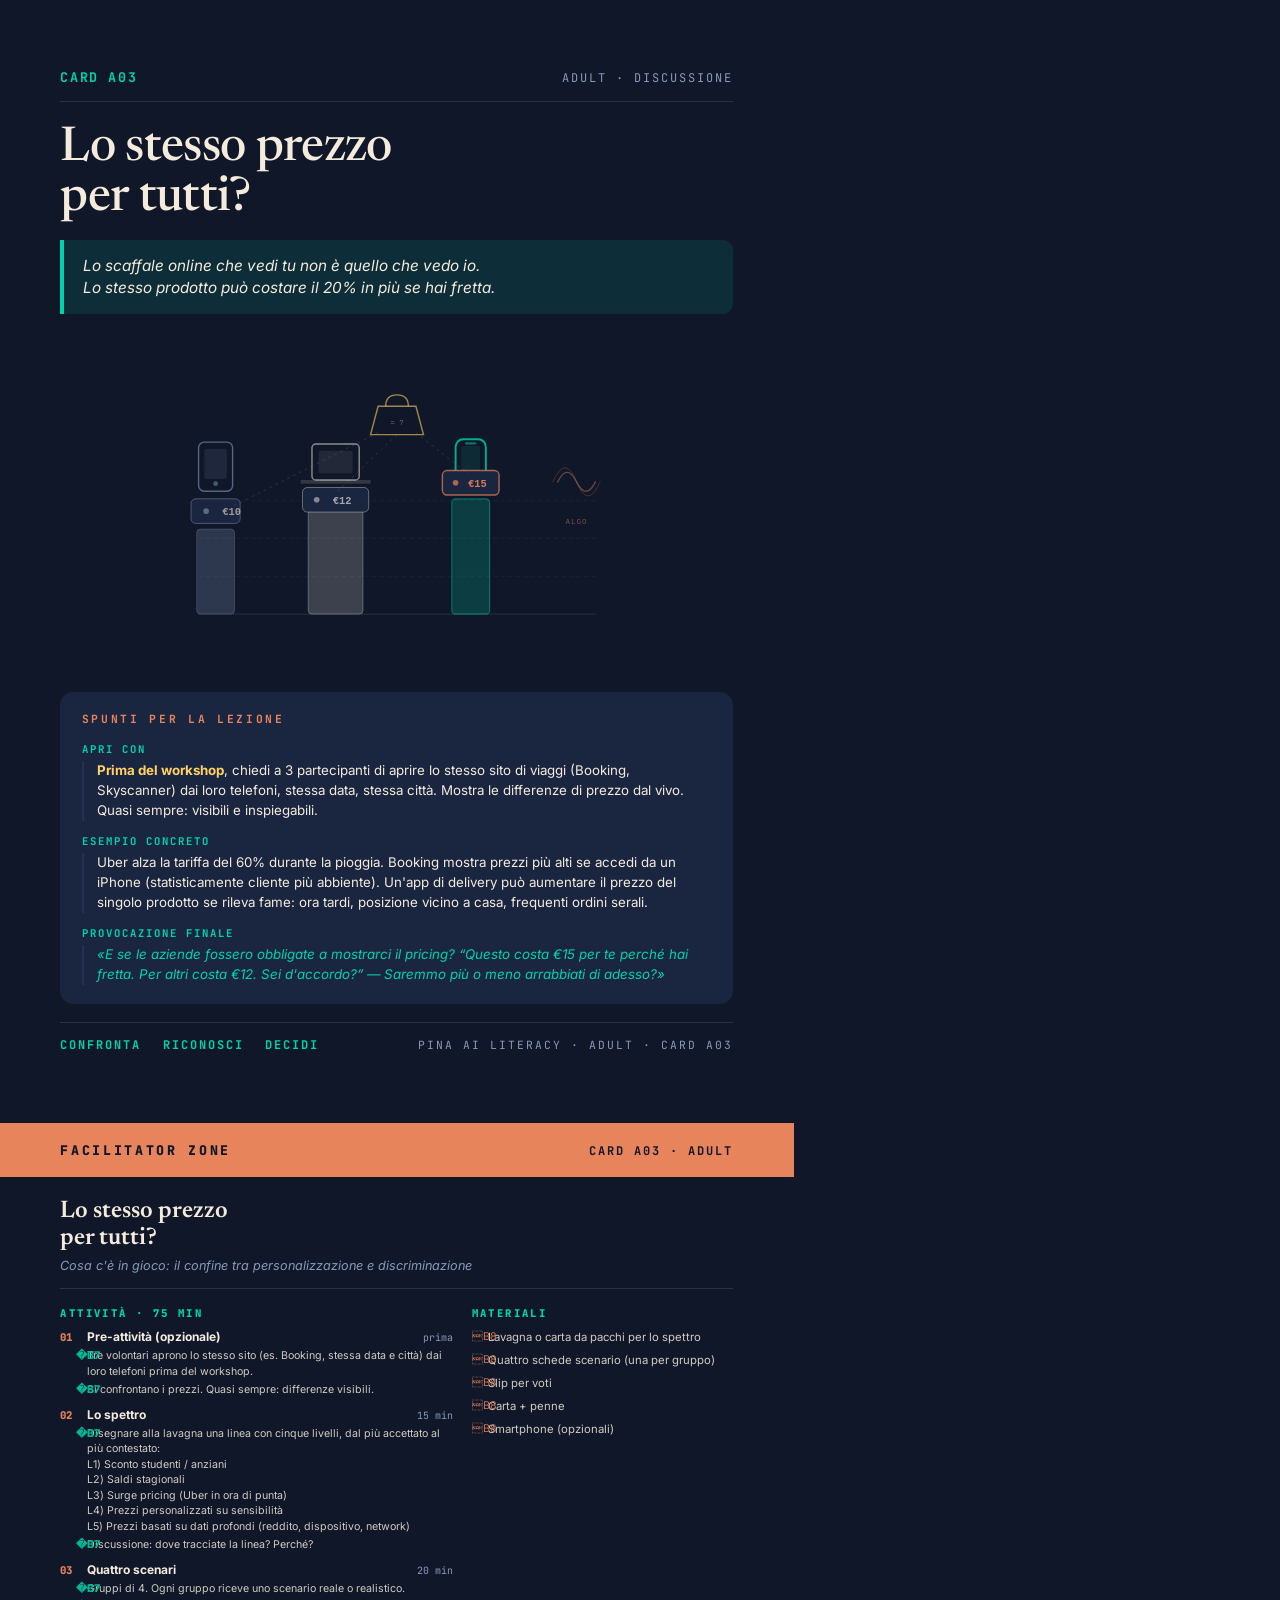
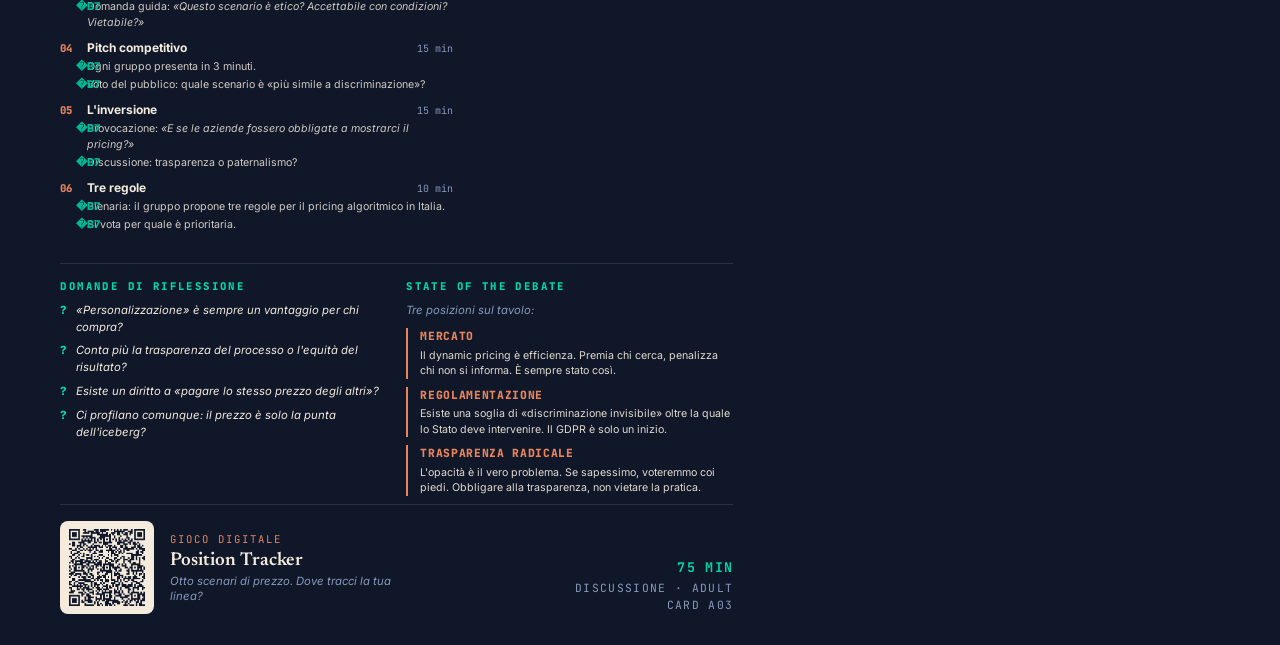
<file: cards/html/card_A03_stesso_prezzo.html>
<!doctype html><html lang="it"><head><meta charset="utf-8"/><title>PINA · Card A03 · stesso_prezzo</title><link href="https://fonts.googleapis.com/css2?family=Newsreader:wght@400;500;600;700&family=Inter:wght@400;500;700;800&family=JetBrains+Mono:wght@400;700;800&display=swap" rel="stylesheet"><style>
@page { size: A4; margin: 0; }
* { box-sizing: border-box; margin: 0; padding: 0; }

:root {
  --bg-navy: #0F1729; --surface: #1A2540; --surface-2: #243154;
  --teal: #00D4AA; --teal-soft: rgba(0,212,170,.12);
  --copper: #E8845C; --copper-soft: rgba(232,132,92,.14);
  --cream: #F4EBDD; --muted: #8899BB; --gold: #FFD166;
  --line: rgba(244,235,221,.12);
}

html, body {
  font-family: 'Inter', -apple-system, BlinkMacSystemFont, sans-serif;
  background: var(--bg-navy); color: var(--cream);
  font-size: 11pt; line-height: 1.5; -webkit-font-smoothing: antialiased;
}

.page {
  width: 210mm; height: 297mm; padding: 18mm 16mm;
  position: relative; page-break-after: always; overflow: hidden;
}
.page:last-child { page-break-after: auto; }

/* FRONTE */
.front { display: flex; flex-direction: column; }
.front-header { display: flex; justify-content: space-between; align-items: center; padding-bottom: 10pt; border-bottom: 1pt solid var(--line); margin-bottom: 16pt; }
.card-num { font-family: 'JetBrains Mono', monospace; font-size: 10pt; font-weight: 700; letter-spacing: 1.2pt; color: var(--teal); }
.card-tag { font-family: 'JetBrains Mono', monospace; font-size: 9pt; letter-spacing: 1.5pt; color: var(--muted); text-transform: uppercase; }
.title { font-family: 'Newsreader', serif; font-weight: 500; font-size: 36pt; line-height: 1.05; color: var(--cream); letter-spacing: -0.5pt; margin-bottom: 12pt; white-space: pre-line; }
.tagline { background: var(--teal-soft); border-left: 3pt solid var(--teal); padding: 11pt 14pt; border-radius: 0 8pt 8pt 0; font-size: 11.5pt; color: var(--cream); font-style: italic; line-height: 1.45; white-space: pre-line; margin-bottom: 18pt; }
.illustration { flex: 1; display: flex; align-items: center; justify-content: center; margin: 6pt 0 14pt; min-height: 75mm; }
.illustration svg { width: 100%; max-width: 145mm; max-height: 85mm; }

/* SPUNTI PER LA LEZIONE */
.lesson-hooks { background: var(--surface); border-radius: 10pt; padding: 14pt 16pt; margin-bottom: 14pt; }
.lesson-hooks-label { font-family: 'JetBrains Mono', monospace; font-size: 8.5pt; letter-spacing: 2pt; color: var(--copper); text-transform: uppercase; margin-bottom: 10pt; font-weight: 700; }
.lesson-hook { margin-bottom: 9pt; }
.lesson-hook:last-child { margin-bottom: 0; }
.lesson-hook-label { font-family: 'JetBrains Mono', monospace; font-size: 8pt; letter-spacing: 1.5pt; color: var(--teal); text-transform: uppercase; font-weight: 700; margin-bottom: 3pt; display: block; }
.lesson-hook-text { font-size: 10pt; line-height: 1.5; color: var(--cream); padding-left: 10pt; border-left: 2pt solid var(--surface-2); }
.lesson-hook-text strong { color: var(--gold); font-weight: 700; }
.lesson-hook-text em { color: var(--teal); font-style: italic; }

.front-footer { display: flex; justify-content: space-between; align-items: center; padding-top: 10pt; border-top: 1pt solid var(--line); }
.front-tags { display: flex; gap: 16pt; }
.front-tag { font-family: 'JetBrains Mono', monospace; font-size: 9pt; letter-spacing: 1.5pt; color: var(--teal); font-weight: 700; }
.brand { font-family: 'JetBrains Mono', monospace; font-size: 8.5pt; letter-spacing: 1.5pt; color: var(--muted); }

/* RETRO */
.back { display: flex; flex-direction: column; }
.back-header { background: var(--copper); color: var(--bg-navy); margin: -18mm -16mm 16pt; padding: 14pt 16mm 12pt; display: flex; justify-content: space-between; align-items: center; }
.back-zone-label { font-family: 'JetBrains Mono', monospace; font-size: 10pt; letter-spacing: 2pt; font-weight: 800; text-transform: uppercase; }
.back-card-id { font-family: 'JetBrains Mono', monospace; font-size: 9pt; letter-spacing: 1.5pt; font-weight: 700; }
.back-title { font-family: 'Newsreader', serif; font-weight: 600; font-size: 18pt; line-height: 1.1; color: var(--cream); margin-bottom: 4pt; white-space: pre-line; }
.back-subtitle { font-size: 9.5pt; color: var(--muted); font-style: italic; line-height: 1.4; margin-bottom: 12pt; padding-bottom: 10pt; border-bottom: 1pt solid var(--line); }
.back-grid { display: grid; grid-template-columns: 1.5fr 1fr; gap: 14pt; margin-bottom: 12pt; }
.section-label { font-family: 'JetBrains Mono', monospace; font-size: 8pt; letter-spacing: 1.8pt; color: var(--teal); text-transform: uppercase; font-weight: 800; margin-bottom: 6pt; }
.activity-list { list-style: none; }
.activity-item { margin-bottom: 7pt; font-size: 8.5pt; line-height: 1.4; }
.activity-step-head { display: flex; align-items: baseline; gap: 6pt; margin-bottom: 2pt; }
.activity-num { font-family: 'JetBrains Mono', monospace; font-size: 8pt; color: var(--copper); font-weight: 800; min-width: 14pt; }
.activity-title { font-weight: 700; color: var(--cream); font-size: 9pt; }
.activity-time { font-family: 'JetBrains Mono', monospace; font-size: 7.5pt; color: var(--muted); margin-left: auto; }
.activity-steps { padding-left: 20pt; color: var(--cream); opacity: 0.85; font-size: 8pt; line-height: 1.45; }
.activity-steps li { list-style: none; position: relative; margin-bottom: 2pt; }
.activity-steps li::before { content: ' B7'; position: absolute; left: -8pt; color: var(--teal); font-weight: 800; }
.materials-list { list-style: none; }
.materials-list li { font-size: 8.5pt; line-height: 1.45; padding-left: 12pt; position: relative; margin-bottom: 5pt; color: var(--cream); opacity: 0.85; }
.materials-list li::before { content: 'B8'; position: absolute; left: 0; color: var(--copper); font-size: 8pt; }
.reflection-state { display: grid; grid-template-columns: 1fr 1fr; gap: 14pt; margin-top: 4pt; padding-top: 10pt; border-top: 1pt solid var(--line); }
.reflection-list { list-style: none; }
.reflection-list li { font-size: 8.5pt; line-height: 1.5; padding-left: 12pt; position: relative; margin-bottom: 5pt; color: var(--cream); font-style: italic; }
.reflection-list li::before { content: '?'; position: absolute; left: 0; color: var(--teal); font-weight: 800; font-style: normal; }
.state-intro { font-size: 8.5pt; color: var(--muted); font-style: italic; margin-bottom: 7pt; }
.position-item { margin-bottom: 6pt; padding-left: 9pt; border-left: 2pt solid var(--copper); }
.position-label { font-weight: 800; color: var(--copper); font-size: 8.5pt; margin-bottom: 2pt; font-family: 'JetBrains Mono', monospace; letter-spacing: 0.5pt; text-transform: uppercase; }
.position-text { font-size: 8pt; line-height: 1.45; color: var(--cream); opacity: 0.92; }
.back-footer { margin-top: auto; padding-top: 12pt; border-top: 1pt solid var(--line); display: flex; justify-content: space-between; align-items: flex-end; gap: 14pt; }
.qr-block { display: flex; align-items: center; gap: 12pt; }
.qr-img { width: 70pt; height: 70pt; background: var(--cream); border-radius: 6pt; padding: 4pt; display: flex; align-items: center; justify-content: center; }
.qr-img img { width: 100%; height: 100%; display: block; }
.qr-text { display: flex; flex-direction: column; }
.qr-label { font-family: 'JetBrains Mono', monospace; font-size: 8pt; letter-spacing: 1.5pt; color: var(--copper); text-transform: uppercase; margin-bottom: 3pt; }
.qr-name { font-family: 'Newsreader', serif; font-weight: 600; font-size: 14pt; color: var(--cream); line-height: 1.1; margin-bottom: 2pt; }
.qr-sub { font-size: 8.5pt; color: var(--muted); font-style: italic; max-width: 60mm; line-height: 1.35; }
.back-meta { text-align: right; font-family: 'JetBrains Mono', monospace; font-size: 8.5pt; letter-spacing: 1pt; color: var(--muted); }
.back-meta-time { color: var(--teal); font-weight: 700; font-size: 10pt; margin-bottom: 2pt; }
</style></head><body><section class="page front"><header class="front-header"><span class="card-num">CARD A03</span><span class="card-tag">ADULT · DISCUSSIONE</span></header><h1 class="title">Lo stesso prezzo
per tutti?</h1><div class="tagline">Lo scaffale online che vedi tu non è quello che vedo io.
Lo stesso prodotto può costare il 20% in più se hai fretta.</div><div class="illustration"><svg viewBox="0 0 580 320" xmlns="http://www.w3.org/2000/svg" fill="none">
  <!-- grid backdrop -->
  <line x1="80" y1="270" x2="500" y2="270" stroke="#F4EBDD" stroke-opacity="0.12" stroke-width="1"/>
  <line x1="80" y1="230" x2="500" y2="230" stroke="#F4EBDD" stroke-opacity="0.07" stroke-width="0.8" stroke-dasharray="4 4"/>
  <line x1="80" y1="190" x2="500" y2="190" stroke="#F4EBDD" stroke-opacity="0.07" stroke-width="0.8" stroke-dasharray="4 4"/>
  <line x1="80" y1="150" x2="500" y2="150" stroke="#F4EBDD" stroke-opacity="0.07" stroke-width="0.8" stroke-dasharray="4 4"/>
  <!-- Person A — smartphone icon + bar -->
  <rect x="80" y="88" width="36" height="52" rx="6" stroke="#8899BB" stroke-width="1.5" stroke-opacity="0.6"/>
  <rect x="86" y="95" width="24" height="32" rx="2" fill="#8899BB" fill-opacity="0.12"/>
  <circle cx="98" cy="132" r="2.5" fill="#8899BB" fill-opacity="0.5"/>
  <rect x="78" y="180" width="40" height="90" rx="4" fill="#8899BB" fill-opacity="0.25" stroke="#8899BB" stroke-width="1" stroke-opacity="0.3"/>
  <!-- price tag A -->
  <rect x="72" y="148" width="52" height="26" rx="5" fill="#1A2540" stroke="#8899BB" stroke-width="1" stroke-opacity="0.5"/>
  <circle cx="88" cy="161" r="3" fill="#8899BB" fill-opacity="0.6"/>
  <text x="115" y="165" font-size="11" fill="#F4EBDD" fill-opacity="0.6" text-anchor="middle" font-family="monospace" font-weight="bold">€10</text>
  <!-- Person B — laptop icon + bar -->
  <rect x="200" y="90" width="50" height="38" rx="4" stroke="#F4EBDD" stroke-width="1.5" stroke-opacity="0.55"/>
  <rect x="207" y="97" width="36" height="24" rx="2" fill="#F4EBDD" fill-opacity="0.08"/>
  <path d="M 188 128 L 262 128 L 262 132 L 188 132 Z" fill="#F4EBDD" fill-opacity="0.15"/>
  <rect x="196" y="160" width="58" height="110" rx="4" fill="#F4EBDD" fill-opacity="0.2" stroke="#F4EBDD" stroke-width="1" stroke-opacity="0.3"/>
  <!-- price tag B -->
  <rect x="190" y="136" width="70" height="26" rx="5" fill="#1A2540" stroke="#F4EBDD" stroke-width="1" stroke-opacity="0.4"/>
  <circle cx="205" cy="149" r="3" fill="#F4EBDD" fill-opacity="0.5"/>
  <text x="232" y="153" font-size="11" fill="#F4EBDD" fill-opacity="0.65" text-anchor="middle" font-family="monospace" font-weight="bold">€12</text>
  <!-- Person C — iPhone icon + bar (taller = premium) -->
  <rect x="352" y="85" width="32" height="56" rx="8" stroke="#00D4AA" stroke-width="2" stroke-opacity="0.8"/>
  <rect x="358" y="92" width="20" height="34" rx="2" fill="#00D4AA" fill-opacity="0.1"/>
  <rect x="362" y="88" width="12" height="2.5" rx="1" fill="#00D4AA" fill-opacity="0.5"/>
  <circle cx="368" cy="133" r="3" fill="#00D4AA" fill-opacity="0.6"/>
  <rect x="348" y="148" width="40" height="122" rx="4" fill="#00D4AA" fill-opacity="0.2" stroke="#00D4AA" stroke-width="1.2" stroke-opacity="0.4"/>
  <!-- price tag C — higher price, copper color -->
  <rect x="338" y="118" width="60" height="26" rx="5" fill="#1A2540" stroke="#E8845C" stroke-width="1.5" stroke-opacity="0.7"/>
  <circle cx="352" cy="131" r="3" fill="#E8845C" fill-opacity="0.7"/>
  <text x="375" y="135" font-size="11" fill="#E8845C" fill-opacity="0.9" text-anchor="middle" font-family="monospace" font-weight="bold">€15</text>
  <!-- algorithm signal waves -->
  <path d="M 460 130 Q 470 110 480 130 Q 490 150 500 130" stroke="#E8845C" stroke-width="1.5" stroke-opacity="0.4" stroke-linecap="round"/>
  <path d="M 455 130 Q 468 100 480 130 Q 492 160 505 130" stroke="#E8845C" stroke-width="1" stroke-opacity="0.25" stroke-linecap="round"/>
  <text x="480" y="175" font-size="8" fill="#E8845C" fill-opacity="0.5" text-anchor="middle" font-family="monospace" letter-spacing="1">ALGO</text>
  <!-- same product icon (shopping bag) at top center -->
  <path d="M 270 50 L 310 50 L 318 80 L 262 80 Z" stroke="#FFD166" stroke-width="1.5" stroke-opacity="0.6" fill="none"/>
  <path d="M 278 50 Q 278 38 290 38 Q 302 38 302 50" stroke="#FFD166" stroke-width="1.5" stroke-opacity="0.6"/>
  <text x="290" y="70" font-size="8" fill="#FFD166" fill-opacity="0.5" text-anchor="middle" font-family="monospace">= ?</text>
  <!-- connecting dotted lines from product to bars -->
  <line x1="270" y1="78" x2="118" y2="155" stroke="#FFD166" stroke-width="0.8" stroke-opacity="0.2" stroke-dasharray="3 4"/>
  <line x1="290" y1="80" x2="225" y2="142" stroke="#FFD166" stroke-width="0.8" stroke-opacity="0.2" stroke-dasharray="3 4"/>
  <line x1="310" y1="78" x2="366" y2="122" stroke="#FFD166" stroke-width="0.8" stroke-opacity="0.2" stroke-dasharray="3 4"/>
</svg></div><div class="lesson-hooks"><div class="lesson-hooks-label">Spunti per la lezione</div><div class="lesson-hook"><span class="lesson-hook-label">Apri con</span><div class="lesson-hook-text"><strong>Prima del workshop</strong>, chiedi a 3 partecipanti di aprire lo stesso sito di viaggi (Booking, Skyscanner) dai loro telefoni, stessa data, stessa città. Mostra le differenze di prezzo dal vivo. Quasi sempre: visibili e inspiegabili.</div></div><div class="lesson-hook"><span class="lesson-hook-label">Esempio concreto</span><div class="lesson-hook-text">Uber alza la tariffa del 60% durante la pioggia. Booking mostra prezzi più alti se accedi da un iPhone (statisticamente cliente più abbiente). Un'app di delivery può aumentare il prezzo del singolo prodotto se rileva fame: ora tardi, posizione vicino a casa, frequenti ordini serali.</div></div><div class="lesson-hook"><span class="lesson-hook-label">Provocazione finale</span><div class="lesson-hook-text"><em>«E se le aziende fossero obbligate a mostrarci il pricing? &ldquo;Questo costa €15 per te perché hai fretta. Per altri costa €12. Sei d&apos;accordo?&rdquo; — Saremmo più o meno arrabbiati di adesso?»</em></div></div></div><footer class="front-footer"><div class="front-tags"><span class="front-tag">CONFRONTA</span><span class="front-tag">RICONOSCI</span><span class="front-tag">DECIDI</span></div><div class="brand">PINA AI LITERACY · ADULT · CARD A03</div></footer></section><section class="page back"><header class="back-header"><span class="back-zone-label">FACILITATOR ZONE</span><span class="back-card-id">CARD A03 · ADULT</span></header><h2 class="back-title">Lo stesso prezzo
per tutti?</h2><div class="back-subtitle">Cosa c'è in gioco: il confine tra personalizzazione e discriminazione</div><div class="back-grid"><div><div class="section-label">Attività · 75 min</div><ol class="activity-list"><li class="activity-item"><div class="activity-step-head"><span class="activity-num">01</span><span class="activity-title">Pre-attività (opzionale)</span><span class="activity-time">prima</span></div><ul class="activity-steps"><li>Tre volontari aprono lo stesso sito (es. Booking, stessa data e città) dai loro telefoni prima del workshop.</li><li>Si confrontano i prezzi. Quasi sempre: differenze visibili.</li></ul></li><li class="activity-item"><div class="activity-step-head"><span class="activity-num">02</span><span class="activity-title">Lo spettro</span><span class="activity-time">15 min</span></div><ul class="activity-steps"><li>Disegnare alla lavagna una linea con cinque livelli, dal più accettato al più contestato:<br>L1) Sconto studenti / anziani<br>L2) Saldi stagionali<br>L3) Surge pricing (Uber in ora di punta)<br>L4) Prezzi personalizzati su sensibilità<br>L5) Prezzi basati su dati profondi (reddito, dispositivo, network)</li><li>Discussione: dove tracciate la linea? Perché?</li></ul></li><li class="activity-item"><div class="activity-step-head"><span class="activity-num">03</span><span class="activity-title">Quattro scenari</span><span class="activity-time">20 min</span></div><ul class="activity-steps"><li>Gruppi di 4. Ogni gruppo riceve uno scenario reale o realistico.</li><li>Domanda guida: <em>«Questo scenario è etico? Accettabile con condizioni? Vietabile?»</em></li></ul></li><li class="activity-item"><div class="activity-step-head"><span class="activity-num">04</span><span class="activity-title">Pitch competitivo</span><span class="activity-time">15 min</span></div><ul class="activity-steps"><li>Ogni gruppo presenta in 3 minuti.</li><li>Voto del pubblico: quale scenario è «più simile a discriminazione»?</li></ul></li><li class="activity-item"><div class="activity-step-head"><span class="activity-num">05</span><span class="activity-title">L'inversione</span><span class="activity-time">15 min</span></div><ul class="activity-steps"><li>Provocazione: <em>«E se le aziende fossero obbligate a mostrarci il pricing?»</em></li><li>Discussione: trasparenza o paternalismo?</li></ul></li><li class="activity-item"><div class="activity-step-head"><span class="activity-num">06</span><span class="activity-title">Tre regole</span><span class="activity-time">10 min</span></div><ul class="activity-steps"><li>Plenaria: il gruppo propone tre regole per il pricing algoritmico in Italia.</li><li>Si vota per quale è prioritaria.</li></ul></li></ol></div><div><div class="section-label">Materiali</div><ul class="materials-list"><li>Lavagna o carta da pacchi per lo spettro</li><li>Quattro schede scenario (una per gruppo)</li><li>Slip per voti</li><li>Carta + penne</li><li>Smartphone (opzionali)</li></ul></div></div><div class="reflection-state"><div><div class="section-label">Domande di riflessione</div><ul class="reflection-list"><li>«Personalizzazione» è sempre un vantaggio per chi compra?</li><li>Conta più la trasparenza del processo o l'equità del risultato?</li><li>Esiste un diritto a «pagare lo stesso prezzo degli altri»?</li><li>Ci profilano comunque: il prezzo è solo la punta dell'iceberg?</li></ul></div><div><div class="section-label">State of the debate</div><div class="state-intro">Tre posizioni sul tavolo:</div><div class="position-item"><div class="position-label">Mercato</div><div class="position-text">Il dynamic pricing è efficienza. Premia chi cerca, penalizza chi non si informa. È sempre stato così.</div></div><div class="position-item"><div class="position-label">Regolamentazione</div><div class="position-text">Esiste una soglia di «discriminazione invisibile» oltre la quale lo Stato deve intervenire. Il GDPR è solo un inizio.</div></div><div class="position-item"><div class="position-label">Trasparenza radicale</div><div class="position-text">L'opacità è il vero problema. Se sapessimo, voteremmo coi piedi. Obbligare alla trasparenza, non vietare la pratica.</div></div></div></div><footer class="back-footer"><div class="qr-block"><div class="qr-img"><img src="[data-uri]" alt="QR game A03"/></div><div class="qr-text"><span class="qr-label">Gioco digitale</span><span class="qr-name">Position Tracker</span><span class="qr-sub">Otto scenari di prezzo. Dove tracci la tua linea?</span></div></div><div class="back-meta"><div class="back-meta-time">75 MIN</div><div>DISCUSSIONE · ADULT</div><div>CARD A03</div></div></footer></section></body></html>
</file>
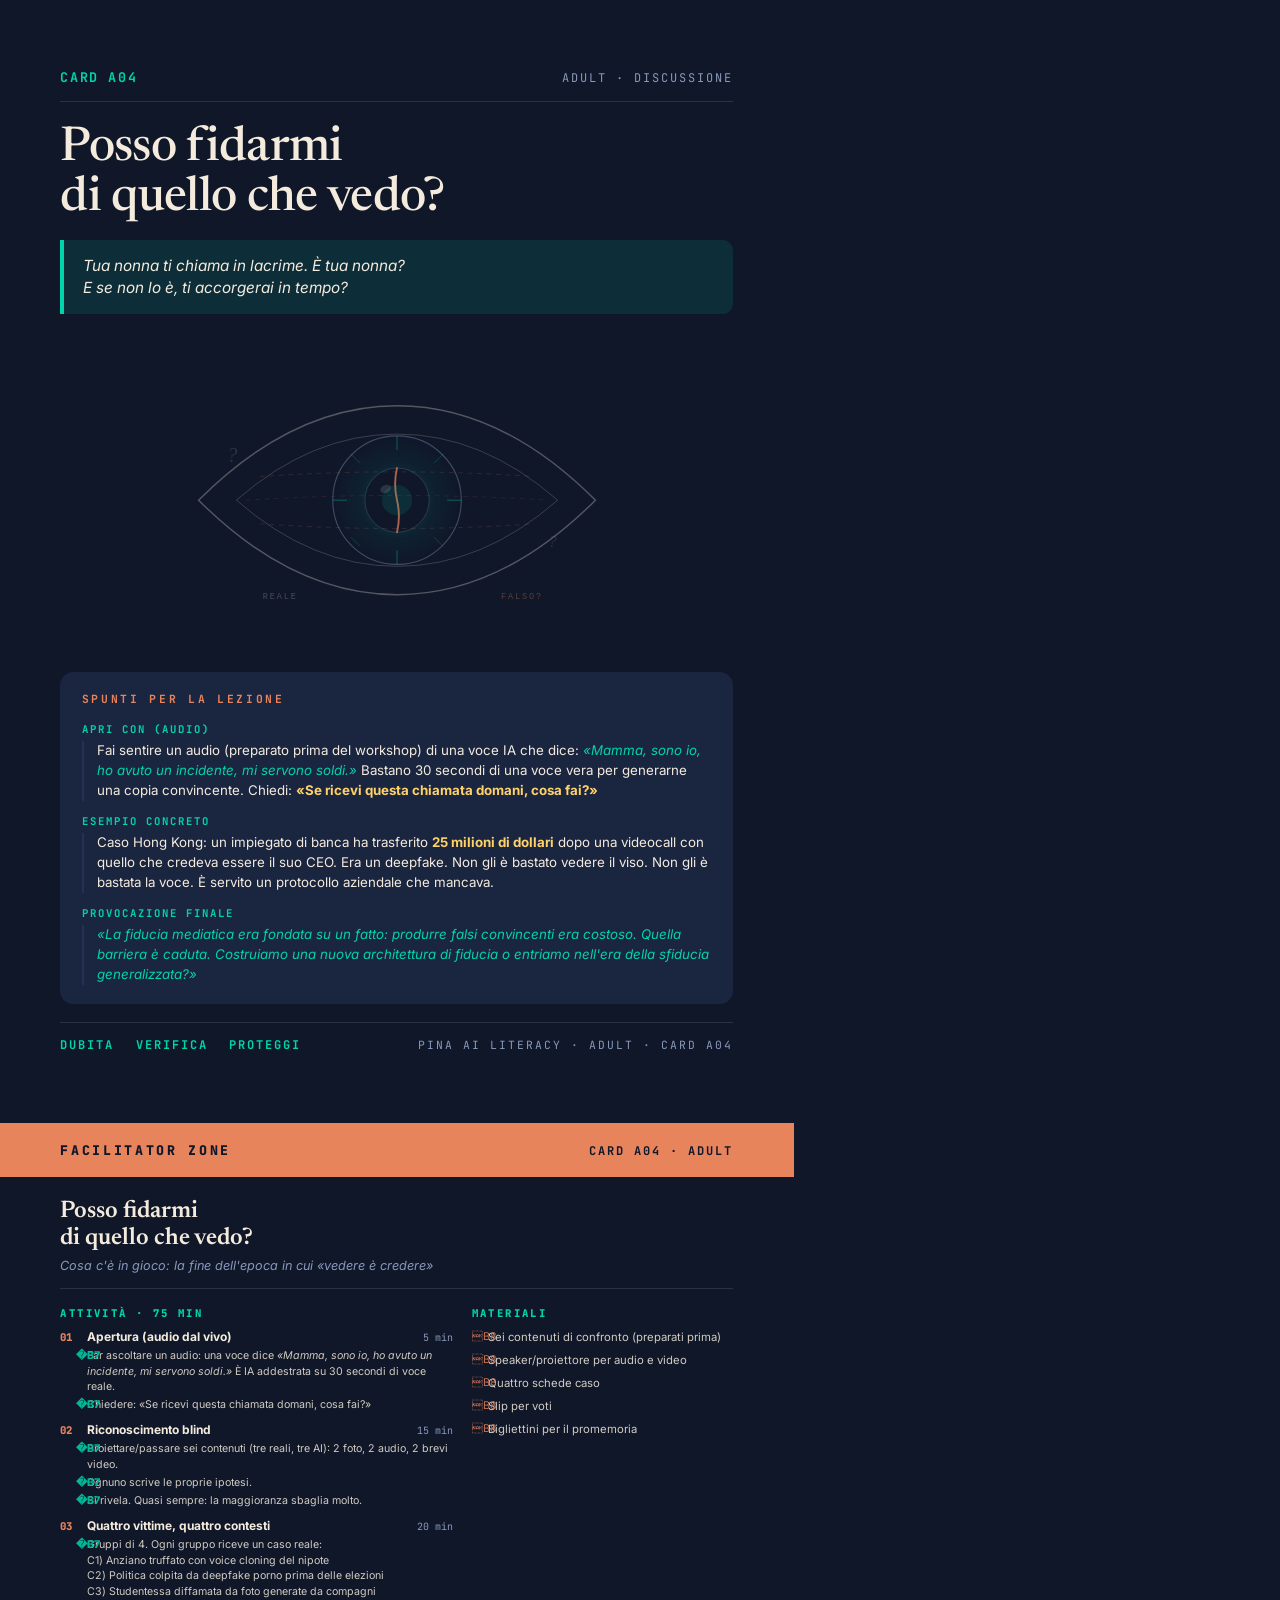
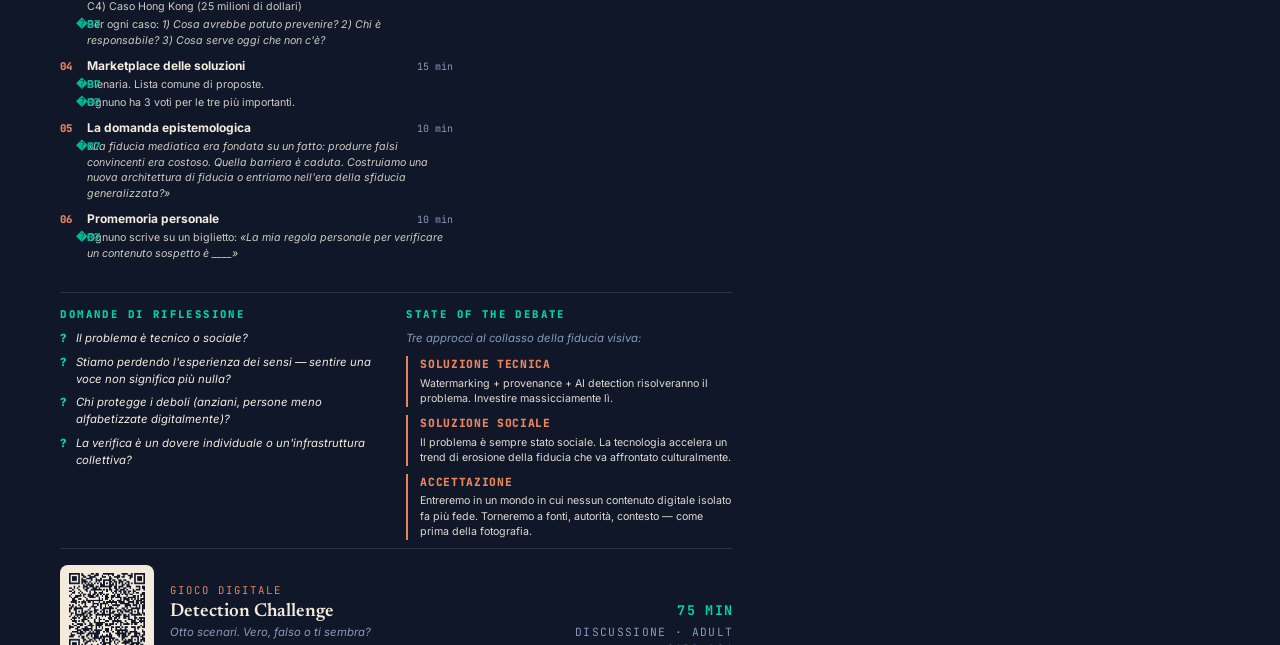
<file: cards/html/card_A04_cosa_vedo.html>
<!doctype html><html lang="it"><head><meta charset="utf-8"/><title>PINA · Card A04 · cosa_vedo</title><link href="https://fonts.googleapis.com/css2?family=Newsreader:wght@400;500;600;700&family=Inter:wght@400;500;700;800&family=JetBrains+Mono:wght@400;700;800&display=swap" rel="stylesheet"><style>
@page { size: A4; margin: 0; }
* { box-sizing: border-box; margin: 0; padding: 0; }

:root {
  --bg-navy: #0F1729; --surface: #1A2540; --surface-2: #243154;
  --teal: #00D4AA; --teal-soft: rgba(0,212,170,.12);
  --copper: #E8845C; --copper-soft: rgba(232,132,92,.14);
  --cream: #F4EBDD; --muted: #8899BB; --gold: #FFD166;
  --line: rgba(244,235,221,.12);
}

html, body {
  font-family: 'Inter', -apple-system, BlinkMacSystemFont, sans-serif;
  background: var(--bg-navy); color: var(--cream);
  font-size: 11pt; line-height: 1.5; -webkit-font-smoothing: antialiased;
}

.page {
  width: 210mm; height: 297mm; padding: 18mm 16mm;
  position: relative; page-break-after: always; overflow: hidden;
}
.page:last-child { page-break-after: auto; }

/* FRONTE */
.front { display: flex; flex-direction: column; }
.front-header { display: flex; justify-content: space-between; align-items: center; padding-bottom: 10pt; border-bottom: 1pt solid var(--line); margin-bottom: 16pt; }
.card-num { font-family: 'JetBrains Mono', monospace; font-size: 10pt; font-weight: 700; letter-spacing: 1.2pt; color: var(--teal); }
.card-tag { font-family: 'JetBrains Mono', monospace; font-size: 9pt; letter-spacing: 1.5pt; color: var(--muted); text-transform: uppercase; }
.title { font-family: 'Newsreader', serif; font-weight: 500; font-size: 36pt; line-height: 1.05; color: var(--cream); letter-spacing: -0.5pt; margin-bottom: 12pt; white-space: pre-line; }
.tagline { background: var(--teal-soft); border-left: 3pt solid var(--teal); padding: 11pt 14pt; border-radius: 0 8pt 8pt 0; font-size: 11.5pt; color: var(--cream); font-style: italic; line-height: 1.45; white-space: pre-line; margin-bottom: 18pt; }
.illustration { flex: 1; display: flex; align-items: center; justify-content: center; margin: 6pt 0 14pt; min-height: 75mm; }
.illustration svg { width: 100%; max-width: 145mm; max-height: 85mm; }

/* SPUNTI PER LA LEZIONE */
.lesson-hooks { background: var(--surface); border-radius: 10pt; padding: 14pt 16pt; margin-bottom: 14pt; }
.lesson-hooks-label { font-family: 'JetBrains Mono', monospace; font-size: 8.5pt; letter-spacing: 2pt; color: var(--copper); text-transform: uppercase; margin-bottom: 10pt; font-weight: 700; }
.lesson-hook { margin-bottom: 9pt; }
.lesson-hook:last-child { margin-bottom: 0; }
.lesson-hook-label { font-family: 'JetBrains Mono', monospace; font-size: 8pt; letter-spacing: 1.5pt; color: var(--teal); text-transform: uppercase; font-weight: 700; margin-bottom: 3pt; display: block; }
.lesson-hook-text { font-size: 10pt; line-height: 1.5; color: var(--cream); padding-left: 10pt; border-left: 2pt solid var(--surface-2); }
.lesson-hook-text strong { color: var(--gold); font-weight: 700; }
.lesson-hook-text em { color: var(--teal); font-style: italic; }

.front-footer { display: flex; justify-content: space-between; align-items: center; padding-top: 10pt; border-top: 1pt solid var(--line); }
.front-tags { display: flex; gap: 16pt; }
.front-tag { font-family: 'JetBrains Mono', monospace; font-size: 9pt; letter-spacing: 1.5pt; color: var(--teal); font-weight: 700; }
.brand { font-family: 'JetBrains Mono', monospace; font-size: 8.5pt; letter-spacing: 1.5pt; color: var(--muted); }

/* RETRO */
.back { display: flex; flex-direction: column; }
.back-header { background: var(--copper); color: var(--bg-navy); margin: -18mm -16mm 16pt; padding: 14pt 16mm 12pt; display: flex; justify-content: space-between; align-items: center; }
.back-zone-label { font-family: 'JetBrains Mono', monospace; font-size: 10pt; letter-spacing: 2pt; font-weight: 800; text-transform: uppercase; }
.back-card-id { font-family: 'JetBrains Mono', monospace; font-size: 9pt; letter-spacing: 1.5pt; font-weight: 700; }
.back-title { font-family: 'Newsreader', serif; font-weight: 600; font-size: 18pt; line-height: 1.1; color: var(--cream); margin-bottom: 4pt; white-space: pre-line; }
.back-subtitle { font-size: 9.5pt; color: var(--muted); font-style: italic; line-height: 1.4; margin-bottom: 12pt; padding-bottom: 10pt; border-bottom: 1pt solid var(--line); }
.back-grid { display: grid; grid-template-columns: 1.5fr 1fr; gap: 14pt; margin-bottom: 12pt; }
.section-label { font-family: 'JetBrains Mono', monospace; font-size: 8pt; letter-spacing: 1.8pt; color: var(--teal); text-transform: uppercase; font-weight: 800; margin-bottom: 6pt; }
.activity-list { list-style: none; }
.activity-item { margin-bottom: 7pt; font-size: 8.5pt; line-height: 1.4; }
.activity-step-head { display: flex; align-items: baseline; gap: 6pt; margin-bottom: 2pt; }
.activity-num { font-family: 'JetBrains Mono', monospace; font-size: 8pt; color: var(--copper); font-weight: 800; min-width: 14pt; }
.activity-title { font-weight: 700; color: var(--cream); font-size: 9pt; }
.activity-time { font-family: 'JetBrains Mono', monospace; font-size: 7.5pt; color: var(--muted); margin-left: auto; }
.activity-steps { padding-left: 20pt; color: var(--cream); opacity: 0.85; font-size: 8pt; line-height: 1.45; }
.activity-steps li { list-style: none; position: relative; margin-bottom: 2pt; }
.activity-steps li::before { content: ' B7'; position: absolute; left: -8pt; color: var(--teal); font-weight: 800; }
.materials-list { list-style: none; }
.materials-list li { font-size: 8.5pt; line-height: 1.45; padding-left: 12pt; position: relative; margin-bottom: 5pt; color: var(--cream); opacity: 0.85; }
.materials-list li::before { content: 'B8'; position: absolute; left: 0; color: var(--copper); font-size: 8pt; }
.reflection-state { display: grid; grid-template-columns: 1fr 1fr; gap: 14pt; margin-top: 4pt; padding-top: 10pt; border-top: 1pt solid var(--line); }
.reflection-list { list-style: none; }
.reflection-list li { font-size: 8.5pt; line-height: 1.5; padding-left: 12pt; position: relative; margin-bottom: 5pt; color: var(--cream); font-style: italic; }
.reflection-list li::before { content: '?'; position: absolute; left: 0; color: var(--teal); font-weight: 800; font-style: normal; }
.state-intro { font-size: 8.5pt; color: var(--muted); font-style: italic; margin-bottom: 7pt; }
.position-item { margin-bottom: 6pt; padding-left: 9pt; border-left: 2pt solid var(--copper); }
.position-label { font-weight: 800; color: var(--copper); font-size: 8.5pt; margin-bottom: 2pt; font-family: 'JetBrains Mono', monospace; letter-spacing: 0.5pt; text-transform: uppercase; }
.position-text { font-size: 8pt; line-height: 1.45; color: var(--cream); opacity: 0.92; }
.back-footer { margin-top: auto; padding-top: 12pt; border-top: 1pt solid var(--line); display: flex; justify-content: space-between; align-items: flex-end; gap: 14pt; }
.qr-block { display: flex; align-items: center; gap: 12pt; }
.qr-img { width: 70pt; height: 70pt; background: var(--cream); border-radius: 6pt; padding: 4pt; display: flex; align-items: center; justify-content: center; }
.qr-img img { width: 100%; height: 100%; display: block; }
.qr-text { display: flex; flex-direction: column; }
.qr-label { font-family: 'JetBrains Mono', monospace; font-size: 8pt; letter-spacing: 1.5pt; color: var(--copper); text-transform: uppercase; margin-bottom: 3pt; }
.qr-name { font-family: 'Newsreader', serif; font-weight: 600; font-size: 14pt; color: var(--cream); line-height: 1.1; margin-bottom: 2pt; }
.qr-sub { font-size: 8.5pt; color: var(--muted); font-style: italic; max-width: 60mm; line-height: 1.35; }
.back-meta { text-align: right; font-family: 'JetBrains Mono', monospace; font-size: 8.5pt; letter-spacing: 1pt; color: var(--muted); }
.back-meta-time { color: var(--teal); font-weight: 700; font-size: 10pt; margin-bottom: 2pt; }
</style></head><body><section class="page front"><header class="front-header"><span class="card-num">CARD A04</span><span class="card-tag">ADULT · DISCUSSIONE</span></header><h1 class="title">Posso fidarmi
di quello che vedo?</h1><div class="tagline">Tua nonna ti chiama in lacrime. È tua nonna?
E se non lo è, ti accorgerai in tempo?</div><div class="illustration"><svg viewBox="0 0 580 320" xmlns="http://www.w3.org/2000/svg" fill="none">
  <defs>
    <radialGradient id="g4p" cx="50%" cy="50%" r="50%">
      <stop offset="0%" stop-color="#00D4AA" stop-opacity="0.25"/>
      <stop offset="60%" stop-color="#00D4AA" stop-opacity="0.05"/>
      <stop offset="100%" stop-color="#00D4AA" stop-opacity="0"/>
    </radialGradient>
  </defs>
  <!-- outer eye shape (very large) -->
  <path d="M 80 160 Q 180 60 290 60 Q 400 60 500 160 Q 400 260 290 260 Q 180 260 80 160 Z"
        stroke="#F4EBDD" stroke-width="1.5" stroke-opacity="0.3" fill="none"/>
  <!-- second layer -->
  <path d="M 120 160 Q 200 90 290 90 Q 380 90 460 160 Q 380 230 290 230 Q 200 230 120 160 Z"
        stroke="#F4EBDD" stroke-width="1" stroke-opacity="0.2" fill="none"/>
  <!-- iris -->
  <circle cx="290" cy="160" r="68" stroke="#8899BB" stroke-width="1.2" stroke-opacity="0.4" fill="none"/>
  <circle cx="290" cy="160" r="68" fill="url(#g4p)"/>
  <!-- iris detail lines (radial) -->
  <line x1="290" y1="92" x2="290" y2="107" stroke="#00D4AA" stroke-width="1" stroke-opacity="0.4"/>
  <line x1="290" y1="213" x2="290" y2="228" stroke="#00D4AA" stroke-width="1" stroke-opacity="0.4"/>
  <line x1="222" y1="160" x2="237" y2="160" stroke="#00D4AA" stroke-width="1" stroke-opacity="0.4"/>
  <line x1="343" y1="160" x2="358" y2="160" stroke="#00D4AA" stroke-width="1" stroke-opacity="0.4"/>
  <line x1="241" y1="111" x2="251" y2="121" stroke="#00D4AA" stroke-width="0.8" stroke-opacity="0.3"/>
  <line x1="329" y1="199" x2="339" y2="209" stroke="#00D4AA" stroke-width="0.8" stroke-opacity="0.3"/>
  <line x1="339" y1="111" x2="329" y2="121" stroke="#00D4AA" stroke-width="0.8" stroke-opacity="0.3"/>
  <line x1="241" y1="199" x2="251" y2="209" stroke="#00D4AA" stroke-width="0.8" stroke-opacity="0.3"/>
  <!-- pupil — fragmented (split vertically to suggest doubt) -->
  <circle cx="290" cy="160" r="34" fill="#0F1729" stroke="#8899BB" stroke-width="0.8" stroke-opacity="0.3"/>
  <!-- crack / split in pupil -->
  <path d="M 290 126 Q 286 143 290 160 Q 294 177 290 194" stroke="#E8845C" stroke-width="2" stroke-opacity="0.7" stroke-linecap="round"/>
  <!-- inner glow -->
  <circle cx="290" cy="160" r="16" fill="#00D4AA" fill-opacity="0.12"/>
  <!-- highlight in pupil -->
  <ellipse cx="278" cy="148" rx="6" ry="4" fill="white" fill-opacity="0.12" transform="rotate(-20 278 148)"/>
  <!-- question / doubt marks in corners -->
  <text x="110" y="120" font-size="22" fill="#F4EBDD" fill-opacity="0.12" font-family="serif" font-style="italic">?</text>
  <text x="450" y="210" font-size="18" fill="#F4EBDD" fill-opacity="0.10" font-family="serif" font-style="italic">?</text>
  <!-- filter layers (horizontal dashed bands across eye) -->
  <path d="M 145 135 Q 290 125 435 135" stroke="#E8845C" stroke-width="0.8" stroke-opacity="0.2" stroke-dasharray="5 5"/>
  <path d="M 130 160 Q 290 150 450 160" stroke="#E8845C" stroke-width="0.8" stroke-opacity="0.15" stroke-dasharray="5 5"/>
  <path d="M 145 185 Q 290 195 435 185" stroke="#E8845C" stroke-width="0.8" stroke-opacity="0.2" stroke-dasharray="5 5"/>
  <!-- REAL / FAKE labels faint -->
  <text x="148" y="265" font-size="9" fill="#F4EBDD" fill-opacity="0.25" font-family="monospace" letter-spacing="2">REALE</text>
  <text x="400" y="265" font-size="9" fill="#E8845C" fill-opacity="0.35" font-family="monospace" letter-spacing="2">FALSO?</text>
</svg></div><div class="lesson-hooks"><div class="lesson-hooks-label">Spunti per la lezione</div><div class="lesson-hook"><span class="lesson-hook-label">Apri con (audio)</span><div class="lesson-hook-text">Fai sentire un audio (preparato prima del workshop) di una voce IA che dice: <em>«Mamma, sono io, ho avuto un incidente, mi servono soldi.»</em> Bastano 30 secondi di una voce vera per generarne una copia convincente. Chiedi: <strong>«Se ricevi questa chiamata domani, cosa fai?»</strong></div></div><div class="lesson-hook"><span class="lesson-hook-label">Esempio concreto</span><div class="lesson-hook-text">Caso Hong Kong: un impiegato di banca ha trasferito <strong>25 milioni di dollari</strong> dopo una videocall con quello che credeva essere il suo CEO. Era un deepfake. Non gli è bastato vedere il viso. Non gli è bastata la voce. È servito un protocollo aziendale che mancava.</div></div><div class="lesson-hook"><span class="lesson-hook-label">Provocazione finale</span><div class="lesson-hook-text"><em>«La fiducia mediatica era fondata su un fatto: produrre falsi convincenti era costoso. Quella barriera è caduta. Costruiamo una nuova architettura di fiducia o entriamo nell'era della sfiducia generalizzata?»</em></div></div></div><footer class="front-footer"><div class="front-tags"><span class="front-tag">DUBITA</span><span class="front-tag">VERIFICA</span><span class="front-tag">PROTEGGI</span></div><div class="brand">PINA AI LITERACY · ADULT · CARD A04</div></footer></section><section class="page back"><header class="back-header"><span class="back-zone-label">FACILITATOR ZONE</span><span class="back-card-id">CARD A04 · ADULT</span></header><h2 class="back-title">Posso fidarmi
di quello che vedo?</h2><div class="back-subtitle">Cosa c'è in gioco: la fine dell'epoca in cui «vedere è credere»</div><div class="back-grid"><div><div class="section-label">Attività · 75 min</div><ol class="activity-list"><li class="activity-item"><div class="activity-step-head"><span class="activity-num">01</span><span class="activity-title">Apertura (audio dal vivo)</span><span class="activity-time">5 min</span></div><ul class="activity-steps"><li>Far ascoltare un audio: una voce dice <em>«Mamma, sono io, ho avuto un incidente, mi servono soldi.»</em> È IA addestrata su 30 secondi di voce reale.</li><li>Chiedere: «Se ricevi questa chiamata domani, cosa fai?»</li></ul></li><li class="activity-item"><div class="activity-step-head"><span class="activity-num">02</span><span class="activity-title">Riconoscimento blind</span><span class="activity-time">15 min</span></div><ul class="activity-steps"><li>Proiettare/passare sei contenuti (tre reali, tre AI): 2 foto, 2 audio, 2 brevi video.</li><li>Ognuno scrive le proprie ipotesi.</li><li>Si rivela. Quasi sempre: la maggioranza sbaglia molto.</li></ul></li><li class="activity-item"><div class="activity-step-head"><span class="activity-num">03</span><span class="activity-title">Quattro vittime, quattro contesti</span><span class="activity-time">20 min</span></div><ul class="activity-steps"><li>Gruppi di 4. Ogni gruppo riceve un caso reale:<br>C1) Anziano truffato con voice cloning del nipote<br>C2) Politica colpita da deepfake porno prima delle elezioni<br>C3) Studentessa diffamata da foto generate da compagni<br>C4) Caso Hong Kong (25 milioni di dollari)</li><li>Per ogni caso: <em>1) Cosa avrebbe potuto prevenire? 2) Chi è responsabile? 3) Cosa serve oggi che non c'è?</em></li></ul></li><li class="activity-item"><div class="activity-step-head"><span class="activity-num">04</span><span class="activity-title">Marketplace delle soluzioni</span><span class="activity-time">15 min</span></div><ul class="activity-steps"><li>Plenaria. Lista comune di proposte.</li><li>Ognuno ha 3 voti per le tre più importanti.</li></ul></li><li class="activity-item"><div class="activity-step-head"><span class="activity-num">05</span><span class="activity-title">La domanda epistemologica</span><span class="activity-time">10 min</span></div><ul class="activity-steps"><li><em>«La fiducia mediatica era fondata su un fatto: produrre falsi convincenti era costoso. Quella barriera è caduta. Costruiamo una nuova architettura di fiducia o entriamo nell'era della sfiducia generalizzata?»</em></li></ul></li><li class="activity-item"><div class="activity-step-head"><span class="activity-num">06</span><span class="activity-title">Promemoria personale</span><span class="activity-time">10 min</span></div><ul class="activity-steps"><li>Ognuno scrive su un biglietto: <em>«La mia regola personale per verificare un contenuto sospetto è ____»</em></li></ul></li></ol></div><div><div class="section-label">Materiali</div><ul class="materials-list"><li>Sei contenuti di confronto (preparati prima)</li><li>Speaker/proiettore per audio e video</li><li>Quattro schede caso</li><li>Slip per voti</li><li>Bigliettini per il promemoria</li></ul></div></div><div class="reflection-state"><div><div class="section-label">Domande di riflessione</div><ul class="reflection-list"><li>Il problema è tecnico o sociale?</li><li>Stiamo perdendo l'esperienza dei sensi — sentire una voce non significa più nulla?</li><li>Chi protegge i deboli (anziani, persone meno alfabetizzate digitalmente)?</li><li>La verifica è un dovere individuale o un'infrastruttura collettiva?</li></ul></div><div><div class="section-label">State of the debate</div><div class="state-intro">Tre approcci al collasso della fiducia visiva:</div><div class="position-item"><div class="position-label">Soluzione tecnica</div><div class="position-text">Watermarking + provenance + AI detection risolveranno il problema. Investire massicciamente lì.</div></div><div class="position-item"><div class="position-label">Soluzione sociale</div><div class="position-text">Il problema è sempre stato sociale. La tecnologia accelera un trend di erosione della fiducia che va affrontato culturalmente.</div></div><div class="position-item"><div class="position-label">Accettazione</div><div class="position-text">Entreremo in un mondo in cui nessun contenuto digitale isolato fa più fede. Torneremo a fonti, autorità, contesto — come prima della fotografia.</div></div></div></div><footer class="back-footer"><div class="qr-block"><div class="qr-img"><img src="[data-uri]" alt="QR game A04"/></div><div class="qr-text"><span class="qr-label">Gioco digitale</span><span class="qr-name">Detection Challenge</span><span class="qr-sub">Otto scenari. Vero, falso o ti sembra?</span></div></div><div class="back-meta"><div class="back-meta-time">75 MIN</div><div>DISCUSSIONE · ADULT</div><div>CARD A04</div></div></footer></section></body></html>
</file>
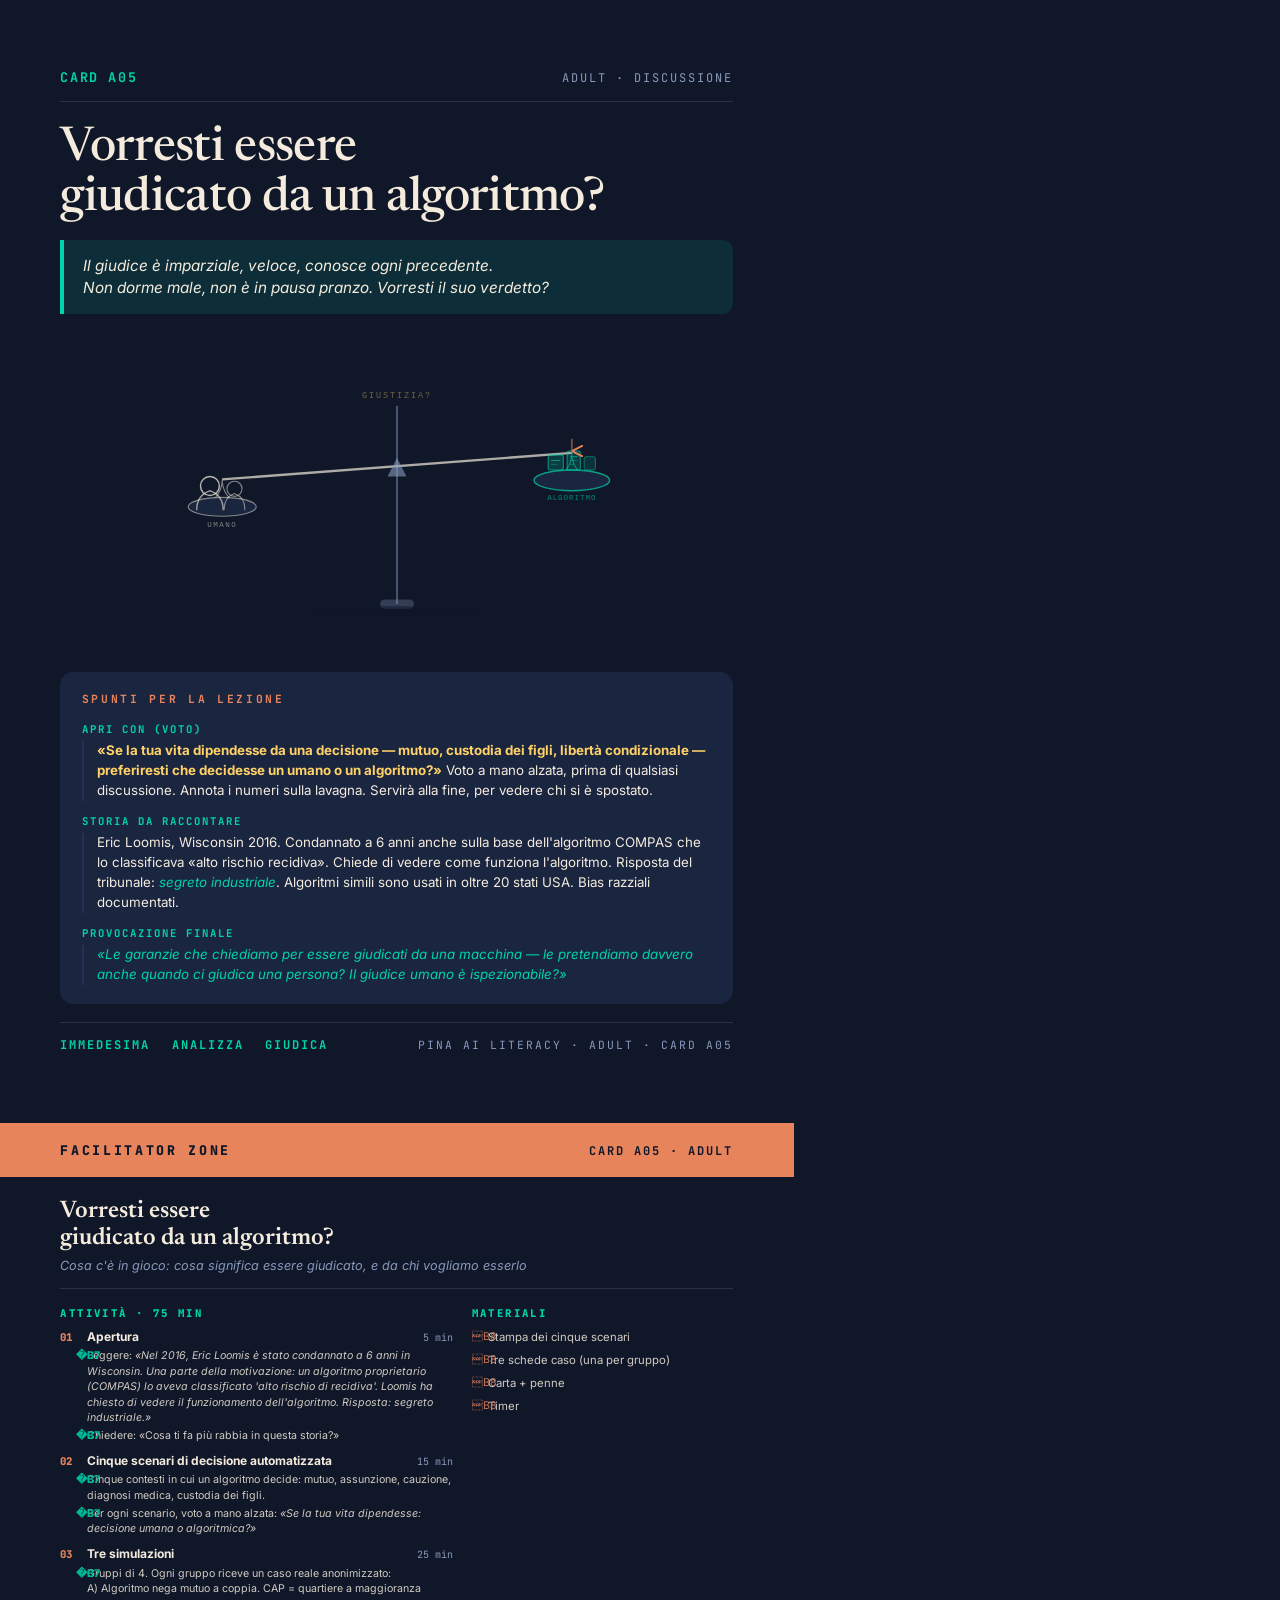
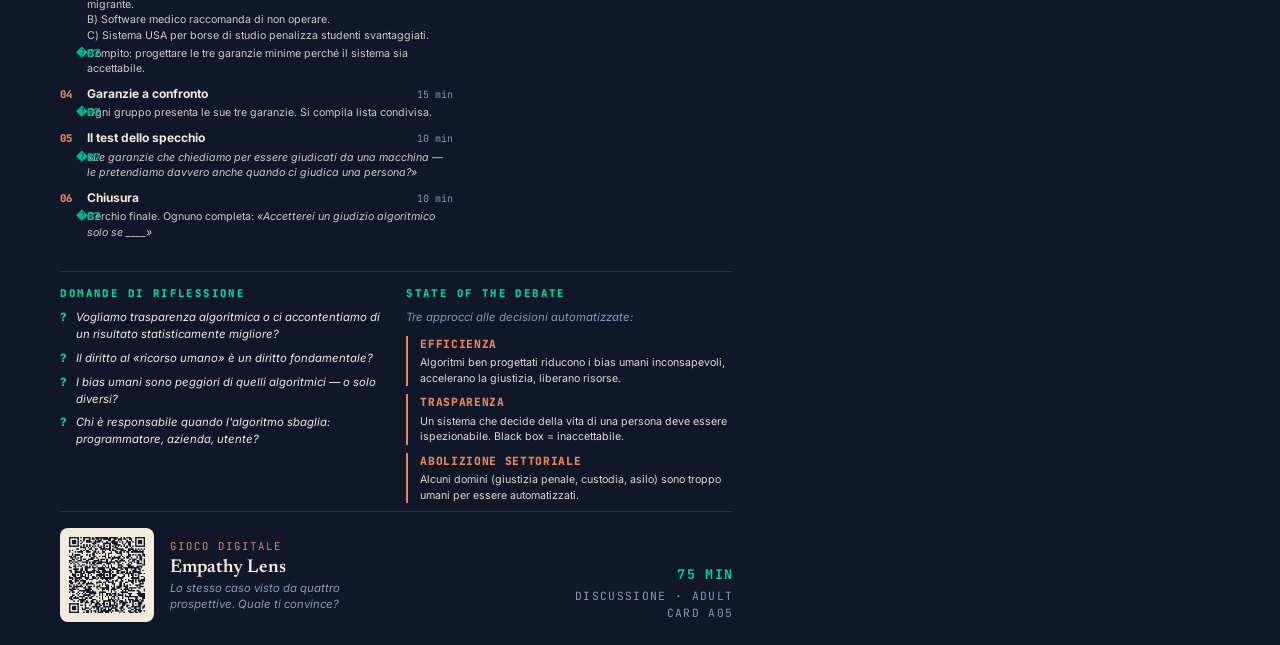
<file: cards/html/card_A05_giudicato_algoritmo.html>
<!doctype html><html lang="it"><head><meta charset="utf-8"/><title>PINA · Card A05 · giudicato_algoritmo</title><link href="https://fonts.googleapis.com/css2?family=Newsreader:wght@400;500;600;700&family=Inter:wght@400;500;700;800&family=JetBrains+Mono:wght@400;700;800&display=swap" rel="stylesheet"><style>
@page { size: A4; margin: 0; }
* { box-sizing: border-box; margin: 0; padding: 0; }

:root {
  --bg-navy: #0F1729; --surface: #1A2540; --surface-2: #243154;
  --teal: #00D4AA; --teal-soft: rgba(0,212,170,.12);
  --copper: #E8845C; --copper-soft: rgba(232,132,92,.14);
  --cream: #F4EBDD; --muted: #8899BB; --gold: #FFD166;
  --line: rgba(244,235,221,.12);
}

html, body {
  font-family: 'Inter', -apple-system, BlinkMacSystemFont, sans-serif;
  background: var(--bg-navy); color: var(--cream);
  font-size: 11pt; line-height: 1.5; -webkit-font-smoothing: antialiased;
}

.page {
  width: 210mm; height: 297mm; padding: 18mm 16mm;
  position: relative; page-break-after: always; overflow: hidden;
}
.page:last-child { page-break-after: auto; }

/* FRONTE */
.front { display: flex; flex-direction: column; }
.front-header { display: flex; justify-content: space-between; align-items: center; padding-bottom: 10pt; border-bottom: 1pt solid var(--line); margin-bottom: 16pt; }
.card-num { font-family: 'JetBrains Mono', monospace; font-size: 10pt; font-weight: 700; letter-spacing: 1.2pt; color: var(--teal); }
.card-tag { font-family: 'JetBrains Mono', monospace; font-size: 9pt; letter-spacing: 1.5pt; color: var(--muted); text-transform: uppercase; }
.title { font-family: 'Newsreader', serif; font-weight: 500; font-size: 36pt; line-height: 1.05; color: var(--cream); letter-spacing: -0.5pt; margin-bottom: 12pt; white-space: pre-line; }
.tagline { background: var(--teal-soft); border-left: 3pt solid var(--teal); padding: 11pt 14pt; border-radius: 0 8pt 8pt 0; font-size: 11.5pt; color: var(--cream); font-style: italic; line-height: 1.45; white-space: pre-line; margin-bottom: 18pt; }
.illustration { flex: 1; display: flex; align-items: center; justify-content: center; margin: 6pt 0 14pt; min-height: 75mm; }
.illustration svg { width: 100%; max-width: 145mm; max-height: 85mm; }

/* SPUNTI PER LA LEZIONE */
.lesson-hooks { background: var(--surface); border-radius: 10pt; padding: 14pt 16pt; margin-bottom: 14pt; }
.lesson-hooks-label { font-family: 'JetBrains Mono', monospace; font-size: 8.5pt; letter-spacing: 2pt; color: var(--copper); text-transform: uppercase; margin-bottom: 10pt; font-weight: 700; }
.lesson-hook { margin-bottom: 9pt; }
.lesson-hook:last-child { margin-bottom: 0; }
.lesson-hook-label { font-family: 'JetBrains Mono', monospace; font-size: 8pt; letter-spacing: 1.5pt; color: var(--teal); text-transform: uppercase; font-weight: 700; margin-bottom: 3pt; display: block; }
.lesson-hook-text { font-size: 10pt; line-height: 1.5; color: var(--cream); padding-left: 10pt; border-left: 2pt solid var(--surface-2); }
.lesson-hook-text strong { color: var(--gold); font-weight: 700; }
.lesson-hook-text em { color: var(--teal); font-style: italic; }

.front-footer { display: flex; justify-content: space-between; align-items: center; padding-top: 10pt; border-top: 1pt solid var(--line); }
.front-tags { display: flex; gap: 16pt; }
.front-tag { font-family: 'JetBrains Mono', monospace; font-size: 9pt; letter-spacing: 1.5pt; color: var(--teal); font-weight: 700; }
.brand { font-family: 'JetBrains Mono', monospace; font-size: 8.5pt; letter-spacing: 1.5pt; color: var(--muted); }

/* RETRO */
.back { display: flex; flex-direction: column; }
.back-header { background: var(--copper); color: var(--bg-navy); margin: -18mm -16mm 16pt; padding: 14pt 16mm 12pt; display: flex; justify-content: space-between; align-items: center; }
.back-zone-label { font-family: 'JetBrains Mono', monospace; font-size: 10pt; letter-spacing: 2pt; font-weight: 800; text-transform: uppercase; }
.back-card-id { font-family: 'JetBrains Mono', monospace; font-size: 9pt; letter-spacing: 1.5pt; font-weight: 700; }
.back-title { font-family: 'Newsreader', serif; font-weight: 600; font-size: 18pt; line-height: 1.1; color: var(--cream); margin-bottom: 4pt; white-space: pre-line; }
.back-subtitle { font-size: 9.5pt; color: var(--muted); font-style: italic; line-height: 1.4; margin-bottom: 12pt; padding-bottom: 10pt; border-bottom: 1pt solid var(--line); }
.back-grid { display: grid; grid-template-columns: 1.5fr 1fr; gap: 14pt; margin-bottom: 12pt; }
.section-label { font-family: 'JetBrains Mono', monospace; font-size: 8pt; letter-spacing: 1.8pt; color: var(--teal); text-transform: uppercase; font-weight: 800; margin-bottom: 6pt; }
.activity-list { list-style: none; }
.activity-item { margin-bottom: 7pt; font-size: 8.5pt; line-height: 1.4; }
.activity-step-head { display: flex; align-items: baseline; gap: 6pt; margin-bottom: 2pt; }
.activity-num { font-family: 'JetBrains Mono', monospace; font-size: 8pt; color: var(--copper); font-weight: 800; min-width: 14pt; }
.activity-title { font-weight: 700; color: var(--cream); font-size: 9pt; }
.activity-time { font-family: 'JetBrains Mono', monospace; font-size: 7.5pt; color: var(--muted); margin-left: auto; }
.activity-steps { padding-left: 20pt; color: var(--cream); opacity: 0.85; font-size: 8pt; line-height: 1.45; }
.activity-steps li { list-style: none; position: relative; margin-bottom: 2pt; }
.activity-steps li::before { content: ' B7'; position: absolute; left: -8pt; color: var(--teal); font-weight: 800; }
.materials-list { list-style: none; }
.materials-list li { font-size: 8.5pt; line-height: 1.45; padding-left: 12pt; position: relative; margin-bottom: 5pt; color: var(--cream); opacity: 0.85; }
.materials-list li::before { content: 'B8'; position: absolute; left: 0; color: var(--copper); font-size: 8pt; }
.reflection-state { display: grid; grid-template-columns: 1fr 1fr; gap: 14pt; margin-top: 4pt; padding-top: 10pt; border-top: 1pt solid var(--line); }
.reflection-list { list-style: none; }
.reflection-list li { font-size: 8.5pt; line-height: 1.5; padding-left: 12pt; position: relative; margin-bottom: 5pt; color: var(--cream); font-style: italic; }
.reflection-list li::before { content: '?'; position: absolute; left: 0; color: var(--teal); font-weight: 800; font-style: normal; }
.state-intro { font-size: 8.5pt; color: var(--muted); font-style: italic; margin-bottom: 7pt; }
.position-item { margin-bottom: 6pt; padding-left: 9pt; border-left: 2pt solid var(--copper); }
.position-label { font-weight: 800; color: var(--copper); font-size: 8.5pt; margin-bottom: 2pt; font-family: 'JetBrains Mono', monospace; letter-spacing: 0.5pt; text-transform: uppercase; }
.position-text { font-size: 8pt; line-height: 1.45; color: var(--cream); opacity: 0.92; }
.back-footer { margin-top: auto; padding-top: 12pt; border-top: 1pt solid var(--line); display: flex; justify-content: space-between; align-items: flex-end; gap: 14pt; }
.qr-block { display: flex; align-items: center; gap: 12pt; }
.qr-img { width: 70pt; height: 70pt; background: var(--cream); border-radius: 6pt; padding: 4pt; display: flex; align-items: center; justify-content: center; }
.qr-img img { width: 100%; height: 100%; display: block; }
.qr-text { display: flex; flex-direction: column; }
.qr-label { font-family: 'JetBrains Mono', monospace; font-size: 8pt; letter-spacing: 1.5pt; color: var(--copper); text-transform: uppercase; margin-bottom: 3pt; }
.qr-name { font-family: 'Newsreader', serif; font-weight: 600; font-size: 14pt; color: var(--cream); line-height: 1.1; margin-bottom: 2pt; }
.qr-sub { font-size: 8.5pt; color: var(--muted); font-style: italic; max-width: 60mm; line-height: 1.35; }
.back-meta { text-align: right; font-family: 'JetBrains Mono', monospace; font-size: 8.5pt; letter-spacing: 1pt; color: var(--muted); }
.back-meta-time { color: var(--teal); font-weight: 700; font-size: 10pt; margin-bottom: 2pt; }
</style></head><body><section class="page front"><header class="front-header"><span class="card-num">CARD A05</span><span class="card-tag">ADULT · DISCUSSIONE</span></header><h1 class="title">Vorresti essere
giudicato da un algoritmo?</h1><div class="tagline">Il giudice è imparziale, veloce, conosce ogni precedente.
Non dorme male, non è in pausa pranzo. Vorresti il suo verdetto?</div><div class="illustration"><svg viewBox="0 0 580 320" xmlns="http://www.w3.org/2000/svg" fill="none">
  <!-- central pillar -->
  <line x1="290" y1="60" x2="290" y2="270" stroke="#8899BB" stroke-width="2" stroke-opacity="0.5"/>
  <rect x="272" y="265" width="36" height="10" rx="5" fill="#8899BB" fill-opacity="0.3"/>
  <!-- beam (tilted slightly - algorithm side heavier) -->
  <line x1="105" y1="138" x2="475" y2="110" stroke="#F4EBDD" stroke-width="2.5" stroke-opacity="0.7"/>
  <!-- fulcrum -->
  <polygon points="290,115 280,135 300,135" fill="#8899BB" fill-opacity="0.6"/>
  <!-- left pan: human (lighter side, higher) -->
  <path d="M 105 138 Q 105 155 88 165 L 122 165 Q 105 155 105 138" stroke="#F4EBDD" stroke-width="1.2" stroke-opacity="0.5" fill="none"/>
  <ellipse cx="105" cy="167" rx="36" ry="10" fill="#1A2540" stroke="#F4EBDD" stroke-width="1.2" stroke-opacity="0.5"/>
  <!-- human figure in left pan -->
  <circle cx="92" cy="145" r="10" stroke="#F4EBDD" stroke-width="1.5" stroke-opacity="0.75"/>
  <path d="M 78 170 Q 78 155 92 150 Q 106 155 106 170" stroke="#F4EBDD" stroke-width="1.5" stroke-opacity="0.6" stroke-linecap="round"/>
  <circle cx="118" cy="148" r="8" stroke="#F4EBDD" stroke-width="1.2" stroke-opacity="0.5"/>
  <path d="M 107 170 Q 107 157 118 153 Q 129 157 129 170" stroke="#F4EBDD" stroke-width="1.2" stroke-opacity="0.5" stroke-linecap="round"/>
  <!-- "UMANO" label -->
  <text x="105" y="188" font-size="8" fill="#F4EBDD" fill-opacity="0.5" text-anchor="middle" font-family="monospace" letter-spacing="1.5">UMANO</text>
  <!-- right pan: data/algorithm (heavier, lower) -->
  <path d="M 475 110 Q 475 127 458 137 L 492 137 Q 475 127 475 110" stroke="#00D4AA" stroke-width="1.2" stroke-opacity="0.5" fill="none"/>
  <ellipse cx="475" cy="139" rx="40" ry="11" fill="#1A2540" stroke="#00D4AA" stroke-width="1.5" stroke-opacity="0.7"/>
  <!-- data cubes in right pan -->
  <rect x="450" y="112" width="16" height="16" rx="2" fill="#00D4AA" fill-opacity="0.2" stroke="#00D4AA" stroke-width="1.2" stroke-opacity="0.6"/>
  <rect x="470" y="108" width="14" height="20" rx="2" fill="#00D4AA" fill-opacity="0.2" stroke="#00D4AA" stroke-width="1.2" stroke-opacity="0.6"/>
  <rect x="488" y="114" width="12" height="14" rx="2" fill="#00D4AA" fill-opacity="0.15" stroke="#00D4AA" stroke-width="1" stroke-opacity="0.5"/>
  <!-- data lines in cubes -->
  <line x1="453" y1="118" x2="463" y2="118" stroke="#00D4AA" stroke-width="0.8" stroke-opacity="0.8"/>
  <line x1="453" y1="122" x2="460" y2="122" stroke="#00D4AA" stroke-width="0.8" stroke-opacity="0.5"/>
  <line x1="473" y1="114" x2="481" y2="114" stroke="#00D4AA" stroke-width="0.8" stroke-opacity="0.8"/>
  <line x1="473" y1="118" x2="481" y2="118" stroke="#00D4AA" stroke-width="0.8" stroke-opacity="0.5"/>
  <line x1="473" y1="122" x2="478" y2="122" stroke="#00D4AA" stroke-width="0.8" stroke-opacity="0.5"/>
  <!-- "ALGORITMO" label -->
  <text x="475" y="160" font-size="8" fill="#00D4AA" fill-opacity="0.6" text-anchor="middle" font-family="monospace" letter-spacing="1">ALGORITMO</text>
  <!-- weight arrows showing imbalance -->
  <path d="M 475 95 L 475 108" stroke="#E8845C" stroke-width="2" stroke-opacity="0.5" marker-end="url(#arrowDown)"/>
  <defs>
    <marker id="arrowDown" markerWidth="6" markerHeight="6" refX="3" refY="6" orient="auto">
      <path d="M 0 0 L 3 6 L 6 0" stroke="#E8845C" stroke-width="1" fill="none"/>
    </marker>
  </defs>
  <!-- fairness question in center -->
  <text x="290" y="52" font-size="9" fill="#FFD166" fill-opacity="0.4" text-anchor="middle" font-family="monospace" letter-spacing="2">GIUSTIZIA?</text>
  <!-- ground shadow -->
  <ellipse cx="290" cy="278" rx="90" ry="6" fill="#0F1729" fill-opacity="0.5"/>
</svg></div><div class="lesson-hooks"><div class="lesson-hooks-label">Spunti per la lezione</div><div class="lesson-hook"><span class="lesson-hook-label">Apri con (voto)</span><div class="lesson-hook-text"><strong>«Se la tua vita dipendesse da una decisione — mutuo, custodia dei figli, libertà condizionale — preferiresti che decidesse un umano o un algoritmo?»</strong> Voto a mano alzata, prima di qualsiasi discussione. Annota i numeri sulla lavagna. Servirà alla fine, per vedere chi si è spostato.</div></div><div class="lesson-hook"><span class="lesson-hook-label">Storia da raccontare</span><div class="lesson-hook-text">Eric Loomis, Wisconsin 2016. Condannato a 6 anni anche sulla base dell'algoritmo COMPAS che lo classificava «alto rischio recidiva». Chiede di vedere come funziona l'algoritmo. Risposta del tribunale: <em>segreto industriale</em>. Algoritmi simili sono usati in oltre 20 stati USA. Bias razziali documentati.</div></div><div class="lesson-hook"><span class="lesson-hook-label">Provocazione finale</span><div class="lesson-hook-text"><em>«Le garanzie che chiediamo per essere giudicati da una macchina — le pretendiamo davvero anche quando ci giudica una persona? Il giudice umano è ispezionabile?»</em></div></div></div><footer class="front-footer"><div class="front-tags"><span class="front-tag">IMMEDESIMA</span><span class="front-tag">ANALIZZA</span><span class="front-tag">GIUDICA</span></div><div class="brand">PINA AI LITERACY · ADULT · CARD A05</div></footer></section><section class="page back"><header class="back-header"><span class="back-zone-label">FACILITATOR ZONE</span><span class="back-card-id">CARD A05 · ADULT</span></header><h2 class="back-title">Vorresti essere
giudicato da un algoritmo?</h2><div class="back-subtitle">Cosa c'è in gioco: cosa significa essere giudicato, e da chi vogliamo esserlo</div><div class="back-grid"><div><div class="section-label">Attività · 75 min</div><ol class="activity-list"><li class="activity-item"><div class="activity-step-head"><span class="activity-num">01</span><span class="activity-title">Apertura</span><span class="activity-time">5 min</span></div><ul class="activity-steps"><li>Leggere: <em>«Nel 2016, Eric Loomis è stato condannato a 6 anni in Wisconsin. Una parte della motivazione: un algoritmo proprietario (COMPAS) lo aveva classificato 'alto rischio di recidiva'. Loomis ha chiesto di vedere il funzionamento dell'algoritmo. Risposta: segreto industriale.»</em></li><li>Chiedere: «Cosa ti fa più rabbia in questa storia?»</li></ul></li><li class="activity-item"><div class="activity-step-head"><span class="activity-num">02</span><span class="activity-title">Cinque scenari di decisione automatizzata</span><span class="activity-time">15 min</span></div><ul class="activity-steps"><li>Cinque contesti in cui un algoritmo decide: mutuo, assunzione, cauzione, diagnosi medica, custodia dei figli.</li><li>Per ogni scenario, voto a mano alzata: <em>«Se la tua vita dipendesse: decisione umana o algoritmica?»</em></li></ul></li><li class="activity-item"><div class="activity-step-head"><span class="activity-num">03</span><span class="activity-title">Tre simulazioni</span><span class="activity-time">25 min</span></div><ul class="activity-steps"><li>Gruppi di 4. Ogni gruppo riceve un caso reale anonimizzato:<br>A) Algoritmo nega mutuo a coppia. CAP = quartiere a maggioranza migrante.<br>B) Software medico raccomanda di non operare.<br>C) Sistema USA per borse di studio penalizza studenti svantaggiati.</li><li>Compito: progettare le tre garanzie minime perché il sistema sia accettabile.</li></ul></li><li class="activity-item"><div class="activity-step-head"><span class="activity-num">04</span><span class="activity-title">Garanzie a confronto</span><span class="activity-time">15 min</span></div><ul class="activity-steps"><li>Ogni gruppo presenta le sue tre garanzie. Si compila lista condivisa.</li></ul></li><li class="activity-item"><div class="activity-step-head"><span class="activity-num">05</span><span class="activity-title">Il test dello specchio</span><span class="activity-time">10 min</span></div><ul class="activity-steps"><li><em>«Le garanzie che chiediamo per essere giudicati da una macchina — le pretendiamo davvero anche quando ci giudica una persona?»</em></li></ul></li><li class="activity-item"><div class="activity-step-head"><span class="activity-num">06</span><span class="activity-title">Chiusura</span><span class="activity-time">10 min</span></div><ul class="activity-steps"><li>Cerchio finale. Ognuno completa: <em>«Accetterei un giudizio algoritmico solo se ____»</em></li></ul></li></ol></div><div><div class="section-label">Materiali</div><ul class="materials-list"><li>Stampa dei cinque scenari</li><li>Tre schede caso (una per gruppo)</li><li>Carta + penne</li><li>Timer</li></ul></div></div><div class="reflection-state"><div><div class="section-label">Domande di riflessione</div><ul class="reflection-list"><li>Vogliamo trasparenza algoritmica o ci accontentiamo di un risultato statisticamente migliore?</li><li>Il diritto al «ricorso umano» è un diritto fondamentale?</li><li>I bias umani sono peggiori di quelli algoritmici — o solo diversi?</li><li>Chi è responsabile quando l'algoritmo sbaglia: programmatore, azienda, utente?</li></ul></div><div><div class="section-label">State of the debate</div><div class="state-intro">Tre approcci alle decisioni automatizzate:</div><div class="position-item"><div class="position-label">Efficienza</div><div class="position-text">Algoritmi ben progettati riducono i bias umani inconsapevoli, accelerano la giustizia, liberano risorse.</div></div><div class="position-item"><div class="position-label">Trasparenza</div><div class="position-text">Un sistema che decide della vita di una persona deve essere ispezionabile. Black box = inaccettabile.</div></div><div class="position-item"><div class="position-label">Abolizione settoriale</div><div class="position-text">Alcuni domini (giustizia penale, custodia, asilo) sono troppo umani per essere automatizzati.</div></div></div></div><footer class="back-footer"><div class="qr-block"><div class="qr-img"><img src="[data-uri]" alt="QR game A05"/></div><div class="qr-text"><span class="qr-label">Gioco digitale</span><span class="qr-name">Empathy Lens</span><span class="qr-sub">Lo stesso caso visto da quattro prospettive. Quale ti convince?</span></div></div><div class="back-meta"><div class="back-meta-time">75 MIN</div><div>DISCUSSIONE · ADULT</div><div>CARD A05</div></div></footer></section></body></html>
</file>
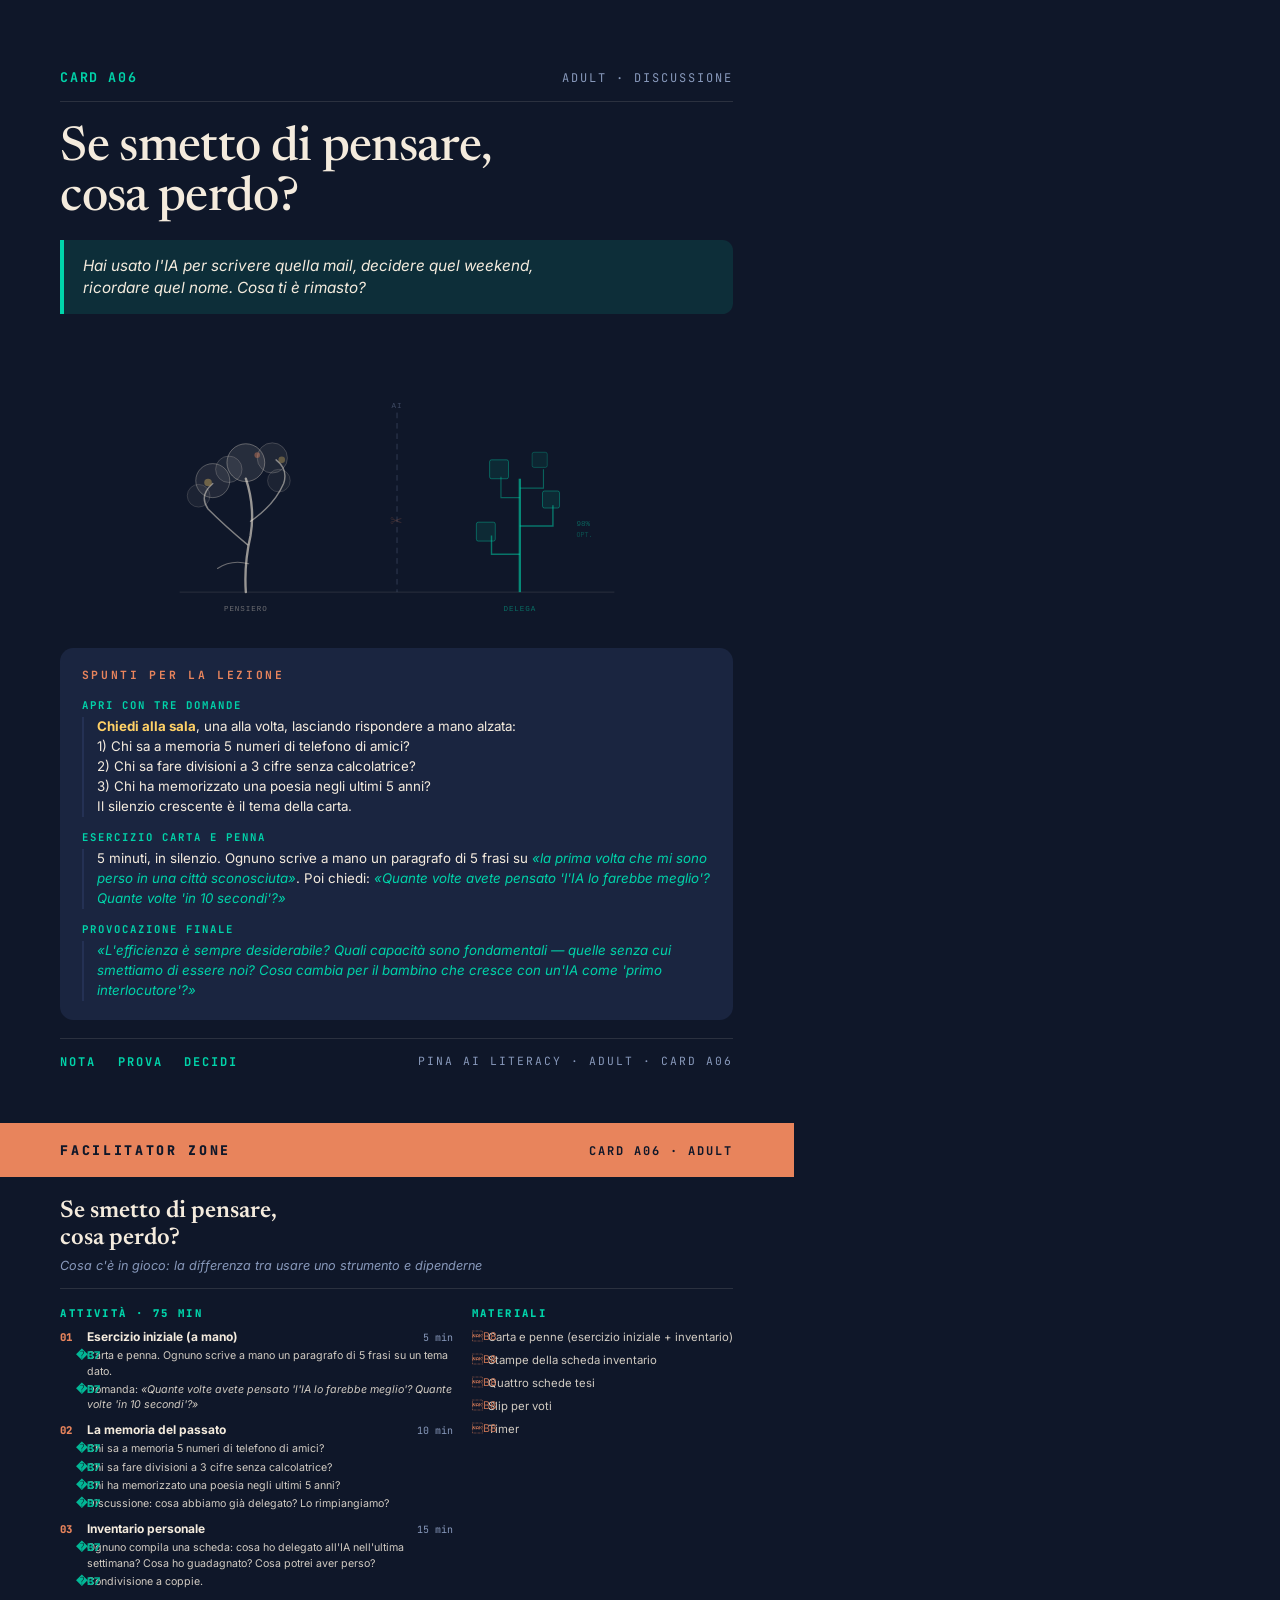
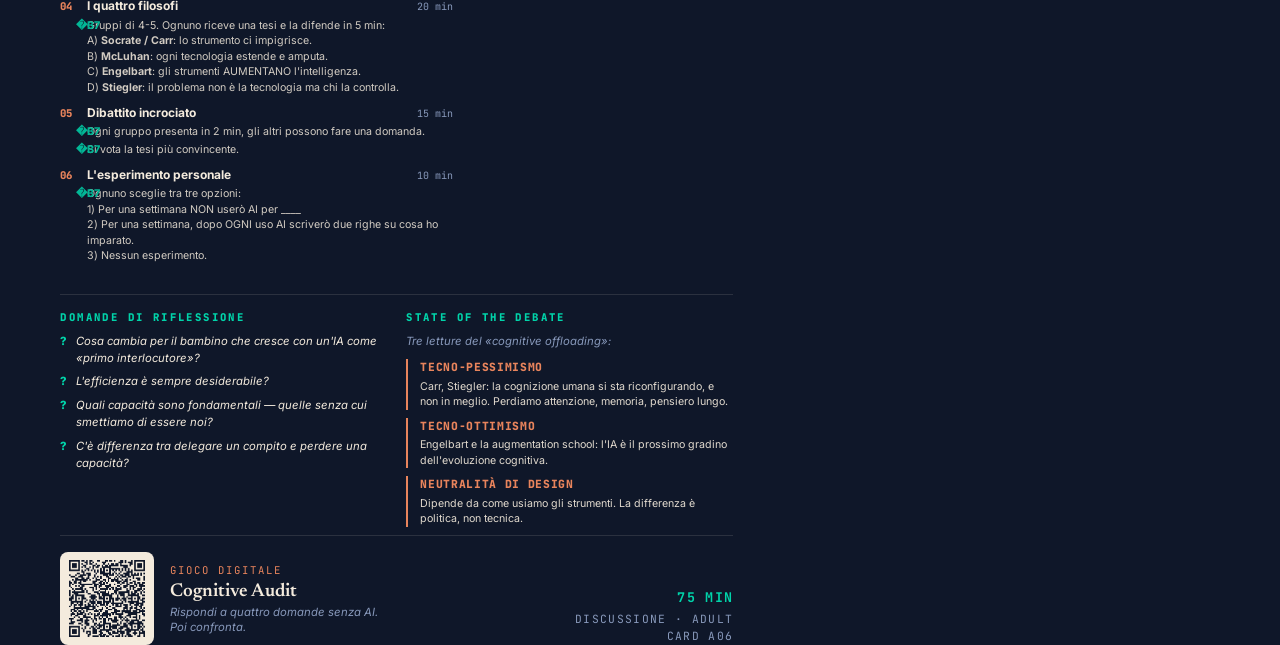
<file: cards/html/card_A06_smetto_pensare.html>
<!doctype html><html lang="it"><head><meta charset="utf-8"/><title>PINA · Card A06 · smetto_pensare</title><link href="https://fonts.googleapis.com/css2?family=Newsreader:wght@400;500;600;700&family=Inter:wght@400;500;700;800&family=JetBrains+Mono:wght@400;700;800&display=swap" rel="stylesheet"><style>
@page { size: A4; margin: 0; }
* { box-sizing: border-box; margin: 0; padding: 0; }

:root {
  --bg-navy: #0F1729; --surface: #1A2540; --surface-2: #243154;
  --teal: #00D4AA; --teal-soft: rgba(0,212,170,.12);
  --copper: #E8845C; --copper-soft: rgba(232,132,92,.14);
  --cream: #F4EBDD; --muted: #8899BB; --gold: #FFD166;
  --line: rgba(244,235,221,.12);
}

html, body {
  font-family: 'Inter', -apple-system, BlinkMacSystemFont, sans-serif;
  background: var(--bg-navy); color: var(--cream);
  font-size: 11pt; line-height: 1.5; -webkit-font-smoothing: antialiased;
}

.page {
  width: 210mm; height: 297mm; padding: 18mm 16mm;
  position: relative; page-break-after: always; overflow: hidden;
}
.page:last-child { page-break-after: auto; }

/* FRONTE */
.front { display: flex; flex-direction: column; }
.front-header { display: flex; justify-content: space-between; align-items: center; padding-bottom: 10pt; border-bottom: 1pt solid var(--line); margin-bottom: 16pt; }
.card-num { font-family: 'JetBrains Mono', monospace; font-size: 10pt; font-weight: 700; letter-spacing: 1.2pt; color: var(--teal); }
.card-tag { font-family: 'JetBrains Mono', monospace; font-size: 9pt; letter-spacing: 1.5pt; color: var(--muted); text-transform: uppercase; }
.title { font-family: 'Newsreader', serif; font-weight: 500; font-size: 36pt; line-height: 1.05; color: var(--cream); letter-spacing: -0.5pt; margin-bottom: 12pt; white-space: pre-line; }
.tagline { background: var(--teal-soft); border-left: 3pt solid var(--teal); padding: 11pt 14pt; border-radius: 0 8pt 8pt 0; font-size: 11.5pt; color: var(--cream); font-style: italic; line-height: 1.45; white-space: pre-line; margin-bottom: 18pt; }
.illustration { flex: 1; display: flex; align-items: center; justify-content: center; margin: 6pt 0 14pt; min-height: 75mm; }
.illustration svg { width: 100%; max-width: 145mm; max-height: 85mm; }

/* SPUNTI PER LA LEZIONE */
.lesson-hooks { background: var(--surface); border-radius: 10pt; padding: 14pt 16pt; margin-bottom: 14pt; }
.lesson-hooks-label { font-family: 'JetBrains Mono', monospace; font-size: 8.5pt; letter-spacing: 2pt; color: var(--copper); text-transform: uppercase; margin-bottom: 10pt; font-weight: 700; }
.lesson-hook { margin-bottom: 9pt; }
.lesson-hook:last-child { margin-bottom: 0; }
.lesson-hook-label { font-family: 'JetBrains Mono', monospace; font-size: 8pt; letter-spacing: 1.5pt; color: var(--teal); text-transform: uppercase; font-weight: 700; margin-bottom: 3pt; display: block; }
.lesson-hook-text { font-size: 10pt; line-height: 1.5; color: var(--cream); padding-left: 10pt; border-left: 2pt solid var(--surface-2); }
.lesson-hook-text strong { color: var(--gold); font-weight: 700; }
.lesson-hook-text em { color: var(--teal); font-style: italic; }

.front-footer { display: flex; justify-content: space-between; align-items: center; padding-top: 10pt; border-top: 1pt solid var(--line); }
.front-tags { display: flex; gap: 16pt; }
.front-tag { font-family: 'JetBrains Mono', monospace; font-size: 9pt; letter-spacing: 1.5pt; color: var(--teal); font-weight: 700; }
.brand { font-family: 'JetBrains Mono', monospace; font-size: 8.5pt; letter-spacing: 1.5pt; color: var(--muted); }

/* RETRO */
.back { display: flex; flex-direction: column; }
.back-header { background: var(--copper); color: var(--bg-navy); margin: -18mm -16mm 16pt; padding: 14pt 16mm 12pt; display: flex; justify-content: space-between; align-items: center; }
.back-zone-label { font-family: 'JetBrains Mono', monospace; font-size: 10pt; letter-spacing: 2pt; font-weight: 800; text-transform: uppercase; }
.back-card-id { font-family: 'JetBrains Mono', monospace; font-size: 9pt; letter-spacing: 1.5pt; font-weight: 700; }
.back-title { font-family: 'Newsreader', serif; font-weight: 600; font-size: 18pt; line-height: 1.1; color: var(--cream); margin-bottom: 4pt; white-space: pre-line; }
.back-subtitle { font-size: 9.5pt; color: var(--muted); font-style: italic; line-height: 1.4; margin-bottom: 12pt; padding-bottom: 10pt; border-bottom: 1pt solid var(--line); }
.back-grid { display: grid; grid-template-columns: 1.5fr 1fr; gap: 14pt; margin-bottom: 12pt; }
.section-label { font-family: 'JetBrains Mono', monospace; font-size: 8pt; letter-spacing: 1.8pt; color: var(--teal); text-transform: uppercase; font-weight: 800; margin-bottom: 6pt; }
.activity-list { list-style: none; }
.activity-item { margin-bottom: 7pt; font-size: 8.5pt; line-height: 1.4; }
.activity-step-head { display: flex; align-items: baseline; gap: 6pt; margin-bottom: 2pt; }
.activity-num { font-family: 'JetBrains Mono', monospace; font-size: 8pt; color: var(--copper); font-weight: 800; min-width: 14pt; }
.activity-title { font-weight: 700; color: var(--cream); font-size: 9pt; }
.activity-time { font-family: 'JetBrains Mono', monospace; font-size: 7.5pt; color: var(--muted); margin-left: auto; }
.activity-steps { padding-left: 20pt; color: var(--cream); opacity: 0.85; font-size: 8pt; line-height: 1.45; }
.activity-steps li { list-style: none; position: relative; margin-bottom: 2pt; }
.activity-steps li::before { content: ' B7'; position: absolute; left: -8pt; color: var(--teal); font-weight: 800; }
.materials-list { list-style: none; }
.materials-list li { font-size: 8.5pt; line-height: 1.45; padding-left: 12pt; position: relative; margin-bottom: 5pt; color: var(--cream); opacity: 0.85; }
.materials-list li::before { content: 'B8'; position: absolute; left: 0; color: var(--copper); font-size: 8pt; }
.reflection-state { display: grid; grid-template-columns: 1fr 1fr; gap: 14pt; margin-top: 4pt; padding-top: 10pt; border-top: 1pt solid var(--line); }
.reflection-list { list-style: none; }
.reflection-list li { font-size: 8.5pt; line-height: 1.5; padding-left: 12pt; position: relative; margin-bottom: 5pt; color: var(--cream); font-style: italic; }
.reflection-list li::before { content: '?'; position: absolute; left: 0; color: var(--teal); font-weight: 800; font-style: normal; }
.state-intro { font-size: 8.5pt; color: var(--muted); font-style: italic; margin-bottom: 7pt; }
.position-item { margin-bottom: 6pt; padding-left: 9pt; border-left: 2pt solid var(--copper); }
.position-label { font-weight: 800; color: var(--copper); font-size: 8.5pt; margin-bottom: 2pt; font-family: 'JetBrains Mono', monospace; letter-spacing: 0.5pt; text-transform: uppercase; }
.position-text { font-size: 8pt; line-height: 1.45; color: var(--cream); opacity: 0.92; }
.back-footer { margin-top: auto; padding-top: 12pt; border-top: 1pt solid var(--line); display: flex; justify-content: space-between; align-items: flex-end; gap: 14pt; }
.qr-block { display: flex; align-items: center; gap: 12pt; }
.qr-img { width: 70pt; height: 70pt; background: var(--cream); border-radius: 6pt; padding: 4pt; display: flex; align-items: center; justify-content: center; }
.qr-img img { width: 100%; height: 100%; display: block; }
.qr-text { display: flex; flex-direction: column; }
.qr-label { font-family: 'JetBrains Mono', monospace; font-size: 8pt; letter-spacing: 1.5pt; color: var(--copper); text-transform: uppercase; margin-bottom: 3pt; }
.qr-name { font-family: 'Newsreader', serif; font-weight: 600; font-size: 14pt; color: var(--cream); line-height: 1.1; margin-bottom: 2pt; }
.qr-sub { font-size: 8.5pt; color: var(--muted); font-style: italic; max-width: 60mm; line-height: 1.35; }
.back-meta { text-align: right; font-family: 'JetBrains Mono', monospace; font-size: 8.5pt; letter-spacing: 1pt; color: var(--muted); }
.back-meta-time { color: var(--teal); font-weight: 700; font-size: 10pt; margin-bottom: 2pt; }
</style></head><body><section class="page front"><header class="front-header"><span class="card-num">CARD A06</span><span class="card-tag">ADULT · DISCUSSIONE</span></header><h1 class="title">Se smetto di pensare,
cosa perdo?</h1><div class="tagline">Hai usato l'IA per scrivere quella mail, decidere quel weekend,
ricordare quel nome. Cosa ti è rimasto?</div><div class="illustration"><svg viewBox="0 0 580 320" xmlns="http://www.w3.org/2000/svg" fill="none">
  <!-- ground line -->
  <line x1="60" y1="270" x2="520" y2="270" stroke="#F4EBDD" stroke-opacity="0.12" stroke-width="1"/>
  <!-- left side: organic human thought (free-growing) -->
  <!-- trunk -->
  <path d="M 130 270 Q 128 240 135 210 Q 140 180 130 150" stroke="#F4EBDD" stroke-width="2.5" stroke-opacity="0.6" stroke-linecap="round"/>
  <!-- organic branches -->
  <path d="M 132 220 Q 108 200 90 182 Q 80 168 95 155" stroke="#F4EBDD" stroke-width="1.5" stroke-opacity="0.5" stroke-linecap="round"/>
  <path d="M 135 195 Q 160 178 170 155 Q 175 140 162 130" stroke="#F4EBDD" stroke-width="1.5" stroke-opacity="0.5" stroke-linecap="round"/>
  <path d="M 133 240 Q 115 235 100 245" stroke="#F4EBDD" stroke-width="1.2" stroke-opacity="0.4" stroke-linecap="round"/>
  <!-- organic leaves (circles, irregular placement) -->
  <circle cx="95" cy="152" r="18" fill="#F4EBDD" fill-opacity="0.08" stroke="#F4EBDD" stroke-width="1" stroke-opacity="0.3"/>
  <circle cx="112" cy="140" r="14" fill="#F4EBDD" fill-opacity="0.07" stroke="#F4EBDD" stroke-width="0.8" stroke-opacity="0.25"/>
  <circle cx="130" cy="133" r="20" fill="#F4EBDD" fill-opacity="0.1" stroke="#F4EBDD" stroke-width="1" stroke-opacity="0.35"/>
  <circle cx="158" cy="128" r="16" fill="#F4EBDD" fill-opacity="0.08" stroke="#F4EBDD" stroke-width="0.8" stroke-opacity="0.25"/>
  <circle cx="165" cy="152" r="12" fill="#F4EBDD" fill-opacity="0.06" stroke="#F4EBDD" stroke-width="0.8" stroke-opacity="0.2"/>
  <circle cx="80" cy="168" r="12" fill="#F4EBDD" fill-opacity="0.06" stroke="#F4EBDD" stroke-width="0.8" stroke-opacity="0.2"/>
  <!-- small flowers -->
  <circle cx="90" cy="154" r="4" fill="#FFD166" fill-opacity="0.35"/>
  <circle cx="142" cy="125" r="3" fill="#E8845C" fill-opacity="0.4"/>
  <circle cx="168" cy="130" r="3.5" fill="#FFD166" fill-opacity="0.3"/>
  <!-- "PENSIERO UMANO" label -->
  <text x="130" y="290" font-size="8" fill="#F4EBDD" fill-opacity="0.4" text-anchor="middle" font-family="monospace" letter-spacing="1">PENSIERO</text>
  <!-- divider line (center) -->
  <line x1="290" y1="80" x2="290" y2="270" stroke="#8899BB" stroke-width="1" stroke-opacity="0.3" stroke-dasharray="6 5"/>
  <text x="290" y="75" font-size="8" fill="#8899BB" fill-opacity="0.4" text-anchor="middle" font-family="monospace" letter-spacing="1">AI</text>
  <!-- right side: geometric, pruned by algorithm -->
  <!-- geometric trunk (perfectly straight) -->
  <line x1="420" y1="270" x2="420" y2="150" stroke="#00D4AA" stroke-width="2.5" stroke-opacity="0.6"/>
  <!-- geometric branches (right angles) -->
  <path d="M 420 230 L 390 230 L 390 210" stroke="#00D4AA" stroke-width="1.5" stroke-opacity="0.5"/>
  <path d="M 420 200 L 455 200 L 455 178" stroke="#00D4AA" stroke-width="1.5" stroke-opacity="0.5"/>
  <path d="M 420 170 L 400 170 L 400 148" stroke="#00D4AA" stroke-width="1.2" stroke-opacity="0.4"/>
  <path d="M 420 160 L 445 160 L 445 140" stroke="#00D4AA" stroke-width="1.2" stroke-opacity="0.4"/>
  <!-- geometric "leaves" (perfect squares/diamonds) -->
  <rect x="374" y="196" width="20" height="20" rx="2" fill="#00D4AA" fill-opacity="0.1" stroke="#00D4AA" stroke-width="1" stroke-opacity="0.4"/>
  <rect x="444" y="163" width="18" height="18" rx="2" fill="#00D4AA" fill-opacity="0.1" stroke="#00D4AA" stroke-width="1" stroke-opacity="0.4"/>
  <rect x="388" y="130" width="20" height="20" rx="2" fill="#00D4AA" fill-opacity="0.1" stroke="#00D4AA" stroke-width="1" stroke-opacity="0.4"/>
  <rect x="433" y="122" width="16" height="16" rx="2" fill="#00D4AA" fill-opacity="0.08" stroke="#00D4AA" stroke-width="0.8" stroke-opacity="0.35"/>
  <!-- efficiency metrics on geometric side -->
  <text x="480" y="200" font-size="8" fill="#00D4AA" fill-opacity="0.4" font-family="monospace">98%</text>
  <text x="480" y="212" font-size="7" fill="#00D4AA" fill-opacity="0.3" font-family="monospace">OPT.</text>
  <!-- "DELEGA ALL'IA" label -->
  <text x="420" y="290" font-size="8" fill="#00D4AA" fill-opacity="0.45" text-anchor="middle" font-family="monospace" letter-spacing="1">DELEGA</text>
  <!-- pruning scissors hint (center-ish, small) -->
  <text x="283" y="200" font-size="16" fill="#E8845C" fill-opacity="0.2" font-family="sans-serif">✂</text>
</svg></div><div class="lesson-hooks"><div class="lesson-hooks-label">Spunti per la lezione</div><div class="lesson-hook"><span class="lesson-hook-label">Apri con tre domande</span><div class="lesson-hook-text"><strong>Chiedi alla sala</strong>, una alla volta, lasciando rispondere a mano alzata:<br>1) Chi sa a memoria 5 numeri di telefono di amici?<br>2) Chi sa fare divisioni a 3 cifre senza calcolatrice?<br>3) Chi ha memorizzato una poesia negli ultimi 5 anni?<br>Il silenzio crescente è il tema della carta.</div></div><div class="lesson-hook"><span class="lesson-hook-label">Esercizio carta e penna</span><div class="lesson-hook-text">5 minuti, in silenzio. Ognuno scrive a mano un paragrafo di 5 frasi su <em>«la prima volta che mi sono perso in una città sconosciuta»</em>. Poi chiedi: <em>«Quante volte avete pensato 'l'IA lo farebbe meglio'? Quante volte 'in 10 secondi'?»</em></div></div><div class="lesson-hook"><span class="lesson-hook-label">Provocazione finale</span><div class="lesson-hook-text"><em>«L'efficienza è sempre desiderabile? Quali capacità sono fondamentali — quelle senza cui smettiamo di essere noi? Cosa cambia per il bambino che cresce con un'IA come 'primo interlocutore'?»</em></div></div></div><footer class="front-footer"><div class="front-tags"><span class="front-tag">NOTA</span><span class="front-tag">PROVA</span><span class="front-tag">DECIDI</span></div><div class="brand">PINA AI LITERACY · ADULT · CARD A06</div></footer></section><section class="page back"><header class="back-header"><span class="back-zone-label">FACILITATOR ZONE</span><span class="back-card-id">CARD A06 · ADULT</span></header><h2 class="back-title">Se smetto di pensare,
cosa perdo?</h2><div class="back-subtitle">Cosa c'è in gioco: la differenza tra usare uno strumento e dipenderne</div><div class="back-grid"><div><div class="section-label">Attività · 75 min</div><ol class="activity-list"><li class="activity-item"><div class="activity-step-head"><span class="activity-num">01</span><span class="activity-title">Esercizio iniziale (a mano)</span><span class="activity-time">5 min</span></div><ul class="activity-steps"><li>Carta e penna. Ognuno scrive a mano un paragrafo di 5 frasi su un tema dato.</li><li>Domanda: <em>«Quante volte avete pensato 'l'IA lo farebbe meglio'? Quante volte 'in 10 secondi'?»</em></li></ul></li><li class="activity-item"><div class="activity-step-head"><span class="activity-num">02</span><span class="activity-title">La memoria del passato</span><span class="activity-time">10 min</span></div><ul class="activity-steps"><li>Chi sa a memoria 5 numeri di telefono di amici?</li><li>Chi sa fare divisioni a 3 cifre senza calcolatrice?</li><li>Chi ha memorizzato una poesia negli ultimi 5 anni?</li><li>Discussione: cosa abbiamo già delegato? Lo rimpiangiamo?</li></ul></li><li class="activity-item"><div class="activity-step-head"><span class="activity-num">03</span><span class="activity-title">Inventario personale</span><span class="activity-time">15 min</span></div><ul class="activity-steps"><li>Ognuno compila una scheda: cosa ho delegato all'IA nell'ultima settimana? Cosa ho guadagnato? Cosa potrei aver perso?</li><li>Condivisione a coppie.</li></ul></li><li class="activity-item"><div class="activity-step-head"><span class="activity-num">04</span><span class="activity-title">I quattro filosofi</span><span class="activity-time">20 min</span></div><ul class="activity-steps"><li>Gruppi di 4-5. Ognuno riceve una tesi e la difende in 5 min:<br>A) <strong>Socrate / Carr</strong>: lo strumento ci impigrisce.<br>B) <strong>McLuhan</strong>: ogni tecnologia estende e amputa.<br>C) <strong>Engelbart</strong>: gli strumenti AUMENTANO l'intelligenza.<br>D) <strong>Stiegler</strong>: il problema non è la tecnologia ma chi la controlla.</li></ul></li><li class="activity-item"><div class="activity-step-head"><span class="activity-num">05</span><span class="activity-title">Dibattito incrociato</span><span class="activity-time">15 min</span></div><ul class="activity-steps"><li>Ogni gruppo presenta in 2 min, gli altri possono fare una domanda.</li><li>Si vota la tesi più convincente.</li></ul></li><li class="activity-item"><div class="activity-step-head"><span class="activity-num">06</span><span class="activity-title">L'esperimento personale</span><span class="activity-time">10 min</span></div><ul class="activity-steps"><li>Ognuno sceglie tra tre opzioni:<br>1) Per una settimana NON userò AI per ____<br>2) Per una settimana, dopo OGNI uso AI scriverò due righe su cosa ho imparato.<br>3) Nessun esperimento.</li></ul></li></ol></div><div><div class="section-label">Materiali</div><ul class="materials-list"><li>Carta e penne (esercizio iniziale + inventario)</li><li>Stampe della scheda inventario</li><li>Quattro schede tesi</li><li>Slip per voti</li><li>Timer</li></ul></div></div><div class="reflection-state"><div><div class="section-label">Domande di riflessione</div><ul class="reflection-list"><li>Cosa cambia per il bambino che cresce con un'IA come «primo interlocutore»?</li><li>L'efficienza è sempre desiderabile?</li><li>Quali capacità sono fondamentali — quelle senza cui smettiamo di essere noi?</li><li>C'è differenza tra delegare un compito e perdere una capacità?</li></ul></div><div><div class="section-label">State of the debate</div><div class="state-intro">Tre letture del «cognitive offloading»:</div><div class="position-item"><div class="position-label">Tecno-pessimismo</div><div class="position-text">Carr, Stiegler: la cognizione umana si sta riconfigurando, e non in meglio. Perdiamo attenzione, memoria, pensiero lungo.</div></div><div class="position-item"><div class="position-label">Tecno-ottimismo</div><div class="position-text">Engelbart e la augmentation school: l'IA è il prossimo gradino dell'evoluzione cognitiva.</div></div><div class="position-item"><div class="position-label">Neutralità di design</div><div class="position-text">Dipende da come usiamo gli strumenti. La differenza è politica, non tecnica.</div></div></div></div><footer class="back-footer"><div class="qr-block"><div class="qr-img"><img src="[data-uri]" alt="QR game A06"/></div><div class="qr-text"><span class="qr-label">Gioco digitale</span><span class="qr-name">Cognitive Audit</span><span class="qr-sub">Rispondi a quattro domande senza AI. Poi confronta.</span></div></div><div class="back-meta"><div class="back-meta-time">75 MIN</div><div>DISCUSSIONE · ADULT</div><div>CARD A06</div></div></footer></section></body></html>
</file>
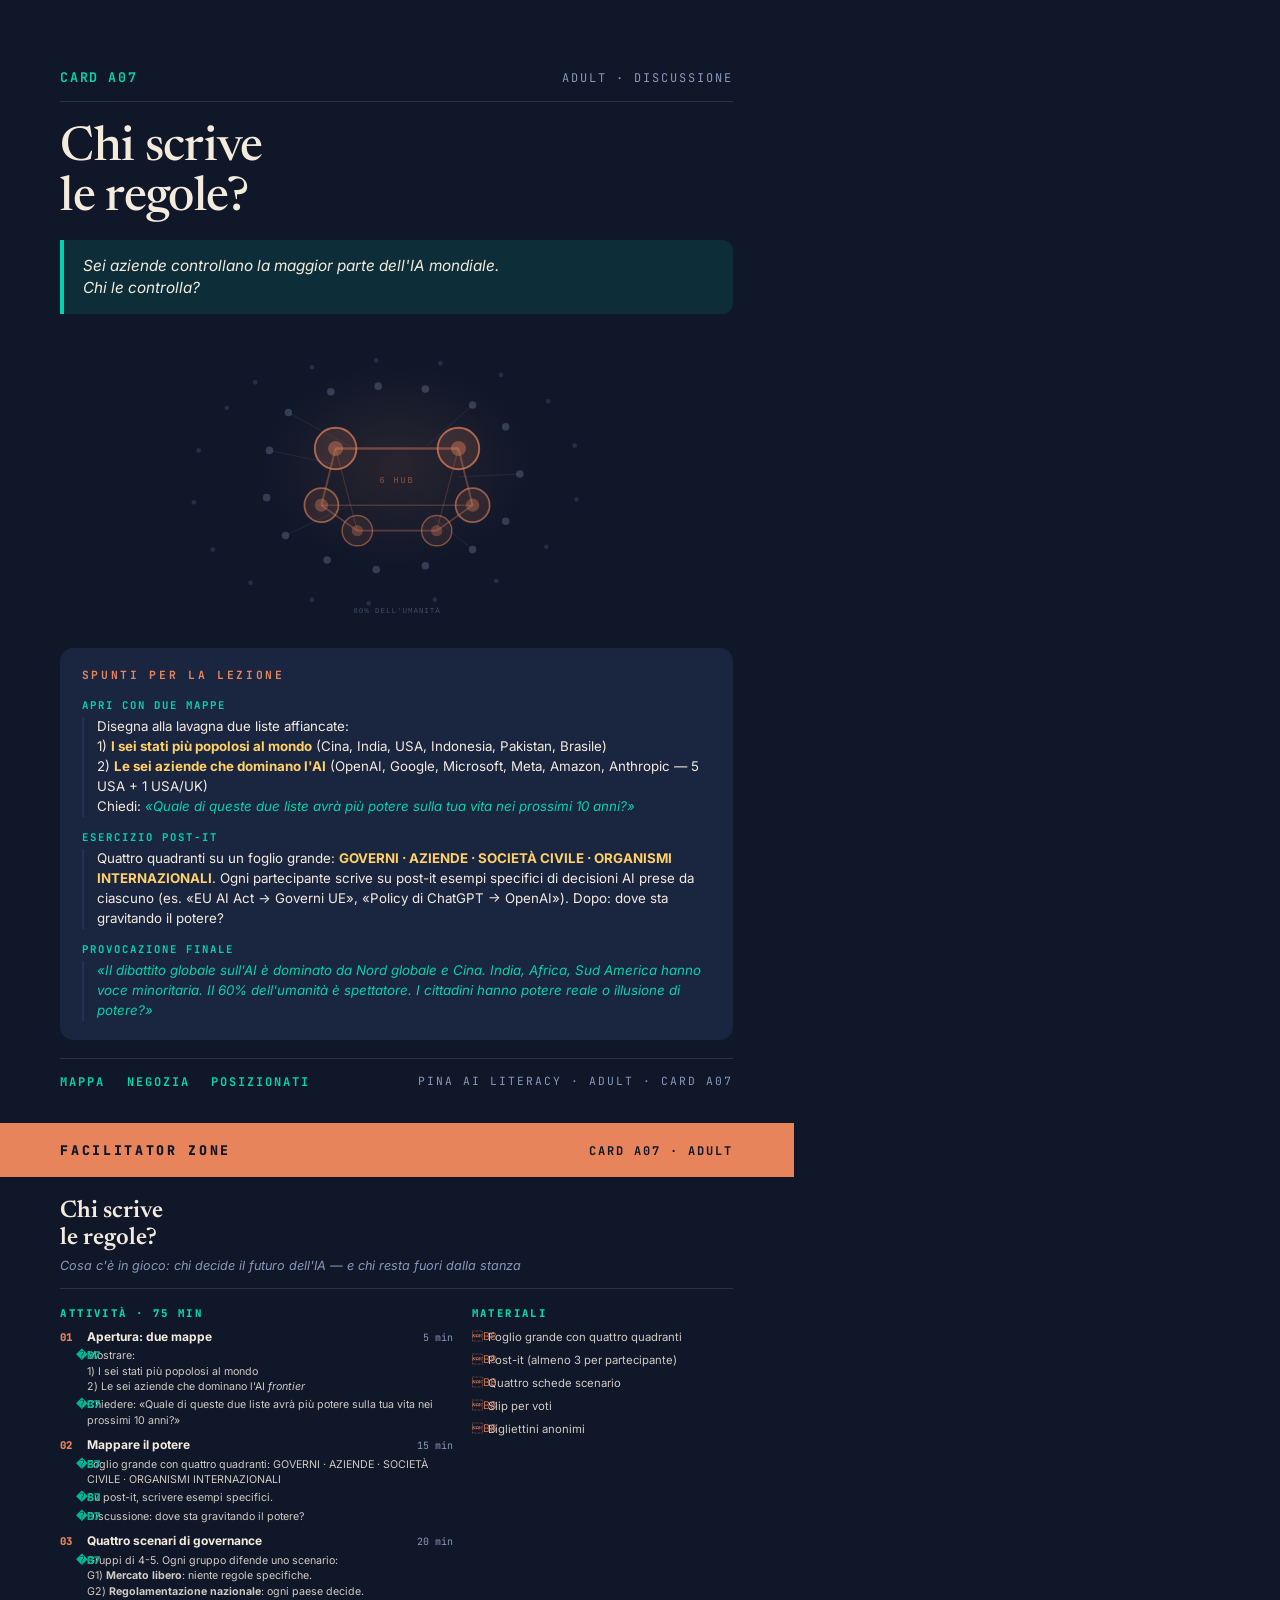
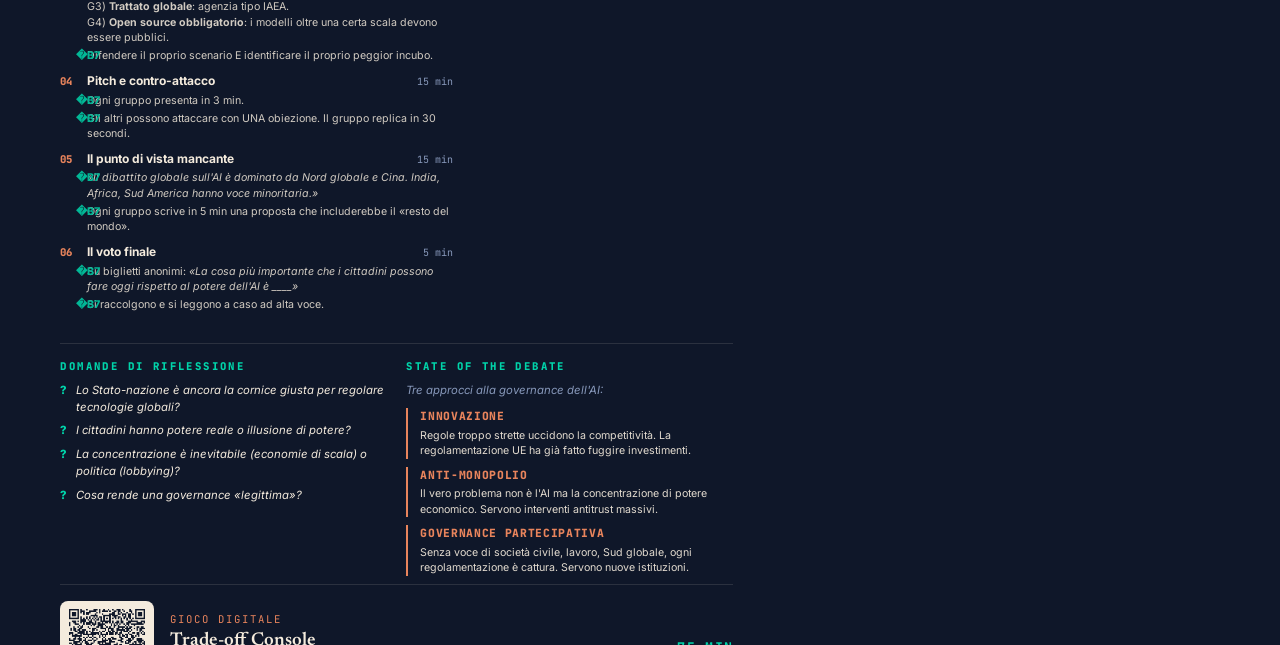
<file: cards/html/card_A07_chi_scrive_regole.html>
<!doctype html><html lang="it"><head><meta charset="utf-8"/><title>PINA · Card A07 · chi_scrive_regole</title><link href="https://fonts.googleapis.com/css2?family=Newsreader:wght@400;500;600;700&family=Inter:wght@400;500;700;800&family=JetBrains+Mono:wght@400;700;800&display=swap" rel="stylesheet"><style>
@page { size: A4; margin: 0; }
* { box-sizing: border-box; margin: 0; padding: 0; }

:root {
  --bg-navy: #0F1729; --surface: #1A2540; --surface-2: #243154;
  --teal: #00D4AA; --teal-soft: rgba(0,212,170,.12);
  --copper: #E8845C; --copper-soft: rgba(232,132,92,.14);
  --cream: #F4EBDD; --muted: #8899BB; --gold: #FFD166;
  --line: rgba(244,235,221,.12);
}

html, body {
  font-family: 'Inter', -apple-system, BlinkMacSystemFont, sans-serif;
  background: var(--bg-navy); color: var(--cream);
  font-size: 11pt; line-height: 1.5; -webkit-font-smoothing: antialiased;
}

.page {
  width: 210mm; height: 297mm; padding: 18mm 16mm;
  position: relative; page-break-after: always; overflow: hidden;
}
.page:last-child { page-break-after: auto; }

/* FRONTE */
.front { display: flex; flex-direction: column; }
.front-header { display: flex; justify-content: space-between; align-items: center; padding-bottom: 10pt; border-bottom: 1pt solid var(--line); margin-bottom: 16pt; }
.card-num { font-family: 'JetBrains Mono', monospace; font-size: 10pt; font-weight: 700; letter-spacing: 1.2pt; color: var(--teal); }
.card-tag { font-family: 'JetBrains Mono', monospace; font-size: 9pt; letter-spacing: 1.5pt; color: var(--muted); text-transform: uppercase; }
.title { font-family: 'Newsreader', serif; font-weight: 500; font-size: 36pt; line-height: 1.05; color: var(--cream); letter-spacing: -0.5pt; margin-bottom: 12pt; white-space: pre-line; }
.tagline { background: var(--teal-soft); border-left: 3pt solid var(--teal); padding: 11pt 14pt; border-radius: 0 8pt 8pt 0; font-size: 11.5pt; color: var(--cream); font-style: italic; line-height: 1.45; white-space: pre-line; margin-bottom: 18pt; }
.illustration { flex: 1; display: flex; align-items: center; justify-content: center; margin: 6pt 0 14pt; min-height: 75mm; }
.illustration svg { width: 100%; max-width: 145mm; max-height: 85mm; }

/* SPUNTI PER LA LEZIONE */
.lesson-hooks { background: var(--surface); border-radius: 10pt; padding: 14pt 16pt; margin-bottom: 14pt; }
.lesson-hooks-label { font-family: 'JetBrains Mono', monospace; font-size: 8.5pt; letter-spacing: 2pt; color: var(--copper); text-transform: uppercase; margin-bottom: 10pt; font-weight: 700; }
.lesson-hook { margin-bottom: 9pt; }
.lesson-hook:last-child { margin-bottom: 0; }
.lesson-hook-label { font-family: 'JetBrains Mono', monospace; font-size: 8pt; letter-spacing: 1.5pt; color: var(--teal); text-transform: uppercase; font-weight: 700; margin-bottom: 3pt; display: block; }
.lesson-hook-text { font-size: 10pt; line-height: 1.5; color: var(--cream); padding-left: 10pt; border-left: 2pt solid var(--surface-2); }
.lesson-hook-text strong { color: var(--gold); font-weight: 700; }
.lesson-hook-text em { color: var(--teal); font-style: italic; }

.front-footer { display: flex; justify-content: space-between; align-items: center; padding-top: 10pt; border-top: 1pt solid var(--line); }
.front-tags { display: flex; gap: 16pt; }
.front-tag { font-family: 'JetBrains Mono', monospace; font-size: 9pt; letter-spacing: 1.5pt; color: var(--teal); font-weight: 700; }
.brand { font-family: 'JetBrains Mono', monospace; font-size: 8.5pt; letter-spacing: 1.5pt; color: var(--muted); }

/* RETRO */
.back { display: flex; flex-direction: column; }
.back-header { background: var(--copper); color: var(--bg-navy); margin: -18mm -16mm 16pt; padding: 14pt 16mm 12pt; display: flex; justify-content: space-between; align-items: center; }
.back-zone-label { font-family: 'JetBrains Mono', monospace; font-size: 10pt; letter-spacing: 2pt; font-weight: 800; text-transform: uppercase; }
.back-card-id { font-family: 'JetBrains Mono', monospace; font-size: 9pt; letter-spacing: 1.5pt; font-weight: 700; }
.back-title { font-family: 'Newsreader', serif; font-weight: 600; font-size: 18pt; line-height: 1.1; color: var(--cream); margin-bottom: 4pt; white-space: pre-line; }
.back-subtitle { font-size: 9.5pt; color: var(--muted); font-style: italic; line-height: 1.4; margin-bottom: 12pt; padding-bottom: 10pt; border-bottom: 1pt solid var(--line); }
.back-grid { display: grid; grid-template-columns: 1.5fr 1fr; gap: 14pt; margin-bottom: 12pt; }
.section-label { font-family: 'JetBrains Mono', monospace; font-size: 8pt; letter-spacing: 1.8pt; color: var(--teal); text-transform: uppercase; font-weight: 800; margin-bottom: 6pt; }
.activity-list { list-style: none; }
.activity-item { margin-bottom: 7pt; font-size: 8.5pt; line-height: 1.4; }
.activity-step-head { display: flex; align-items: baseline; gap: 6pt; margin-bottom: 2pt; }
.activity-num { font-family: 'JetBrains Mono', monospace; font-size: 8pt; color: var(--copper); font-weight: 800; min-width: 14pt; }
.activity-title { font-weight: 700; color: var(--cream); font-size: 9pt; }
.activity-time { font-family: 'JetBrains Mono', monospace; font-size: 7.5pt; color: var(--muted); margin-left: auto; }
.activity-steps { padding-left: 20pt; color: var(--cream); opacity: 0.85; font-size: 8pt; line-height: 1.45; }
.activity-steps li { list-style: none; position: relative; margin-bottom: 2pt; }
.activity-steps li::before { content: ' B7'; position: absolute; left: -8pt; color: var(--teal); font-weight: 800; }
.materials-list { list-style: none; }
.materials-list li { font-size: 8.5pt; line-height: 1.45; padding-left: 12pt; position: relative; margin-bottom: 5pt; color: var(--cream); opacity: 0.85; }
.materials-list li::before { content: 'B8'; position: absolute; left: 0; color: var(--copper); font-size: 8pt; }
.reflection-state { display: grid; grid-template-columns: 1fr 1fr; gap: 14pt; margin-top: 4pt; padding-top: 10pt; border-top: 1pt solid var(--line); }
.reflection-list { list-style: none; }
.reflection-list li { font-size: 8.5pt; line-height: 1.5; padding-left: 12pt; position: relative; margin-bottom: 5pt; color: var(--cream); font-style: italic; }
.reflection-list li::before { content: '?'; position: absolute; left: 0; color: var(--teal); font-weight: 800; font-style: normal; }
.state-intro { font-size: 8.5pt; color: var(--muted); font-style: italic; margin-bottom: 7pt; }
.position-item { margin-bottom: 6pt; padding-left: 9pt; border-left: 2pt solid var(--copper); }
.position-label { font-weight: 800; color: var(--copper); font-size: 8.5pt; margin-bottom: 2pt; font-family: 'JetBrains Mono', monospace; letter-spacing: 0.5pt; text-transform: uppercase; }
.position-text { font-size: 8pt; line-height: 1.45; color: var(--cream); opacity: 0.92; }
.back-footer { margin-top: auto; padding-top: 12pt; border-top: 1pt solid var(--line); display: flex; justify-content: space-between; align-items: flex-end; gap: 14pt; }
.qr-block { display: flex; align-items: center; gap: 12pt; }
.qr-img { width: 70pt; height: 70pt; background: var(--cream); border-radius: 6pt; padding: 4pt; display: flex; align-items: center; justify-content: center; }
.qr-img img { width: 100%; height: 100%; display: block; }
.qr-text { display: flex; flex-direction: column; }
.qr-label { font-family: 'JetBrains Mono', monospace; font-size: 8pt; letter-spacing: 1.5pt; color: var(--copper); text-transform: uppercase; margin-bottom: 3pt; }
.qr-name { font-family: 'Newsreader', serif; font-weight: 600; font-size: 14pt; color: var(--cream); line-height: 1.1; margin-bottom: 2pt; }
.qr-sub { font-size: 8.5pt; color: var(--muted); font-style: italic; max-width: 60mm; line-height: 1.35; }
.back-meta { text-align: right; font-family: 'JetBrains Mono', monospace; font-size: 8.5pt; letter-spacing: 1pt; color: var(--muted); }
.back-meta-time { color: var(--teal); font-weight: 700; font-size: 10pt; margin-bottom: 2pt; }
</style></head><body><section class="page front"><header class="front-header"><span class="card-num">CARD A07</span><span class="card-tag">ADULT · DISCUSSIONE</span></header><h1 class="title">Chi scrive
le regole?</h1><div class="tagline">Sei aziende controllano la maggior parte dell'IA mondiale.
Chi le controlla?</div><div class="illustration"><svg viewBox="0 0 580 320" xmlns="http://www.w3.org/2000/svg" fill="none">
  <defs>
    <radialGradient id="g7c" cx="50%" cy="45%" r="45%">
      <stop offset="0%" stop-color="#E8845C" stop-opacity="0.12"/>
      <stop offset="100%" stop-color="#E8845C" stop-opacity="0"/>
    </radialGradient>
  </defs>
  <!-- central power glow -->
  <ellipse cx="290" cy="148" rx="160" ry="120" fill="url(#g7c)"/>
  <!-- peripheral small nodes (the "60% of humanity" — many, faint, scattered) -->
  <!-- ring 1: inner periphery -->
  <circle cx="175" cy="80" r="4" fill="#8899BB" fill-opacity="0.3"/>
  <circle cx="220" cy="58" r="4" fill="#8899BB" fill-opacity="0.3"/>
  <circle cx="270" cy="52" r="4" fill="#8899BB" fill-opacity="0.3"/>
  <circle cx="320" cy="55" r="4" fill="#8899BB" fill-opacity="0.3"/>
  <circle cx="370" cy="72" r="4" fill="#8899BB" fill-opacity="0.3"/>
  <circle cx="405" cy="95" r="4" fill="#8899BB" fill-opacity="0.3"/>
  <circle cx="420" cy="145" r="4" fill="#8899BB" fill-opacity="0.3"/>
  <circle cx="405" cy="195" r="4" fill="#8899BB" fill-opacity="0.3"/>
  <circle cx="370" cy="225" r="4" fill="#8899BB" fill-opacity="0.3"/>
  <circle cx="320" cy="242" r="4" fill="#8899BB" fill-opacity="0.3"/>
  <circle cx="268" cy="246" r="4" fill="#8899BB" fill-opacity="0.3"/>
  <circle cx="216" cy="236" r="4" fill="#8899BB" fill-opacity="0.3"/>
  <circle cx="172" cy="210" r="4" fill="#8899BB" fill-opacity="0.3"/>
  <circle cx="152" cy="170" r="4" fill="#8899BB" fill-opacity="0.3"/>
  <circle cx="155" cy="120" r="4" fill="#8899BB" fill-opacity="0.3"/>
  <!-- ring 2: outer periphery (tiny) -->
  <circle cx="110" cy="75" r="2.5" fill="#8899BB" fill-opacity="0.18"/>
  <circle cx="80" cy="120" r="2.5" fill="#8899BB" fill-opacity="0.18"/>
  <circle cx="75" cy="175" r="2.5" fill="#8899BB" fill-opacity="0.18"/>
  <circle cx="95" cy="225" r="2.5" fill="#8899BB" fill-opacity="0.18"/>
  <circle cx="135" cy="260" r="2.5" fill="#8899BB" fill-opacity="0.18"/>
  <circle cx="200" cy="278" r="2.5" fill="#8899BB" fill-opacity="0.18"/>
  <circle cx="260" cy="282" r="2.5" fill="#8899BB" fill-opacity="0.18"/>
  <circle cx="330" cy="278" r="2.5" fill="#8899BB" fill-opacity="0.18"/>
  <circle cx="395" cy="258" r="2.5" fill="#8899BB" fill-opacity="0.18"/>
  <circle cx="448" cy="222" r="2.5" fill="#8899BB" fill-opacity="0.18"/>
  <circle cx="480" cy="172" r="2.5" fill="#8899BB" fill-opacity="0.18"/>
  <circle cx="478" cy="115" r="2.5" fill="#8899BB" fill-opacity="0.18"/>
  <circle cx="450" cy="68" r="2.5" fill="#8899BB" fill-opacity="0.18"/>
  <circle cx="400" cy="40" r="2.5" fill="#8899BB" fill-opacity="0.18"/>
  <circle cx="336" cy="28" r="2.5" fill="#8899BB" fill-opacity="0.18"/>
  <circle cx="268" cy="25" r="2.5" fill="#8899BB" fill-opacity="0.18"/>
  <circle cx="200" cy="32" r="2.5" fill="#8899BB" fill-opacity="0.18"/>
  <circle cx="140" cy="48" r="2.5" fill="#8899BB" fill-opacity="0.18"/>
  <!-- thin spoke lines from periphery to hubs -->
  <line x1="175" y1="80" x2="248" y2="120" stroke="#8899BB" stroke-width="0.6" stroke-opacity="0.2"/>
  <line x1="370" y1="72" x2="322" y2="115" stroke="#8899BB" stroke-width="0.6" stroke-opacity="0.2"/>
  <line x1="420" y1="145" x2="355" y2="148" stroke="#8899BB" stroke-width="0.6" stroke-opacity="0.2"/>
  <line x1="370" y1="225" x2="322" y2="185" stroke="#8899BB" stroke-width="0.6" stroke-opacity="0.2"/>
  <line x1="172" y1="210" x2="240" y2="178" stroke="#8899BB" stroke-width="0.6" stroke-opacity="0.2"/>
  <line x1="155" y1="120" x2="225" y2="135" stroke="#8899BB" stroke-width="0.6" stroke-opacity="0.2"/>
  <!-- 6 major hub nodes (representing 6 AI companies) -->
  <!-- Hub 1 (top-left) -->
  <circle cx="225" cy="118" r="22" fill="#E8845C" fill-opacity="0.15" stroke="#E8845C" stroke-width="2" stroke-opacity="0.7"/>
  <circle cx="225" cy="118" r="8" fill="#E8845C" fill-opacity="0.4"/>
  <!-- Hub 2 (top-right) -->
  <circle cx="355" cy="118" r="22" fill="#E8845C" fill-opacity="0.15" stroke="#E8845C" stroke-width="2" stroke-opacity="0.7"/>
  <circle cx="355" cy="118" r="8" fill="#E8845C" fill-opacity="0.4"/>
  <!-- Hub 3 (left) -->
  <circle cx="210" cy="178" r="18" fill="#E8845C" fill-opacity="0.12" stroke="#E8845C" stroke-width="1.8" stroke-opacity="0.6"/>
  <circle cx="210" cy="178" r="7" fill="#E8845C" fill-opacity="0.35"/>
  <!-- Hub 4 (right) -->
  <circle cx="370" cy="178" r="18" fill="#E8845C" fill-opacity="0.12" stroke="#E8845C" stroke-width="1.8" stroke-opacity="0.6"/>
  <circle cx="370" cy="178" r="7" fill="#E8845C" fill-opacity="0.35"/>
  <!-- Hub 5 (bottom-left) -->
  <circle cx="248" cy="205" r="16" fill="#E8845C" fill-opacity="0.1" stroke="#E8845C" stroke-width="1.5" stroke-opacity="0.5"/>
  <circle cx="248" cy="205" r="6" fill="#E8845C" fill-opacity="0.3"/>
  <!-- Hub 6 (bottom-right) -->
  <circle cx="332" cy="205" r="16" fill="#E8845C" fill-opacity="0.1" stroke="#E8845C" stroke-width="1.5" stroke-opacity="0.5"/>
  <circle cx="332" cy="205" r="6" fill="#E8845C" fill-opacity="0.3"/>
  <!-- thick connections between hubs -->
  <line x1="225" y1="118" x2="355" y2="118" stroke="#E8845C" stroke-width="2.5" stroke-opacity="0.4"/>
  <line x1="225" y1="118" x2="210" y2="178" stroke="#E8845C" stroke-width="2" stroke-opacity="0.35"/>
  <line x1="355" y1="118" x2="370" y2="178" stroke="#E8845C" stroke-width="2" stroke-opacity="0.35"/>
  <line x1="210" y1="178" x2="248" y2="205" stroke="#E8845C" stroke-width="1.8" stroke-opacity="0.3"/>
  <line x1="370" y1="178" x2="332" y2="205" stroke="#E8845C" stroke-width="1.8" stroke-opacity="0.3"/>
  <line x1="248" y1="205" x2="332" y2="205" stroke="#E8845C" stroke-width="1.8" stroke-opacity="0.3"/>
  <line x1="225" y1="118" x2="248" y2="205" stroke="#E8845C" stroke-width="1.2" stroke-opacity="0.2"/>
  <line x1="355" y1="118" x2="332" y2="205" stroke="#E8845C" stroke-width="1.2" stroke-opacity="0.2"/>
  <line x1="210" y1="178" x2="370" y2="178" stroke="#E8845C" stroke-width="1.5" stroke-opacity="0.25"/>
  <!-- "6" label -->
  <text x="290" y="155" font-size="9" fill="#E8845C" fill-opacity="0.5" text-anchor="middle" font-family="monospace" letter-spacing="2">6 HUB</text>
  <!-- "60% humanity" hint -->
  <text x="290" y="292" font-size="8" fill="#8899BB" fill-opacity="0.4" text-anchor="middle" font-family="monospace" letter-spacing="1">60% DELL'UMANITÀ</text>
</svg></div><div class="lesson-hooks"><div class="lesson-hooks-label">Spunti per la lezione</div><div class="lesson-hook"><span class="lesson-hook-label">Apri con due mappe</span><div class="lesson-hook-text">Disegna alla lavagna due liste affiancate:<br>1) <strong>I sei stati più popolosi al mondo</strong> (Cina, India, USA, Indonesia, Pakistan, Brasile)<br>2) <strong>Le sei aziende che dominano l'AI</strong> (OpenAI, Google, Microsoft, Meta, Amazon, Anthropic — 5 USA + 1 USA/UK)<br>Chiedi: <em>«Quale di queste due liste avrà più potere sulla tua vita nei prossimi 10 anni?»</em></div></div><div class="lesson-hook"><span class="lesson-hook-label">Esercizio post-it</span><div class="lesson-hook-text">Quattro quadranti su un foglio grande: <strong>GOVERNI · AZIENDE · SOCIETÀ CIVILE · ORGANISMI INTERNAZIONALI</strong>. Ogni partecipante scrive su post-it esempi specifici di decisioni AI prese da ciascuno (es. «EU AI Act → Governi UE», «Policy di ChatGPT → OpenAI»). Dopo: dove sta gravitando il potere?</div></div><div class="lesson-hook"><span class="lesson-hook-label">Provocazione finale</span><div class="lesson-hook-text"><em>«Il dibattito globale sull'AI è dominato da Nord globale e Cina. India, Africa, Sud America hanno voce minoritaria. Il 60% dell'umanità è spettatore. I cittadini hanno potere reale o illusione di potere?»</em></div></div></div><footer class="front-footer"><div class="front-tags"><span class="front-tag">MAPPA</span><span class="front-tag">NEGOZIA</span><span class="front-tag">POSIZIONATI</span></div><div class="brand">PINA AI LITERACY · ADULT · CARD A07</div></footer></section><section class="page back"><header class="back-header"><span class="back-zone-label">FACILITATOR ZONE</span><span class="back-card-id">CARD A07 · ADULT</span></header><h2 class="back-title">Chi scrive
le regole?</h2><div class="back-subtitle">Cosa c'è in gioco: chi decide il futuro dell'IA — e chi resta fuori dalla stanza</div><div class="back-grid"><div><div class="section-label">Attività · 75 min</div><ol class="activity-list"><li class="activity-item"><div class="activity-step-head"><span class="activity-num">01</span><span class="activity-title">Apertura: due mappe</span><span class="activity-time">5 min</span></div><ul class="activity-steps"><li>Mostrare:<br>1) I sei stati più popolosi al mondo<br>2) Le sei aziende che dominano l'AI <em>frontier</em></li><li>Chiedere: «Quale di queste due liste avrà più potere sulla tua vita nei prossimi 10 anni?»</li></ul></li><li class="activity-item"><div class="activity-step-head"><span class="activity-num">02</span><span class="activity-title">Mappare il potere</span><span class="activity-time">15 min</span></div><ul class="activity-steps"><li>Foglio grande con quattro quadranti: GOVERNI · AZIENDE · SOCIETÀ CIVILE · ORGANISMI INTERNAZIONALI</li><li>Su post-it, scrivere esempi specifici.</li><li>Discussione: dove sta gravitando il potere?</li></ul></li><li class="activity-item"><div class="activity-step-head"><span class="activity-num">03</span><span class="activity-title">Quattro scenari di governance</span><span class="activity-time">20 min</span></div><ul class="activity-steps"><li>Gruppi di 4-5. Ogni gruppo difende uno scenario:<br>G1) <strong>Mercato libero</strong>: niente regole specifiche.<br>G2) <strong>Regolamentazione nazionale</strong>: ogni paese decide.<br>G3) <strong>Trattato globale</strong>: agenzia tipo IAEA.<br>G4) <strong>Open source obbligatorio</strong>: i modelli oltre una certa scala devono essere pubblici.</li><li>Difendere il proprio scenario E identificare il proprio peggior incubo.</li></ul></li><li class="activity-item"><div class="activity-step-head"><span class="activity-num">04</span><span class="activity-title">Pitch e contro-attacco</span><span class="activity-time">15 min</span></div><ul class="activity-steps"><li>Ogni gruppo presenta in 3 min.</li><li>Gli altri possono attaccare con UNA obiezione. Il gruppo replica in 30 secondi.</li></ul></li><li class="activity-item"><div class="activity-step-head"><span class="activity-num">05</span><span class="activity-title">Il punto di vista mancante</span><span class="activity-time">15 min</span></div><ul class="activity-steps"><li><em>«Il dibattito globale sull'AI è dominato da Nord globale e Cina. India, Africa, Sud America hanno voce minoritaria.»</em></li><li>Ogni gruppo scrive in 5 min una proposta che includerebbe il «resto del mondo».</li></ul></li><li class="activity-item"><div class="activity-step-head"><span class="activity-num">06</span><span class="activity-title">Il voto finale</span><span class="activity-time">5 min</span></div><ul class="activity-steps"><li>Su biglietti anonimi: <em>«La cosa più importante che i cittadini possono fare oggi rispetto al potere dell'AI è ____»</em></li><li>Si raccolgono e si leggono a caso ad alta voce.</li></ul></li></ol></div><div><div class="section-label">Materiali</div><ul class="materials-list"><li>Foglio grande con quattro quadranti</li><li>Post-it (almeno 3 per partecipante)</li><li>Quattro schede scenario</li><li>Slip per voti</li><li>Bigliettini anonimi</li></ul></div></div><div class="reflection-state"><div><div class="section-label">Domande di riflessione</div><ul class="reflection-list"><li>Lo Stato-nazione è ancora la cornice giusta per regolare tecnologie globali?</li><li>I cittadini hanno potere reale o illusione di potere?</li><li>La concentrazione è inevitabile (economie di scala) o politica (lobbying)?</li><li>Cosa rende una governance «legittima»?</li></ul></div><div><div class="section-label">State of the debate</div><div class="state-intro">Tre approcci alla governance dell'AI:</div><div class="position-item"><div class="position-label">Innovazione</div><div class="position-text">Regole troppo strette uccidono la competitività. La regolamentazione UE ha già fatto fuggire investimenti.</div></div><div class="position-item"><div class="position-label">Anti-monopolio</div><div class="position-text">Il vero problema non è l'AI ma la concentrazione di potere economico. Servono interventi antitrust massivi.</div></div><div class="position-item"><div class="position-label">Governance partecipativa</div><div class="position-text">Senza voce di società civile, lavoro, Sud globale, ogni regolamentazione è cattura. Servono nuove istituzioni.</div></div></div></div><footer class="back-footer"><div class="qr-block"><div class="qr-img"><img src="[data-uri]" alt="QR game A07"/></div><div class="qr-text"><span class="qr-label">Gioco digitale</span><span class="qr-name">Trade-off Console</span><span class="qr-sub">Quattro slider interconnessi. Vedi le tue priorità implicite.</span></div></div><div class="back-meta"><div class="back-meta-time">75 MIN</div><div>DISCUSSIONE · ADULT</div><div>CARD A07</div></div></footer></section></body></html>
</file>
<file: assets/styles.css>
/* PINA AI Literacy · Adult Edition · Sito editoriale */

/* =========================================================
   RESET & ROOT
   ========================================================= */
*, *::before, *::after { box-sizing: border-box; margin: 0; padding: 0; }

:root {
  --bg-navy: #0F1729;
  --surface: #1A2540;
  --surface-2: #243154;
  --teal: #00D4AA;
  --teal-soft: rgba(0,212,170,.12);
  --copper: #E8845C;
  --copper-soft: rgba(232,132,92,.14);
  --cream: #F4EBDD;
  --muted: #8899BB;
  --gold: #FFD166;
  --line: rgba(244,235,221,.12);
  --font-serif: 'Newsreader', Georgia, serif;
  --font-sans: 'Inter', -apple-system, BlinkMacSystemFont, sans-serif;
  --font-mono: 'JetBrains Mono', 'Fira Code', monospace;
  --transition: all 220ms cubic-bezier(0.4, 0, 0.2, 1);
  --radius: 12px;
  --radius-lg: 20px;
}

html { scroll-behavior: smooth; font-size: 16px; }
body {
  font-family: var(--font-sans);
  background: var(--bg-navy);
  color: var(--cream);
  line-height: 1.6;
  -webkit-font-smoothing: antialiased;
  overflow-x: hidden;
}

img { display: block; max-width: 100%; }
a { color: inherit; text-decoration: none; }
button { cursor: pointer; font-family: inherit; }

/* =========================================================
   SKIP LINK
   ========================================================= */
.skip-link {
  position: absolute;
  top: -100%;
  left: 16px;
  background: var(--teal);
  color: var(--bg-navy);
  padding: 8px 16px;
  border-radius: 0 0 8px 8px;
  font-weight: 700;
  font-size: 14px;
  z-index: 9999;
  transition: top 0.2s;
}
.skip-link:focus { top: 0; }

/* =========================================================
   HEADER / NAV
   ========================================================= */
#site-header {
  position: fixed;
  top: 0; left: 0; right: 0;
  z-index: 100;
  padding: 0 24px;
  height: 64px;
  display: flex;
  align-items: center;
  justify-content: space-between;
  transition: var(--transition);
  background: transparent;
}
#site-header.scrolled {
  background: rgba(15,23,41,0.88);
  backdrop-filter: blur(12px);
  -webkit-backdrop-filter: blur(12px);
  border-bottom: 1px solid var(--line);
}

.header-logo {
  font-family: var(--font-mono);
  font-size: 12px;
  font-weight: 700;
  letter-spacing: 2px;
  color: var(--teal);
  text-transform: uppercase;
}
.header-logo span { color: var(--muted); }

.header-nav { display: none; gap: 28px; }
.header-nav a {
  font-family: var(--font-mono);
  font-size: 11px;
  letter-spacing: 1.5px;
  text-transform: uppercase;
  color: var(--muted);
  transition: var(--transition);
  font-weight: 700;
}
.header-nav a:hover { color: var(--cream); }

.hamburger {
  width: 36px; height: 36px;
  background: none; border: none;
  display: flex; flex-direction: column;
  justify-content: center; gap: 5px;
  padding: 4px;
}
.hamburger span {
  display: block; height: 2px; width: 100%;
  background: var(--cream); border-radius: 2px;
  transition: var(--transition);
}
.hamburger.open span:nth-child(1) { transform: translateY(7px) rotate(45deg); }
.hamburger.open span:nth-child(2) { opacity: 0; }
.hamburger.open span:nth-child(3) { transform: translateY(-7px) rotate(-45deg); }

/* Mobile nav overlay */
#mobile-nav {
  position: fixed;
  inset: 0;
  background: var(--bg-navy);
  z-index: 99;
  display: flex;
  flex-direction: column;
  align-items: center;
  justify-content: center;
  gap: 32px;
  transform: translateX(100%);
  transition: transform 380ms cubic-bezier(0.4, 0, 0.2, 1);
}
#mobile-nav.open { transform: translateX(0); }
#mobile-nav a {
  font-family: var(--font-mono);
  font-size: 18px;
  letter-spacing: 3px;
  text-transform: uppercase;
  color: var(--cream);
  font-weight: 700;
  transition: var(--transition);
}
#mobile-nav a:hover { color: var(--teal); }

@media (min-width: 768px) {
  .header-nav { display: flex; }
  .hamburger { display: none; }
}
@media (min-width: 1200px) {
  #site-header { padding: 0 48px; }
}

/* =========================================================
   LAYOUT UTILITIES
   ========================================================= */
.container {
  width: 100%;
  max-width: 1100px;
  margin: 0 auto;
  padding: 0 24px;
}
@media (min-width: 768px) { .container { padding: 0 40px; } }
@media (min-width: 1200px) { .container { padding: 0 60px; } }

.section-eyebrow {
  font-family: var(--font-mono);
  font-size: 11px;
  letter-spacing: 2.5px;
  text-transform: uppercase;
  color: var(--copper);
  font-weight: 700;
  margin-bottom: 16px;
}

/* Reveal animation */
.reveal {
  opacity: 0;
  transform: translateY(24px);
  transition: opacity 600ms ease, transform 600ms ease;
}
.reveal.visible {
  opacity: 1;
  transform: translateY(0);
}

/* =========================================================
   HERO
   ========================================================= */
#hero {
  min-height: 100svh;
  display: flex;
  align-items: center;
  position: relative;
  overflow: hidden;
  padding: 120px 0 80px;
}

/* Subtle grid backdrop */
#hero::before {
  content: '';
  position: absolute;
  inset: 0;
  background-image:
    linear-gradient(rgba(244,235,221,.04) 1px, transparent 1px),
    linear-gradient(90deg, rgba(244,235,221,.04) 1px, transparent 1px);
  background-size: 60px 60px;
  pointer-events: none;
}

/* Floating glow orbs */
#hero::after {
  content: '';
  position: absolute;
  width: 600px; height: 600px;
  border-radius: 50%;
  background: radial-gradient(circle, rgba(0,212,170,0.06) 0%, transparent 70%);
  top: -100px; right: -150px;
  pointer-events: none;
}

.hero-inner {
  position: relative;
  z-index: 1;
}

.hero-pretitle {
  font-family: var(--font-mono);
  font-size: 11px;
  letter-spacing: 2.5px;
  text-transform: uppercase;
  color: var(--copper);
  font-weight: 700;
  margin-bottom: 24px;
}

.hero-title {
  font-family: var(--font-serif);
  font-weight: 500;
  font-size: clamp(42px, 8vw, 88px);
  line-height: 1.0;
  letter-spacing: -1.5px;
  color: var(--cream);
  margin-bottom: 28px;
  max-width: 820px;
}

.hero-subtitle {
  font-size: clamp(16px, 2vw, 19px);
  color: var(--muted);
  line-height: 1.65;
  max-width: 600px;
  margin-bottom: 40px;
}

.hero-ctas {
  display: flex;
  gap: 14px;
  flex-wrap: wrap;
}

.btn-primary {
  display: inline-flex;
  align-items: center;
  gap: 8px;
  background: var(--teal);
  color: var(--bg-navy);
  padding: 14px 28px;
  border-radius: var(--radius);
  font-weight: 800;
  font-size: 15px;
  letter-spacing: 0.3px;
  border: none;
  transition: var(--transition);
}
.btn-primary:hover { background: #00bfa0; transform: translateY(-1px); }

.btn-outline {
  display: inline-flex;
  align-items: center;
  gap: 8px;
  background: transparent;
  color: var(--cream);
  padding: 13px 27px;
  border-radius: var(--radius);
  font-weight: 700;
  font-size: 15px;
  border: 1.5px solid var(--line);
  transition: var(--transition);
}
.btn-outline:hover { border-color: var(--cream); }

/* Hero decorative element */
.hero-deco {
  position: absolute;
  right: 0; top: 50%;
  transform: translateY(-50%);
  width: 45%;
  max-width: 480px;
  opacity: 0.08;
  pointer-events: none;
  display: none;
}
@media (min-width: 1000px) { .hero-deco { display: block; } }

/* =========================================================
   MANIFESTO
   ========================================================= */
#manifesto {
  padding: 100px 0;
  border-top: 1px solid var(--line);
}

.manifesto-grid {
  display: grid;
  grid-template-columns: 1fr 1fr;
  gap: 32px;
  margin-top: 48px;
}
@media (max-width: 767px) {
  .manifesto-grid { grid-template-columns: 1fr; gap: 24px; }
}

.manifesto-item {
  background: var(--surface);
  border-radius: var(--radius-lg);
  padding: 32px;
  border: 1px solid var(--line);
}

.manifesto-icon {
  width: 44px; height: 44px;
  margin-bottom: 20px;
}

.manifesto-title {
  font-family: var(--font-serif);
  font-size: 22px;
  font-weight: 600;
  line-height: 1.2;
  margin-bottom: 12px;
  color: var(--cream);
}

.manifesto-text {
  font-size: 15px;
  color: var(--muted);
  line-height: 1.65;
}

/* =========================================================
   FASCE (tre livelli)
   ========================================================= */
#fasce {
  padding: 80px 0;
  background: var(--surface);
  border-top: 1px solid var(--line);
  border-bottom: 1px solid var(--line);
}

.fasce-intro {
  font-family: var(--font-serif);
  font-size: clamp(26px, 4vw, 38px);
  font-weight: 500;
  line-height: 1.2;
  margin-bottom: 48px;
  max-width: 600px;
}
.fasce-intro em { color: var(--teal); font-style: normal; }

.fasce-grid {
  display: grid;
  grid-template-columns: 1fr;
  gap: 20px;
}
@media (min-width: 768px) {
  .fasce-grid { grid-template-columns: repeat(3, 1fr); }
}

.fascia-card {
  background: var(--surface-2);
  border-radius: var(--radius-lg);
  padding: 28px;
  border: 1px solid var(--line);
  position: relative;
  overflow: hidden;
}
.fascia-card::before {
  content: '';
  position: absolute;
  top: 0; left: 0; right: 0;
  height: 3px;
}
.fascia-card.intimo::before { background: var(--teal); }
.fascia-card.sociale::before { background: var(--copper); }
.fascia-card.politico::before { background: var(--gold); }

.fascia-label {
  font-family: var(--font-mono);
  font-size: 10px;
  letter-spacing: 2px;
  text-transform: uppercase;
  font-weight: 700;
  margin-bottom: 12px;
}
.fascia-card.intimo .fascia-label { color: var(--teal); }
.fascia-card.sociale .fascia-label { color: var(--copper); }
.fascia-card.politico .fascia-label { color: var(--gold); }

.fascia-title {
  font-family: var(--font-serif);
  font-size: 20px;
  font-weight: 600;
  margin-bottom: 10px;
}

.fascia-text { font-size: 14px; color: var(--muted); line-height: 1.6; }
.fascia-cards-ref {
  margin-top: 16px;
  font-family: var(--font-mono);
  font-size: 10px;
  letter-spacing: 1px;
  color: var(--muted);
  text-transform: uppercase;
}

/* =========================================================
   LE 7 CARTE (sezione centrale)
   ========================================================= */
#carte { padding: 100px 0; }

.carte-intro { margin-bottom: 56px; }
.carte-intro h2 {
  font-family: var(--font-serif);
  font-size: clamp(30px, 5vw, 50px);
  font-weight: 500;
  line-height: 1.1;
  letter-spacing: -0.5px;
  margin-bottom: 16px;
}
.carte-intro p { font-size: 17px; color: var(--muted); max-width: 500px; }

/* Card grid: 3 columns + A07 full width */
.cards-grid {
  display: grid;
  grid-template-columns: 1fr;
  gap: 20px;
}
@media (min-width: 768px) {
  .cards-grid { grid-template-columns: repeat(2, 1fr); }
}
@media (min-width: 1000px) {
  .cards-grid { grid-template-columns: repeat(3, 1fr); }
  .card-item.feature { grid-column: 1 / -1; }
}

.card-item {
  background: var(--surface);
  border-radius: var(--radius-lg);
  padding: 28px;
  border: 1px solid var(--line);
  cursor: pointer;
  transition: var(--transition);
  position: relative;
  overflow: hidden;
  display: flex;
  flex-direction: column;
}
.card-item:hover {
  border-color: rgba(244,235,221,0.2);
  transform: translateY(-3px);
  box-shadow: 0 16px 48px rgba(0,0,0,0.4);
}
.card-item:focus-visible {
  outline: 2px solid var(--teal);
  outline-offset: 2px;
}

.card-num {
  font-family: var(--font-mono);
  font-size: 14px;
  font-weight: 700;
  letter-spacing: 1px;
  color: var(--copper);
  margin-bottom: 10px;
}

.card-level-pill {
  display: inline-block;
  font-family: var(--font-mono);
  font-size: 9px;
  letter-spacing: 1.5px;
  text-transform: uppercase;
  font-weight: 700;
  padding: 3px 10px;
  border-radius: 20px;
  margin-bottom: 16px;
}
.card-level-pill.intimo { background: var(--teal-soft); color: var(--teal); }
.card-level-pill.sociale { background: var(--copper-soft); color: var(--copper); }
.card-level-pill.politico { background: rgba(255,209,102,.14); color: var(--gold); }

.card-title {
  font-family: var(--font-serif);
  font-size: 22px;
  font-weight: 500;
  line-height: 1.15;
  margin-bottom: 10px;
  white-space: pre-line;
}

.card-item.feature .card-title { font-size: clamp(24px, 3vw, 32px); }

.card-tagline {
  font-size: 14px;
  color: var(--muted);
  font-style: italic;
  line-height: 1.55;
  margin-bottom: 20px;
  flex: 1;
}

/* SVG illustration preview */
.card-illustration {
  margin: 16px -4px 20px;
  opacity: 0.7;
  transition: var(--transition);
}
.card-item:hover .card-illustration { opacity: 1; }
.card-illustration svg {
  width: 100%;
  height: auto;
  max-height: 140px;
}
.card-item.feature .card-illustration svg { max-height: 200px; }

.card-link {
  font-family: var(--font-mono);
  font-size: 11px;
  letter-spacing: 1.5px;
  text-transform: uppercase;
  font-weight: 700;
  color: var(--teal);
  display: flex;
  align-items: center;
  gap: 6px;
  transition: var(--transition);
  border: none;
  background: none;
  padding: 0;
}
.card-item:hover .card-link { gap: 10px; }

/* =========================================================
   I 7 GIOCHI
   ========================================================= */
#giochi {
  padding: 100px 0;
  background: var(--surface);
  border-top: 1px solid var(--line);
  border-bottom: 1px solid var(--line);
}

.giochi-header { margin-bottom: 48px; }
.giochi-header h2 {
  font-family: var(--font-serif);
  font-size: clamp(28px, 4vw, 44px);
  font-weight: 500;
  line-height: 1.1;
  margin-bottom: 14px;
}
.giochi-header p { font-size: 17px; color: var(--muted); max-width: 520px; }

.giochi-list {
  display: flex;
  flex-direction: column;
  gap: 12px;
}

.gioco-row {
  background: var(--surface-2);
  border-radius: var(--radius);
  padding: 20px 24px;
  display: flex;
  align-items: center;
  gap: 20px;
  border: 1px solid var(--line);
  transition: var(--transition);
  text-decoration: none;
  color: inherit;
}
.gioco-row:hover {
  border-color: rgba(244,235,221,0.2);
  transform: translateX(4px);
}
.gioco-row:focus-visible { outline: 2px solid var(--teal); border-radius: var(--radius); }

.gioco-id {
  font-family: var(--font-mono);
  font-size: 11px;
  font-weight: 700;
  color: var(--copper);
  min-width: 32px;
}
.gioco-info { flex: 1; }
.gioco-name {
  font-family: var(--font-serif);
  font-size: 18px;
  font-weight: 500;
  margin-bottom: 3px;
}
.gioco-sub { font-size: 13px; color: var(--muted); }
.gioco-arrow {
  font-family: var(--font-mono);
  font-size: 11px;
  color: var(--teal);
  letter-spacing: 1px;
  white-space: nowrap;
}

/* =========================================================
   WORKSHOP TIMELINE
   ========================================================= */
#workshop { padding: 100px 0; }

.workshop-header { margin-bottom: 56px; }
.workshop-header h2 {
  font-family: var(--font-serif);
  font-size: clamp(28px, 4vw, 44px);
  font-weight: 500;
  line-height: 1.1;
  margin-bottom: 14px;
}
.workshop-header p { font-size: 17px; color: var(--muted); max-width: 520px; }

.timeline {
  position: relative;
  padding-left: 40px;
}
.timeline::before {
  content: '';
  position: absolute;
  left: 12px; top: 8px; bottom: 8px;
  width: 2px;
  background: var(--line);
}

.timeline-item {
  position: relative;
  margin-bottom: 36px;
}
.timeline-item::before {
  content: '';
  position: absolute;
  left: -34px; top: 6px;
  width: 10px; height: 10px;
  border-radius: 50%;
  background: var(--copper);
  border: 2px solid var(--bg-navy);
}

.timeline-time {
  font-family: var(--font-mono);
  font-size: 10px;
  letter-spacing: 1.5px;
  text-transform: uppercase;
  color: var(--teal);
  font-weight: 700;
  margin-bottom: 6px;
}

.timeline-step {
  font-family: var(--font-serif);
  font-size: 19px;
  font-weight: 600;
  margin-bottom: 6px;
}

.timeline-desc { font-size: 14px; color: var(--muted); line-height: 1.6; }

/* =========================================================
   SCARICA
   ========================================================= */
#scarica { padding: 100px 0; }

.scarica-box {
  background: var(--surface);
  border-radius: var(--radius-lg);
  padding: 48px;
  text-align: center;
  border: 1px solid var(--line);
  margin-bottom: 48px;
}

.scarica-box h2 {
  font-family: var(--font-serif);
  font-size: clamp(28px, 4vw, 44px);
  font-weight: 500;
  margin-bottom: 16px;
}
.scarica-box p { font-size: 16px; color: var(--muted); margin-bottom: 32px; }
.scarica-note {
  margin-top: 20px;
  font-family: var(--font-mono);
  font-size: 11px;
  letter-spacing: 1px;
  color: var(--muted);
}

.pdf-list {
  display: flex;
  flex-direction: column;
  gap: 10px;
}

.pdf-row {
  display: flex;
  align-items: center;
  gap: 16px;
  padding: 16px 20px;
  background: var(--surface);
  border-radius: var(--radius);
  border: 1px solid var(--line);
  transition: var(--transition);
  text-decoration: none;
  color: inherit;
}
.pdf-row:hover { border-color: rgba(244,235,221,.2); }
.pdf-icon { font-family: var(--font-mono); font-size: 12px; color: var(--copper); font-weight: 700; }
.pdf-name { flex: 1; font-size: 15px; }
.pdf-name small { display: block; font-size: 12px; color: var(--muted); font-style: italic; }
.pdf-dl { font-family: var(--font-mono); font-size: 10px; letter-spacing: 1px; color: var(--teal); text-transform: uppercase; font-weight: 700; }

/* =========================================================
   PER CHI
   ========================================================= */
#per-chi {
  padding: 100px 0;
  background: var(--surface);
  border-top: 1px solid var(--line);
}

.per-chi-grid {
  display: grid;
  grid-template-columns: 1fr;
  gap: 40px;
  margin-top: 48px;
}
@media (min-width: 768px) {
  .per-chi-grid { grid-template-columns: 1fr 1fr; }
}

.per-chi-list {
  list-style: none;
  display: flex;
  flex-direction: column;
  gap: 14px;
}
.per-chi-list li {
  display: flex;
  align-items: flex-start;
  gap: 12px;
  font-size: 16px;
  line-height: 1.5;
}
.per-chi-list li::before {
  content: '▸';
  color: var(--copper);
  font-size: 14px;
  margin-top: 2px;
  flex-shrink: 0;
}

.per-chi-contact {
  background: var(--surface-2);
  border-radius: var(--radius-lg);
  padding: 32px;
  border: 1px solid var(--line);
}
.per-chi-contact h3 {
  font-family: var(--font-serif);
  font-size: 22px;
  font-weight: 600;
  margin-bottom: 14px;
}
.per-chi-contact p { font-size: 15px; color: var(--muted); line-height: 1.65; margin-bottom: 20px; }
.contact-email {
  font-family: var(--font-mono);
  font-size: 14px;
  color: var(--teal);
  font-weight: 700;
}

/* =========================================================
   FOOTER
   ========================================================= */
footer {
  border-top: 1px solid var(--line);
  padding: 64px 0;
}

.footer-grid {
  display: grid;
  grid-template-columns: 1fr;
  gap: 40px;
}
@media (min-width: 768px) {
  .footer-grid { grid-template-columns: repeat(3, 1fr); }
}

.footer-col h4 {
  font-family: var(--font-mono);
  font-size: 11px;
  letter-spacing: 2px;
  text-transform: uppercase;
  font-weight: 700;
  color: var(--copper);
  margin-bottom: 16px;
}
.footer-col p, .footer-col a {
  font-size: 14px;
  color: var(--muted);
  line-height: 1.7;
  display: block;
}
.footer-col a:hover { color: var(--cream); }

.footer-bottom {
  margin-top: 48px;
  padding-top: 24px;
  border-top: 1px solid var(--line);
  display: flex;
  justify-content: space-between;
  align-items: center;
  flex-wrap: wrap;
  gap: 16px;
}
.footer-bottom p {
  font-family: var(--font-mono);
  font-size: 10px;
  letter-spacing: 1px;
  color: var(--muted);
  text-transform: uppercase;
}

/* =========================================================
   MODAL
   ========================================================= */
#modal-overlay {
  position: fixed;
  inset: 0;
  background: rgba(10, 16, 32, 0.85);
  backdrop-filter: blur(8px);
  -webkit-backdrop-filter: blur(8px);
  z-index: 200;
  display: none;
  align-items: flex-start;
  justify-content: center;
  overflow-y: auto;
  padding: 40px 16px;
}
#modal-overlay.open { display: flex; }

#modal {
  background: var(--surface);
  border-radius: var(--radius-lg);
  width: 100%;
  max-width: 740px;
  position: relative;
  border: 1px solid var(--line);
  animation: modalSlide 320ms cubic-bezier(0.4, 0, 0.2, 1);
}
@keyframes modalSlide {
  from { opacity: 0; transform: translateY(20px); }
  to { opacity: 1; transform: translateY(0); }
}

.modal-close {
  position: absolute;
  top: 20px; right: 20px;
  width: 36px; height: 36px;
  background: var(--surface-2);
  border: none;
  border-radius: 50%;
  color: var(--muted);
  font-size: 18px;
  display: flex; align-items: center; justify-content: center;
  z-index: 1;
  transition: var(--transition);
}
.modal-close:hover { background: var(--surface); color: var(--cream); }

.modal-header {
  padding: 36px 36px 28px;
  border-bottom: 1px solid var(--line);
}
.modal-num {
  font-family: var(--font-mono);
  font-size: 11px;
  letter-spacing: 2px;
  color: var(--copper);
  font-weight: 700;
  margin-bottom: 8px;
}
.modal-title {
  font-family: var(--font-serif);
  font-size: clamp(26px, 4vw, 38px);
  font-weight: 500;
  line-height: 1.1;
  margin-bottom: 14px;
  white-space: pre-line;
}
.modal-tagline {
  font-size: 16px;
  color: var(--muted);
  font-style: italic;
  line-height: 1.6;
  white-space: pre-line;
  border-left: 3px solid var(--teal);
  padding-left: 16px;
}

.modal-illustration {
  padding: 32px 36px 24px;
  border-bottom: 1px solid var(--line);
}
.modal-illustration svg { width: 100%; height: auto; max-height: 260px; }

.modal-body { padding: 28px 36px; }
.modal-section { margin-bottom: 28px; }
.modal-section-label {
  font-family: var(--font-mono);
  font-size: 10px;
  letter-spacing: 2px;
  text-transform: uppercase;
  color: var(--teal);
  font-weight: 700;
  margin-bottom: 14px;
}

/* Hooks inside modal */
.modal-hook { margin-bottom: 14px; }
.modal-hook-label {
  font-family: var(--font-mono);
  font-size: 9px;
  letter-spacing: 1.5px;
  text-transform: uppercase;
  color: var(--copper);
  font-weight: 700;
  margin-bottom: 5px;
}
.modal-hook-text {
  font-size: 14px;
  line-height: 1.6;
  color: var(--muted);
  padding-left: 12px;
  border-left: 2px solid var(--surface-2);
}
.modal-hook-text strong { color: var(--gold); font-weight: 600; }
.modal-hook-text em { color: var(--teal); font-style: italic; }

/* Activity inside modal */
.modal-activity { list-style: none; display: flex; flex-direction: column; gap: 10px; }
.modal-activity li {
  display: flex;
  gap: 12px;
  font-size: 14px;
  line-height: 1.5;
}
.modal-activity-num {
  font-family: var(--font-mono);
  font-size: 10px;
  font-weight: 700;
  color: var(--copper);
  min-width: 24px;
  margin-top: 1px;
}
.modal-activity-body .title { font-weight: 600; margin-bottom: 2px; }
.modal-activity-body .time { font-family: var(--font-mono); font-size: 10px; color: var(--muted); }

/* Debate positions */
.modal-positions { display: flex; flex-direction: column; gap: 10px; }
.modal-position {
  padding: 12px 14px 12px 14px;
  border-left: 2px solid var(--copper);
  background: var(--surface-2);
  border-radius: 0 8px 8px 0;
}
.modal-position-label {
  font-family: var(--font-mono);
  font-size: 9px;
  letter-spacing: 1px;
  text-transform: uppercase;
  color: var(--copper);
  font-weight: 700;
  margin-bottom: 4px;
}
.modal-position-text { font-size: 13px; color: var(--muted); line-height: 1.5; }

.modal-footer {
  padding: 24px 36px;
  border-top: 1px solid var(--line);
  display: flex;
  gap: 12px;
  flex-wrap: wrap;
}
.modal-btn-dl {
  flex: 1;
  min-width: 140px;
  padding: 13px 20px;
  background: var(--teal);
  color: var(--bg-navy);
  border-radius: var(--radius);
  font-weight: 800;
  font-size: 14px;
  text-align: center;
  transition: var(--transition);
  border: none;
  text-decoration: none;
  display: inline-flex;
  align-items: center;
  justify-content: center;
  gap: 6px;
}
.modal-btn-dl:hover { background: #00bfa0; }
.modal-btn-game {
  flex: 1;
  min-width: 140px;
  padding: 13px 20px;
  background: transparent;
  color: var(--cream);
  border-radius: var(--radius);
  font-weight: 700;
  font-size: 14px;
  text-align: center;
  border: 1.5px solid var(--line);
  transition: var(--transition);
  text-decoration: none;
  display: inline-flex;
  align-items: center;
  justify-content: center;
  gap: 6px;
}
.modal-btn-game:hover { border-color: var(--cream); }
</file>
